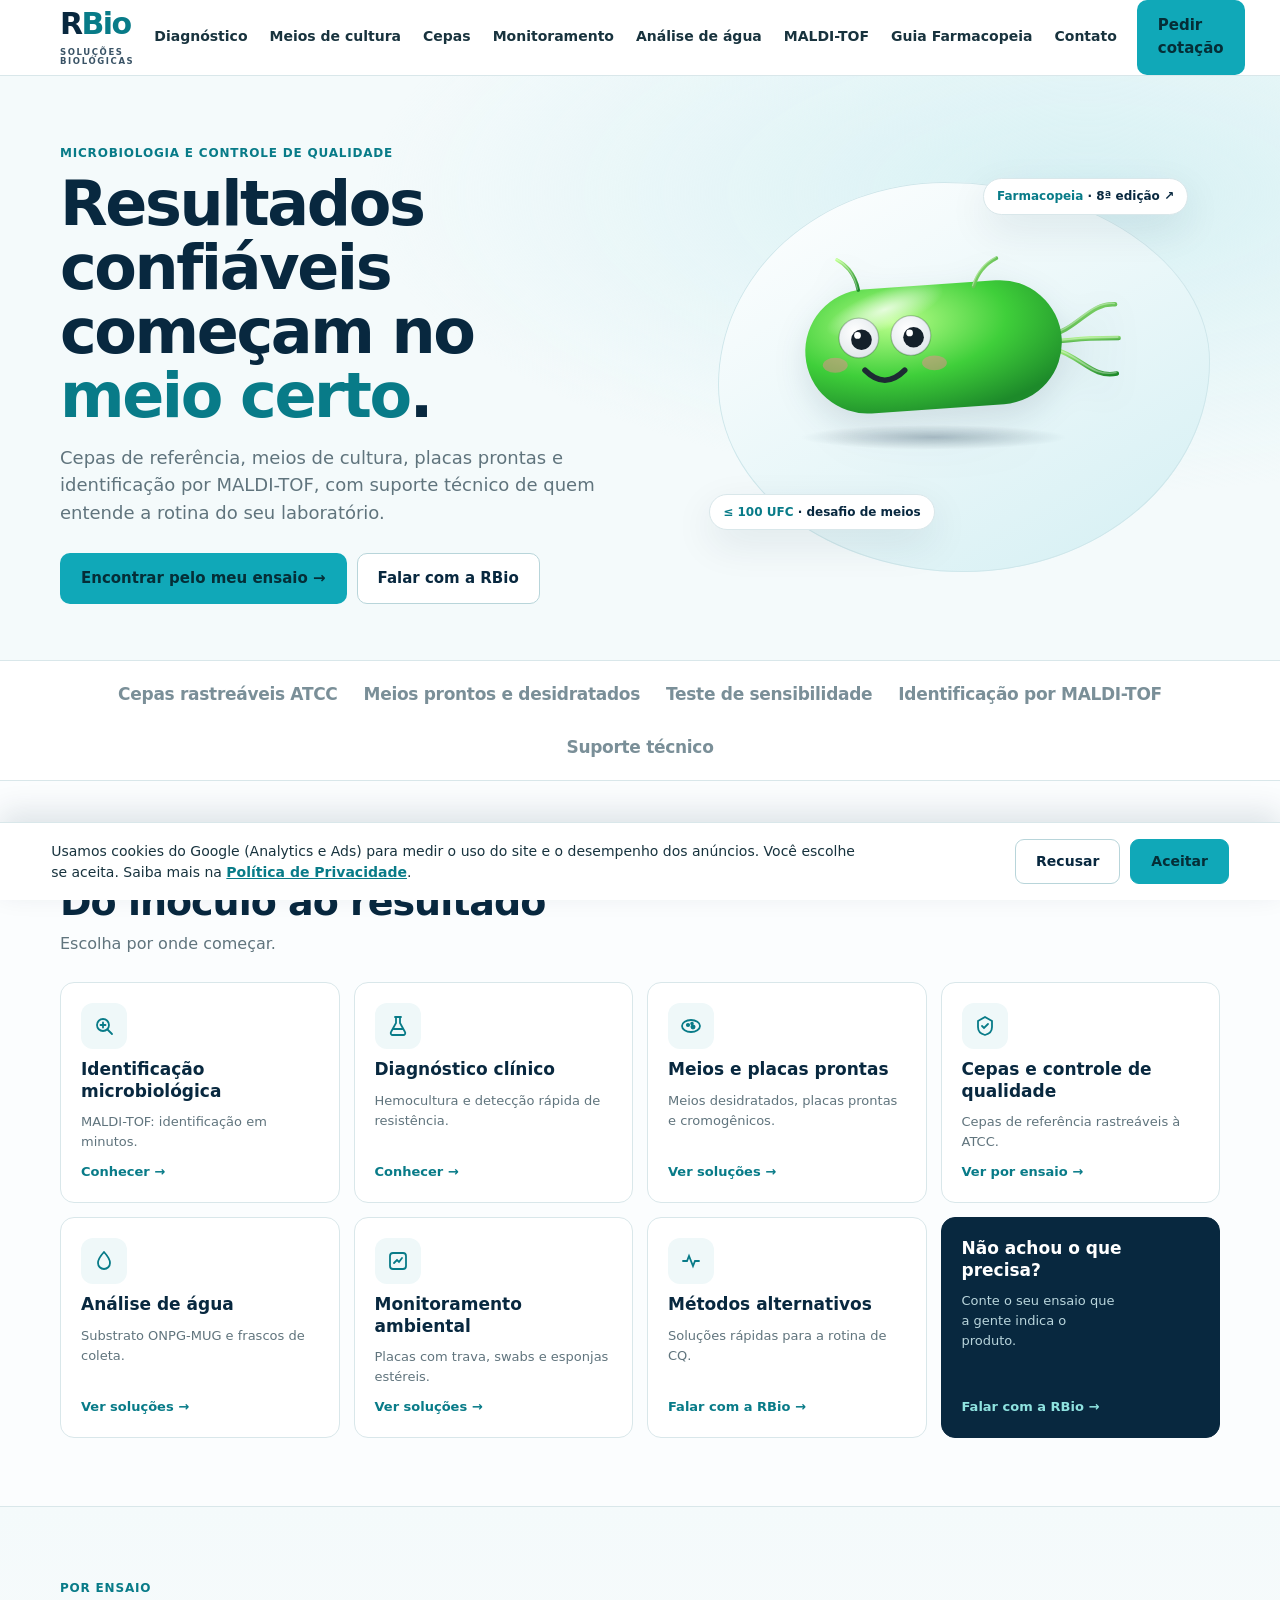
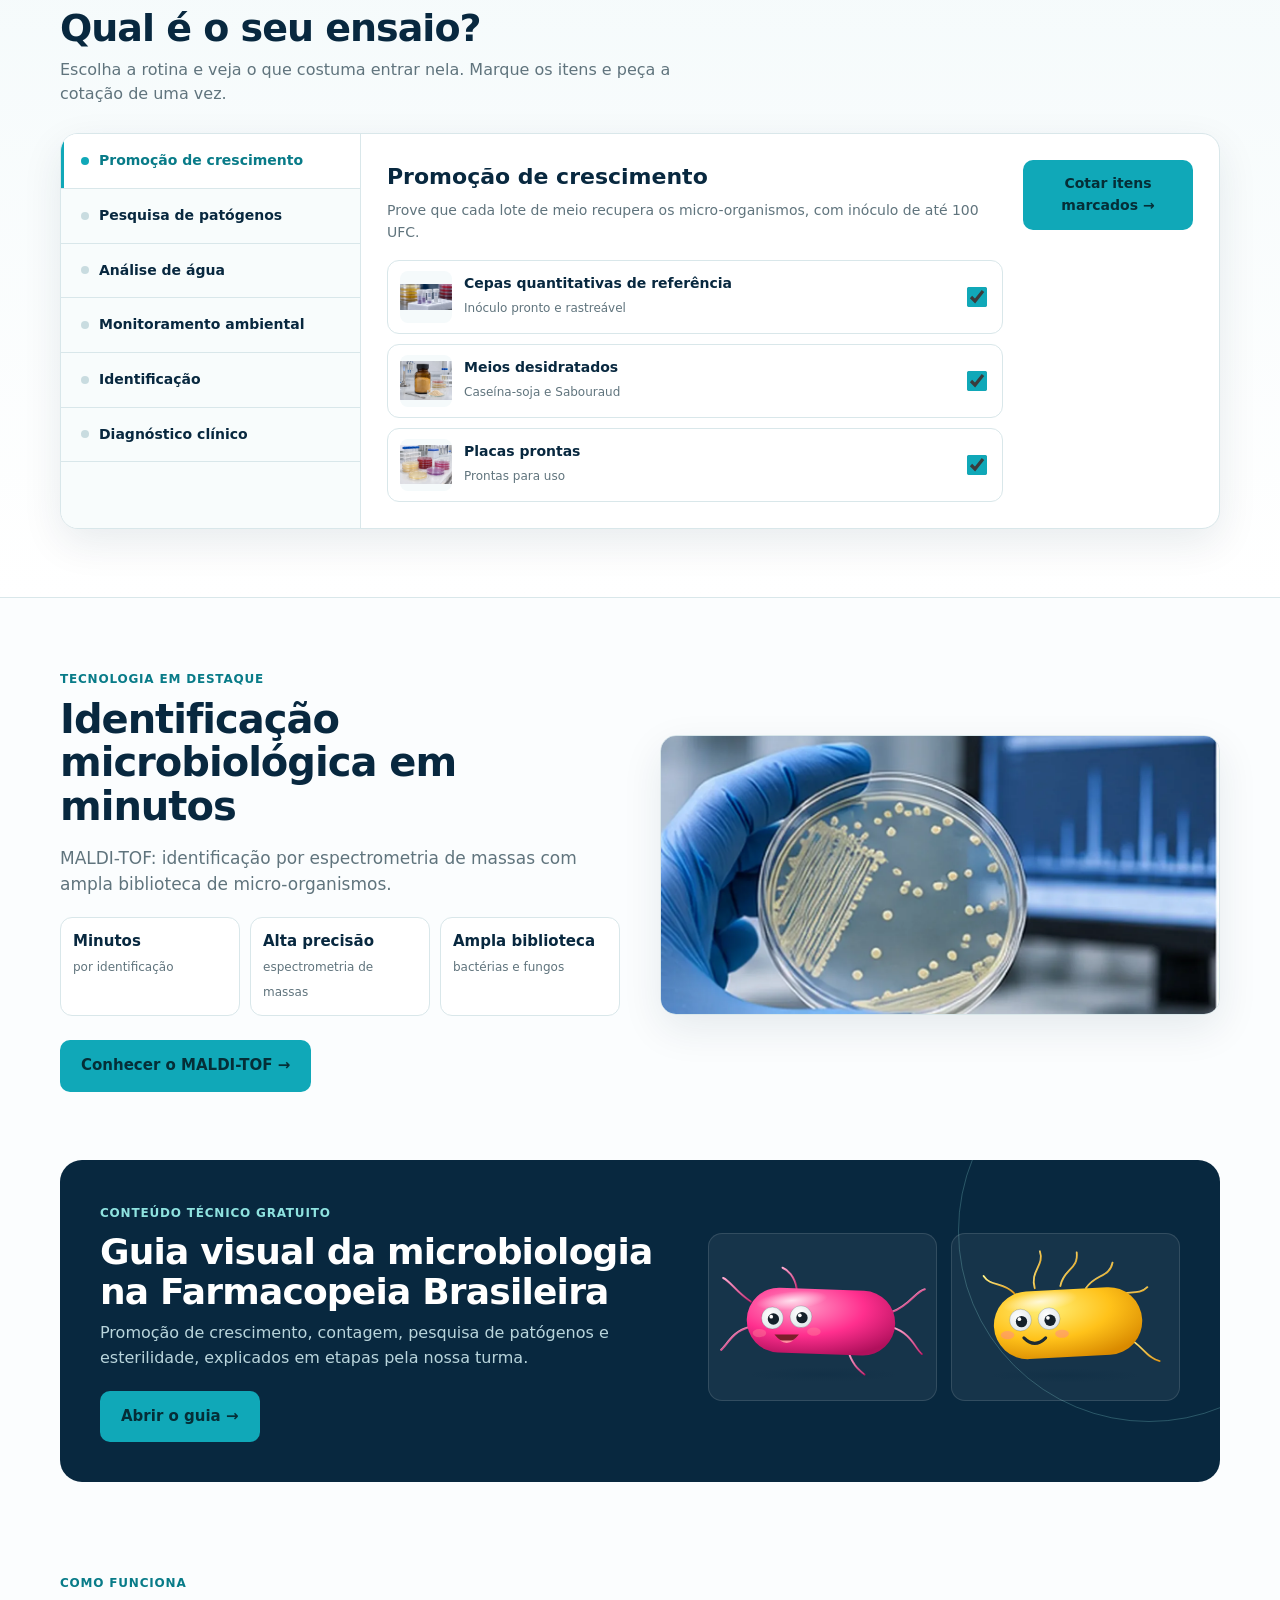
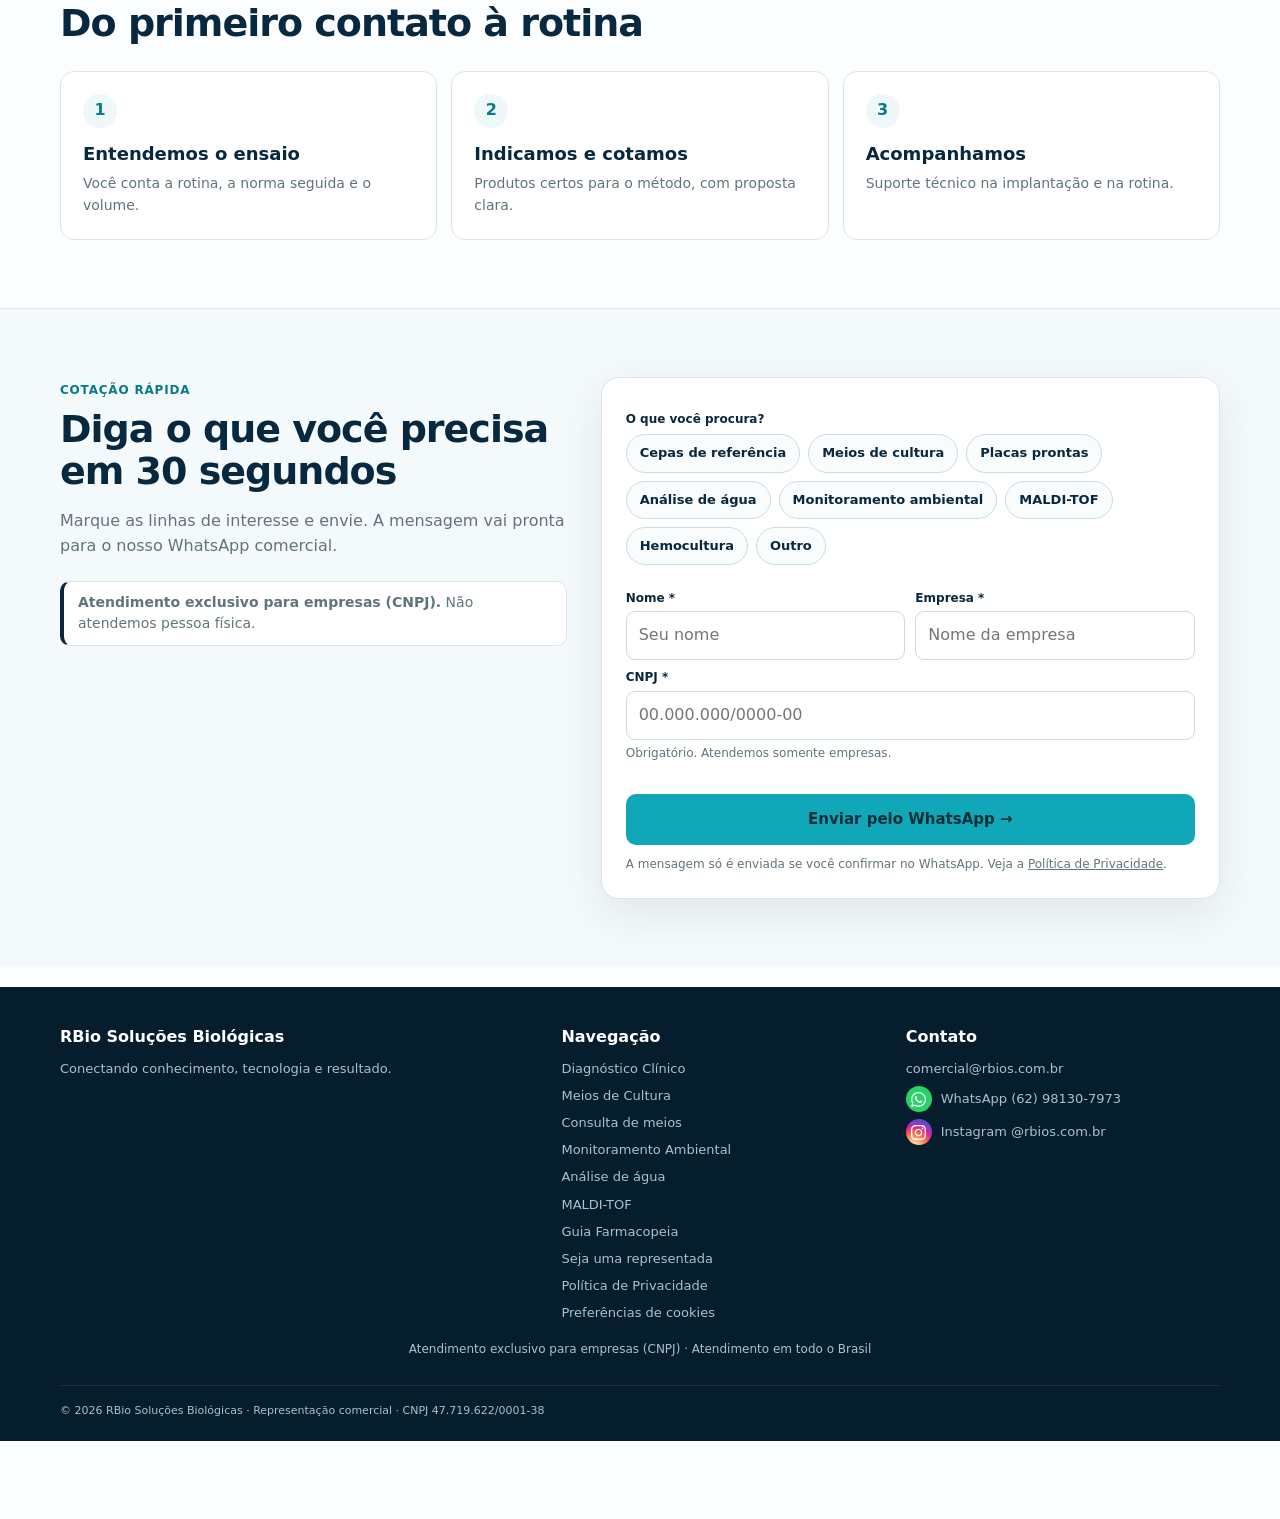
<file: index.html>
<!doctype html>
<html lang="pt-BR">
<head>
<meta charset="utf-8">
<meta name="viewport" content="width=device-width,initial-scale=1">
<title>RBio Soluções Biológicas | Microbiologia e controle de qualidade</title>
<meta name="description" content="Soluções em microbiologia, diagnóstico clínico, meios de cultura, monitoramento ambiental e análise de água para laboratórios e indústrias.">
<link rel="canonical" href="https://rbios.com.br/">
<meta property="og:type" content="website">
<meta property="og:site_name" content="RBio Soluções Biológicas">
<meta property="og:locale" content="pt_BR">
<meta property="og:title" content="RBio Soluções Biológicas | Microbiologia e controle de qualidade">
<meta property="og:description" content="Soluções em microbiologia, diagnóstico clínico, meios de cultura, monitoramento ambiental e análise de água para laboratórios e indústrias.">
<meta property="og:url" content="https://rbios.com.br/">
<meta name="theme-color" content="#0B2D4A">
<link rel="stylesheet" href="cookies.css">
<script src="cookies.js" defer></script>
<!-- Google Ads tag: RBio -->
<script async src="https://www.googletagmanager.com/gtag/js?id=AW-18527985961"></script>
<script src="tags.js"></script>
<link rel="icon" href="favicon.svg" type="image/svg+xml">
<style>
:root{--navy:#08283f;--navy2:#0d4663;--cyan:#10a8b8;--cyan-dark:#087b88;--ice:#eff8f9;--text:#18333e;--muted:#60747d;--line:#d9e7ea;--shadow:0 14px 40px rgba(8,40,63,.09);--r:14px}
*{box-sizing:border-box}html{scroll-behavior:smooth;scroll-padding-top:80px}
body{margin:0;font-family:Inter,ui-sans-serif,system-ui,-apple-system,"Segoe UI",Roboto,Arial,sans-serif;color:var(--text);background:#fbfdfe;line-height:1.55}
a{color:inherit;text-decoration:none}button,input,select{font:inherit}
.container{width:min(1160px,92%);margin:auto}
.btn{display:inline-flex;align-items:center;justify-content:center;gap:8px;padding:13px 20px;border-radius:10px;font-size:15px;font-weight:800;border:1px solid transparent;cursor:pointer;transition:.2s}
.btn-primary{background:var(--cyan);color:#052e37}.btn-primary:hover{background:#0796a5;transform:translateY(-1px)}
.btn-outline{background:#fff;border-color:#b8d5da;color:var(--navy)}.btn-outline:hover{border-color:var(--cyan)}
.btn-dark{background:var(--navy);color:#fff}
.eyebrow{display:inline-block;color:var(--cyan-dark);font-size:12px;font-weight:850;letter-spacing:.8px;text-transform:uppercase;margin-bottom:10px}
/* header */
.header{position:sticky;top:0;z-index:50;background:rgba(255,255,255,.96);backdrop-filter:blur(10px);border-bottom:1px solid var(--line)}
.nav{min-height:70px;display:flex;align-items:center;justify-content:space-between;gap:20px}
.brand-wordmark{font-size:30px;line-height:1;font-weight:800;letter-spacing:-1.6px}.brand-wordmark b{color:var(--navy)}.brand-wordmark i{color:#087b88;font-style:normal}.brand-wordmark small{display:block;font-size:8.5px;margin-top:6px;letter-spacing:1.6px;color:#08283f;opacity:.8;font-weight:800}
.menu{display:flex;gap:22px;font-size:14px;font-weight:750}.menu a:hover{color:var(--cyan-dark)}
.menu-toggle{display:none;border:1px solid var(--line);background:#fff;border-radius:8px;width:42px;height:42px;font-size:20px;color:var(--navy)}
.mobile-menu{display:none;background:#fff;border-top:1px solid var(--line)}.mobile-menu a{display:block;padding:14px 4%;border-bottom:1px solid var(--line);font-weight:750}.mobile-menu.open{display:block}
/* hero */
.hero{position:relative;overflow:hidden;background:radial-gradient(1200px 500px at 85% 20%,#d7f1f4 0%,rgba(215,241,244,0) 60%),#f4fafb;border-bottom:1px solid var(--line);padding:64px 0 56px}
.hero-grid{display:grid;grid-template-columns:1.05fr .95fr;gap:40px;align-items:center}
.hero h1{font-size:clamp(38px,5vw,62px);line-height:1.03;letter-spacing:-2.4px;color:var(--navy);margin:0 0 16px}
.hero h1 em{font-style:normal;color:var(--cyan-dark)}
.hero p{font-size:18px;color:var(--muted);margin:0;max-width:560px}
.actions{display:flex;gap:10px;flex-wrap:wrap;margin-top:26px}
.trust{display:flex;gap:18px;flex-wrap:wrap;margin-top:24px;font-size:13px;color:var(--muted);font-weight:700}
.trust span:before{content:"✓";color:var(--cyan-dark);margin-right:6px;font-weight:900}
.stage{position:relative;height:440px}
.blob{position:absolute;inset:30px 10px 20px 30px;background:linear-gradient(150deg,#ffffff 0%,#d4eff3 100%);border-radius:46% 54% 50% 50%/52% 46% 54% 48%;box-shadow:inset 0 0 0 1px #cfe7eb}
.ch{position:absolute;filter:drop-shadow(0 12px 16px rgba(8,40,63,.12));animation:float 5s ease-in-out infinite}
.ch img{width:100%;display:block}.ch:hover img{transform:scale(1.04);transition:.2s}.ch:focus-visible{outline:3px solid rgba(16,168,184,.5);border-radius:20px}
@keyframes float{0%,100%{transform:translateY(0)}50%{transform:translateY(-10px)}}
.ch.c1{width:70%;left:12%;top:12%;animation-delay:0s;z-index:3}
.ch.c2{width:34%;left:0;top:4%;animation-delay:-1.2s}
.ch.c3{width:34%;right:-2%;top:2%;animation-delay:-2.4s}
.ch.c4{width:34%;right:2%;bottom:4%;animation-delay:-3.1s}
.ch.c5{width:33%;right:0;bottom:4%;animation-delay:-.6s}
.tag{position:absolute;z-index:4;background:#fff;border:1px solid var(--line);border-radius:999px;padding:8px 13px;font-size:12px;font-weight:800;color:var(--navy);box-shadow:var(--shadow)}
.tag b{color:var(--cyan-dark)}
a.tag{text-decoration:none;cursor:pointer}a.tag:hover{border-color:var(--cyan-dark)}
.tag.t1{left:4%;bottom:14%}.tag.t2{right:6%;top:6%}
.rel{position:relative}.peek{position:absolute;z-index:2;width:190px;animation:float 5.5s ease-in-out infinite;filter:drop-shadow(0 12px 16px rgba(8,40,63,.12))}.peek img{width:100%;display:block}
.peek.p-sol{right:10px;top:-50px;width:150px}.peek.p-maldi{left:-70px;bottom:-56px;width:170px;animation-delay:-2s}.feature .peek img{border:0;box-shadow:none;border-radius:0}.peek.p-steps{right:10px;top:-40px;width:180px;animation-delay:-1s}
@media(prefers-reduced-motion:reduce){.ch,.peek{animation:none}}
/* brands */
.brands{background:#fff;border-bottom:1px solid var(--line);padding:20px 0}
.brands .container{display:flex;align-items:center;gap:26px;flex-wrap:wrap;justify-content:center}
.brands small{font-size:11px;letter-spacing:1px;text-transform:uppercase;color:var(--muted);font-weight:800}
.brand-chip{font-size:17px;font-weight:850;color:#7a8f98;letter-spacing:-.3px}
/* sections */
section{padding:68px 0}
.head{margin-bottom:26px}.head h2{margin:0;color:var(--navy);font-size:clamp(28px,3.4vw,38px);letter-spacing:-1px;line-height:1.1}.head p{margin:8px 0 0;color:var(--muted);max-width:640px}
.grid4{display:grid;grid-template-columns:repeat(4,1fr);gap:14px}
.card{position:relative;display:flex;flex-direction:column;gap:10px;background:#fff;border:1px solid var(--line);border-radius:var(--r);padding:20px;min-height:178px;transition:.2s;overflow:hidden}
.card:hover{border-color:#9ccfd5;transform:translateY(-3px);box-shadow:var(--shadow)}
.ico{width:46px;height:46px;border-radius:12px;background:var(--ice);display:grid;place-items:center;color:var(--cyan-dark)}
.ico svg{width:24px;height:24px}
.card h3{margin:0;color:var(--navy);font-size:17px;line-height:1.25}
.card p{margin:0;color:var(--muted);font-size:13px}
.card .go{margin-top:auto;font-size:13px;font-weight:850;color:var(--cyan-dark)}
.card.cta{background:var(--navy);border-color:var(--navy);color:#fff}.card.cta h3{color:#fff}.card.cta p{color:#b9d5dc}.card.cta .go{color:#8fe3e0}
.card.cta{padding-right:96px}.card.cta img{position:absolute;right:-18px;bottom:-14px;width:120px;opacity:.95}
/* finder */
.finder{background:linear-gradient(180deg,#f4fafb,#fff);border-top:1px solid var(--line);border-bottom:1px solid var(--line)}
.finder-box{display:grid;grid-template-columns:300px 1fr;gap:0;background:#fff;border:1px solid var(--line);border-radius:18px;overflow:hidden;box-shadow:var(--shadow)}
.tabs{display:flex;flex-direction:column;border-right:1px solid var(--line);background:#f8fcfc}
.tabs button{all:unset;cursor:pointer;padding:16px 20px;border-bottom:1px solid var(--line);font-size:14px;font-weight:800;color:var(--navy);display:flex;gap:10px;align-items:center}
.tabs button:before{content:"";width:8px;height:8px;border-radius:50%;background:#c9dce0}
.tabs button[aria-selected="true"]{background:#fff;color:var(--cyan-dark);box-shadow:inset 3px 0 0 var(--cyan)}
.tabs button[aria-selected="true"]:before{background:var(--cyan)}
.tabs button:focus-visible{outline:3px solid rgba(16,168,184,.45);outline-offset:-3px}
.panel{padding:26px;display:grid;grid-template-columns:1fr 170px;gap:20px}
.panel h3{margin:0 0 6px;color:var(--navy);font-size:22px}.panel>div>p{margin:0 0 16px;color:var(--muted);font-size:14px}
.items{display:grid;gap:10px}
.item{display:flex;gap:12px;align-items:center;border:1px solid var(--line);border-radius:12px;padding:10px 12px}
.item img{width:52px;height:52px;object-fit:contain;background:#f5fafb;border-radius:8px;flex:0 0 auto}
.item b{display:block;color:var(--navy);font-size:14px}.item span{font-size:12px;color:var(--muted)}
.item input{margin-left:auto;width:20px;height:20px;accent-color:var(--cyan)}
.panel-side{display:flex;flex-direction:column;align-items:center;justify-content:space-between;gap:14px;text-align:center}
.panel-side img{width:100%;max-width:170px}
.panel-side .btn{width:100%;font-size:14px;padding:12px 10px}
/* maldi */
.feature{display:grid;grid-template-columns:1fr 1fr;gap:40px;align-items:center}
.feature img{width:100%;border-radius:16px;border:1px solid var(--line);box-shadow:var(--shadow)}
.feature h2{font-size:clamp(28px,3.4vw,40px);color:var(--navy);margin:0 0 10px;letter-spacing:-1px;line-height:1.08}
.feature p{color:var(--muted);font-size:17px}
.stats{display:grid;grid-template-columns:repeat(3,1fr);gap:10px;margin:20px 0 24px}
.stat{border:1px solid var(--line);border-radius:12px;padding:12px;background:#fff}.stat b{display:block;color:var(--navy);font-size:15px}.stat span{font-size:12px;color:var(--muted)}
/* guide */
.guide{background:var(--navy);color:#dcefF2;border-radius:22px;padding:40px;display:grid;grid-template-columns:1.1fr .9fr;gap:30px;align-items:center;overflow:hidden;position:relative}
.guide:after{content:"";position:absolute;right:-120px;top:-120px;width:380px;height:380px;border-radius:50%;border:1px solid rgba(143,227,224,.25)}
.guide h2{color:#fff;font-size:clamp(26px,3.2vw,36px);margin:0 0 10px;letter-spacing:-.8px;line-height:1.1}.guide p{color:#b9d5dc;margin:0 0 20px}
.guide .eyebrow{color:#8fe3e0}
.turma{display:grid;grid-template-columns:repeat(3,1fr);gap:8px;position:relative;z-index:1}
.turma span{display:block}.turma.duo{grid-template-columns:1fr 1fr;gap:14px}.turma img{width:100%;background:rgba(255,255,255,.06);border:1px solid rgba(255,255,255,.12);border-radius:14px;padding:6px}
/* steps */
.steps{display:grid;grid-template-columns:repeat(3,1fr);gap:14px;counter-reset:s}
.step{background:#fff;border:1px solid var(--line);border-radius:var(--r);padding:22px}
.step:before{counter-increment:s;content:counter(s);display:grid;place-items:center;width:34px;height:34px;border-radius:50%;background:var(--ice);color:var(--cyan-dark);font-weight:900;margin-bottom:12px}
.step h3{margin:0 0 6px;color:var(--navy);font-size:18px}.step p{margin:0;color:var(--muted);font-size:14px}
/* quote */
.quote{display:grid;grid-template-columns:.9fr 1.1fr;gap:34px;align-items:start}
.quote h2{color:var(--navy);font-size:clamp(28px,3.4vw,38px);margin:0 0 10px;letter-spacing:-1px;line-height:1.1}.quote p{color:var(--muted)}
.qform{background:#fff;border:1px solid var(--line);border-radius:18px;padding:24px;box-shadow:var(--shadow)}
.chips{display:flex;flex-wrap:wrap;gap:8px;margin:6px 0 16px}
.chips label{cursor:pointer}.chips input{position:absolute;opacity:0}
.chips span{display:inline-block;border:1px solid #c9dce0;border-radius:999px;padding:8px 13px;font-size:13px;font-weight:750;color:var(--navy);background:#f9fcfc;transition:.15s}
.chips input:checked+span{background:var(--cyan);border-color:var(--cyan);color:#052e37}
.chips input:focus-visible+span{outline:3px solid rgba(16,168,184,.45)}
.qform label.f{display:block;font-size:12px;font-weight:800;color:var(--navy);margin:8px 0 4px}
.qform input[type=text]{width:100%;border:1px solid #c9dce0;border-radius:9px;padding:11px 12px}
.two{display:grid;grid-template-columns:1fr 1fr;gap:10px}
.cnpj-note{display:inline-block;background:#fff;border:1px solid var(--line);border-left:4px solid var(--navy);border-radius:10px;padding:10px 14px;font-size:14px;margin-top:6px}
.qerr{color:#b42318;font-size:12px;min-height:16px;margin:8px 0}
footer{background:#061d2d;color:#a9c2cc;padding:38px 0 22px;margin-top:20px}
.footer-grid{display:grid;grid-template-columns:1.5fr 1fr 1fr;gap:30px}.footer-title{color:#fff;font-weight:850;margin-bottom:9px}footer a{display:block;font-size:13px;margin:7px 0}
.copyright{border-top:1px solid rgba(255,255,255,.1);margin-top:26px;padding-top:16px;font-size:11px}

@media(max-width:960px){.menu,.nav>.btn{display:none}.menu-toggle{display:block}.hero-grid,.feature,.guide,.quote{grid-template-columns:1fr}.stage{height:340px;max-width:460px;margin:auto;width:100%}.grid4{grid-template-columns:1fr 1fr}.finder-box{grid-template-columns:1fr}.tabs{flex-direction:row;overflow-x:auto;border-right:0;border-bottom:1px solid var(--line)}.tabs button{white-space:nowrap;border-bottom:0;border-right:1px solid var(--line)}.tabs button[aria-selected="true"]{box-shadow:inset 0 -3px 0 var(--cyan)}.panel{grid-template-columns:1fr}.panel-side{flex-direction:row}.panel-side img{max-width:110px}.steps{grid-template-columns:1fr}.footer-grid{grid-template-columns:1fr 1fr}}
@media(max-width:960px){.peek{width:130px}.peek.p-sol{top:-20px}.peek.p-maldi{left:auto;right:-6px;bottom:auto;top:-70px;width:120px}.peek.p-steps{top:-26px;width:120px}}
@media(max-width:560px){.has-peek .head{padding-right:92px}.peek{width:92px}.peek.p-sol{top:-6px;right:-8px}.peek.p-steps{width:96px;top:-4px;right:-8px}.quote span[data-acao]{width:120px!important}.hero{padding:40px 0}.hero p{font-size:16px}.actions .btn{width:100%}.stage{height:290px}.grid4{grid-template-columns:1fr 1fr;gap:10px}.card{min-height:auto;padding:14px;gap:8px}.card p{display:none}.card h3{font-size:15px}.ico{width:38px;height:38px}.card.cta{grid-column:1/-1;padding-right:110px}.card.cta p{display:block}.tag{font-size:10.5px;padding:6px 10px}.tag.t1{left:0;top:auto;bottom:-2%}.tag.t2{right:0;top:-2%}.stats{grid-template-columns:1fr}.guide{padding:26px}.two{grid-template-columns:1fr}.footer-grid{grid-template-columns:1fr}.brand-chip{font-size:15px}.brands .container{gap:14px}}
.feature .rel>img{height:auto!important;aspect-ratio:2/1;object-fit:cover}
.menu a{white-space:nowrap}
@media(max-width:1180px){.menu,.nav>.btn{display:none}.menu-toggle{display:block}}
</style>
<style id="social-icons">footer a.social-link{display:flex;align-items:center;gap:9px}.social-badge{width:26px;height:26px;border-radius:50%;display:grid;place-items:center;flex:none;color:#fff}.social-badge svg{width:15px;height:15px;fill:currentColor}.social-badge.wa{background:#25d366}.social-badge.ig{background:radial-gradient(circle at 30% 107%,#fdf497 0%,#fdf497 5%,#fd5949 45%,#d6249f 60%,#285aeb 90%)}footer a.social-link:hover .social-badge{filter:brightness(1.08)}a.whatsapp svg{width:28px;height:28px;fill:#fff;stroke:none}</style></head>
<body>
<header class="header">
<div class="container nav">
<a class="brand" href="index.html" aria-label="RBio Soluções Biológicas"><span class="brand-wordmark"><b>R</b><i>Bio</i><small>SOLUÇÕES BIOLÓGICAS</small></span></a>
<nav class="menu" aria-label="Navegação principal"><a href="diagnostico-clinico.html">Diagnóstico</a><a href="meios-de-cultura.html">Meios de cultura</a><a href="cepas-de-referencia.html">Cepas</a><a href="monitoramento-ambiental.html">Monitoramento</a><a href="analise-de-agua.html">Análise de água</a><a href="maldi.html">MALDI-TOF</a><a href="farmacopeia.html">Guia Farmacopeia</a><a href="#contato">Contato</a></nav>
<a class="btn btn-primary" href="#contato">Pedir cotação</a>
<button class="menu-toggle" aria-label="Abrir menu" aria-expanded="false" aria-controls="mm" onclick="this.setAttribute('aria-expanded',document.getElementById('mm').classList.toggle('open'))">☰</button>
</div>
<div class="mobile-menu" id="mm"><a href="index.html">Início</a><a href="diagnostico-clinico.html">Diagnóstico</a><a href="meios-de-cultura.html">Meios de cultura</a><a href="cepas-de-referencia.html">Cepas de referência</a><a href="monitoramento-ambiental.html">Monitoramento</a><a href="analise-de-agua.html">Análise de água</a><a href="maldi.html">MALDI-TOF</a><a href="farmacopeia.html">Guia Farmacopeia</a><a href="parcerias.html">Para fabricantes</a><a href="#contato">Contato</a></div>
</header>

<main>
<section class="hero">
<div class="container hero-grid">
<div>
<span class="eyebrow">Microbiologia e controle de qualidade</span>
<h1>Resultados confiáveis começam no <em>meio certo</em>.</h1>
<p>Cepas de referência, meios de cultura, placas prontas e identificação por MALDI-TOF, com suporte técnico de quem entende a rotina do seu laboratório.</p>
<div class="actions"><a class="btn btn-primary" href="#ensaio">Encontrar pelo meu ensaio →</a><a class="btn btn-outline" href="#contato">Falar com a RBio</a></div>
</div>
<div class="stage">
<div class="blob"></div>
<div class="ch c1" data-acao="pigmento" data-nome="Pseudomonas aeruginosa" data-fato="Nado com um flagelo polar. Me pega se for capaz!"><img src="img/turma/pseudomonas.svg" alt="Pseudomonas aeruginosa"></div>
<div class="tag t1" aria-hidden="true"><b>≤ 100 UFC</b> · desafio de meios</div>
<a class="tag t2" href="https://www.gov.br/anvisa/pt-br/assuntos/farmacopeia/farmacopeia-brasileira" target="_blank" rel="noopener" aria-label="Farmacopeia Brasileira 8ª edição no site da Anvisa (abre em nova aba)"><b>Farmacopeia</b> · 8ª edição ↗</a>
</div>
</div>
</section>

<div class="brands"><div class="container"><span class="brand-chip">Cepas rastreáveis ATCC</span><span class="brand-chip">Meios prontos e desidratados</span><span class="brand-chip">Teste de sensibilidade</span><span class="brand-chip">Identificação por MALDI-TOF</span><span class="brand-chip">Suporte técnico</span></div></div>

<section id="solucoes">
<div class="container rel">
<div class="head"><span class="eyebrow">Soluções</span><h2>Do inóculo ao resultado</h2><p>Escolha por onde começar.</p></div>
<div class="grid4">
<a class="card" href="maldi.html"><span class="ico"><svg viewBox="0 0 24 24" fill="none" stroke="currentColor" stroke-width="1.8" stroke-linecap="round"><circle cx="11" cy="11" r="6"/><path d="M20 20l-4.5-4.5M8.5 11h5M11 8.5v5"/></svg></span><h3>Identificação microbiológica</h3><p>MALDI-TOF: identificação em minutos.</p><span class="go">Conhecer →</span></a>
<a class="card" href="diagnostico-clinico.html"><span class="ico"><svg viewBox="0 0 24 24" fill="none" stroke="currentColor" stroke-width="1.8" stroke-linecap="round"><path d="M9 3h6M10 3v6l-5 9a2 2 0 0 0 2 3h10a2 2 0 0 0 2-3l-5-9V3"/><path d="M7.5 15h9"/></svg></span><h3>Diagnóstico clínico</h3><p>Hemocultura e detecção rápida de resistência.</p><span class="go">Conhecer →</span></a>
<a class="card" href="meios-de-cultura.html"><span class="ico"><svg viewBox="0 0 24 24" fill="none" stroke="currentColor" stroke-width="1.8"><ellipse cx="12" cy="12" rx="9" ry="6"/><circle cx="9" cy="11" r="1.2" fill="currentColor"/><circle cx="14" cy="13" r="1.6" fill="currentColor"/><circle cx="13" cy="9.5" r=".9" fill="currentColor"/></svg></span><h3>Meios e placas prontas</h3><p>Meios desidratados, placas prontas e cromogênicos.</p><span class="go">Ver soluções →</span></a>
<a class="card" href="#ensaio"><span class="ico"><svg viewBox="0 0 24 24" fill="none" stroke="currentColor" stroke-width="1.8" stroke-linecap="round"><path d="M12 3l7 4v6c0 4-3 7-7 8-4-1-7-4-7-8V7z"/><path d="M9 12l2 2 4-4"/></svg></span><h3>Cepas e controle de qualidade</h3><p>Cepas de referência rastreáveis à ATCC.</p><span class="go">Ver por ensaio →</span></a>
<a class="card" href="analise-de-agua.html"><span class="ico"><svg viewBox="0 0 24 24" fill="none" stroke="currentColor" stroke-width="1.8" stroke-linecap="round"><path d="M12 3s6 6.5 6 11a6 6 0 0 1-12 0c0-4.5 6-11 6-11z"/></svg></span><h3>Análise de água</h3><p>Substrato ONPG-MUG e frascos de coleta.</p><span class="go">Ver soluções →</span></a>
<a class="card" href="monitoramento-ambiental.html"><span class="ico"><svg viewBox="0 0 24 24" fill="none" stroke="currentColor" stroke-width="1.8" stroke-linecap="round"><rect x="4" y="4" width="16" height="16" rx="3"/><path d="M8 14l3-3 2 2 3-4"/></svg></span><h3>Monitoramento ambiental</h3><p>Placas com trava, swabs e esponjas estéreis.</p><span class="go">Ver soluções →</span></a>
<a class="card" href="#contato"><span class="ico"><svg viewBox="0 0 24 24" fill="none" stroke="currentColor" stroke-width="1.8" stroke-linecap="round"><path d="M4 12h4l2-5 4 10 2-5h4"/></svg></span><h3>Métodos alternativos</h3><p>Soluções rápidas para a rotina de CQ.</p><span class="go">Falar com a RBio →</span></a>
<a class="card cta" href="#contato"><h3>Não achou o que precisa?</h3><p>Conte o seu ensaio que a gente indica o produto.</p><span class="go">Falar com a RBio →</span></a>
</div>
</div>
</section>

<section class="finder" id="ensaio">
<div class="container">
<div class="head"><span class="eyebrow">Por ensaio</span><h2>Qual é o seu ensaio?</h2><p>Escolha a rotina e veja o que costuma entrar nela. Marque os itens e peça a cotação de uma vez.</p></div>
<div class="finder-box">
<div class="tabs" role="tablist" id="tabs"></div>
<div class="panel" id="panel" role="tabpanel"></div>
</div>
</div>
</section>

<section>
<div class="container feature">
<div>
<span class="eyebrow">Tecnologia em destaque</span>
<h2>Identificação microbiológica em minutos</h2>
<p>MALDI-TOF: identificação por espectrometria de massas com ampla biblioteca de micro-organismos.</p>
<div class="stats"><div class="stat"><b>Minutos</b><span>por identificação</span></div><div class="stat"><b>Alta precisão</b><span>espectrometria de massas</span></div><div class="stat"><b>Ampla biblioteca</b><span>bactérias e fungos</span></div></div>
<a class="btn btn-primary" href="maldi.html">Conhecer o MALDI-TOF →</a>
</div>
<div class="rel"><img src="img/identificacao-microbiana.webp" alt="Placa com colônias para identificação microbiana" width="1200" height="600" loading="lazy"></div>
</div>
</section>

<section style="padding-top:0">
<div class="container">
<div class="guide">
<div>
<span class="eyebrow">Conteúdo técnico gratuito</span>
<h2>Guia visual da microbiologia na Farmacopeia Brasileira</h2>
<p>Promoção de crescimento, contagem, pesquisa de patógenos e esterilidade, explicados em etapas pela nossa turma.</p>
<a class="btn btn-primary" href="farmacopeia.html">Abrir o guia →</a>
</div>
<div class="turma duo"><span data-acao="agito" data-nome="Escherichia coli" data-fato="Sou rosa no MacConkey porque fermento lactose."><img src="img/turma/ecoli.svg" alt="Escherichia coli"></span><span data-acao="agito" data-nome="Salmonella" data-fato="No XLD, minhas colônias ficam com centro preto."><img src="img/turma/salmonella.svg" alt="Salmonella"></span></div>
</div>
</div>
</section>

<section style="padding-top:20px">
<div class="container">
<div class="rel"></div>
<div class="head"><span class="eyebrow">Como funciona</span><h2>Do primeiro contato à rotina</h2></div>
<div class="steps">
<div class="step"><h3>Entendemos o ensaio</h3><p>Você conta a rotina, a norma seguida e o volume.</p></div>
<div class="step"><h3>Indicamos e cotamos</h3><p>Produtos certos para o método, com proposta clara.</p></div>
<div class="step"><h3>Acompanhamos</h3><p>Suporte técnico na implantação e na rotina.</p></div>
</div>
</div>
</section>

<section id="contato" style="background:#f4fafb;border-top:1px solid var(--line)">
<div class="container quote">
<div>
<span class="eyebrow">Cotação rápida</span>
<h2>Diga o que você precisa em 30 segundos</h2>
<p>Marque as linhas de interesse e envie. A mensagem vai pronta para o nosso WhatsApp comercial.</p>
<p class="cnpj-note"><strong>Atendimento exclusivo para empresas (CNPJ).</strong> Não atendemos pessoa física.</p>
</div>
<form class="qform" id="qform" novalidate>
<label class="f">O que você procura?</label>
<div class="chips" id="chips"></div>
<div class="two"><div><label class="f" for="qn">Nome *</label><input type="text" id="qn" placeholder="Seu nome" autocomplete="name" required></div><div><label class="f" for="qe">Empresa *</label><input type="text" id="qe" placeholder="Nome da empresa" autocomplete="organization" required></div></div>
<label class="f" for="qc">CNPJ *</label><input type="text" id="qc" placeholder="00.000.000/0000-00" inputmode="numeric" maxlength="18" autocomplete="off" required aria-describedby="qcd">
<p id="qcd" style="font-size:12px;color:var(--muted);margin:4px 0 0">Obrigatório. Atendemos somente empresas.</p>
<p class="qerr" id="qerr" role="alert"></p>
<button class="btn btn-primary" type="submit" style="width:100%">Enviar pelo WhatsApp →</button>
<p style="font-size:12px;color:var(--muted);margin:10px 0 0">A mensagem só é enviada se você confirmar no WhatsApp. Veja a <a href="politica-de-privacidade.html" style="text-decoration:underline">Política de Privacidade</a>.</p>
</form>
</div>
</section>
</main>

<footer><div class="container footer-grid"><div><div class="footer-title">RBio Soluções Biológicas</div><div style="font-size:13px">Conectando conhecimento, tecnologia e resultado.</div></div><div><div class="footer-title">Navegação</div><a href="diagnostico-clinico.html">Diagnóstico Clínico</a><a href="meios-de-cultura.html">Meios de Cultura</a><a href="consulta-meios.html">Consulta de meios</a><a href="monitoramento-ambiental.html">Monitoramento Ambiental</a><a href="analise-de-agua.html">Análise de água</a><a href="maldi.html">MALDI-TOF</a><a href="farmacopeia.html">Guia Farmacopeia</a><a href="parcerias.html">Seja uma representada</a><a href="politica-de-privacidade.html">Política de Privacidade</a><a href="politica-de-privacidade.html#cookies" data-cookie-prefs>Preferências de cookies</a></div><div><div class="footer-title">Contato</div><a href="mailto:comercial@rbios.com.br">comercial@rbios.com.br</a><a class="social-link" href="https://wa.me/5562981307973" target="_blank" rel="noopener"><span class="social-badge wa" aria-hidden="true"><svg viewBox="0 0 24 24"><path d="M17.472 14.382c-.297-.149-1.758-.867-2.03-.967-.273-.099-.471-.148-.67.15-.197.297-.767.966-.94 1.164-.173.199-.347.223-.644.075-.297-.15-1.255-.463-2.39-1.475-.883-.788-1.48-1.761-1.653-2.059-.173-.297-.018-.458.13-.606.134-.133.298-.347.446-.52.149-.174.198-.298.298-.497.099-.198.05-.371-.025-.52-.075-.149-.669-1.612-.916-2.207-.242-.579-.487-.5-.669-.51-.173-.008-.371-.01-.57-.01-.198 0-.52.074-.792.372-.272.297-1.04 1.016-1.04 2.479 0 1.462 1.065 2.875 1.213 3.074.149.198 2.096 3.2 5.077 4.487.709.306 1.262.489 1.694.625.712.227 1.36.195 1.871.118.571-.085 1.758-.719 2.006-1.413.248-.694.248-1.289.173-1.413-.074-.124-.272-.198-.57-.347m-5.421 7.403h-.004a9.87 9.87 0 01-5.031-1.378l-.361-.214-3.741.982.998-3.648-.235-.374a9.86 9.86 0 01-1.51-5.26c.001-5.45 4.436-9.884 9.888-9.884 2.64 0 5.122 1.03 6.988 2.898a9.825 9.825 0 012.893 6.994c-.003 5.45-4.437 9.884-9.885 9.884m8.413-18.297A11.815 11.815 0 0012.05 0C5.495 0 .16 5.335.157 11.892c0 2.096.547 4.142 1.588 5.945L.057 24l6.305-1.654a11.882 11.882 0 005.683 1.448h.005c6.554 0 11.89-5.335 11.893-11.893a11.821 11.821 0 00-3.48-8.413Z"/></svg></span><span>WhatsApp (62) 98130-7973</span></a><a class="social-link" href="https://www.instagram.com/rbios.com.br/" target="_blank" rel="noopener"><span class="social-badge ig" aria-hidden="true"><svg viewBox="0 0 24 24"><path d="M7.0301.084c-1.2768.0602-2.1487.264-2.911.5634-.7888.3075-1.4575.72-2.1228 1.3877-.6652.6677-1.075 1.3368-1.3802 2.127-.2954.7638-.4956 1.6365-.552 2.914-.0564 1.2775-.0689 1.6882-.0626 4.947.0062 3.2586.0206 3.6671.0825 4.9473.061 1.2765.264 2.1482.5635 2.9107.308.7889.72 1.4573 1.388 2.1228.6679.6655 1.3365 1.0743 2.1285 1.38.7632.295 1.6361.4961 2.9134.552 1.2773.056 1.6884.069 4.9462.0627 3.2578-.0062 3.668-.0207 4.9478-.0814 1.28-.0607 2.147-.2652 2.9098-.5633.7889-.3086 1.4578-.72 2.1228-1.3881.665-.6682 1.0745-1.3378 1.3795-2.1284.2957-.7632.4966-1.636.552-2.9124.056-1.2809.0692-1.6898.063-4.948-.0063-3.2583-.021-3.6668-.0817-4.9465-.0607-1.2797-.264-2.1487-.5633-2.9117-.3084-.7889-.72-1.4568-1.3876-2.1228C21.2982 1.33 20.628.9208 19.8378.6165 19.074.321 18.2017.1197 16.9244.0645 15.6471.0093 15.236-.005 11.977.0014 8.718.0076 8.31.0215 7.0301.0839m.1402 21.6932c-1.17-.0509-1.8053-.2453-2.2287-.408-.5606-.216-.96-.4771-1.3819-.895-.422-.4178-.6811-.8186-.9-1.378-.1644-.4234-.3624-1.058-.4171-2.228-.0595-1.2645-.072-1.6442-.079-4.848-.007-3.2037.0053-3.583.0607-4.848.05-1.169.2456-1.805.408-2.2282.216-.5613.4762-.96.895-1.3816.4188-.4217.8184-.6814 1.3783-.9003.423-.1651 1.0575-.3614 2.227-.4171 1.2655-.06 1.6447-.072 4.848-.079 3.2033-.007 3.5835.005 4.8495.0608 1.169.0508 1.8053.2445 2.228.408.5608.216.96.4754 1.3816.895.4217.4194.6816.8176.9005 1.3787.1653.4217.3617 1.056.4169 2.2263.0602 1.2655.0739 1.645.0796 4.848.0058 3.203-.0055 3.5834-.061 4.848-.051 1.17-.245 1.8055-.408 2.2294-.216.5604-.4763.96-.8954 1.3814-.419.4215-.8181.6811-1.3783.9-.4224.1649-1.0577.3617-2.2262.4174-1.2656.0595-1.6448.072-4.8493.079-3.2045.007-3.5825-.006-4.848-.0608M16.953 5.5864A1.44 1.44 0 1 0 18.39 4.144a1.44 1.44 0 0 0-1.437 1.4424M5.8385 12.012c.0067 3.4032 2.7706 6.1557 6.173 6.1493 3.4026-.0065 6.157-2.7701 6.1506-6.1733-.0065-3.4032-2.771-6.1565-6.174-6.1498-3.403.0067-6.156 2.771-6.1496 6.1738M8 12.0077a4 4 0 1 1 4.008 3.9921A3.9996 3.9996 0 0 1 8 12.0077"/></svg></span><span>Instagram @rbios.com.br</span></a></div></div><div class="container" style="font-size:12px;text-align:center;margin-top:10px">Atendimento exclusivo para empresas (CNPJ) · Atendimento em todo o Brasil</div><div class="container copyright">© 2026 RBio Soluções Biológicas · Representação comercial · CNPJ 47.719.622/0001-38</div></footer>
<script src="turma-viva.js" defer></script>

<script>
(function(){
var WA='5562981307973';
var E=[
{k:'Promoção de crescimento',d:'Prove que cada lote de meio recupera os micro-organismos, com inóculo de até 100 UFC.',m:'staphylococcus',i:[['Cepas quantitativas de referência','Inóculo pronto e rastreável','img/cepas-referencia-controle.webp'],['Meios desidratados','Caseína-soja e Sabouraud','img/meios-desidratados.webp'],['Placas prontas','Prontas para uso','img/meios-cultura-prontos.webp']]},
{k:'Pesquisa de patógenos',d:'Meios seletivos e controles positivos para E. coli, Salmonella, P. aeruginosa e S. aureus.',m:'ecoli',i:[['Meios seletivos desidratados','MacConkey, manitol, cetrimida, EEB Mossel','img/meios-seletivos.webp'],['Meios cromogênicos','Leitura mais rápida','img/meios-cromogenicos.webp'],['Cepas de controle','Controle positivo e negativo','img/cepas-referencia-controle.webp']]},
{k:'Análise de água',d:'Coliformes totais e E. coli por substrato cromogênico e coleta correta da amostra.',m:'giardia',i:[['Substrato ONPG-MUG','Coliformes totais e E. coli','img/meios-cromogenicos.webp'],['Frascos de coleta','Com ou sem tiossulfato','img/frasco-amostra-agua.webp'],['Suplemento MUG','Para métodos em placa','img/suplementos-microbiologicos.webp']]},
{k:'Monitoramento ambiental',d:'Superfícies, ar e pessoas, com placas que não abrem no transporte.',m:'aspergillus',i:[['Placas com trava','Segurança no transporte','img/placas-com-trava.webp'],['Placas de monitoramento','Contato e sedimentação','img/placas-monitoramento-ambiental.webp'],['Swab SRK 922C','Coleta de superfície','img/swab-srk-922c-copan.webp']]},
{k:'Identificação',d:'Identificação microbiológica rápida por espectrometria de massas.',m:'pseudomonas',i:[['MALDI-TOF','Identificação em minutos','img/identificacao-microbiana.webp'],['Placas prontas','Consumíveis para a rotina','img/meios-cultura-prontos.webp']]},
{k:'Diagnóstico clínico',d:'Hemocultura e detecção rápida de carbapenemases.',m:'salmonella',i:[['Frascos de hemocultura','Aeróbios e anaeróbios','img/hemocultura-laboratorio.webp'],['NG-Test CARBA 5','Detecção rápida de resistência','img/ng-test-carba5.webp']]}
];
var tabs=document.getElementById('tabs'),panel=document.getElementById('panel');
function esc(s){return s.replace(/[&<>"]/g,function(c){return{'&':'&amp;','<':'&lt;','>':'&gt;','"':'&quot;'}[c]})}
function show(n){
[].forEach.call(tabs.children,function(b,i){b.setAttribute('aria-selected',i===n?'true':'false');b.tabIndex=i===n?0:-1;});
var e=E[n];
panel.innerHTML='<div><h3>'+esc(e.k)+'</h3><p>'+esc(e.d)+'</p><div class="items">'+e.i.map(function(it,j){return '<label class="item"><img src="'+it[2]+'" alt="" loading="lazy"><div><b>'+esc(it[0])+'</b><span>'+esc(it[1])+'</span></div><input type="checkbox" checked data-n="'+esc(it[0])+'" aria-label="Incluir '+esc(it[0])+' na cotação"></label>'}).join('')+'</div></div>'+
'<div class="panel-side"><button class="btn btn-primary" type="button" id="fq">Cotar itens marcados →</button></div>';
document.getElementById('fq').onclick=function(){
var sel=[].map.call(panel.querySelectorAll('input:checked'),function(x){return x.dataset.n});
var msg='Olá, RBio! Quero uma cotação para '+e.k.toLowerCase()+':\n- '+(sel.length?sel.join('\n- '):'(me ajudem a escolher)');
if(typeof rbioLead==='function')rbioLead('buscador_ensaio');
window.open('https://wa.me/'+WA+'?text='+encodeURIComponent(msg),'_blank','noopener');
};
}
E.forEach(function(e,i){var b=document.createElement('button');b.type='button';b.role='tab';b.textContent=e.k;b.onclick=function(){show(i)};b.onkeydown=function(ev){if(ev.key==='ArrowDown'||ev.key==='ArrowRight'){ev.preventDefault();var j=(i+1)%E.length;show(j);tabs.children[j].focus()}if(ev.key==='ArrowUp'||ev.key==='ArrowLeft'){ev.preventDefault();var j=(i-1+E.length)%E.length;show(j);tabs.children[j].focus()}};tabs.appendChild(b)});
show(0);
var C=['Cepas de referência','Meios de cultura','Placas prontas','Análise de água','Monitoramento ambiental','MALDI-TOF','Hemocultura','Outro'];
document.getElementById('chips').innerHTML=C.map(function(c){return '<label><input type="checkbox" value="'+c+'"><span>'+c+'</span></label>'}).join('');
var f=document.getElementById('qform'),qe=document.getElementById('qerr');
f.addEventListener('input',function(){qe.textContent=''});
function okCnpj(v){var c=v.replace(/\D/g,'');if(c.length!==14||/^(\d)\1+$/.test(c))return false;function dv(l){var t=0,p=l-7;for(var i=0;i<l;i++){t+=c[i]*p--;if(p<2)p=9}var r=t%11;return r<2?0:11-r}return dv(12)==c[12]&&dv(13)==c[13]}
var qc=document.getElementById('qc');qc.addEventListener('input',function(){var d=qc.value.replace(/\D/g,'').slice(0,14),o=d.slice(0,2);if(d.length>2)o+='.'+d.slice(2,5);if(d.length>5)o+='.'+d.slice(5,8);if(d.length>8)o+='/'+d.slice(8,12);if(d.length>12)o+='-'+d.slice(12);qc.value=o});
f.addEventListener('submit',function(ev){ev.preventDefault();
var sel=[].map.call(f.querySelectorAll('#chips input:checked'),function(x){return x.value});
var n=document.getElementById('qn').value.trim(),em=document.getElementById('qe').value.trim(),cj=document.getElementById('qc').value.trim();
if(!sel.length){qe.textContent='Marque pelo menos uma opção.';return}
if(!n){qe.textContent='Informe seu nome.';return}
if(!em){qe.textContent='Informe o nome da empresa.';return}
if(!okCnpj(cj)){qe.textContent='Informe um CNPJ válido. O atendimento é exclusivo para empresas.';document.getElementById('qc').focus();return}
var msg='Olá, RBio!\n\nNome: '+n+'\nEmpresa: '+em+'\nCNPJ: '+cj+'\nInteresse: '+sel.join(', ');
if(typeof rbioLead==='function')rbioLead('cotacao_rapida');
window.open('https://wa.me/'+WA+'?text='+encodeURIComponent(msg),'_blank','noopener');});
})();
</script>
</body>
</html>
</file>
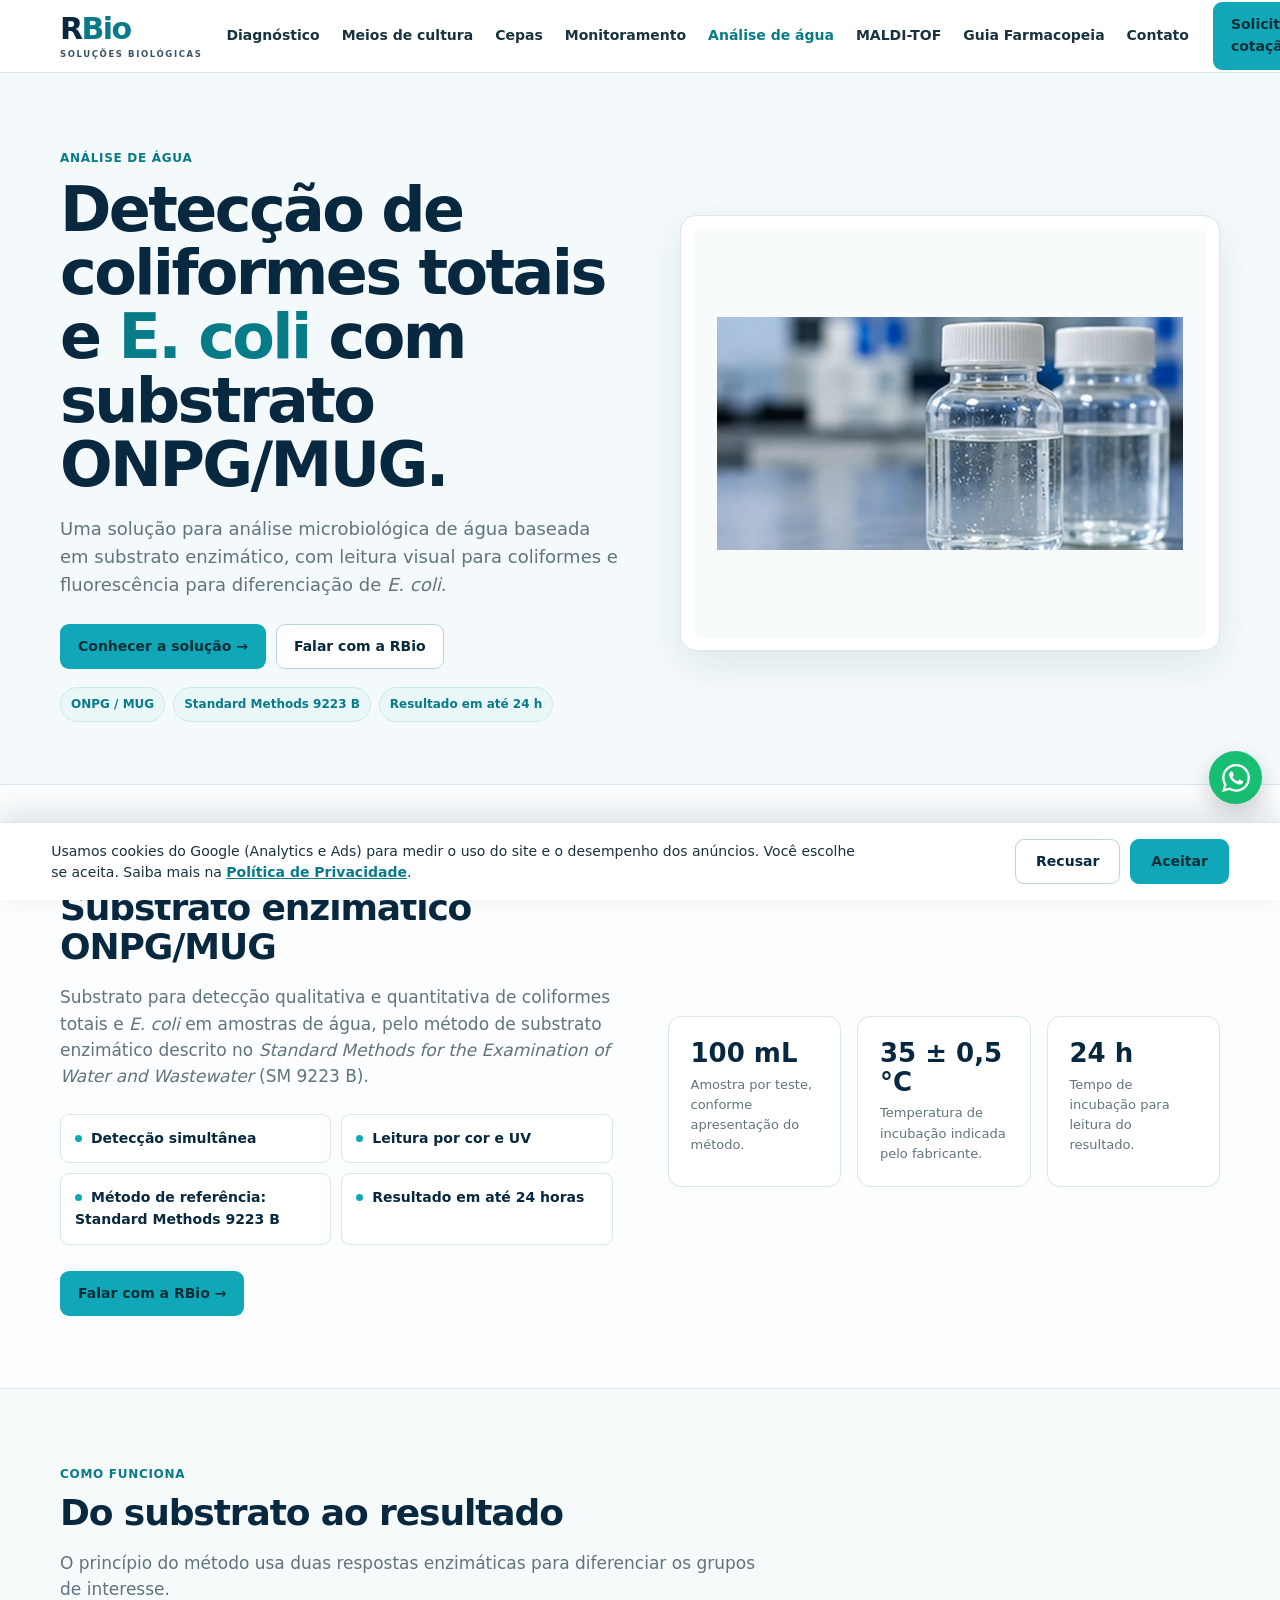
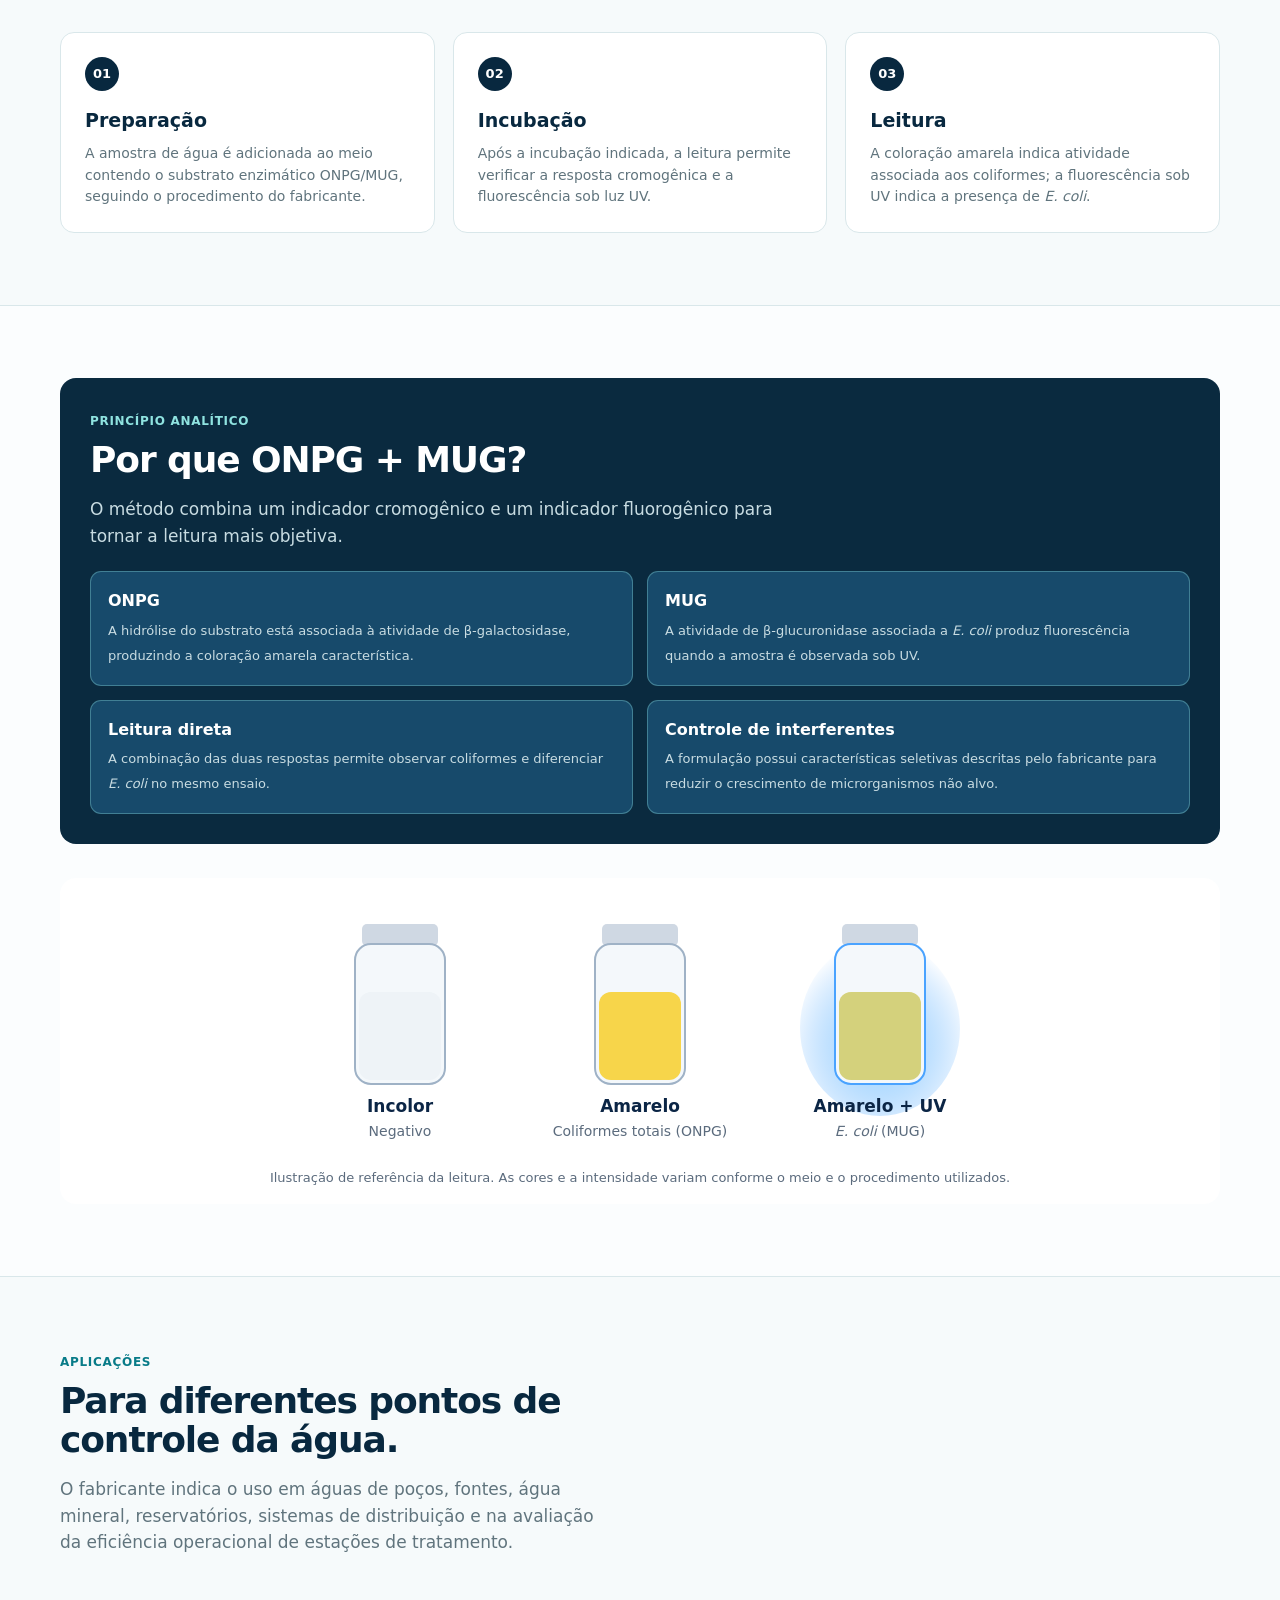
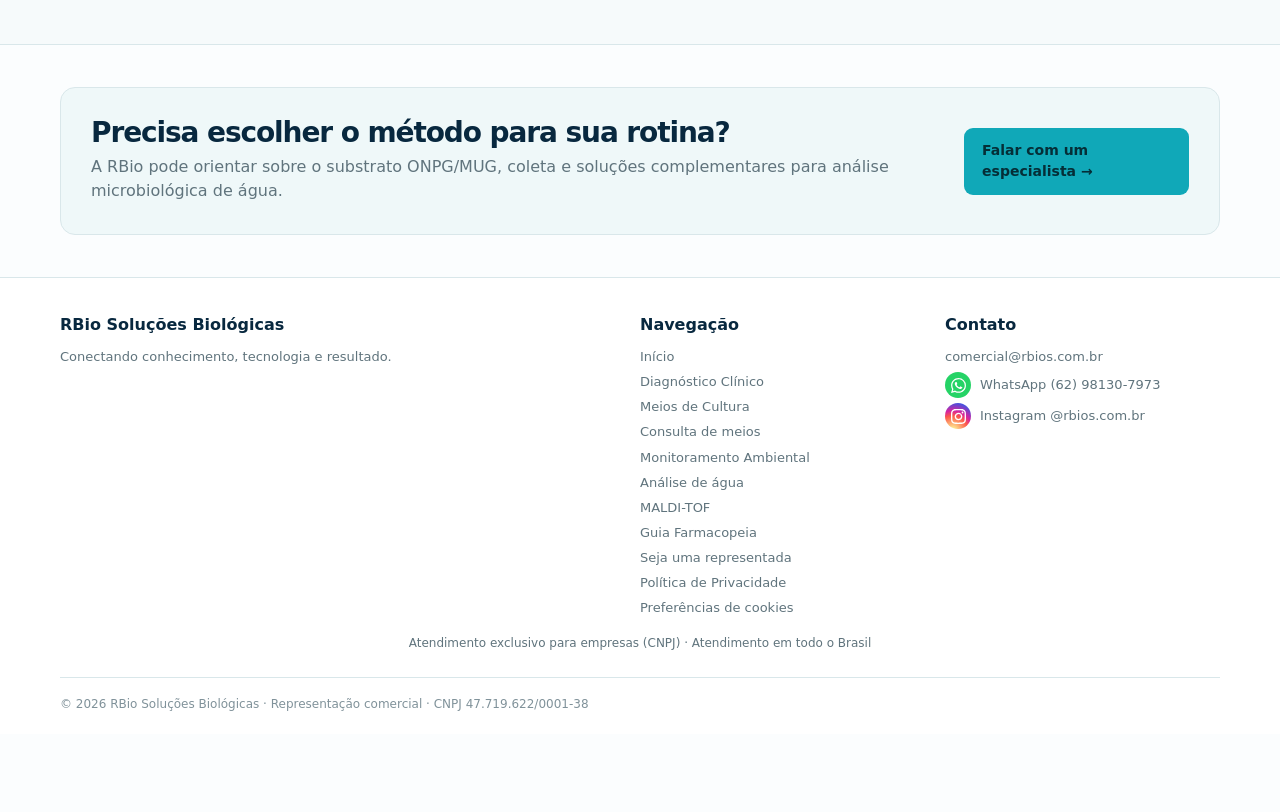
<file: analise-de-agua/index.html>
<!doctype html>
<html lang="pt-BR">
<head>
<meta charset="utf-8">
<meta name="viewport" content="width=device-width,initial-scale=1">
<title>Análise de Água | Substrato ONPG/MUG para coliformes | RBio</title>
<meta name="robots" content="noindex">
<link rel="canonical" href="https://rbios.com.br/analise-de-agua.html">
<meta http-equiv="refresh" content="0; url=/analise-de-agua.html">
<script>location.replace('/analise-de-agua.html' + location.search + location.hash);</script>
</head>
<body>
<p>Esta página mudou. <a href="/analise-de-agua.html">Ir para Análise de Água</a>.</p>
</body>
</html>
</file>
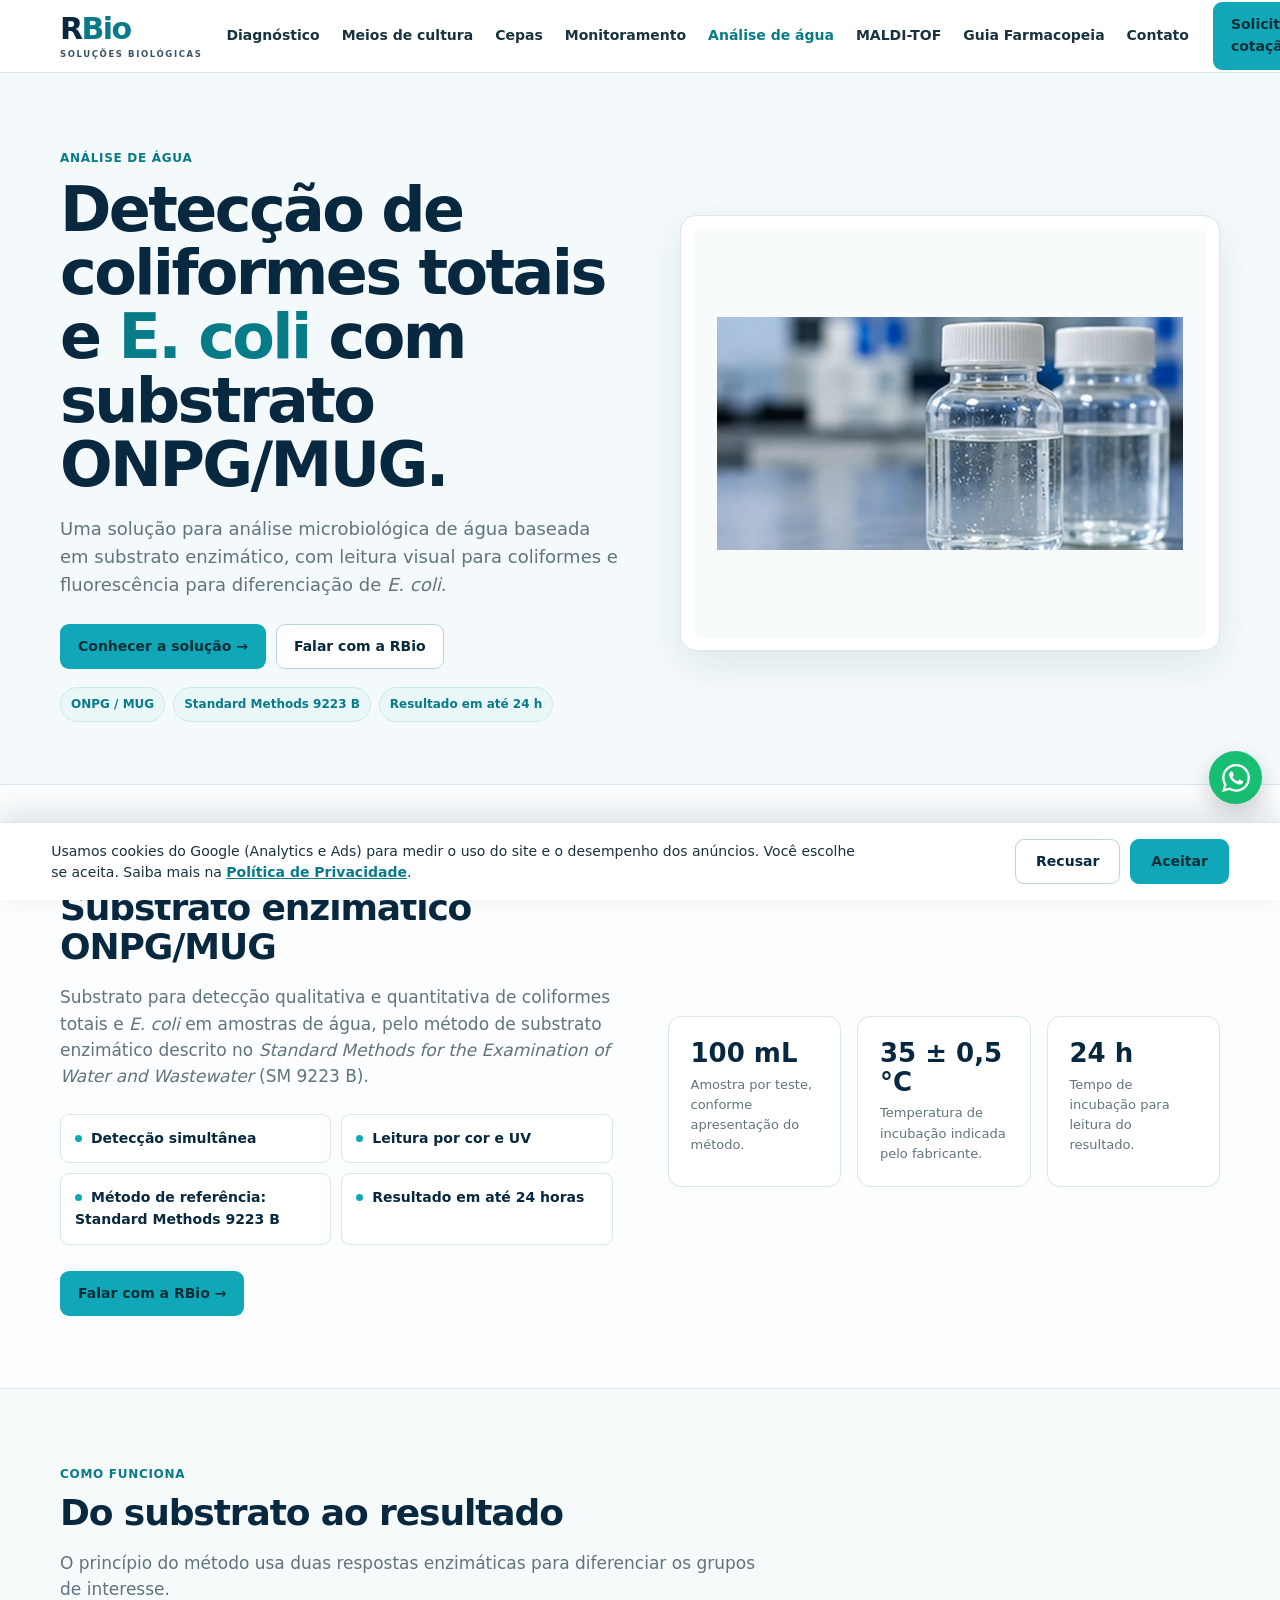
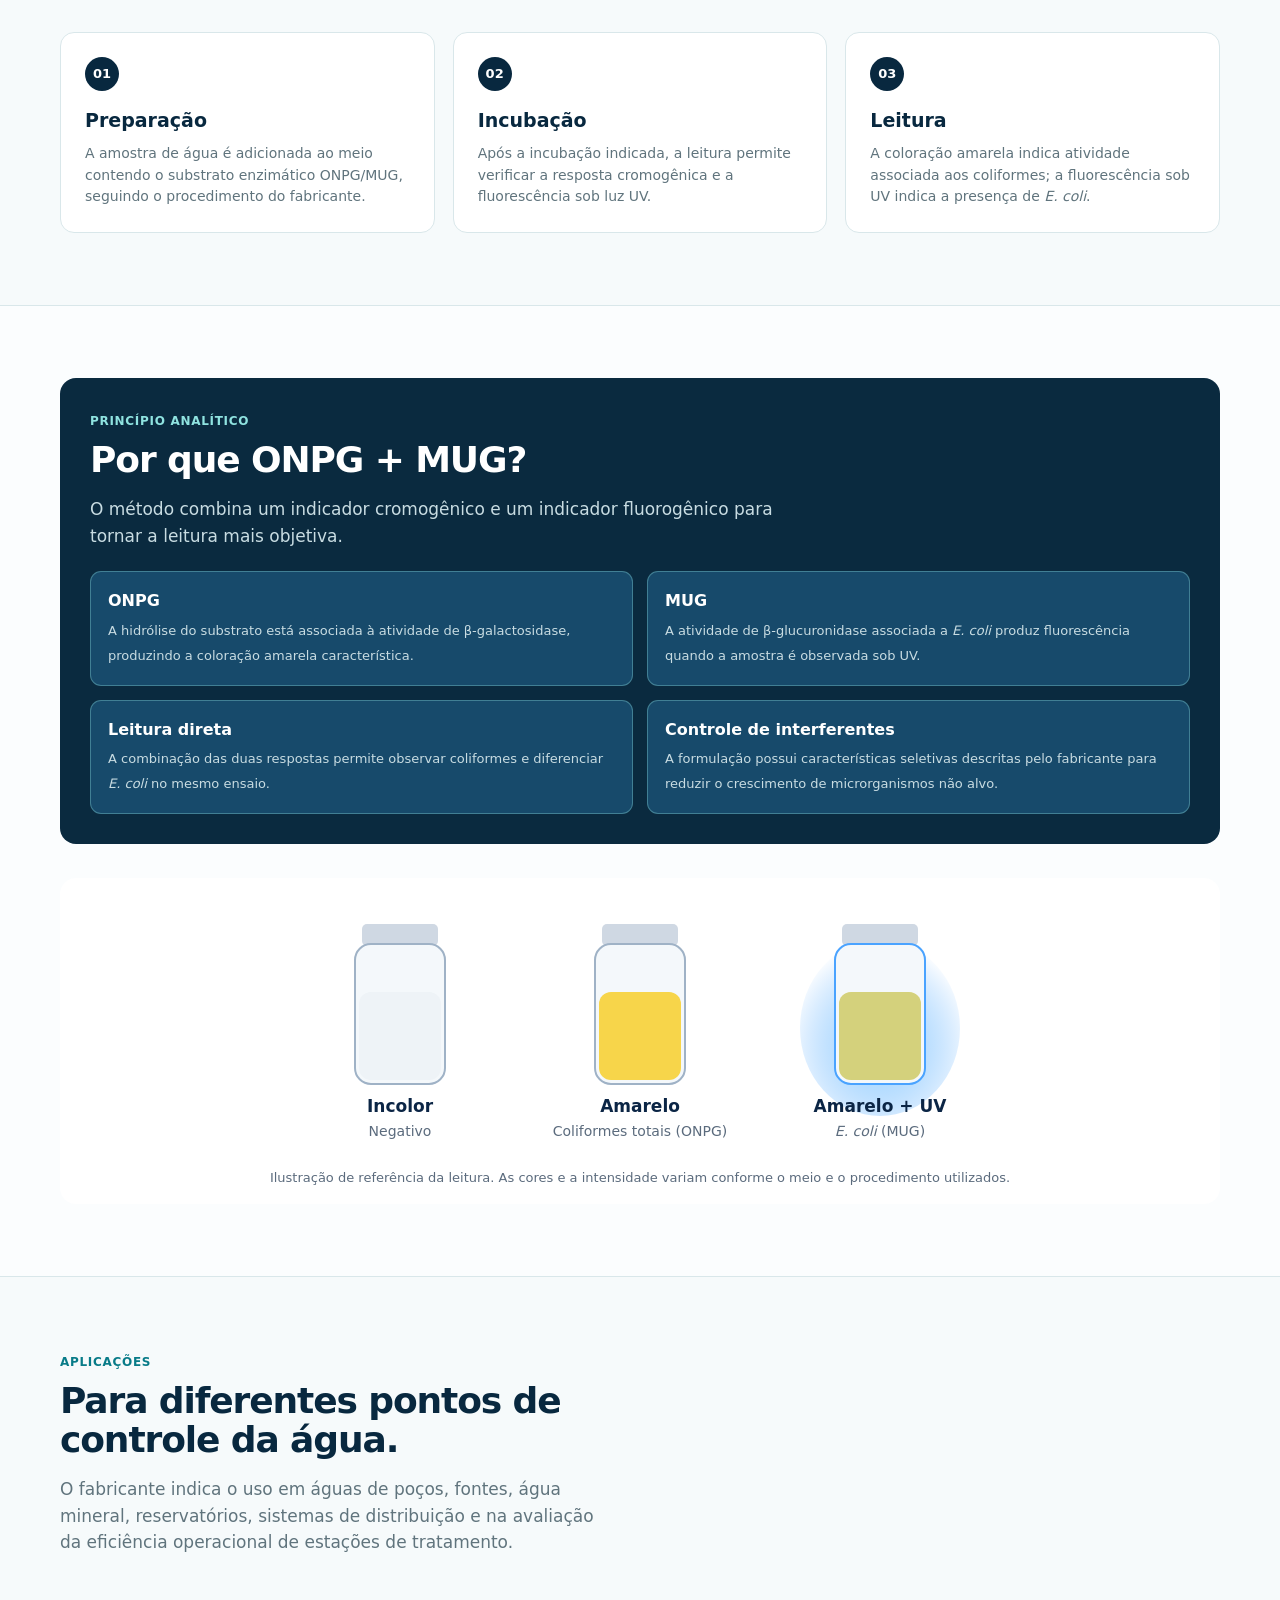
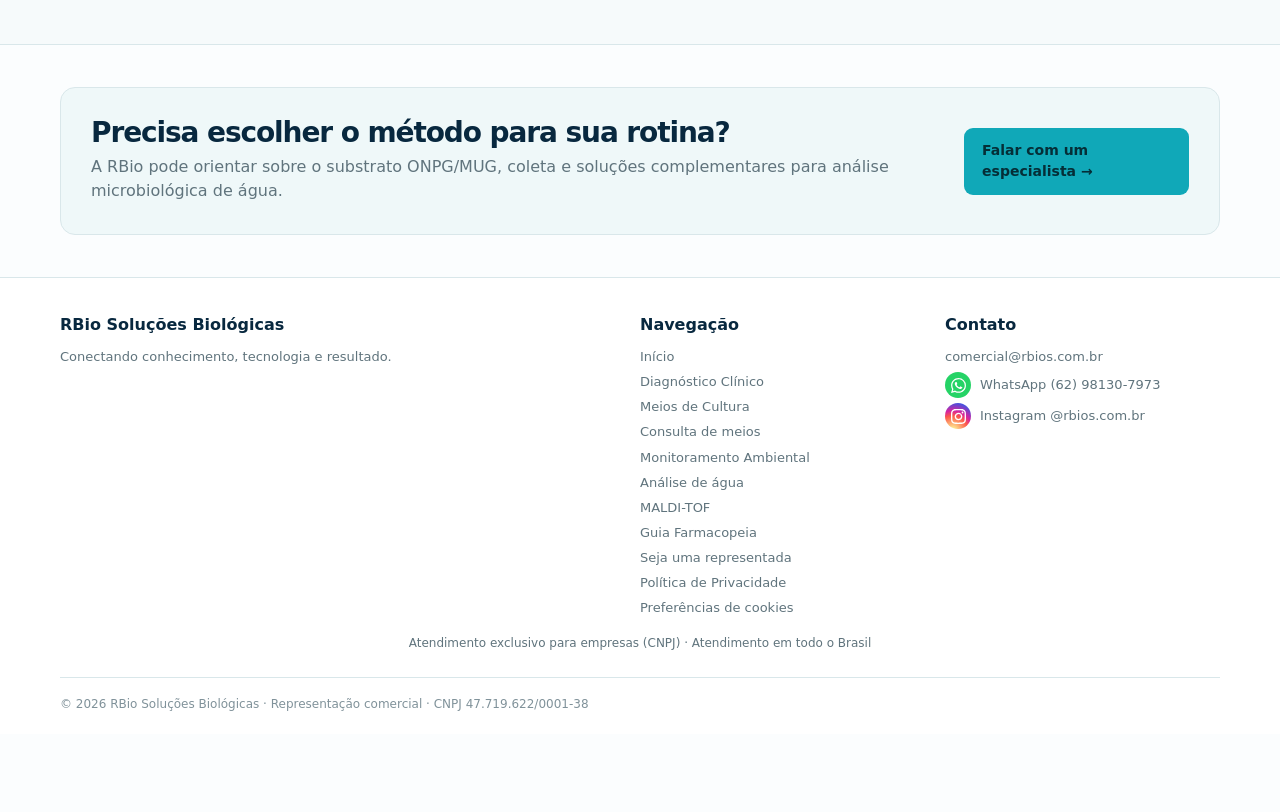
<file: analise-de-agua.html>
<!doctype html><html lang="pt-BR"><head><meta charset="utf-8"><meta name="viewport" content="width=device-width,initial-scale=1"><meta name="description" content="Análise microbiológica de água com substrato enzimático ONPG/MUG, para detecção de coliformes e diferenciação de E. coli."><title>Análise de Água | Substrato ONPG/MUG para coliformes | RBio</title><style>
:root{--navy:#08283f;--navy2:#0d4663;--cyan:#10a8b8;--cyan-dark:#087b88;--ice:#eff8f9;--text:#18333e;--muted:#60747d;--line:#d9e7ea;--white:#fff;--shadow:0 14px 40px rgba(8,40,63,.09)}
*{box-sizing:border-box}html{scroll-behavior:smooth;scroll-padding-top:88px}
body{margin:0;font-family:Inter,ui-sans-serif,system-ui,-apple-system,"Segoe UI",Roboto,Arial,sans-serif;color:var(--text);background:#fbfdfe;line-height:1.55}
a{text-decoration:none;color:inherit}.container{width:min(1160px,92%);margin:auto}
.header{position:sticky;top:0;z-index:50;background:rgba(255,255,255,.97);border-bottom:1px solid var(--line);backdrop-filter:blur(10px)}
.nav{min-height:72px;display:flex;align-items:center;justify-content:space-between;gap:24px}.brand{display:flex;align-items:center;gap:10px;color:var(--navy)}
.brand-mark{width:48px;height:48px;display:grid;place-items:center}.brand-mark svg{width:100%;height:100%}
.brand-wordmark{font-size:24px;line-height:1;font-weight:900;letter-spacing:-1.2px}.brand-wordmark i{color:var(--cyan);font-style:normal}
.brand-wordmark small{display:block;color:var(--cyan-dark);font-size:8px;letter-spacing:1.25px;font-weight:850;margin-top:5px;white-space:nowrap}
.menu{display:flex;align-items:center;gap:22px;font-size:14px;font-weight:750}.menu a:hover{color:var(--cyan-dark)}
.btn{display:inline-flex;align-items:center;justify-content:center;padding:11px 17px;border-radius:9px;font-size:14px;font-weight:800;border:1px solid transparent;transition:.2s}
.btn-primary{background:var(--cyan);color:#052e37}.btn-primary:hover{background:#0796a5;transform:translateY(-1px)}
.btn-outline{background:#fff;border-color:#b8d5da;color:var(--navy)}.btn-outline:hover{border-color:var(--cyan);color:var(--cyan-dark)}
.menu-toggle{display:none;border:1px solid var(--line);background:#fff;border-radius:8px;width:42px;height:42px;color:var(--navy);font-size:21px}
.mobile-menu{display:none;border-top:1px solid var(--line);background:#fff}.mobile-menu a{display:block;padding:14px 4%;border-bottom:1px solid var(--line);font-weight:750}
.eyebrow{display:inline-block;color:var(--cyan-dark);font-size:12px;font-weight:850;letter-spacing:.7px;text-transform:uppercase;margin-bottom:10px}
.hero{padding:72px 0 62px;background:#f4fafb;border-bottom:1px solid var(--line)}.hero-grid{display:grid;grid-template-columns:1.02fr .98fr;gap:58px;align-items:center}
.hero h1{font-size:clamp(40px,5vw,62px);line-height:1.03;letter-spacing:-2.6px;color:var(--navy);margin:0 0 18px;max-width:690px}
.hero p{font-size:18px;color:var(--muted);max-width:650px;margin:0}.actions{display:flex;gap:10px;flex-wrap:wrap;margin-top:25px}
.hero-visual,.media,.product-image{background:#fff;border:1px solid var(--line);border-radius:16px;padding:12px;box-shadow:var(--shadow)}
.hero-visual img,.media img{display:block;width:100%;height:390px;object-fit:cover;border-radius:10px}.badge{position:absolute;left:26px;bottom:25px;background:#fff;border:1px solid var(--line);border-radius:11px;padding:12px 15px;font-size:13px;font-weight:800;color:var(--navy);box-shadow:0 8px 25px rgba(8,40,63,.12)}
section{padding:72px 0}.split{display:grid;grid-template-columns:1fr 1fr;gap:55px;align-items:center}
h2{margin:0;color:var(--navy);font-size:36px;line-height:1.08;letter-spacing:-1.1px}.lead{font-size:17px;color:var(--muted);max-width:720px}.muted{color:var(--muted)}
.bullets{display:grid;grid-template-columns:1fr 1fr;gap:10px;margin:24px 0 26px}.check{padding:13px 14px;background:#fff;border:1px solid var(--line);border-radius:9px;font-size:14px;font-weight:700;color:var(--navy)}.check:before{content:"";display:inline-block;width:7px;height:7px;border-radius:50%;background:var(--cyan);margin:0 9px 1px 0}
.grid3{display:grid;grid-template-columns:repeat(3,1fr);gap:18px;margin-top:30px}.card{border:1px solid var(--line);border-radius:14px;background:#fff;overflow:hidden;box-shadow:0 6px 22px rgba(8,40,63,.035)}.card img{display:block;width:100%;height:245px;object-fit:contain;background:#f8fbfc;padding:18px}.card-body{padding:22px}.card-body h3{margin:0 0 7px;color:var(--navy);font-size:21px}.card-body p{margin:0;color:var(--muted);font-size:14px}
.band{background:#f6fafb;border-top:1px solid var(--line);border-bottom:1px solid var(--line)}.dark{background:var(--navy);color:#fff}.dark h2,.dark h3{color:#fff}.dark .muted{color:#c8dce2}.dark .card{background:#0d4663;border-color:rgba(255,255,255,.12)}.dark .card-body p{color:#c8dce2}
.mini-grid{display:grid;grid-template-columns:1fr 1fr;gap:14px;margin-top:18px}.mini{border:1px solid rgba(255,255,255,.13);background:rgba(255,255,255,.05);border-radius:11px;padding:17px}.mini h3{margin:0 0 4px;font-size:16px}.mini p{margin:0;color:#c8dce2;font-size:13px}
.cta{padding:42px 0}.cta-box{display:flex;justify-content:space-between;align-items:center;gap:25px;background:var(--ice);border:1px solid var(--line);border-radius:15px;padding:30px}.cta-box h2{font-size:28px}.cta-box p{margin:6px 0 0;color:var(--muted)}
footer{border-top:1px solid var(--line);padding:35px 0 20px;background:#fff}.footer-grid{display:grid;grid-template-columns:2fr 1fr 1fr;gap:30px}.footer-title{font-weight:850;color:var(--navy);margin-bottom:9px}footer a{display:block;color:var(--muted);font-size:13px;margin:5px 0}.copyright{border-top:1px solid var(--line);margin-top:25px;padding-top:17px;color:#80929a;font-size:12px}
.whatsapp{position:fixed;right:18px;bottom:18px;width:53px;height:53px;border-radius:50%;background:#18bf72;color:#fff;display:grid;place-items:center;z-index:60;box-shadow:0 8px 22px rgba(0,0,0,.18)}.whatsapp svg{width:25px;height:25px;fill:none;stroke:currentColor;stroke-width:2.2}
@media(max-width:860px){.container{width:min(94%,620px)}.menu,.nav>.btn-primary{display:none}.menu-toggle{display:block}.mobile-menu.open{display:block}.hero{padding:42px 0 38px}.hero-grid,.split{grid-template-columns:1fr;gap:28px}.hero h1{font-size:43px;letter-spacing:-1.8px}.hero p{font-size:16px}.hero-visual img,.media img{height:290px}section{padding:50px 0}h2{font-size:30px}.bullets,.grid3,.mini-grid{grid-template-columns:1fr}.cta-box{display:block;padding:24px}.cta-box .btn{margin-top:18px;width:100%}.footer-grid{grid-template-columns:1fr 1fr}.footer-grid>div:first-child{grid-column:1/-1}}

.water-hero .hero-visual img{height:410px;object-fit:contain;background:#f8fbfc;padding:24px}
.kicker-row{display:flex;gap:8px;flex-wrap:wrap;margin:18px 0 0}.pill{display:inline-flex;align-items:center;padding:7px 10px;border-radius:999px;background:#e9f7f8;color:var(--cyan-dark);font-size:12px;font-weight:800;border:1px solid #cfe8eb}
.metric-grid{display:grid;grid-template-columns:repeat(3,1fr);gap:16px;margin-top:30px}.metric{background:#fff;border:1px solid var(--line);border-radius:13px;padding:22px}.metric strong{display:block;color:var(--navy);font-size:26px;line-height:1.1}.metric span{display:block;color:var(--muted);font-size:13px;margin-top:7px}
.process{display:grid;grid-template-columns:repeat(3,1fr);gap:18px;margin-top:30px}.step{position:relative;background:#fff;border:1px solid var(--line);border-radius:14px;padding:24px}.step-no{width:34px;height:34px;border-radius:50%;display:grid;place-items:center;background:var(--navy);color:#fff;font-weight:850;font-size:13px;margin-bottom:15px}.step h3{margin:0 0 7px;color:var(--navy);font-size:19px}.step p{margin:0;color:var(--muted);font-size:14px}.method-box{background:var(--navy);color:#fff;border-radius:16px;padding:30px}.method-box h2{color:#fff}.method-box p{color:#c8dce2}.method-points{display:grid;grid-template-columns:1fr 1fr;gap:14px;margin-top:22px}.method-point{border:1px solid rgba(255,255,255,.13);background:rgba(255,255,255,.05);border-radius:11px;padding:17px}.method-point strong{display:block;color:#fff;margin-bottom:4px}.method-point span{font-size:13px;color:#c8dce2}
@media(max-width:860px){.water-hero .hero-visual img{height:290px;padding:16px}.metric-grid,.process,.method-points{grid-template-columns:1fr}}
.method-box{background:#0a2a3f}.method-point{background:#174a6b;border-color:rgba(143,227,224,.35)}
.menu a{white-space:nowrap}
@media(max-width:1180px){.menu,.nav>.btn{display:none}.menu-toggle{display:block}}
.tv-peek.hv-bl{top:-34px!important;bottom:auto!important}
</style><link rel="canonical" href="https://rbios.com.br/analise-de-agua.html">
<link rel="icon" href="favicon.svg" type="image/svg+xml">
<meta name="theme-color" content="#0B2D4A">
<meta property="og:type" content="website">
<meta property="og:site_name" content="RBio Soluções Biológicas">
<meta property="og:locale" content="pt_BR">
<meta property="og:title" content="Análise de Água | Substrato ONPG/MUG para coliformes | RBio">
<meta property="og:description" content="Análise microbiológica de água com substrato enzimático ONPG/MUG, para detecção de coliformes e diferenciação de E. coli.">
<meta property="og:url" content="https://rbios.com.br/analise-de-agua.html">
<link rel="stylesheet" href="cookies.css">
<script src="cookies.js" defer></script>
<!-- Google Ads tag: RBio -->
<script async src="https://www.googletagmanager.com/gtag/js?id=AW-18527985961"></script>
<script src="tags.js"></script>
<style>.brand{gap:0}.brand-wordmark{font-size:30px;font-weight:800;letter-spacing:-1.6px}.brand-wordmark b{color:#08283f}.brand-wordmark i{color:#087b88;font-style:normal}.brand-wordmark small{font-size:8.5px;margin-top:6px;letter-spacing:1.6px;color:#08283f;opacity:.8}@media(max-width:650px){.brand-wordmark{font-size:26px}.brand-wordmark small{font-size:7.5px;letter-spacing:1.2px}}</style><style id="social-icons">footer a.social-link{display:flex;align-items:center;gap:9px}.social-badge{width:26px;height:26px;border-radius:50%;display:grid;place-items:center;flex:none;color:#fff}.social-badge svg{width:15px;height:15px;fill:currentColor}.social-badge.wa{background:#25d366}.social-badge.ig{background:radial-gradient(circle at 30% 107%,#fdf497 0%,#fdf497 5%,#fd5949 45%,#d6249f 60%,#285aeb 90%)}footer a.social-link:hover .social-badge{filter:brightness(1.08)}a.whatsapp svg{width:28px;height:28px;fill:#fff;stroke:none}</style></head><body><header class="header"><div class="container nav">
<a class="brand" href="index.html"><span class="brand-wordmark"><b>R</b><i>Bio</i><small>SOLUÇÕES BIOLÓGICAS</small></span></a>
<nav class="menu" aria-label="Navegação principal"><a href="diagnostico-clinico.html">Diagnóstico</a><a href="meios-de-cultura.html">Meios de cultura</a><a href="cepas-de-referencia.html">Cepas</a><a href="monitoramento-ambiental.html">Monitoramento</a><a href="analise-de-agua.html" style="color:var(--cyan-dark)" aria-current="page">Análise de água</a><a href="maldi.html">MALDI-TOF</a><a href="farmacopeia.html">Guia Farmacopeia</a><a href="#contato">Contato</a></nav>
<a class="btn btn-primary" href="https://wa.me/5562981307973?text=Ol%C3%A1%2C%20RBio%21%0AGostaria%20de%20solicitar%20uma%20cota%C3%A7%C3%A3o." target="_blank" rel="noopener">Solicitar cotação</a>
<button class="menu-toggle" aria-label="Abrir menu" aria-expanded="false" aria-controls="mobileMenu" onclick="var m=document.getElementById('mobileMenu');this.setAttribute('aria-expanded',m.classList.toggle('open'))">☰</button>
</div><div class="mobile-menu" id="mobileMenu"><a href="index.html">Início</a><a href="diagnostico-clinico.html">Diagnóstico</a><a href="meios-de-cultura.html">Meios de cultura</a><a href="cepas-de-referencia.html">Cepas de referência</a><a href="monitoramento-ambiental.html">Monitoramento</a><a href="analise-de-agua.html" style="color:var(--cyan-dark)" aria-current="page">Análise de água</a><a href="maldi.html">MALDI-TOF</a><a href="farmacopeia.html">Guia Farmacopeia</a><a href="parcerias.html">Para fabricantes</a><a href="#contato">Contato</a></div></header><main><section class="hero water-hero"><div class="container hero-grid">
<div><span class="eyebrow">ANÁLISE DE ÁGUA</span><h1>Detecção de coliformes totais e <em style="font-style:normal;color:var(--cyan-dark)">E. coli</em> com substrato ONPG/MUG.</h1><p>Uma solução para análise microbiológica de água baseada em substrato enzimático, com leitura visual para coliformes e fluorescência para diferenciação de <em>E. coli</em>.</p><div class="actions"><a class="btn btn-primary" href="#solucao">Conhecer a solução →</a><a class="btn btn-outline" href="#contato">Falar com a RBio</a></div><div class="kicker-row"><span class="pill">ONPG / MUG</span><span class="pill">Standard Methods 9223 B</span><span class="pill">Resultado em até 24 h</span></div></div>
<div class="hero-visual"><img src="img/frasco-amostra-agua.webp" alt="Frascos de coleta de amostra de água" width="1200" height="600" decoding="async"></div>
</div></section>

<section id="solucao"><div class="container"><div class="split">
<div><span class="eyebrow">A SOLUÇÃO</span><h2>Substrato enzimático ONPG/MUG</h2><p class="lead">Substrato para detecção qualitativa e quantitativa de coliformes totais e <em>E. coli</em> em amostras de água, pelo método de substrato enzimático descrito no <em>Standard Methods for the Examination of Water and Wastewater</em> (SM 9223 B).</p><div class="bullets"><div class="check">Detecção simultânea</div><div class="check">Leitura por cor e UV</div><div class="check">Método de referência: Standard Methods 9223 B</div><div class="check">Resultado em até 24 horas</div></div><a class="btn btn-primary" href="https://wa.me/5562981307973?text=Ol%C3%A1%2C%20RBio%21%20Tenho%20interesse%20no%20substrato%20ONPG%2FMUG%20para%20an%C3%A1lise%20de%20%C3%A1gua." target="_blank" rel="noopener">Falar com a RBio →</a></div>
<div class="metric-grid"><div class="metric"><strong>100 mL</strong><span>Amostra por teste, conforme apresentação do método.</span></div><div class="metric"><strong>35 ± 0,5 °C</strong><span>Temperatura de incubação indicada pelo fabricante.</span></div><div class="metric"><strong>24 h</strong><span>Tempo de incubação para leitura do resultado.</span></div></div>
</div></div></section>

<section class="band"><div class="container"><div class="head"><span class="eyebrow">COMO FUNCIONA</span><h2>Do substrato ao resultado</h2><p class="lead">O princípio do método usa duas respostas enzimáticas para diferenciar os grupos de interesse.</p></div><div class="process"><div class="step"><div class="step-no">01</div><h3>Preparação</h3><p>A amostra de água é adicionada ao meio contendo o substrato enzimático ONPG/MUG, seguindo o procedimento do fabricante.</p></div><div class="step"><div class="step-no">02</div><h3>Incubação</h3><p>Após a incubação indicada, a leitura permite verificar a resposta cromogênica e a fluorescência sob luz UV.</p></div><div class="step"><div class="step-no">03</div><h3>Leitura</h3><p>A coloração amarela indica atividade associada aos coliformes; a fluorescência sob UV indica a presença de <em>E. coli</em>.</p></div></div></div></section>

<section><div class="container"><div class="method-box"><span class="eyebrow" style="color:#8fe3e0">PRINCÍPIO ANALÍTICO</span><h2>Por que ONPG + MUG?</h2><p class="lead">O método combina um indicador cromogênico e um indicador fluorogênico para tornar a leitura mais objetiva.</p><div class="method-points"><div class="method-point"><strong>ONPG</strong><span>A hidrólise do substrato está associada à atividade de β-galactosidase, produzindo a coloração amarela característica.</span></div><div class="method-point"><strong>MUG</strong><span>A atividade de β-glucuronidase associada a <em>E. coli</em> produz fluorescência quando a amostra é observada sob UV.</span></div><div class="method-point"><strong>Leitura direta</strong><span>A combinação das duas respostas permite observar coliformes e diferenciar <em>E. coli</em> no mesmo ensaio.</span></div><div class="method-point"><strong>Controle de interferentes</strong><span>A formulação possui características seletivas descritas pelo fabricante para reduzir o crescimento de microrganismos não alvo.</span></div></div></div><figure class="leitura-ref" style="margin:34px 0 0;background:#fff;border-radius:16px;padding:22px 18px 16px"><svg viewBox="0 0 720 260" role="img" aria-labelledby="lrT lrD" style="width:100%;max-width:720px;display:block;margin:0 auto"><title id="lrT">Referência de leitura do teste de substrato enzimático</title><desc id="lrD">Três frascos ilustrativos: incolor, resultado negativo; amarelo, coliformes totais presentes; amarelo com fluorescência azul sob luz UV, E. coli presente.</desc><defs><radialGradient id="uvg" cx="50%" cy="60%" r="60%"><stop offset="0" stop-color="#9fd8ff" stop-opacity=".95"/><stop offset="1" stop-color="#4aa3ff" stop-opacity="0"/></radialGradient></defs><g font-family="inherit" text-anchor="middle"><g transform="translate(120 0)"><rect x="-38" y="24" width="76" height="22" rx="5" fill="#cfd8e3"/><rect x="-45" y="44" width="90" height="140" rx="16" fill="#f4f8fb" stroke="#9fb2c6" stroke-width="2"/><rect x="-41" y="92" width="82" height="88" rx="12" fill="#eef3f7"/><text y="212" font-size="17" font-weight="700" fill="#0b2545">Incolor</text><text y="236" font-size="14" fill="#5b6b7d">Negativo</text></g><g transform="translate(360 0)"><rect x="-38" y="24" width="76" height="22" rx="5" fill="#cfd8e3"/><rect x="-45" y="44" width="90" height="140" rx="16" fill="#f4f8fb" stroke="#9fb2c6" stroke-width="2"/><rect x="-41" y="92" width="82" height="88" rx="12" fill="#f7d54a"/><text y="212" font-size="17" font-weight="700" fill="#0b2545">Amarelo</text><text y="236" font-size="14" fill="#5b6b7d">Coliformes totais (ONPG)</text></g><g transform="translate(600 0)"><ellipse cx="0" cy="128" rx="80" ry="88" fill="url(#uvg)"/><rect x="-38" y="24" width="76" height="22" rx="5" fill="#cfd8e3"/><rect x="-45" y="44" width="90" height="140" rx="16" fill="#f4f8fb" stroke="#4aa3ff" stroke-width="2"/><rect x="-41" y="92" width="82" height="88" rx="12" fill="#f7d54a"/><rect x="-41" y="92" width="82" height="88" rx="12" fill="#7cc4ff" opacity=".28"/><text y="212" font-size="17" font-weight="700" fill="#0b2545">Amarelo + UV</text><text y="236" font-size="14" fill="#5b6b7d"><tspan font-style="italic">E. coli</tspan> (MUG)</text></g></g></svg><figcaption style="text-align:center;font-size:13px;color:#5b6b7d;margin-top:8px">Ilustração de referência da leitura. As cores e a intensidade variam conforme o meio e o procedimento utilizados.</figcaption></figure></div></section>

<section class="band"><div class="container"><div class="split"><div><span class="eyebrow">APLICAÇÕES</span><h2>Para diferentes pontos de controle da água.</h2><p class="lead">O fabricante indica o uso em águas de poços, fontes, água mineral, reservatórios, sistemas de distribuição e na avaliação da eficiência operacional de estações de tratamento.</p></div></div></div></section>

<section class="cta" id="contato"><div class="container"><div class="cta-box"><div><h2>Precisa escolher o método para sua rotina?</h2><p>A RBio pode orientar sobre o substrato ONPG/MUG, coleta e soluções complementares para análise microbiológica de água.</p></div><a class="btn btn-primary" href="https://wa.me/5562981307973" target="_blank" rel="noopener">Falar com um especialista →</a></div></div></section></main><footer><div class="container footer-grid">
<div><div class="footer-title">RBio Soluções Biológicas</div><div style="font-size:13px;color:var(--muted)">Conectando conhecimento, tecnologia e resultado.</div></div>
<div><div class="footer-title">Navegação</div><a href="index.html">Início</a><a href="diagnostico-clinico.html">Diagnóstico Clínico</a><a href="meios-de-cultura.html">Meios de Cultura</a><a href="consulta-meios.html">Consulta de meios</a><a href="monitoramento-ambiental.html">Monitoramento Ambiental</a><a href="analise-de-agua.html">Análise de água</a><a href="maldi.html">MALDI-TOF</a><a href="farmacopeia.html">Guia Farmacopeia</a><a href="parcerias.html">Seja uma representada</a><a href="politica-de-privacidade.html">Política de Privacidade</a><a href="politica-de-privacidade.html#cookies" data-cookie-prefs>Preferências de cookies</a></div>
<div><div class="footer-title">Contato</div><a href="mailto:comercial@rbios.com.br">comercial@rbios.com.br</a><a class="social-link" href="https://wa.me/5562981307973" target="_blank" rel="noopener"><span class="social-badge wa" aria-hidden="true"><svg viewBox="0 0 24 24"><path d="M17.472 14.382c-.297-.149-1.758-.867-2.03-.967-.273-.099-.471-.148-.67.15-.197.297-.767.966-.94 1.164-.173.199-.347.223-.644.075-.297-.15-1.255-.463-2.39-1.475-.883-.788-1.48-1.761-1.653-2.059-.173-.297-.018-.458.13-.606.134-.133.298-.347.446-.52.149-.174.198-.298.298-.497.099-.198.05-.371-.025-.52-.075-.149-.669-1.612-.916-2.207-.242-.579-.487-.5-.669-.51-.173-.008-.371-.01-.57-.01-.198 0-.52.074-.792.372-.272.297-1.04 1.016-1.04 2.479 0 1.462 1.065 2.875 1.213 3.074.149.198 2.096 3.2 5.077 4.487.709.306 1.262.489 1.694.625.712.227 1.36.195 1.871.118.571-.085 1.758-.719 2.006-1.413.248-.694.248-1.289.173-1.413-.074-.124-.272-.198-.57-.347m-5.421 7.403h-.004a9.87 9.87 0 01-5.031-1.378l-.361-.214-3.741.982.998-3.648-.235-.374a9.86 9.86 0 01-1.51-5.26c.001-5.45 4.436-9.884 9.888-9.884 2.64 0 5.122 1.03 6.988 2.898a9.825 9.825 0 012.893 6.994c-.003 5.45-4.437 9.884-9.885 9.884m8.413-18.297A11.815 11.815 0 0012.05 0C5.495 0 .16 5.335.157 11.892c0 2.096.547 4.142 1.588 5.945L.057 24l6.305-1.654a11.882 11.882 0 005.683 1.448h.005c6.554 0 11.89-5.335 11.893-11.893a11.821 11.821 0 00-3.48-8.413Z"/></svg></span><span>WhatsApp <span style="white-space:nowrap">(62) 98130-7973</span></span></a><a class="social-link" href="https://www.instagram.com/rbios.com.br/" target="_blank" rel="noopener"><span class="social-badge ig" aria-hidden="true"><svg viewBox="0 0 24 24"><path d="M7.0301.084c-1.2768.0602-2.1487.264-2.911.5634-.7888.3075-1.4575.72-2.1228 1.3877-.6652.6677-1.075 1.3368-1.3802 2.127-.2954.7638-.4956 1.6365-.552 2.914-.0564 1.2775-.0689 1.6882-.0626 4.947.0062 3.2586.0206 3.6671.0825 4.9473.061 1.2765.264 2.1482.5635 2.9107.308.7889.72 1.4573 1.388 2.1228.6679.6655 1.3365 1.0743 2.1285 1.38.7632.295 1.6361.4961 2.9134.552 1.2773.056 1.6884.069 4.9462.0627 3.2578-.0062 3.668-.0207 4.9478-.0814 1.28-.0607 2.147-.2652 2.9098-.5633.7889-.3086 1.4578-.72 2.1228-1.3881.665-.6682 1.0745-1.3378 1.3795-2.1284.2957-.7632.4966-1.636.552-2.9124.056-1.2809.0692-1.6898.063-4.948-.0063-3.2583-.021-3.6668-.0817-4.9465-.0607-1.2797-.264-2.1487-.5633-2.9117-.3084-.7889-.72-1.4568-1.3876-2.1228C21.2982 1.33 20.628.9208 19.8378.6165 19.074.321 18.2017.1197 16.9244.0645 15.6471.0093 15.236-.005 11.977.0014 8.718.0076 8.31.0215 7.0301.0839m.1402 21.6932c-1.17-.0509-1.8053-.2453-2.2287-.408-.5606-.216-.96-.4771-1.3819-.895-.422-.4178-.6811-.8186-.9-1.378-.1644-.4234-.3624-1.058-.4171-2.228-.0595-1.2645-.072-1.6442-.079-4.848-.007-3.2037.0053-3.583.0607-4.848.05-1.169.2456-1.805.408-2.2282.216-.5613.4762-.96.895-1.3816.4188-.4217.8184-.6814 1.3783-.9003.423-.1651 1.0575-.3614 2.227-.4171 1.2655-.06 1.6447-.072 4.848-.079 3.2033-.007 3.5835.005 4.8495.0608 1.169.0508 1.8053.2445 2.228.408.5608.216.96.4754 1.3816.895.4217.4194.6816.8176.9005 1.3787.1653.4217.3617 1.056.4169 2.2263.0602 1.2655.0739 1.645.0796 4.848.0058 3.203-.0055 3.5834-.061 4.848-.051 1.17-.245 1.8055-.408 2.2294-.216.5604-.4763.96-.8954 1.3814-.419.4215-.8181.6811-1.3783.9-.4224.1649-1.0577.3617-2.2262.4174-1.2656.0595-1.6448.072-4.8493.079-3.2045.007-3.5825-.006-4.848-.0608M16.953 5.5864A1.44 1.44 0 1 0 18.39 4.144a1.44 1.44 0 0 0-1.437 1.4424M5.8385 12.012c.0067 3.4032 2.7706 6.1557 6.173 6.1493 3.4026-.0065 6.157-2.7701 6.1506-6.1733-.0065-3.4032-2.771-6.1565-6.174-6.1498-3.403.0067-6.156 2.771-6.1496 6.1738M8 12.0077a4 4 0 1 1 4.008 3.9921A3.9996 3.9996 0 0 1 8 12.0077"/></svg></span><span>Instagram @rbios.com.br</span></a></div>
</div><div class="container" style="font-size:12px;color:var(--muted);text-align:center;margin-top:10px">Atendimento exclusivo para empresas (CNPJ) · Atendimento em todo o Brasil</div><div class="container copyright">© 2026 RBio Soluções Biológicas · Representação comercial · CNPJ 47.719.622/0001-38</div></footer><a class="whatsapp" href="https://wa.me/5562981307973?text=Ol%C3%A1%2C%20RBio%21%20Quero%20falar%20sobre%20an%C3%A1lise%20de%20%C3%A1gua." aria-label="Falar com a RBio pelo WhatsApp" target="_blank" rel="noopener"><svg viewBox="0 0 24 24" aria-hidden="true"><path d="M17.472 14.382c-.297-.149-1.758-.867-2.03-.967-.273-.099-.471-.148-.67.15-.197.297-.767.966-.94 1.164-.173.199-.347.223-.644.075-.297-.15-1.255-.463-2.39-1.475-.883-.788-1.48-1.761-1.653-2.059-.173-.297-.018-.458.13-.606.134-.133.298-.347.446-.52.149-.174.198-.298.298-.497.099-.198.05-.371-.025-.52-.075-.149-.669-1.612-.916-2.207-.242-.579-.487-.5-.669-.51-.173-.008-.371-.01-.57-.01-.198 0-.52.074-.792.372-.272.297-1.04 1.016-1.04 2.479 0 1.462 1.065 2.875 1.213 3.074.149.198 2.096 3.2 5.077 4.487.709.306 1.262.489 1.694.625.712.227 1.36.195 1.871.118.571-.085 1.758-.719 2.006-1.413.248-.694.248-1.289.173-1.413-.074-.124-.272-.198-.57-.347m-5.421 7.403h-.004a9.87 9.87 0 01-5.031-1.378l-.361-.214-3.741.982.998-3.648-.235-.374a9.86 9.86 0 01-1.51-5.26c.001-5.45 4.436-9.884 9.888-9.884 2.64 0 5.122 1.03 6.988 2.898a9.825 9.825 0 012.893 6.994c-.003 5.45-4.437 9.884-9.885 9.884m8.413-18.297A11.815 11.815 0 0012.05 0C5.495 0 .16 5.335.157 11.892c0 2.096.547 4.142 1.588 5.945L.057 24l6.305-1.654a11.882 11.882 0 005.683 1.448h.005c6.554 0 11.89-5.335 11.893-11.893a11.821 11.821 0 00-3.48-8.413Z"/></svg></a><script src="turma-viva.js" defer></script>
</body></html>
</file>
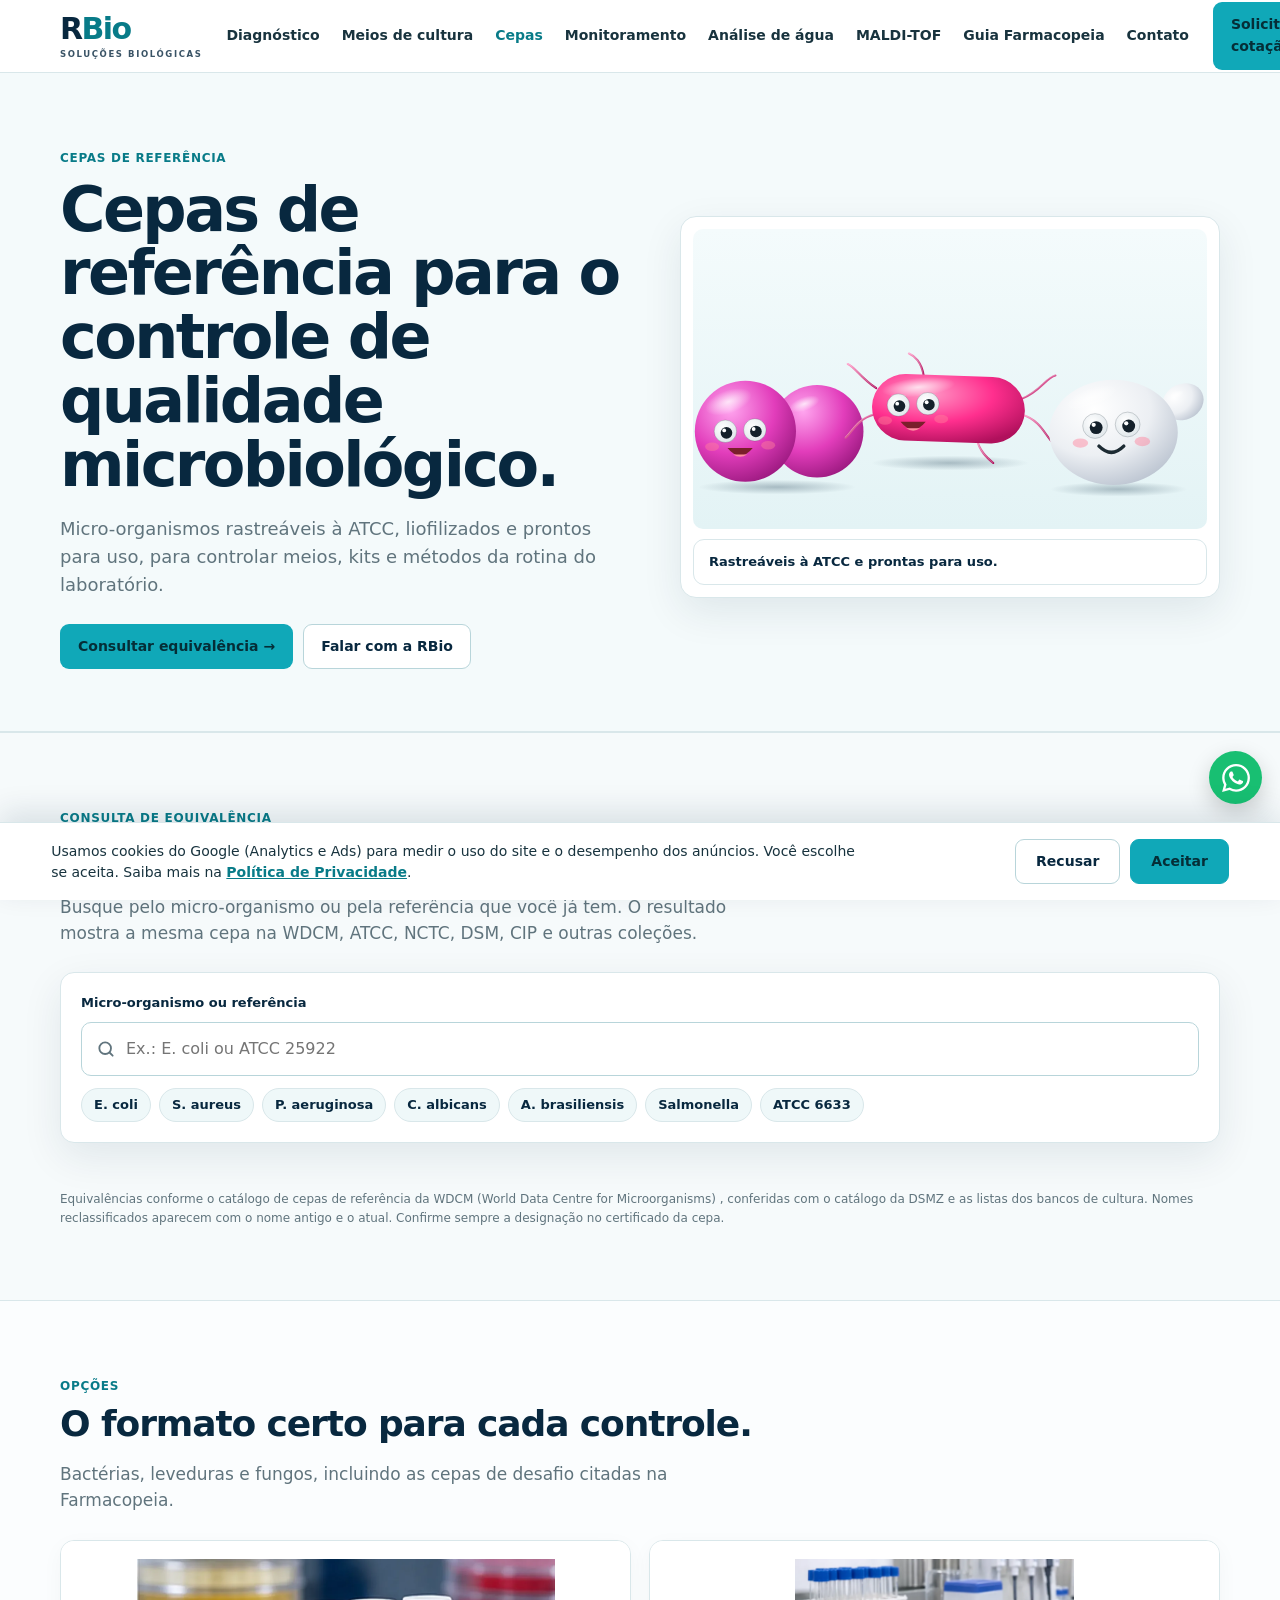
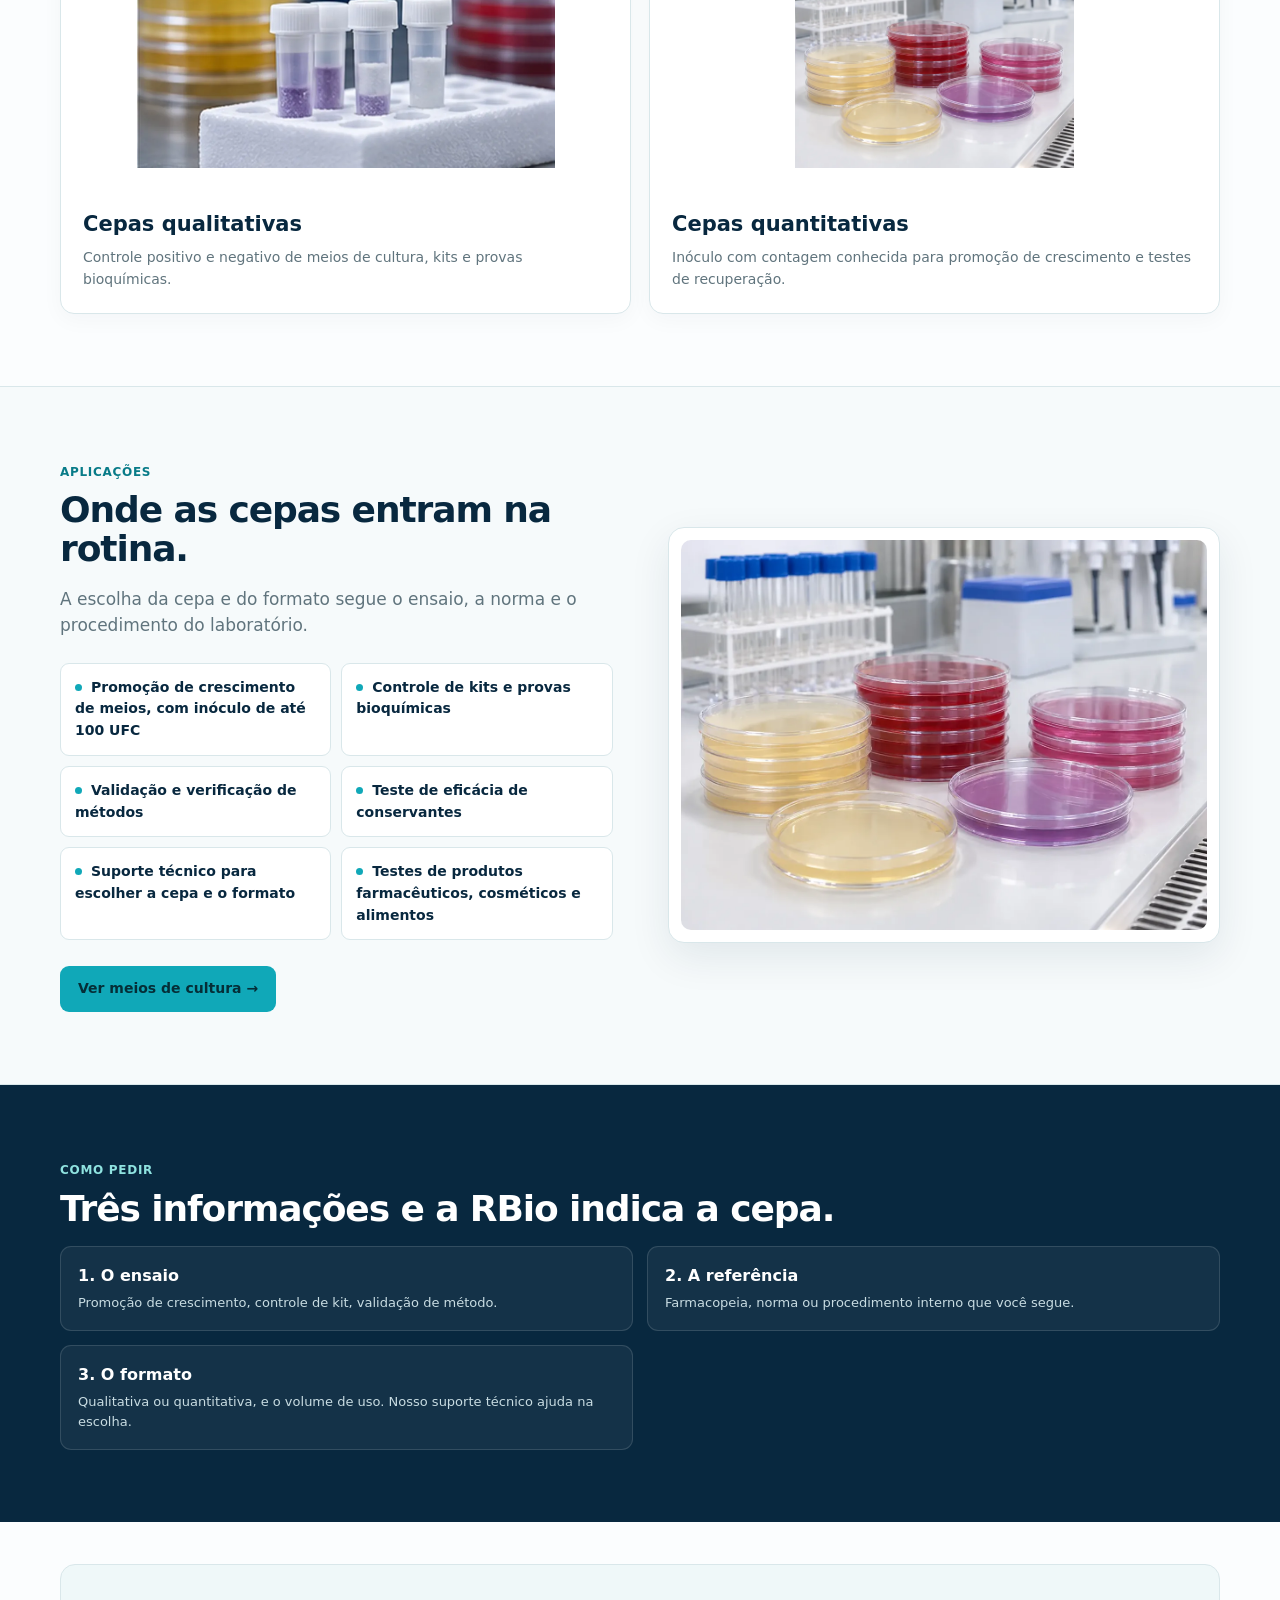
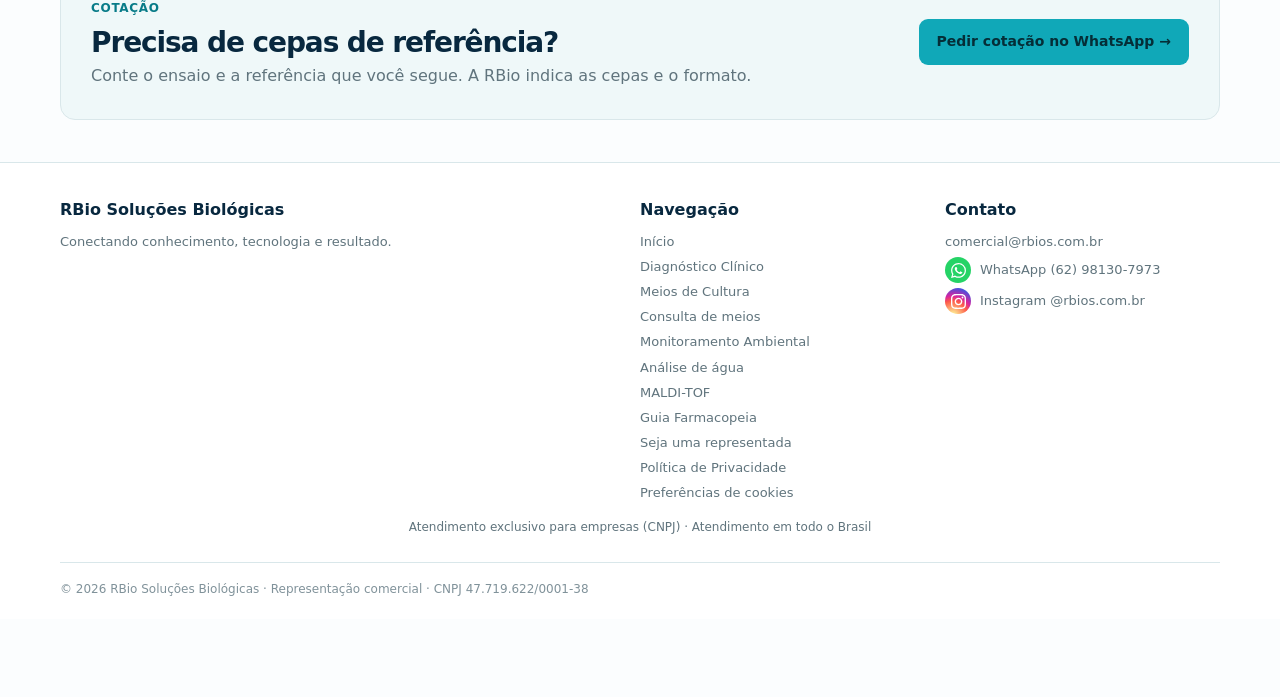
<file: cepas-de-referencia.html>
<!doctype html><html lang="pt-BR"><head><meta charset="utf-8"><meta name="viewport" content="width=device-width,initial-scale=1"><meta name="description" content="Cepas de referência rastreáveis à ATCC, qualitativas e quantitativas, com consulta de equivalência WDCM, ATCC, NCTC e DSM. Atendimento RBio."><title>Cepas de Referência | Controle de Qualidade Microbiológico | RBio</title><style>
:root{--navy:#08283f;--navy2:#0d4663;--cyan:#10a8b8;--cyan-dark:#087b88;--ice:#eff8f9;--text:#18333e;--muted:#60747d;--line:#d9e7ea;--white:#fff;--shadow:0 14px 40px rgba(8,40,63,.09)}
*{box-sizing:border-box}html{scroll-behavior:smooth;scroll-padding-top:88px}
body{margin:0;font-family:Inter,ui-sans-serif,system-ui,-apple-system,"Segoe UI",Roboto,Arial,sans-serif;color:var(--text);background:#fbfdfe;line-height:1.55}
a{text-decoration:none;color:inherit}.container{width:min(1160px,92%);margin:auto}
.header{position:sticky;top:0;z-index:50;background:rgba(255,255,255,.97);border-bottom:1px solid var(--line);backdrop-filter:blur(10px)}
.nav{min-height:72px;display:flex;align-items:center;justify-content:space-between;gap:24px}.brand{display:flex;align-items:center;gap:10px;color:var(--navy)}
.brand-mark{width:48px;height:48px;display:grid;place-items:center}.brand-mark svg{width:100%;height:100%}
.brand-wordmark{font-size:24px;line-height:1;font-weight:900;letter-spacing:-1.2px}.brand-wordmark i{color:var(--cyan);font-style:normal}
.brand-wordmark small{display:block;color:var(--cyan-dark);font-size:8px;letter-spacing:1.25px;font-weight:850;margin-top:5px;white-space:nowrap}
.menu{display:flex;align-items:center;gap:22px;font-size:14px;font-weight:750}.menu a:hover{color:var(--cyan-dark)}
.btn{display:inline-flex;align-items:center;justify-content:center;padding:11px 17px;border-radius:9px;font-size:14px;font-weight:800;border:1px solid transparent;transition:.2s}
.btn-primary{background:var(--cyan);color:#052e37}.btn-primary:hover{background:#0796a5;transform:translateY(-1px)}
.btn-outline{background:#fff;border-color:#b8d5da;color:var(--navy)}.btn-outline:hover{border-color:var(--cyan);color:var(--cyan-dark)}
.menu-toggle{display:none;border:1px solid var(--line);background:#fff;border-radius:8px;width:42px;height:42px;color:var(--navy);font-size:21px}
.mobile-menu{display:none;border-top:1px solid var(--line);background:#fff}.mobile-menu a{display:block;padding:14px 4%;border-bottom:1px solid var(--line);font-weight:750}
.eyebrow{display:inline-block;color:var(--cyan-dark);font-size:12px;font-weight:850;letter-spacing:.7px;text-transform:uppercase;margin-bottom:10px}
.hero{padding:72px 0 62px;background:#f4fafb;border-bottom:1px solid var(--line)}.hero-grid{display:grid;grid-template-columns:1.02fr .98fr;gap:58px;align-items:center}
.hero h1{font-size:clamp(40px,5vw,62px);line-height:1.03;letter-spacing:-2.6px;color:var(--navy);margin:0 0 18px;max-width:690px}
.hero p{font-size:18px;color:var(--muted);max-width:650px;margin:0}.actions{display:flex;gap:10px;flex-wrap:wrap;margin-top:25px}
.hero-visual,.media,.product-image{background:#fff;border:1px solid var(--line);border-radius:16px;padding:12px;box-shadow:var(--shadow)}
.hero-visual{position:relative}.hero-visual img,.media img{display:block;width:100%;height:390px;object-fit:cover;border-radius:10px}.badge{position:absolute;left:26px;bottom:25px;background:#fff;border:1px solid var(--line);border-radius:11px;padding:12px 15px;font-size:13px;font-weight:800;color:var(--navy);box-shadow:0 8px 25px rgba(8,40,63,.12)}
section{padding:72px 0}.split{display:grid;grid-template-columns:1fr 1fr;gap:55px;align-items:center}
h2{margin:0;color:var(--navy);font-size:36px;line-height:1.08;letter-spacing:-1.1px}.lead{font-size:17px;color:var(--muted);max-width:720px}.muted{color:var(--muted)}
.bullets{display:grid;grid-template-columns:1fr 1fr;gap:10px;margin:24px 0 26px}.check{padding:13px 14px;background:#fff;border:1px solid var(--line);border-radius:9px;font-size:14px;font-weight:700;color:var(--navy)}.check:before{content:"";display:inline-block;width:7px;height:7px;border-radius:50%;background:var(--cyan);margin:0 9px 1px 0}
.grid3{display:grid;grid-template-columns:repeat(3,1fr);gap:18px;margin-top:30px}.card{border:1px solid var(--line);border-radius:14px;background:#fff;overflow:hidden;box-shadow:0 6px 22px rgba(8,40,63,.035)}.card img{display:block;width:100%;height:245px;object-fit:contain;background:#f8fbfc;padding:18px}.card-body{padding:22px}.card-body h3{margin:0 0 7px;color:var(--navy);font-size:21px}.card-body p{margin:0;color:var(--muted);font-size:14px}
.band{background:#f6fafb;border-top:1px solid var(--line);border-bottom:1px solid var(--line)}.dark{background:var(--navy);color:#fff}.dark h2,.dark h3{color:#fff}.dark .muted{color:#c8dce2}.dark .card{background:#0d4663;border-color:rgba(255,255,255,.12)}.dark .card-body p{color:#c8dce2}
.mini-grid{display:grid;grid-template-columns:1fr 1fr;gap:14px;margin-top:18px}.mini{border:1px solid rgba(255,255,255,.13);background:rgba(255,255,255,.05);border-radius:11px;padding:17px}.mini h3{margin:0 0 4px;font-size:16px}.mini p{margin:0;color:#c8dce2;font-size:13px}
.cta{padding:42px 0}.cta-box{display:flex;justify-content:space-between;align-items:center;gap:25px;background:var(--ice);border:1px solid var(--line);border-radius:15px;padding:30px}.cta-box h2{font-size:28px}.cta-box p{margin:6px 0 0;color:var(--muted)}
footer{border-top:1px solid var(--line);padding:35px 0 20px;background:#fff}.footer-grid{display:grid;grid-template-columns:2fr 1fr 1fr;gap:30px}.footer-title{font-weight:850;color:var(--navy);margin-bottom:9px}footer a{display:block;color:var(--muted);font-size:13px;margin:5px 0}.copyright{border-top:1px solid var(--line);margin-top:25px;padding-top:17px;color:#80929a;font-size:12px}
.whatsapp{position:fixed;right:18px;bottom:18px;width:53px;height:53px;border-radius:50%;background:#18bf72;color:#fff;display:grid;place-items:center;z-index:60;box-shadow:0 8px 22px rgba(0,0,0,.18)}.whatsapp svg{width:25px;height:25px;fill:none;stroke:currentColor;stroke-width:2.2}
@media(max-width:860px){.container{width:min(94%,620px)}.menu,.nav>.btn-primary{display:none}.menu-toggle{display:block}.mobile-menu.open{display:block}.hero{padding:42px 0 38px}.hero-grid,.split{grid-template-columns:1fr;gap:28px}.hero h1{font-size:43px;letter-spacing:-1.8px}.hero p{font-size:16px}.hero-visual img,.media img{height:290px}section{padding:50px 0}h2{font-size:30px}.bullets,.grid3,.mini-grid{grid-template-columns:1fr}.cta-box{display:block;padding:24px}.cta-box .btn{margin-top:18px;width:100%}.footer-grid{grid-template-columns:1fr 1fr}.footer-grid>div:first-child{grid-column:1/-1}}
.badge{position:static!important;display:block;margin-top:10px;left:auto;right:auto;bottom:auto;box-shadow:none}
.menu a{white-space:nowrap}
@media(max-width:1180px){.menu,.nav>.btn{display:none}.menu-toggle{display:block}}
.tv-peek.hv-bl{top:-34px!important;bottom:auto!important}
.grid2{display:grid;grid-template-columns:repeat(2,1fr);gap:18px;margin-top:26px}.grid2 .card img{background:#fff}@media(max-width:700px){.grid2{grid-template-columns:1fr}}
.mascotes{display:flex;justify-content:center;align-items:flex-end;gap:4%;height:300px;background:linear-gradient(180deg,#f4fbfc,#e3f3f5);border-radius:10px;padding:24px 16px}.hero-visual .mascotes img{width:34%!important;height:auto!important;max-height:100%;transform-origin:bottom;scale:1.35;object-fit:contain!important;border-radius:0!important;background:none!important}.mascotes img:nth-child(2){translate:0 -22px}.mascotes{gap:2%;overflow:hidden}@media(max-width:700px){.mascotes{height:220px}}
</style><link rel="canonical" href="https://rbios.com.br/cepas-de-referencia.html">
<link rel="icon" href="favicon.svg" type="image/svg+xml">
<meta name="theme-color" content="#0B2D4A">
<meta property="og:type" content="website">
<meta property="og:site_name" content="RBio Soluções Biológicas">
<meta property="og:locale" content="pt_BR">
<meta property="og:title" content="Cepas de Referência | RBio Soluções Biológicas">
<meta property="og:description" content="Cepas de referência rastreáveis à ATCC, qualitativas e quantitativas, para o controle de qualidade microbiológico.">
<meta property="og:url" content="https://rbios.com.br/cepas-de-referencia.html">
<link rel="stylesheet" href="cookies.css">
<script src="cookies.js" defer></script>
<!-- Google Ads tag: RBio -->
<script async src="https://www.googletagmanager.com/gtag/js?id=AW-18527985961"></script>
<script src="tags.js"></script>
<style>.brand{gap:0}.brand-wordmark{font-size:30px;font-weight:800;letter-spacing:-1.6px}.brand-wordmark b{color:#08283f}.brand-wordmark i{color:#087b88;font-style:normal}.brand-wordmark small{font-size:8.5px;margin-top:6px;letter-spacing:1.6px;color:#08283f;opacity:.8}@media(max-width:650px){.brand-wordmark{font-size:26px}.brand-wordmark small{font-size:7.5px;letter-spacing:1.2px}}</style><style>
.cq-box{margin-top:26px;background:#fff;border:1px solid var(--line);border-radius:14px;padding:20px;box-shadow:var(--shadow)}
.cq-label{display:block;font-size:13px;font-weight:800;color:var(--navy);margin-bottom:8px}
.cq-field{display:flex;align-items:center;gap:10px;border:1.5px solid #b8d5da;border-radius:10px;padding:0 14px;background:#fff}.cq-field:focus-within{border-color:var(--cyan);box-shadow:0 0 0 3px rgba(16,168,184,.15)}
.cq-field svg{width:20px;height:20px;flex:none;fill:none;stroke:var(--muted);stroke-width:2.2;stroke-linecap:round}
.cq-field input{flex:1;min-width:0;border:0;outline:0;font:inherit;font-size:16px;padding:14px 0;color:var(--text);background:transparent}
.cq-sug{display:flex;flex-wrap:wrap;gap:8px;margin-top:12px}.cq-sug button{border:1px solid var(--line);background:var(--ice);color:var(--navy);border-radius:999px;padding:6px 12px;font:inherit;font-size:13px;font-weight:700;cursor:pointer}.cq-sug button:hover{border-color:var(--cyan)}
.cq-status{margin:18px 0 10px;color:var(--muted);font-size:14px;min-height:1px}
.cq-results{display:grid;grid-template-columns:repeat(2,1fr);gap:14px}
.cq-card{background:#fff;border:1px solid var(--line);border-radius:12px;padding:16px 16px 14px;display:flex;flex-direction:column;gap:10px}
.cq-head{display:flex;justify-content:space-between;align-items:flex-start;gap:10px}.cq-org{margin:0;font-size:17px;color:var(--navy);font-style:italic;line-height:1.25}
.cq-wdcm{flex:none;background:var(--navy);color:#fff;border-radius:7px;padding:4px 9px;font-size:12px;font-weight:800;white-space:nowrap}.cq-wdcm.none{background:#e8eef0;color:var(--muted)}
.cq-refs{display:flex;flex-wrap:wrap;gap:6px}.cq-ref{border:1px solid var(--line);border-radius:7px;padding:4px 8px;font-size:13px;background:#f8fbfc;white-space:nowrap}.cq-ref b{color:var(--cyan-dark);font-weight:800;margin-right:3px}.cq-ref.hit{background:#dff4f6;border-color:var(--cyan)}
.cq-more{font-size:12px;color:var(--muted)}.cq-more summary{cursor:pointer;font-weight:700;color:var(--navy)}.cq-more .cq-refs{margin-top:8px}
.cq-note{margin:0;font-size:12.5px;color:var(--muted)}
.cq-cta{align-self:flex-start;margin-top:auto;font-size:13px;font-weight:800;color:var(--cyan-dark)}.cq-cta:hover{text-decoration:underline}
.cq-src{margin:18px 0 0;font-size:12px;color:var(--muted)}
@media(max-width:760px){.cq-results{grid-template-columns:1fr}.cq-box{padding:16px}}
</style>
<style id="social-icons">footer a.social-link{display:flex;align-items:center;gap:9px}.social-badge{width:26px;height:26px;border-radius:50%;display:grid;place-items:center;flex:none;color:#fff}.social-badge svg{width:15px;height:15px;fill:currentColor}.social-badge.wa{background:#25d366}.social-badge.ig{background:radial-gradient(circle at 30% 107%,#fdf497 0%,#fdf497 5%,#fd5949 45%,#d6249f 60%,#285aeb 90%)}footer a.social-link:hover .social-badge{filter:brightness(1.08)}a.whatsapp svg{width:28px;height:28px;fill:#fff;stroke:none}</style></head><body><header class="header"><div class="container nav">
<a class="brand" href="index.html"><span class="brand-wordmark"><b>R</b><i>Bio</i><small>SOLUÇÕES BIOLÓGICAS</small></span></a>
<nav class="menu" aria-label="Navegação principal"><a href="diagnostico-clinico.html">Diagnóstico</a><a href="meios-de-cultura.html">Meios de cultura</a><a href="cepas-de-referencia.html" style="color:var(--cyan-dark)" aria-current="page">Cepas</a><a href="monitoramento-ambiental.html">Monitoramento</a><a href="analise-de-agua.html">Análise de água</a><a href="maldi.html">MALDI-TOF</a><a href="farmacopeia.html">Guia Farmacopeia</a><a href="#contato">Contato</a></nav>
<a class="btn btn-primary" href="https://wa.me/5562981307973?text=Ol%C3%A1%2C%20RBio%21%0AGostaria%20de%20solicitar%20uma%20cota%C3%A7%C3%A3o." target="_blank" rel="noopener">Solicitar cotação</a>
<button class="menu-toggle" aria-label="Abrir menu" aria-expanded="false" aria-controls="mobileMenu" onclick="var m=document.getElementById('mobileMenu');this.setAttribute('aria-expanded',m.classList.toggle('open'))">☰</button>
</div><div class="mobile-menu" id="mobileMenu"><a href="index.html">Início</a><a href="diagnostico-clinico.html">Diagnóstico</a><a href="meios-de-cultura.html">Meios de cultura</a><a href="cepas-de-referencia.html" style="color:var(--cyan-dark)" aria-current="page">Cepas de referência</a><a href="monitoramento-ambiental.html">Monitoramento</a><a href="analise-de-agua.html">Análise de água</a><a href="maldi.html">MALDI-TOF</a><a href="farmacopeia.html">Guia Farmacopeia</a><a href="parcerias.html">Para fabricantes</a><a href="#contato">Contato</a></div></header><main>
<section class="hero"><div class="container hero-grid">
<div><span class="eyebrow">CEPAS DE REFERÊNCIA</span><h1>Cepas de referência para o controle de qualidade microbiológico.</h1><p>Micro-organismos rastreáveis à ATCC, liofilizados e prontos para uso, para controlar meios, kits e métodos da rotina do laboratório.</p><div class="actions"><a class="btn btn-primary" href="#consulta">Consultar equivalência →</a><a class="btn btn-outline" href="#contato">Falar com a RBio</a></div></div>
<div class="hero-visual"><div class="mascotes"><img src="img/turma/staphylococcus.svg" alt="Mascote Staphylococcus aureus"><img src="img/turma/ecoli.svg" alt="Mascote Escherichia coli"><img src="img/turma/candida.svg" alt="Mascote Candida albicans"></div><div class="badge">Rastreáveis à ATCC e prontas para uso.</div></div>
</div></section>

<section id="consulta" class="band"><div class="container"><span class="eyebrow">CONSULTA DE EQUIVALÊNCIA</span><h2>Encontre a cepa em qualquer coleção.</h2><p class="lead">Busque pelo micro-organismo ou pela referência que você já tem. O resultado mostra a mesma cepa na WDCM, ATCC, NCTC, DSM, CIP e outras coleções.</p>
<div class="cq-box"><label for="cqInput" class="cq-label">Micro-organismo ou referência</label><div class="cq-field"><svg viewBox="0 0 24 24" aria-hidden="true"><circle cx="11" cy="11" r="7"/><path d="m20 20-3.5-3.5"/></svg><input id="cqInput" type="search" autocomplete="off" spellcheck="false" placeholder="Ex.: E. coli ou ATCC 25922"></div>
<div class="cq-sug" aria-label="Sugestões"><button type="button" data-q="E. coli">E. coli</button><button type="button" data-q="S. aureus">S. aureus</button><button type="button" data-q="P. aeruginosa">P. aeruginosa</button><button type="button" data-q="C. albicans">C. albicans</button><button type="button" data-q="A. brasiliensis">A. brasiliensis</button><button type="button" data-q="Salmonella">Salmonella</button><button type="button" data-q="ATCC 6633">ATCC 6633</button></div></div>
<p id="cqStatus" class="cq-status" aria-live="polite"></p><div id="cqResults" class="cq-results"></div>
<p class="cq-src">Equivalências conforme o catálogo de cepas de referência da WDCM (World Data Centre for Microorganisms) , conferidas com o catálogo da DSMZ e as listas dos bancos de cultura. Nomes reclassificados aparecem com o nome antigo e o atual. Confirme sempre a designação no certificado da cepa.</p></div></section>

<section id="solucoes"><div class="container"><span class="eyebrow">OPÇÕES</span><h2>O formato certo para cada controle.</h2><p class="lead">Bactérias, leveduras e fungos, incluindo as cepas de desafio citadas na Farmacopeia.</p>
<div class="grid2">
<article class="card"><img src="img/cepas-referencia-controle.webp" alt="Tubos com cepas liofilizadas para controle de qualidade" loading="lazy" decoding="async"><div class="card-body"><h3>Cepas qualitativas</h3><p>Controle positivo e negativo de meios de cultura, kits e provas bioquímicas.</p></div></article>
<article class="card"><img src="img/meios-cultura-prontos.webp" alt="Placas de meio de cultura prontas para uso" loading="lazy" decoding="async"><div class="card-body"><h3>Cepas quantitativas</h3><p>Inóculo com contagem conhecida para promoção de crescimento e testes de recuperação.</p></div></article>
</div></div></section>


<section class="band"><div class="container split"><div><span class="eyebrow">APLICAÇÕES</span><h2>Onde as cepas entram na rotina.</h2><p class="lead">A escolha da cepa e do formato segue o ensaio, a norma e o procedimento do laboratório.</p><div class="bullets"><div class="check">Promoção de crescimento de meios, com inóculo de até 100 UFC</div><div class="check">Controle de kits e provas bioquímicas</div><div class="check">Validação e verificação de métodos</div><div class="check">Teste de eficácia de conservantes</div><div class="check">Suporte técnico para escolher a cepa e o formato</div><div class="check">Testes de produtos farmacêuticos, cosméticos e alimentos</div></div><a class="btn btn-primary" href="meios-de-cultura.html">Ver meios de cultura →</a></div><div class="media"><img src="img/meios-cultura-prontos.webp" alt="Placas de meio de cultura prontas para uso" width="1200" height="900" loading="lazy" decoding="async"></div></div></section>

<section class="dark"><div class="container"><span class="eyebrow" style="color:#8fe3e0">COMO PEDIR</span><h2>Três informações e a RBio indica a cepa.</h2><div class="mini-grid"><div class="mini"><h3>1. O ensaio</h3><p>Promoção de crescimento, controle de kit, validação de método.</p></div><div class="mini"><h3>2. A referência</h3><p>Farmacopeia, norma ou procedimento interno que você segue.</p></div><div class="mini"><h3>3. O formato</h3><p>Qualitativa ou quantitativa, e o volume de uso. Nosso suporte técnico ajuda na escolha.</p></div></div></div></section>

<section id="contato" class="cta"><div class="container"><div class="cta-box"><div><span class="eyebrow">COTAÇÃO</span><h2>Precisa de cepas de referência?</h2><p>Conte o ensaio e a referência que você segue. A RBio indica as cepas e o formato.</p></div><a class="btn btn-primary" href="https://wa.me/5562981307973?text=Ol%C3%A1%2C%20RBio!%20Quero%20uma%20cota%C3%A7%C3%A3o%20de%20cepas%20de%20refer%C3%AAncia." target="_blank" rel="noopener">Pedir cotação no WhatsApp →</a></div></div></section>
</main><a class="whatsapp" href="https://wa.me/5562981307973?text=Ol%C3%A1%2C%20RBio%21%20Gostaria%20de%20falar%20sobre%20uma%20solu%C3%A7%C3%A3o." aria-label="Falar com a RBio pelo WhatsApp" target="_blank" rel="noopener"><svg viewBox="0 0 24 24" aria-hidden="true"><path d="M17.472 14.382c-.297-.149-1.758-.867-2.03-.967-.273-.099-.471-.148-.67.15-.197.297-.767.966-.94 1.164-.173.199-.347.223-.644.075-.297-.15-1.255-.463-2.39-1.475-.883-.788-1.48-1.761-1.653-2.059-.173-.297-.018-.458.13-.606.134-.133.298-.347.446-.52.149-.174.198-.298.298-.497.099-.198.05-.371-.025-.52-.075-.149-.669-1.612-.916-2.207-.242-.579-.487-.5-.669-.51-.173-.008-.371-.01-.57-.01-.198 0-.52.074-.792.372-.272.297-1.04 1.016-1.04 2.479 0 1.462 1.065 2.875 1.213 3.074.149.198 2.096 3.2 5.077 4.487.709.306 1.262.489 1.694.625.712.227 1.36.195 1.871.118.571-.085 1.758-.719 2.006-1.413.248-.694.248-1.289.173-1.413-.074-.124-.272-.198-.57-.347m-5.421 7.403h-.004a9.87 9.87 0 01-5.031-1.378l-.361-.214-3.741.982.998-3.648-.235-.374a9.86 9.86 0 01-1.51-5.26c.001-5.45 4.436-9.884 9.888-9.884 2.64 0 5.122 1.03 6.988 2.898a9.825 9.825 0 012.893 6.994c-.003 5.45-4.437 9.884-9.885 9.884m8.413-18.297A11.815 11.815 0 0012.05 0C5.495 0 .16 5.335.157 11.892c0 2.096.547 4.142 1.588 5.945L.057 24l6.305-1.654a11.882 11.882 0 005.683 1.448h.005c6.554 0 11.89-5.335 11.893-11.893a11.821 11.821 0 00-3.48-8.413Z"/></svg></a><footer><div class="container footer-grid">
<div><div class="footer-title">RBio Soluções Biológicas</div><div style="font-size:13px;color:var(--muted)">Conectando conhecimento, tecnologia e resultado.</div></div>
<div><div class="footer-title">Navegação</div><a href="index.html">Início</a><a href="diagnostico-clinico.html">Diagnóstico Clínico</a><a href="meios-de-cultura.html">Meios de Cultura</a><a href="consulta-meios.html">Consulta de meios</a><a href="monitoramento-ambiental.html">Monitoramento Ambiental</a><a href="analise-de-agua.html">Análise de água</a><a href="maldi.html">MALDI-TOF</a><a href="farmacopeia.html">Guia Farmacopeia</a><a href="parcerias.html">Seja uma representada</a><a href="politica-de-privacidade.html">Política de Privacidade</a><a href="politica-de-privacidade.html#cookies" data-cookie-prefs>Preferências de cookies</a></div>
<div><div class="footer-title">Contato</div><a href="mailto:comercial@rbios.com.br">comercial@rbios.com.br</a><a class="social-link" href="https://wa.me/5562981307973" target="_blank" rel="noopener"><span class="social-badge wa" aria-hidden="true"><svg viewBox="0 0 24 24"><path d="M17.472 14.382c-.297-.149-1.758-.867-2.03-.967-.273-.099-.471-.148-.67.15-.197.297-.767.966-.94 1.164-.173.199-.347.223-.644.075-.297-.15-1.255-.463-2.39-1.475-.883-.788-1.48-1.761-1.653-2.059-.173-.297-.018-.458.13-.606.134-.133.298-.347.446-.52.149-.174.198-.298.298-.497.099-.198.05-.371-.025-.52-.075-.149-.669-1.612-.916-2.207-.242-.579-.487-.5-.669-.51-.173-.008-.371-.01-.57-.01-.198 0-.52.074-.792.372-.272.297-1.04 1.016-1.04 2.479 0 1.462 1.065 2.875 1.213 3.074.149.198 2.096 3.2 5.077 4.487.709.306 1.262.489 1.694.625.712.227 1.36.195 1.871.118.571-.085 1.758-.719 2.006-1.413.248-.694.248-1.289.173-1.413-.074-.124-.272-.198-.57-.347m-5.421 7.403h-.004a9.87 9.87 0 01-5.031-1.378l-.361-.214-3.741.982.998-3.648-.235-.374a9.86 9.86 0 01-1.51-5.26c.001-5.45 4.436-9.884 9.888-9.884 2.64 0 5.122 1.03 6.988 2.898a9.825 9.825 0 012.893 6.994c-.003 5.45-4.437 9.884-9.885 9.884m8.413-18.297A11.815 11.815 0 0012.05 0C5.495 0 .16 5.335.157 11.892c0 2.096.547 4.142 1.588 5.945L.057 24l6.305-1.654a11.882 11.882 0 005.683 1.448h.005c6.554 0 11.89-5.335 11.893-11.893a11.821 11.821 0 00-3.48-8.413Z"/></svg></span><span>WhatsApp <span style="white-space:nowrap">(62) 98130-7973</span></span></a><a class="social-link" href="https://www.instagram.com/rbios.com.br/" target="_blank" rel="noopener"><span class="social-badge ig" aria-hidden="true"><svg viewBox="0 0 24 24"><path d="M7.0301.084c-1.2768.0602-2.1487.264-2.911.5634-.7888.3075-1.4575.72-2.1228 1.3877-.6652.6677-1.075 1.3368-1.3802 2.127-.2954.7638-.4956 1.6365-.552 2.914-.0564 1.2775-.0689 1.6882-.0626 4.947.0062 3.2586.0206 3.6671.0825 4.9473.061 1.2765.264 2.1482.5635 2.9107.308.7889.72 1.4573 1.388 2.1228.6679.6655 1.3365 1.0743 2.1285 1.38.7632.295 1.6361.4961 2.9134.552 1.2773.056 1.6884.069 4.9462.0627 3.2578-.0062 3.668-.0207 4.9478-.0814 1.28-.0607 2.147-.2652 2.9098-.5633.7889-.3086 1.4578-.72 2.1228-1.3881.665-.6682 1.0745-1.3378 1.3795-2.1284.2957-.7632.4966-1.636.552-2.9124.056-1.2809.0692-1.6898.063-4.948-.0063-3.2583-.021-3.6668-.0817-4.9465-.0607-1.2797-.264-2.1487-.5633-2.9117-.3084-.7889-.72-1.4568-1.3876-2.1228C21.2982 1.33 20.628.9208 19.8378.6165 19.074.321 18.2017.1197 16.9244.0645 15.6471.0093 15.236-.005 11.977.0014 8.718.0076 8.31.0215 7.0301.0839m.1402 21.6932c-1.17-.0509-1.8053-.2453-2.2287-.408-.5606-.216-.96-.4771-1.3819-.895-.422-.4178-.6811-.8186-.9-1.378-.1644-.4234-.3624-1.058-.4171-2.228-.0595-1.2645-.072-1.6442-.079-4.848-.007-3.2037.0053-3.583.0607-4.848.05-1.169.2456-1.805.408-2.2282.216-.5613.4762-.96.895-1.3816.4188-.4217.8184-.6814 1.3783-.9003.423-.1651 1.0575-.3614 2.227-.4171 1.2655-.06 1.6447-.072 4.848-.079 3.2033-.007 3.5835.005 4.8495.0608 1.169.0508 1.8053.2445 2.228.408.5608.216.96.4754 1.3816.895.4217.4194.6816.8176.9005 1.3787.1653.4217.3617 1.056.4169 2.2263.0602 1.2655.0739 1.645.0796 4.848.0058 3.203-.0055 3.5834-.061 4.848-.051 1.17-.245 1.8055-.408 2.2294-.216.5604-.4763.96-.8954 1.3814-.419.4215-.8181.6811-1.3783.9-.4224.1649-1.0577.3617-2.2262.4174-1.2656.0595-1.6448.072-4.8493.079-3.2045.007-3.5825-.006-4.848-.0608M16.953 5.5864A1.44 1.44 0 1 0 18.39 4.144a1.44 1.44 0 0 0-1.437 1.4424M5.8385 12.012c.0067 3.4032 2.7706 6.1557 6.173 6.1493 3.4026-.0065 6.157-2.7701 6.1506-6.1733-.0065-3.4032-2.771-6.1565-6.174-6.1498-3.403.0067-6.156 2.771-6.1496 6.1738M8 12.0077a4 4 0 1 1 4.008 3.9921A3.9996 3.9996 0 0 1 8 12.0077"/></svg></span><span>Instagram @rbios.com.br</span></a></div>
</div><div class="container" style="font-size:12px;color:var(--muted);text-align:center;margin-top:10px">Atendimento exclusivo para empresas (CNPJ) · Atendimento em todo o Brasil</div><div class="container copyright">© 2026 RBio Soluções Biológicas · Representação comercial · CNPJ 47.719.622/0001-38</div></footer><script src="turma-viva.js" defer></script><script src="cepas-dados.js" defer></script>
<script>
document.addEventListener('DOMContentLoaded',function(){
var D=window.CEPAS||[],inp=document.getElementById('cqInput'),out=document.getElementById('cqResults'),st=document.getElementById('cqStatus');
if(!inp||!D.length)return;
var MAIN=['ATCC','NCTC','NCPF','DSM','CIP','NCIMB','CECT'],COLS=MAIN.concat(['LMG','CCUG','CCM','JCM','IFO','IMI','NCYC','CBS','MUCL','NRRL','IHEM','WDCM']);
function n(s){return (s||'').toLowerCase().normalize('NFD').replace(/[̀-ͯ]/g,'').replace(/[^a-z0-9.\-]+/g,' ').split(' ').map(function(w){return w.replace(/^[.\-]+|[.\-]+$/g,'')}).filter(Boolean).join(' ')}
function c(s){return z(n(s).replace(/ /g,''))}
function z(s){return s.replace(/\.0+(\d)/g,'.$1')}
function num(r){return (r.split(' ')[1]||'').toLowerCase()}
D.forEach(function(x){x._w=n([x.o].concat(x.a||[]).join(' ')).split(' ');var all=x.r.slice();if(x.w)all.push(x.w);x._r=all.map(function(r){return{c:c(r),k:r.split(' ')[0].toLowerCase(),v:z(num(r).replace(/^0+/,''))}})});
function esc(s){return s.replace(/[&<>"]/g,function(m){return{'&':'&amp;','<':'&lt;','>':'&gt;','"':'&quot;'}[m]})}
function parse(q){var t=n(q).split(' ').filter(Boolean),o=[];for(var i=0;i<t.length;i++){var a=t[i];if(COLS.indexOf(a.toUpperCase())>=0&&t[i+1]&&/^[a-z]?-?\d/.test(t[i+1])){o.push({ref:z(a+t[i+1]),col:a});i++}else if(/^[a-z]+\d/.test(a)){var m=a.match(/^([a-z]+)(.*)$/);o.push(COLS.indexOf(m[1].toUpperCase())>=0?{ref:z(a),col:m[1]}:{word:a})}else if(/^\d/.test(a))o.push({num:z(a.replace(/^0+/,''))||'0',z:/^0/.test(a)});else if(COLS.indexOf(a.toUpperCase())>=0)o.push({col:a});else o.push({word:a})}return o}
function match(x,toks){var hits=[];x._e=0;for(var i=0;i<toks.length;i++){var t=toks[i],ok=false;
 if(t.word){ok=x._w.some(function(w){return w.indexOf(t.word)===0})}
 else if(t.ref){x._r.forEach(function(r,j){var rv=r.k+r.v;var q2=t.ref.replace(/^([a-z]+)0+/,'$1'),zz=/^[a-z]+0/.test(t.ref);if(zz?rv===q2:(r.c.indexOf(t.ref)===0||rv.indexOf(q2)===0)){ok=true;hits.push(j);if(r.c===t.ref||rv===q2)x._e++}})}
 else if(t.num){x._r.forEach(function(r,j){if(t.z?r.v===t.num:r.v.indexOf(t.num)===0){ok=true;hits.push(j);if(r.v===t.num)x._e++}})}
 else if(t.col){ok=x._r.some(function(r){return r.k===t.col})}
 if(!ok)return null}return hits}
function chip(r,hit){var p=r.split(' ');return '<span class="cq-ref'+(hit?' hit':'')+'"><b>'+esc(p[0])+'</b>'+esc(p.slice(1).join(' '))+'</span>'}
function card(x,hits){var main=[],more=[];x.r.forEach(function(r,j){var h=hits.indexOf(j)>=0,html=chip(r,h);(MAIN.indexOf(r.split(' ')[0])>=0||h?main:more).push(html)});
 var label=x.o+(x.w?' '+x.w:'')+(x.r[0]?' ('+x.r[0]+')':''),wa='https://wa.me/5562981307973?text='+encodeURIComponent('Olá, RBio! Quero cotar a cepa '+label+'.');
 var whit=x.w&&hits.indexOf(x.r.length)>=0;
 return '<article class="cq-card"><div class="cq-head"><h3 class="cq-org">'+esc(x.o)+'</h3><span class="cq-wdcm'+(x.w?'':' none')+'"'+(whit?' style="background:var(--cyan-dark)"':'')+'>'+(x.w?esc(x.w):'sem WDCM')+'</span></div>'+
 (main.length?'<div class="cq-refs">'+main.join('')+'</div>':'')+(more.length?'<details class="cq-more"><summary>Outras coleções ('+more.length+')</summary><div class="cq-refs">'+more.join('')+'</div></details>':'')+
 (x.n?'<p class="cq-note">'+esc(x.n)+'</p>':'')+'<a class="cq-cta" href="'+wa+'" target="_blank" rel="noopener">Cotar esta cepa →</a></article>'}
var timer;
function run(){var q=inp.value.trim();if(q.length<2){out.innerHTML='';st.textContent='';return}
 var toks=parse(q),res=[];D.forEach(function(x){var h=match(x,toks);if(h)res.push({x:x,h:h,e:x._e})});
 res.forEach(function(r,i){r.i=i});res.sort(function(a,b){return (b.e>0)-(a.e>0)||a.i-b.i});
 var lim=40;st.textContent=res.length?res.length+(res.length>1?' cepas encontradas':' cepa encontrada')+(res.length>lim?' — mostrando as '+lim+' primeiras; refine a busca.':''):'Nenhuma cepa encontrada. Tente o nome do gênero (ex.: Listeria) ou só o número da referência. Também podemos procurar para você pelo WhatsApp.';
 out.innerHTML=res.slice(0,lim).map(function(r){return card(r.x,r.h)}).join('');
 clearTimeout(timer);timer=setTimeout(function(){if(window.gtag)gtag('event','search',{search_term:q,page:'cepas'})},1500)}
inp.addEventListener('input',run);
document.querySelectorAll('.cq-sug button').forEach(function(b){b.addEventListener('click',function(){inp.value=b.getAttribute('data-q');run();inp.focus()})});
var u=new URLSearchParams(location.search).get('q');if(u){inp.value=u;run()}
});
</script>

</body></html>
</file>
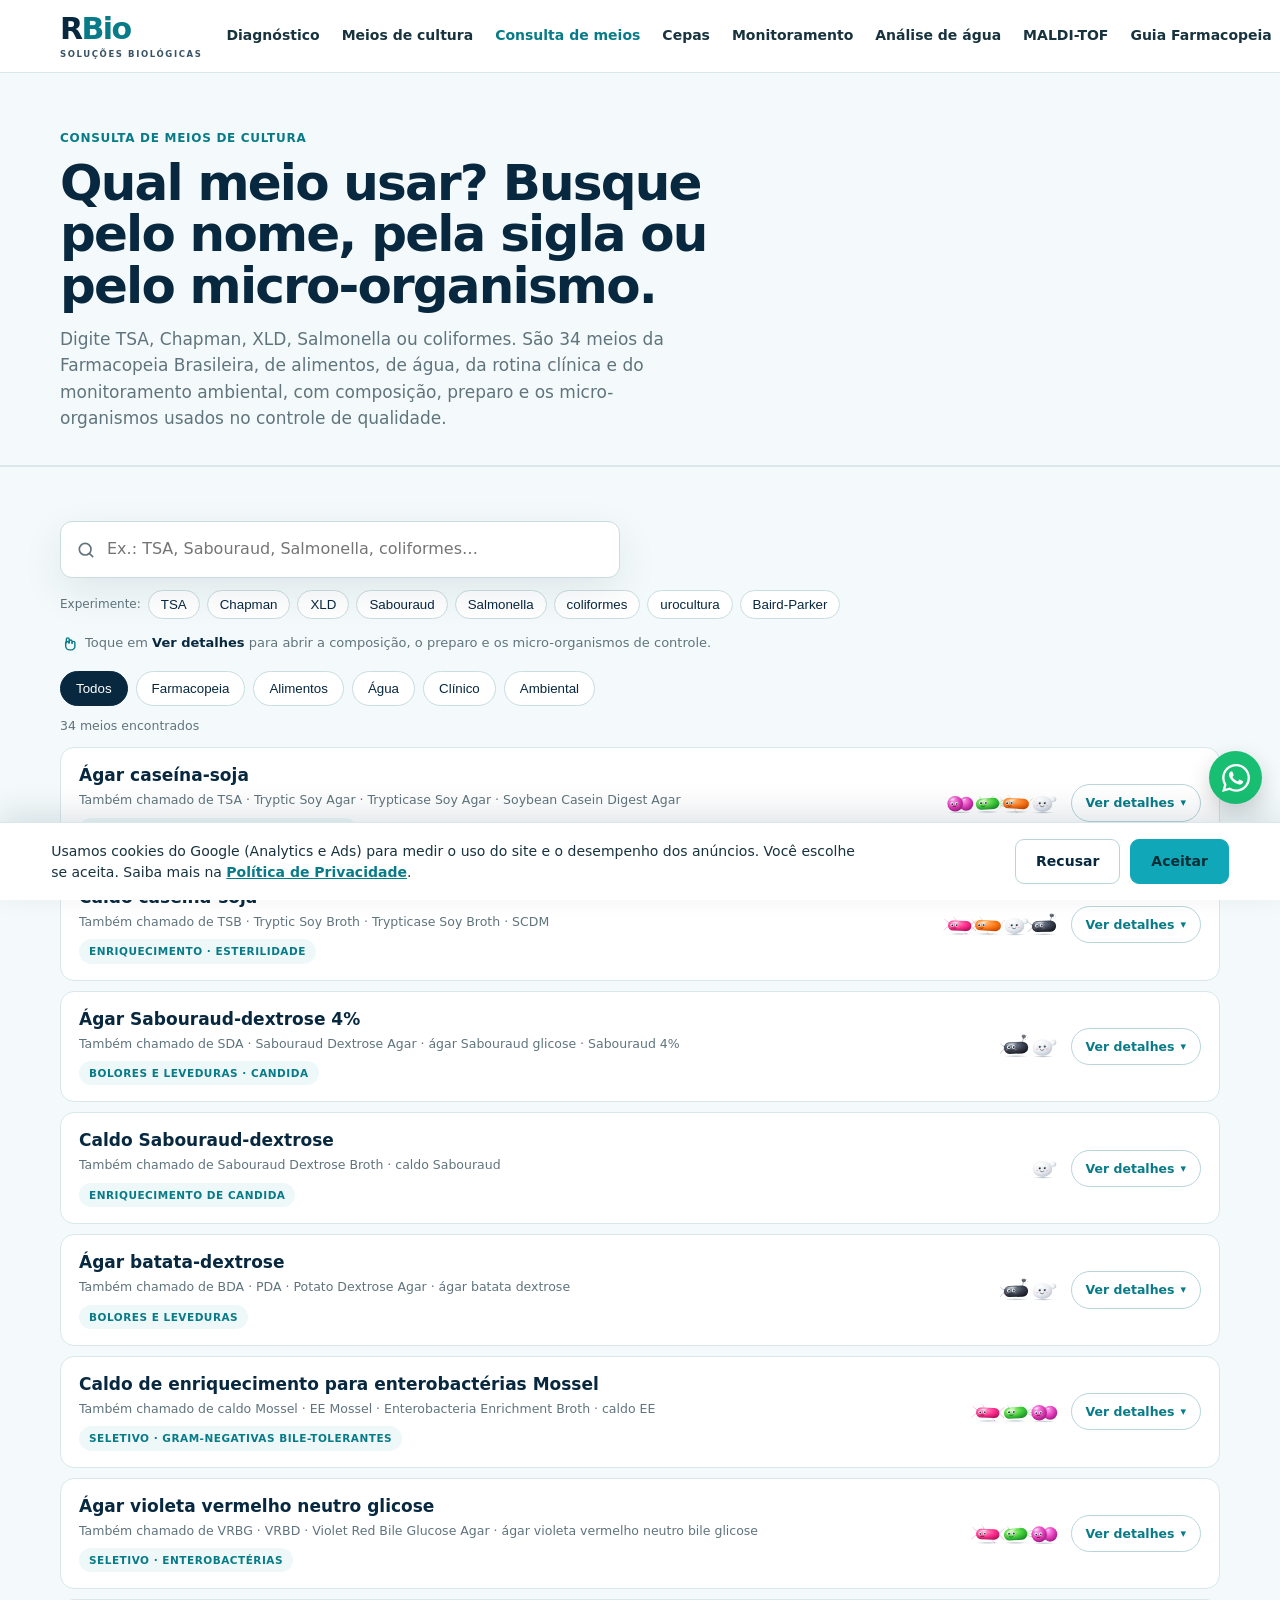
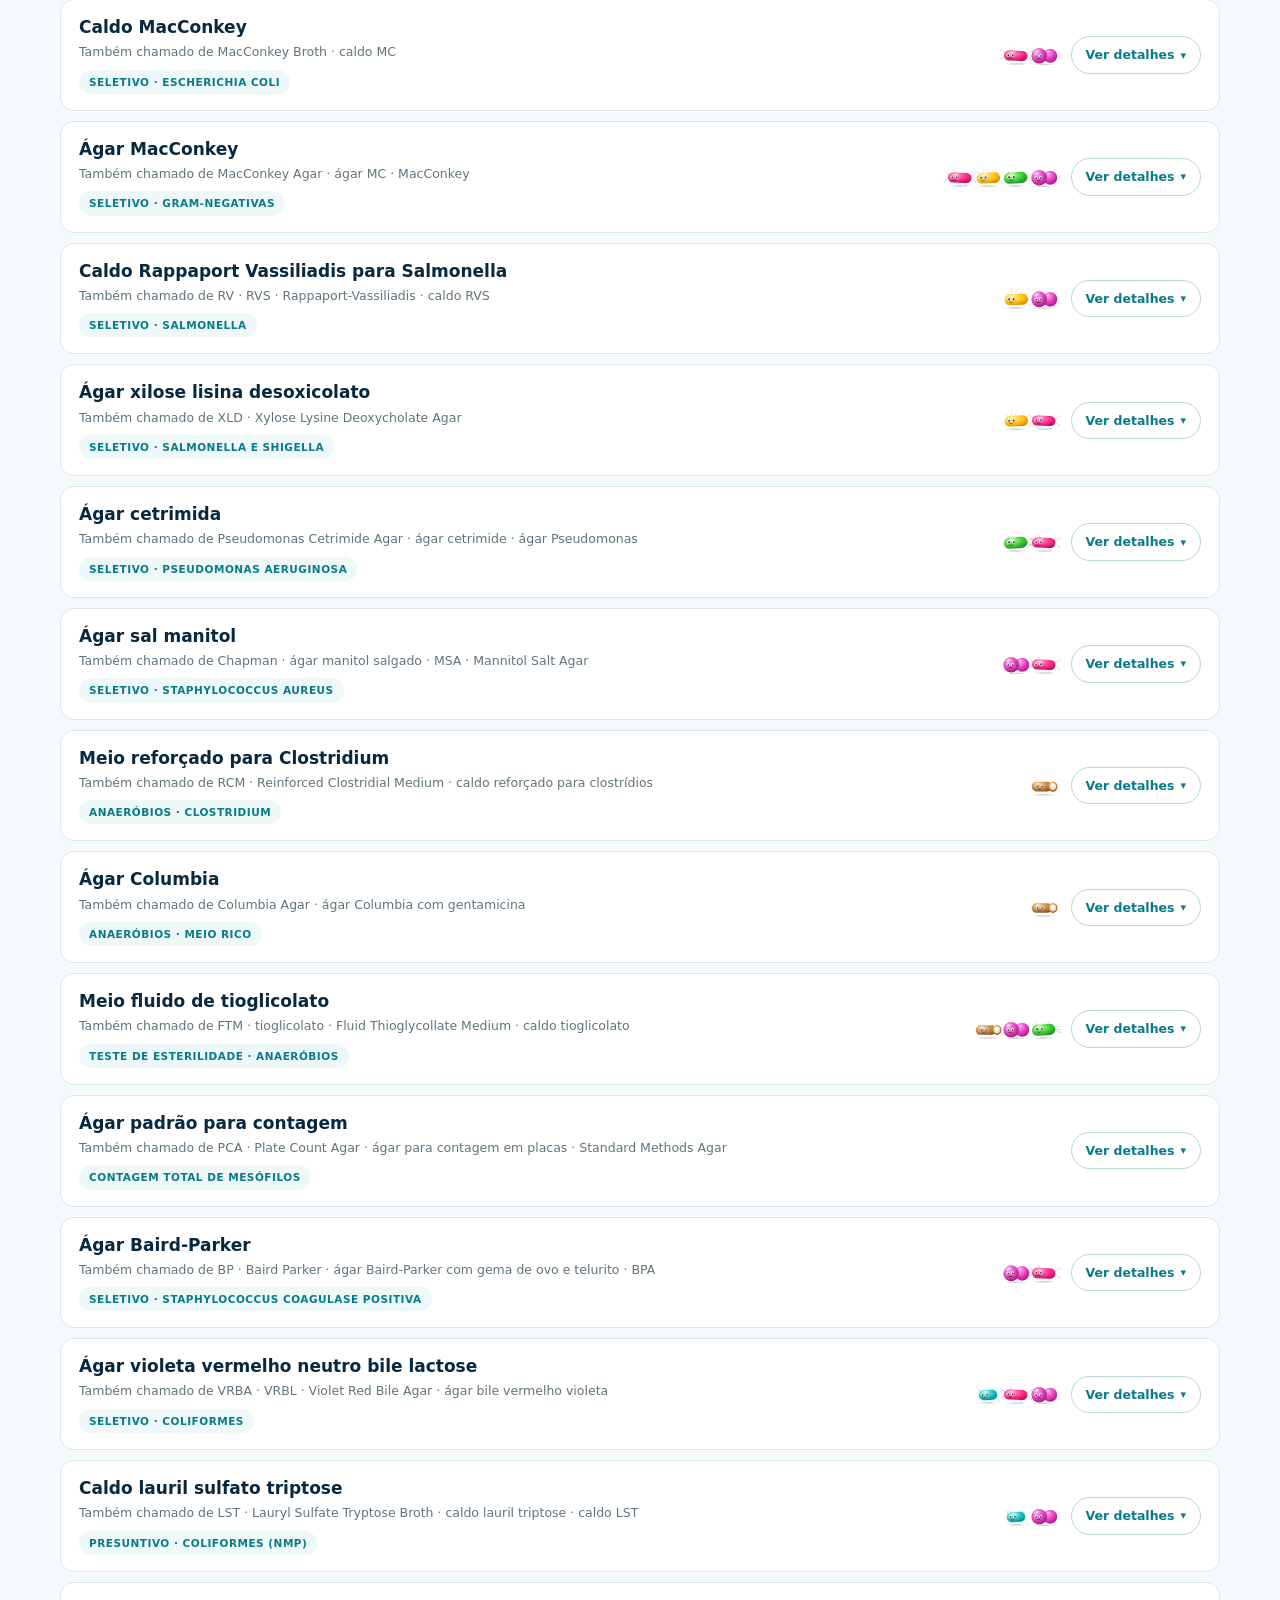
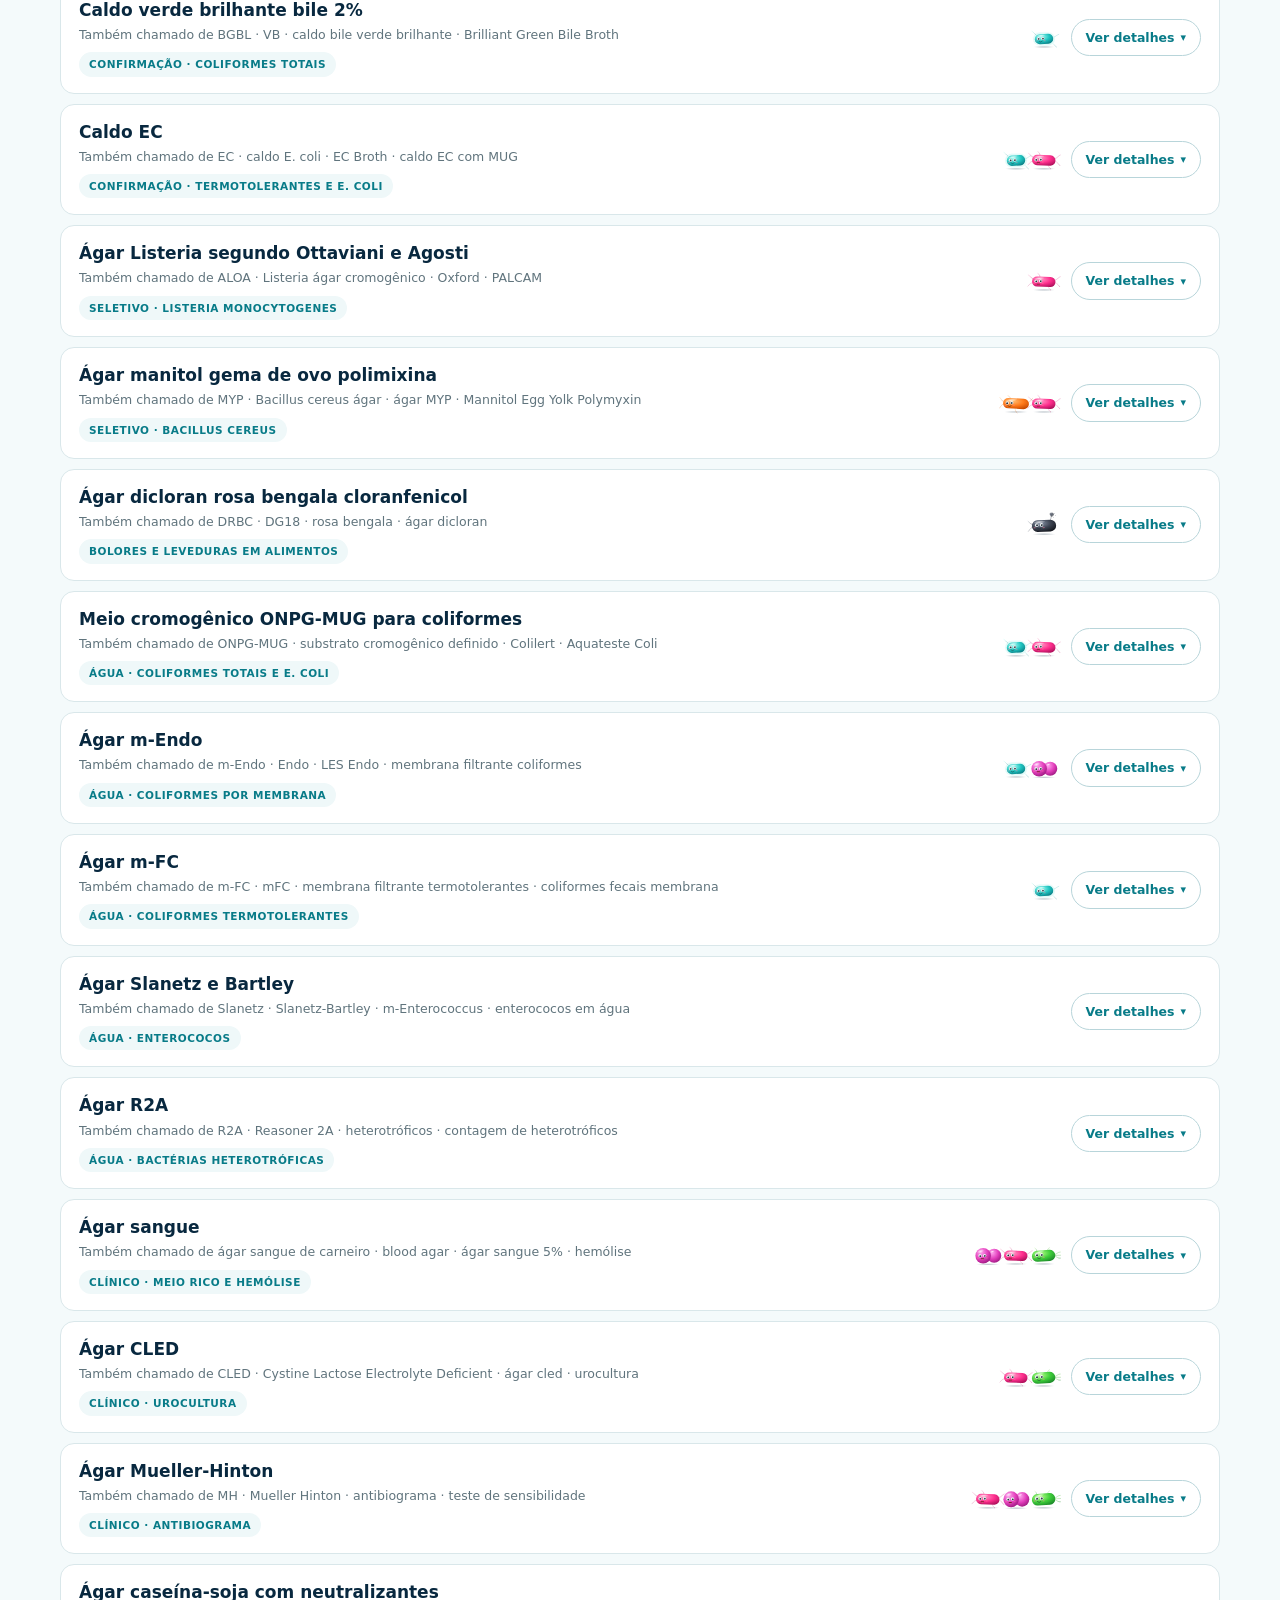
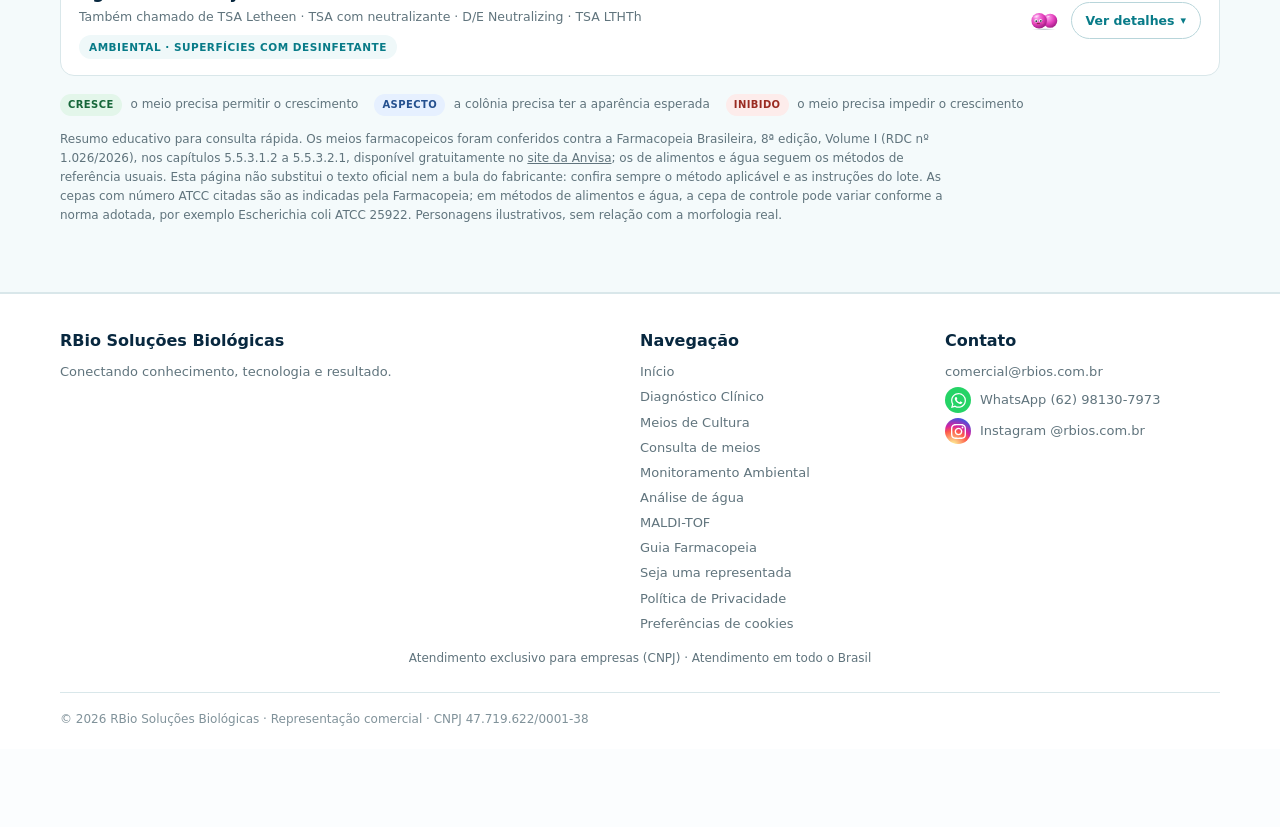
<file: consulta-meios.html>
<!doctype html>
<html lang="pt-BR">
<head>
<meta charset="utf-8">
<meta name="viewport" content="width=device-width,initial-scale=1">
<meta name="description" content="Consulte meios de cultura por nome, sigla ou micro-organismo: para que serve, composição, pH, preparo e micro-organismos de controle com o aspecto esperado da colônia.">
<title>Consulta de meios de cultura | RBio Soluções Biológicas</title>
<style>
:root{--navy:#08283f;--navy2:#0d4663;--cyan:#10a8b8;--cyan-dark:#087b88;--ice:#eff8f9;--text:#18333e;--muted:#60747d;--line:#d9e7ea;--white:#fff;--shadow:0 14px 40px rgba(8,40,63,.09);--r:12px}
*{box-sizing:border-box} html{scroll-behavior:smooth;scroll-padding-top:88px}
body{margin:0;font-family:Inter,ui-sans-serif,system-ui,-apple-system,"Segoe UI",Roboto,Arial,sans-serif;color:var(--text);background:#fbfdfe;line-height:1.55}
a{text-decoration:none;color:inherit} .container{width:min(1160px,92%);margin:auto}
.header{position:sticky;top:0;z-index:50;background:rgba(255,255,255,.97);border-bottom:1px solid var(--line);backdrop-filter:blur(10px)}
.nav{min-height:72px;display:flex;align-items:center;justify-content:space-between;gap:24px}
.brand{display:flex;align-items:center;gap:10px;color:var(--navy)}
.brand-mark{width:48px;height:48px;display:grid;place-items:center;flex:0 0 auto} .brand-mark svg{width:100%;height:100%;display:block}
.brand-wordmark{font-size:24px;line-height:1;font-weight:900;letter-spacing:-1.2px} .brand-wordmark b{color:var(--navy)} .brand-wordmark i{color:var(--cyan);font-style:normal}
.brand-wordmark small{display:block;color:var(--cyan-dark);font-size:8px;letter-spacing:1.25px;font-weight:850;margin-top:5px;white-space:nowrap}
.menu{display:flex;align-items:center;gap:22px;font-size:14px;font-weight:750} .menu a:hover{color:var(--cyan-dark)}
.btn{display:inline-flex;align-items:center;justify-content:center;padding:11px 17px;border-radius:9px;font-size:14px;font-weight:800;border:1px solid transparent;transition:.2s;cursor:pointer}
.btn-primary{background:var(--cyan);color:#052e37} .btn-primary:hover{background:#0796a5;transform:translateY(-1px)}
.btn-outline{background:#fff;border-color:#b8d5da;color:var(--navy)} .btn-outline:hover{border-color:var(--cyan);color:var(--cyan-dark)}
.menu-toggle{display:none;border:1px solid var(--line);background:#fff;border-radius:8px;width:42px;height:42px;color:var(--navy);font-size:21px}
.mobile-menu{display:none;border-top:1px solid var(--line);background:#fff} .mobile-menu a{display:block;padding:14px 4%;border-bottom:1px solid var(--line);font-weight:750}
.eyebrow{display:inline-block;color:var(--cyan-dark);font-size:12px;font-weight:850;letter-spacing:.7px;text-transform:uppercase;margin-bottom:10px}
.hero{padding:72px 0 62px;background:#f4fafb;border-bottom:1px solid var(--line)}
.hero-grid{display:grid;grid-template-columns:1.02fr .98fr;gap:58px;align-items:center}
.hero h1{font-size:clamp(40px,5vw,62px);line-height:1.03;letter-spacing:-2.6px;color:var(--navy);margin:0 0 18px;max-width:690px}
.hero p{font-size:18px;color:var(--muted);max-width:650px;margin:0}
.actions{display:flex;gap:10px;flex-wrap:wrap;margin-top:25px}
.hero-visual{position:relative;background:#fff;border:1px solid var(--line);border-radius:16px;padding:12px;box-shadow:var(--shadow)}
.hero-visual img{display:block;width:100%;height:390px;object-fit:cover;border-radius:10px}
.badge{position:absolute;left:26px;bottom:25px;background:#fff;border:1px solid var(--line);border-radius:11px;padding:12px 15px;font-size:13px;font-weight:800;color:var(--navy);box-shadow:0 8px 25px rgba(8,40,63,.12)}
section{padding:72px 0} .split{display:grid;grid-template-columns:1fr 1fr;gap:55px;align-items:center}
.head h2,.split h2{margin:0;color:var(--navy);font-size:36px;line-height:1.08;letter-spacing:-1.1px}
.muted{color:var(--muted)} .lead{font-size:17px;color:var(--muted);max-width:690px}
.bullets{display:grid;grid-template-columns:1fr 1fr;gap:10px;margin:24px 0 26px}
.check{padding:13px 14px;background:#fff;border:1px solid var(--line);border-radius:9px;font-size:14px;font-weight:700;color:var(--navy)}
.check:before{content:"";display:inline-block;width:7px;height:7px;border-radius:50%;background:var(--cyan);margin:0 9px 1px 0}
.media{background:#fff;border:1px solid var(--line);border-radius:16px;padding:12px;box-shadow:var(--shadow)}
.media img{display:block;width:100%;height:410px;object-fit:cover;border-radius:10px}
.chromogenic{background:#f6fafb;border-top:1px solid var(--line);border-bottom:1px solid var(--line)}
.chrom-grid{display:grid;grid-template-columns:.9fr 1.1fr;gap:54px;align-items:center}
.chrom-image{background:#fff;border:1px solid var(--line);border-radius:16px;padding:12px;box-shadow:var(--shadow)}
.chrom-image img{display:block;width:100%;height:500px;object-fit:cover;border-radius:10px}
.tags{display:grid;grid-template-columns:1fr 1fr;gap:10px;margin:22px 0}
.tag{background:#fff;border:1px solid var(--line);padding:13px 14px;border-radius:9px;font-size:13px;font-weight:750;color:var(--navy)}
.product-grid{display:grid;grid-template-columns:1fr 1fr;gap:18px;margin-top:30px}
.product{border:1px solid var(--line);border-radius:14px;background:#fff;overflow:hidden;box-shadow:0 6px 22px rgba(8,40,63,.035)}
.product img{display:block;width:100%;height:300px;object-fit:contain;background:#f8fbfc;padding:20px}
.product-body{padding:22px} .product-body h3{margin:0 0 7px;color:var(--navy);font-size:21px} .product-body p{margin:0;color:var(--muted);font-size:14px}
.dark{background:var(--navy);color:#fff} .dark h2,.dark h3{color:#fff} .dark .muted{color:#c8dce2}
.dark .product{background:#0d4663;border-color:rgba(255,255,255,.12)} .dark .product-body p{color:#c8dce2}
.mini-grid{display:grid;grid-template-columns:1fr 1fr;gap:14px;margin-top:18px}
.mini{border:1px solid rgba(255,255,255,.13);background:rgba(255,255,255,.05);border-radius:11px;padding:17px} .mini h3{margin:0 0 4px;font-size:16px} .mini p{margin:0;color:#c8dce2;font-size:13px}
.cta{padding:42px 0} .cta-box{display:flex;justify-content:space-between;align-items:center;gap:25px;background:var(--ice);border:1px solid var(--line);border-radius:15px;padding:30px}
.cta-box h2{margin:0;color:var(--navy);font-size:28px} .cta-box p{margin:6px 0 0;color:var(--muted)}
footer{border-top:1px solid var(--line);padding:35px 0 20px;background:#fff} .footer-grid{display:grid;grid-template-columns:2fr 1fr 1fr;gap:30px}
.footer-title{font-weight:850;color:var(--navy);margin-bottom:9px} footer a{display:block;color:var(--muted);font-size:13px;margin:5px 0} .copyright{border-top:1px solid var(--line);margin-top:25px;padding-top:17px;color:#80929a;font-size:12px}
.whatsapp{position:fixed;right:18px;bottom:18px;width:53px;height:53px;border-radius:50%;background:#18bf72;color:#fff;display:grid;place-items:center;z-index:60;box-shadow:0 8px 22px rgba(0,0,0,.18)}
.whatsapp svg{width:25px;height:25px;fill:none;stroke:currentColor;stroke-width:2.2}
@media(max-width:860px){
 .container{width:min(94%,620px)} .menu,.nav>.btn-primary{display:none} .menu-toggle{display:block}
 .hero{padding:42px 0 38px} .hero-grid,.split,.chrom-grid{grid-template-columns:1fr;gap:28px}
 .hero h1{font-size:43px;letter-spacing:-1.8px} .hero p{font-size:16px}
 .hero-visual img{height:280px} .badge{left:21px;bottom:20px;right:20px}
 section{padding:50px 0} .split h2,.head h2{font-size:30px}
 .bullets,.tags,.product-grid,.mini-grid{grid-template-columns:1fr}
 .media img{height:320px} .chrom-image{order:-1} .chrom-image img{height:330px}
 .cta-box{display:block;padding:24px} .cta-box .btn{margin-top:18px;width:100%}
 .footer-grid{grid-template-columns:1fr 1fr} .footer-grid>div:first-child{grid-column:1/-1}
 .mobile-menu.open{display:block}
}
.badge{position:static!important;display:block;margin-top:10px;left:auto;right:auto;bottom:auto;box-shadow:none}
.menu a{white-space:nowrap}
@media(max-width:1180px){.menu,.nav>.btn{display:none}.menu-toggle{display:block}}

.mc{background:#f4fafb;border-top:1px solid var(--line);border-bottom:1px solid var(--line)}
.mc-h2{margin:0 0 10px;max-width:760px}
.mc-sub{margin:0 0 20px;color:var(--muted);max-width:760px}
.mc-sr{position:absolute;left:-9999px}
.mc-search{position:relative;display:block;max-width:560px}
.mc-search input{width:100%;border:1px solid #c9dce0;border-radius:12px;padding:15px 16px 15px 46px;font:inherit;font-size:16px;background:#fff;box-shadow:var(--shadow)}
.mc-search input:focus{outline:none;border-color:var(--cyan);box-shadow:0 0 0 3px rgba(16,168,184,.15)}
.mc-search svg{position:absolute;left:16px;top:50%;transform:translateY(-50%);width:20px;height:20px;color:var(--muted);pointer-events:none}
.mc-sug{display:flex;gap:7px;flex-wrap:wrap;margin:12px 0 0;align-items:center;font-size:12px;color:var(--muted)}
.mc-sug button{border:1px solid #c9dce0;background:#fff;color:var(--navy);border-radius:999px;padding:6px 12px;font:800 12px/1.2 inherit;cursor:pointer}
.mc-sug button:hover{border-color:var(--cyan);color:var(--cyan-dark)}
.mc-tabs{display:flex;gap:8px;flex-wrap:wrap;margin:18px 0 10px}
.mc-tabs button{border:1px solid #c9dce0;background:#fff;color:var(--navy);border-radius:999px;padding:9px 15px;font:800 13px/1.2 inherit;cursor:pointer;transition:.15s}
.mc-tabs button[aria-pressed="true"]{background:var(--navy);border-color:var(--navy);color:#fff}
.mc-tabs button:focus-visible{outline:3px solid rgba(16,168,184,.45);outline-offset:2px}
.mc-count{margin:0 0 12px;font-size:12.5px;color:var(--muted)}
.mc-list{display:grid;gap:10px}
.mc-item{background:#fff;border:1px solid var(--line);border-radius:14px;overflow:hidden}
.mc-item.open{border-color:#b8d5da;box-shadow:var(--shadow)}
.mc-head{all:unset;box-sizing:border-box;width:100%;display:flex;gap:14px;align-items:center;justify-content:space-between;padding:16px 18px;cursor:pointer}
.mc-head:focus-visible{outline:3px solid rgba(16,168,184,.45);outline-offset:-3px}
.mc-head h3{margin:0;color:var(--navy);font-size:17px;line-height:1.3}
.mc-syn{display:block;font-size:12.5px;color:var(--muted);margin-top:4px}
.mc-uso{display:inline-block;font-size:10.5px;font-weight:800;letter-spacing:.5px;text-transform:uppercase;color:var(--cyan-dark);background:var(--ice);border-radius:999px;padding:4px 10px;margin-top:8px}
.mc-right{display:flex;align-items:center;gap:10px;flex:0 0 auto}
.mc-mini{display:flex;align-items:center;flex:0 0 auto}
.mc-mini img{width:34px;height:26px;object-fit:contain;margin-left:-6px}
.mc-btn{display:inline-flex;align-items:center;gap:6px;white-space:nowrap;border:1px solid #b8d5da;background:#fff;color:var(--cyan-dark);border-radius:999px;padding:8px 14px;font-size:12.5px;font-weight:800}
.mc-head:hover .mc-btn{border-color:var(--cyan);background:var(--ice)}
.mc-btn .t2{display:none}
.mc-item.open .mc-btn{background:var(--navy);border-color:var(--navy);color:#fff}
.mc-item.open .mc-btn .t1{display:none}
.mc-item.open .mc-btn .t2{display:inline}
.mc-chev{font-size:11px;transition:transform .2s}
.mc-item.open .mc-chev{transform:rotate(180deg)}
.mc-hint{display:flex;gap:8px;align-items:flex-start;margin:14px 0 0;font-size:13px;color:var(--muted);line-height:1.5}
.mc-hint b{color:var(--navy)}
.mc-hint span{flex:1 1 auto}
.mc-hint svg{width:17px;height:17px;flex:0 0 auto;color:var(--cyan-dark);margin-top:2px}
.mc-body{display:none;padding:4px 18px 20px;border-top:1px solid var(--line)}
.mc-item.open .mc-body{display:block}
.mc-what{margin:16px 0 0;font-size:14.5px;line-height:1.6}
.mc-cols{display:grid;grid-template-columns:.85fr 1.15fr;gap:16px;margin-top:16px;align-items:start}
.mc-box{border:1px solid var(--line);border-radius:12px;padding:15px;background:#fbfdfe}
.mc-box h4{margin:0 0 10px;color:var(--navy);font-size:13px;letter-spacing:.3px;text-transform:uppercase}
.mc-comp{margin:0;padding:0;list-style:none;display:grid;gap:5px;font-size:13.5px}
.mc-comp li{padding-left:14px;position:relative;line-height:1.45}
.mc-comp li:before{content:"";position:absolute;left:0;top:8px;width:5px;height:5px;border-radius:50%;background:var(--cyan)}
.mc-facts{margin:12px 0 0;display:grid;gap:7px;font-size:13px;line-height:1.5}
.mc-facts b{color:var(--navy);display:block;font-size:11px;letter-spacing:.4px;text-transform:uppercase}
.mc-org{display:grid;grid-template-columns:62px 1fr;gap:12px;align-items:center;background:#fff;border:1px solid var(--line);border-radius:12px;padding:10px 12px;margin-bottom:8px}
.mc-org.noimg{grid-template-columns:1fr}
.mc-org img{width:62px;height:46px;object-fit:contain;background:linear-gradient(160deg,#fff 0%,#e3f4f6 100%);border-radius:9px}
.mc-org i{font-style:italic;font-weight:800;color:var(--navy);font-size:14px}
.mc-org i.reto{font-style:normal}
.mc-org small{color:var(--muted);font-size:11.5px;font-weight:700;margin-left:5px}
.mc-org p{margin:4px 0 0;font-size:12.5px;color:var(--text);line-height:1.45}
.mc-role{display:inline-block;font-size:10px;font-weight:800;letter-spacing:.4px;text-transform:uppercase;border-radius:999px;padding:3px 8px;margin-right:4px}
.r-p{background:#e3f6ea;color:#17673a}.r-i{background:#e6f0ff;color:#24508f}.r-n{background:#fdeceb;color:#9a2b22}
.mc-inc{font-size:12.5px;color:var(--muted);margin:10px 0 0;padding:10px 12px;background:var(--ice);border-radius:10px;line-height:1.5}
.mc-cta{display:flex;gap:9px;flex-wrap:wrap;margin-top:16px}
.mc-cta .btn{font-size:13px;padding:10px 15px}
.mc-empty{display:none;color:var(--muted);padding:16px 0;font-size:14px}
.mc-legend{display:flex;gap:16px;flex-wrap:wrap;font-size:12px;color:var(--muted);margin-top:18px}
.mc-legend .mc-role{margin-right:5px}
.mc-note{font-size:12px;color:var(--muted);margin-top:14px;line-height:1.6;max-width:900px}
.mc-note a{text-decoration:underline}
.mc mark{background:#fff3b0;color:inherit;border-radius:3px;padding:0 1px}
@media(max-width:860px){.mc-cols{grid-template-columns:1fr}.mc-mini{display:none}.mc-head{padding:14px 15px}.mc-body{padding:4px 15px 18px}}
@media(max-width:620px){.mc-head{flex-direction:column;align-items:stretch;gap:12px}
.mc-right{justify-content:flex-start}
.mc-btn{justify-content:center;padding:10px 14px;font-size:13px;width:100%}}
.mc-fig{display:inline-block;line-height:0;border-radius:9px;background:linear-gradient(160deg,#fff 0%,#e3f4f6 100%)}
.mc-fig[data-fato]{cursor:pointer}
.mc-org .mc-fig{width:62px;height:46px;display:grid;place-items:center}
.mc-org .mc-fig img{max-width:58px;max-height:44px;width:auto;height:auto;object-fit:contain;background:none;border-radius:0;display:block}
.mc-item.open .mc-org .mc-fig img{animation:mc-pop .5s cubic-bezier(.34,1.56,.64,1) both}
.mc-item.open .mc-org:nth-child(2) .mc-fig img{animation-delay:.07s}
.mc-item.open .mc-org:nth-child(3) .mc-fig img{animation-delay:.14s}
.mc-item.open .mc-org:nth-child(4) .mc-fig img{animation-delay:.21s}
.mc-item.open .mc-org:nth-child(5) .mc-fig img{animation-delay:.28s}
@keyframes mc-pop{from{opacity:0;transform:translateY(8px) scale(.82)}to{opacity:1;transform:none}}
.mc-ex{margin-top:14px}
.mc-ex-grid{display:grid;grid-template-columns:repeat(3,1fr);gap:10px}
.mc-ex-grid figure{margin:0;background:#fff;border:1px solid var(--line);border-radius:12px;padding:12px;text-align:center}
.mc-ex-grid .mc-fig{width:100%;height:84px;display:grid;place-items:center;border-radius:10px;margin-bottom:9px;padding:6px}
.mc-ex-grid .mc-fig img{max-width:100%;max-height:72px;width:auto;height:auto;object-fit:contain;display:block}
.mc-item.open .mc-ex-grid figure:nth-child(1) .mc-fig img{animation:mc-pop .5s cubic-bezier(.34,1.56,.64,1) .06s both}
.mc-item.open .mc-ex-grid figure:nth-child(2) .mc-fig img{animation:mc-pop .5s cubic-bezier(.34,1.56,.64,1) .16s both}
.mc-item.open .mc-ex-grid figure:nth-child(3) .mc-fig img{animation:mc-pop .5s cubic-bezier(.34,1.56,.64,1) .26s both}
.mc-ex-grid i{display:block;font-style:italic;font-weight:800;color:var(--navy);font-size:13.5px;line-height:1.3}
.mc-ex-grid small{display:block;color:var(--muted);font-size:11px;font-weight:700;margin-top:2px}
.mc-ex-grid p{margin:6px 0 0;font-size:12.5px;color:var(--text);line-height:1.45}
.mc-ex-note{margin:12px 0 0;font-size:12px;color:var(--muted)}
@media(prefers-reduced-motion:reduce){.mc-item.open .mc-fig img{animation:none!important}}
@media(max-width:620px){.mc-ex-grid{grid-template-columns:1fr}.mc-ex-grid figure{display:grid;grid-template-columns:84px 1fr;gap:12px;text-align:left;align-items:center}.mc-ex-grid .mc-fig{height:66px;margin:0}.mc-ex-grid .mc-fig img{max-height:56px}}
</style>

<style id="rbio-v3-compact">
/* RBio V3: compact web layout */
.hero{padding:52px 0 46px}.hero-grid{gap:42px}.hero h1{font-size:clamp(36px,4.5vw,54px)}
.hero-visual img{height:310px;object-fit:cover}.hero-visual{padding:9px}
section{padding:54px 0}.split{gap:42px}.head h2,.split h2{font-size:32px}
.media img{height:300px}.chrom-image img{height:350px}.product img{height:220px;padding:14px}.product-body{padding:18px}
.cta{padding:30px 0}.cta-box{padding:24px}
@media(max-width:860px){.hero{padding:38px 0 34px}.hero h1{font-size:40px}.hero-visual img{height:230px}.media img{height:250px}.chrom-image img{height:270px}section{padding:40px 0}.product img{height:190px}}
@media(max-width:560px){.container{width:92%}.hero h1{font-size:34px}.hero p{font-size:15px}.hero-visual img{height:205px}.media img{height:220px}.chrom-image img{height:235px}.product img{height:175px}.cta{padding:22px 0}}
</style>
<link rel="canonical" href="https://rbios.com.br/meios-de-cultura.html">
<link rel="icon" href="favicon.svg" type="image/svg+xml">
<meta name="theme-color" content="#0B2D4A">
<meta property="og:type" content="website">
<meta property="og:site_name" content="RBio Soluções Biológicas">
<meta property="og:locale" content="pt_BR">
<meta property="og:title" content="Meios de Cultura | RBio Soluções Biológicas">
<meta property="og:description" content="Meios de cultura desidratados, placas prontas para uso e meios cromogênicos para laboratórios e controle de qualidade.">
<meta property="og:url" content="https://rbios.com.br/meios-de-cultura.html">
<link rel="stylesheet" href="cookies.css">
<script src="cookies.js" defer></script>
<!-- Google Ads tag: RBio -->
<script async src="https://www.googletagmanager.com/gtag/js?id=AW-18527985961"></script>
<script src="tags.js"></script>
<style>.brand{gap:0}.brand-wordmark{font-size:30px;font-weight:800;letter-spacing:-1.6px}.brand-wordmark b{color:#08283f}.brand-wordmark i{color:#087b88;font-style:normal}.brand-wordmark small{font-size:8.5px;margin-top:6px;letter-spacing:1.6px;color:#08283f;opacity:.8}@media(max-width:650px){.brand-wordmark{font-size:26px}.brand-wordmark small{font-size:7.5px;letter-spacing:1.2px}}</style><style id="social-icons">footer a.social-link{display:flex;align-items:center;gap:9px}.social-badge{width:26px;height:26px;border-radius:50%;display:grid;place-items:center;flex:none;color:#fff}.social-badge svg{width:15px;height:15px;fill:currentColor}.social-badge.wa{background:#25d366}.social-badge.ig{background:radial-gradient(circle at 30% 107%,#fdf497 0%,#fdf497 5%,#fd5949 45%,#d6249f 60%,#285aeb 90%)}footer a.social-link:hover .social-badge{filter:brightness(1.08)}a.whatsapp svg{width:28px;height:28px;fill:#fff;stroke:none}</style></head>
<body>
<header class="header">
<div class="container nav">
<a class="brand" href="index.html" aria-label="RBio Soluções Biológicas">

<span class="brand-wordmark"><b>R</b><i>Bio</i><small>SOLUÇÕES BIOLÓGICAS</small></span>
</a>
<nav class="menu" aria-label="Navegação principal"><a href="diagnostico-clinico.html">Diagnóstico</a><a href="meios-de-cultura.html">Meios de cultura</a><a href="consulta-meios.html" style="color:var(--cyan-dark)" aria-current="page">Consulta de meios</a><a href="cepas-de-referencia.html">Cepas</a><a href="monitoramento-ambiental.html">Monitoramento</a><a href="analise-de-agua.html">Análise de água</a><a href="maldi.html">MALDI-TOF</a><a href="farmacopeia.html">Guia Farmacopeia</a><a href="#contato">Contato</a></nav>
<a class="btn btn-primary" href="https://wa.me/5562981307973?text=Ol%C3%A1%2C%20RBio%21%0AGostaria%20de%20solicitar%20uma%20cota%C3%A7%C3%A3o." target="_blank" rel="noopener">Solicitar cotação</a>
<button class="menu-toggle" aria-label="Abrir menu" aria-expanded="false" aria-controls="mobileMenu" onclick="var m=document.getElementById('mobileMenu');this.setAttribute('aria-expanded',m.classList.toggle('open'))">☰</button>
</div>
<div class="mobile-menu" id="mobileMenu"><a href="index.html">Início</a><a href="diagnostico-clinico.html">Diagnóstico</a><a href="meios-de-cultura.html">Meios de cultura</a><a href="consulta-meios.html">Consulta de meios</a><a href="cepas-de-referencia.html">Cepas de referência</a><a href="monitoramento-ambiental.html">Monitoramento</a><a href="analise-de-agua.html">Análise de água</a><a href="maldi.html">MALDI-TOF</a><a href="farmacopeia.html">Guia Farmacopeia</a><a href="parcerias.html">Para fabricantes</a><a href="#contato">Contato</a></div>
</header>
<section class="hero" style="padding:52px 0 34px">
<div class="container">
<span class="eyebrow">Consulta de meios de cultura</span>
<h1 style="font-size:clamp(32px,4.4vw,50px);letter-spacing:-1.8px;margin-bottom:14px">Qual meio usar? Busque pelo nome, pela sigla ou pelo micro-organismo.</h1>
<p style="font-size:17px">Digite TSA, Chapman, XLD, Salmonella ou coliformes. São 34 meios da Farmacopeia Brasileira, de alimentos, de água, da rotina clínica e do monitoramento ambiental, com composição, preparo e os micro-organismos usados no controle de qualidade.</p>
</div>
</section>
<section class="mc" id="consulta">
<div class="container">
<label class="mc-search"><span class="mc-sr">Buscar meio de cultura</span><svg viewBox="0 0 24 24" fill="none" stroke="currentColor" stroke-width="2" stroke-linecap="round" aria-hidden="true"><circle cx="11" cy="11" r="7"/><path d="m20 20-3.5-3.5"/></svg><input type="search" id="mcQ" placeholder="Ex.: TSA, Sabouraud, Salmonella, coliformes…" autocomplete="off" spellcheck="false"></label>
<div class="mc-sug" id="mcSug"></div>
<p class="mc-hint"><svg viewBox="0 0 24 24" fill="none" stroke="currentColor" stroke-width="2" stroke-linecap="round" aria-hidden="true"><path d="M9 11V6a2 2 0 1 1 4 0v5"/><path d="M13 11V9a2 2 0 1 1 4 0v2"/><path d="M17 12v-1a2 2 0 1 1 4 0v5a5 5 0 0 1-5 5h-2a6 6 0 0 1-6-6v-4a2 2 0 1 1 4 0"/></svg><span>Toque em <b>Ver detalhes</b> para abrir a composição, o preparo e os micro-organismos de controle.</span></p>
<div class="mc-tabs" id="mcTabs" role="group" aria-label="Filtrar por área"></div>
<p class="mc-count" id="mcCount" role="status" aria-live="polite"></p>
<div class="mc-list" id="mcList"></div>
<p class="mc-empty" id="mcEmpty">Não encontramos esse meio na consulta. Tente outro nome ou sigla, ou fale com a RBio que a gente procura para você.</p>
<div class="mc-legend">
<span><b class="mc-role r-p">Cresce</b> o meio precisa permitir o crescimento</span>
<span><b class="mc-role r-i">Aspecto</b> a colônia precisa ter a aparência esperada</span>
<span><b class="mc-role r-n">Inibido</b> o meio precisa impedir o crescimento</span>
</div>
<p class="mc-note">Resumo educativo para consulta rápida. Os meios farmacopeicos foram conferidos contra a Farmacopeia Brasileira, 8ª edição, Volume I (RDC nº 1.026/2026), nos capítulos 5.5.3.1.2 a 5.5.3.2.1, disponível gratuitamente no <a href="https://www.gov.br/anvisa/pt-br/assuntos/farmacopeia/farmacopeia-brasileira" target="_blank" rel="noopener">site da Anvisa</a>; os de alimentos e água seguem os métodos de referência usuais. Esta página não substitui o texto oficial nem a bula do fabricante: confira sempre o método aplicável e as instruções do lote. As cepas com número ATCC citadas são as indicadas pela Farmacopeia; em métodos de alimentos e água, a cepa de controle pode variar conforme a norma adotada, por exemplo Escherichia coli ATCC 25922. Personagens ilustrativos, sem relação com a morfologia real.</p>
</div>
</section>
<script src="meios-dados.js"></script>
<script>
(function(){
var D=window.RBIO_MEIOS; if(!D) return;
var T='img/turma/', WA='5562981307973';
var AREAS=[['','Todos'],['fb','Farmacopeia'],['alim','Alimentos'],['agua','Água'],['clin','Clínico'],['amb','Ambiental']];
var ROLES={p:['r-p','Cresce'],i:['r-i','Aspecto'],n:['r-n','Inibido']};
var ACAO={sa:'dourado',pa:'pigmento',bs:'esporo',bce:'esporo',ca:'broto',ab:'esporos',bol:'esporos',ec:'agito',st:'agito',cl:'esporo',co:'amarelo',ctt:'amarelo'};
var FATO={
 sa:'No ágar manitol salgado eu fermento o manitol e deixo o meio amarelo.',
 pa:'A piocianina é minha: é ela que deixa o ágar cetrimida esverdeado.',
 bs:'Quando aperta, eu viro esporo e espero o momento certo de voltar.',
 bce:'Também viro esporo. No MYP eu não fermento o manitol, por isso fico rosado.',
 ca:'Eu cresço por brotamento: a levedura-filha nasce de um broto e se solta.',
 ab:'Meus conídios pretos viajam pelo ar. É assim que eu apareço na sua placa.',
 bol:'Em Sabouraud e em BDA eu me espalho em filamentos e às vezes coloro o verso da placa.',
 ec:'Fermento a lactose: no MacConkey minha colônia fica rosada.',
 st:'Produzo gás sulfídrico. É por isso que no XLD minha colônia tem centro preto.',
 cl:'Sou anaeróbio: só cresço quando o oxigênio sai do meio. E também viro esporo.',
 co:'Minha beta-galactosidase quebra o ONPG e deixa a amostra amarela.',
 ctt:'Eu aguento 44,5 °C. É isso que me separa dos outros coliformes.'};
var SUG=['TSA','Chapman','XLD','Sabouraud','Salmonella','coliformes','urocultura','Baird-Parker'];
var q='', area='', open={};
var $q=document.getElementById('mcQ'), $list=document.getElementById('mcList'),
    $empty=document.getElementById('mcEmpty'), $tabs=document.getElementById('mcTabs'),
    $sug=document.getElementById('mcSug'), $count=document.getElementById('mcCount');

function esc(s){return String(s).replace(/[&<>"]/g,function(c){return{'&':'&amp;','<':'&lt;','>':'&gt;','"':'&quot;'}[c]})}
function norm(s){return String(s).toLowerCase().normalize('NFD').replace(/[̀-ͯ]/g,'')}
function hl(s){ if(!q) return esc(s);
  var n=norm(s), t=norm(q), i=n.indexOf(t); if(i<0) return esc(s);
  return esc(s.slice(0,i))+'<mark>'+esc(s.slice(i,i+q.length))+'</mark>'+esc(s.slice(i+q.length)); }

function hay(m){
  var o=(m.o||[]).map(function(x){var g=D.org[x[0]];return g?g[0]+' '+g[1]:''}).join(' ');
  return norm([m.n,(m.s||[]).join(' '),m.u,m.w,o,(m.c||[]).join(' ')].join(' '));
}
function match(m){
  if(area && (m.t||[]).indexOf(area)<0) return false;
  if(!q) return true;
  return hay(m).indexOf(norm(q))>=0;
}
function synLine(m){
  var s=(m.s||[]); if(!s.length) return '';
  var t=norm(q), hit=null;
  if(q) for(var i=0;i<s.length;i++){ if(norm(s[i]).indexOf(t)>=0){hit=i;break} }
  var ord=hit===null?s:[s[hit]].concat(s.filter(function(_,i){return i!==hit}));
  return '<span class="mc-syn">Também chamado de '+ord.slice(0,4).map(hl).join(' · ')+'</span>';
}
function fig(k,m){
  var g=D.org[k]; if(!g||!g[2]) return '';
  var acao=ACAO[k]||'', fato=FATO[k]||'';
  if(k==='ec' && /cromogênico/.test(m.n)) acao='uv';
  return '<span class="mc-fig"'+(acao?' data-acao="'+acao+'"':'')+
    (fato?' data-nome="'+esc(g[0])+'" data-fato="'+esc(fato)+'"':'')+
    '><img src="'+T+g[2]+'" alt="'+esc(g[0])+'" loading="lazy" decoding="async"></span>';
}
function orgHtml(x,m){
  var g=D.org[x[0]]; if(!g) return '';
  var roles=String(x[1]).split('').map(function(r){var R=ROLES[r];return R?'<span class="mc-role '+R[0]+'">'+R[1]+'</span>':''}).join('');
  var grupo=/grupo|contagem/.test(g[1]);
  return '<div class="mc-org'+(g[2]?'':' noimg')+'">'+fig(x[0],m)+'<div><i class="'+(grupo?'reto':'')+'">'+hl(g[0])+'</i>'+
    (grupo?'':'<small>'+esc(g[1])+'</small>')+'<p>'+roles+' '+esc(x[2])+'</p></div></div>';
}
function exemplosHtml(m){
  if(!m.x||!m.x.length) return '';
  return '<div class="mc-box mc-ex"><h4>Exemplos de quem cresce aqui</h4>'+
    '<div class="mc-ex-grid">'+m.x.map(function(e){
      var g=D.org[e[0]]; if(!g) return '';
      return '<figure>'+fig(e[0],m)+'<figcaption><i>'+esc(g[0])+'</i>'+
        (g[1] && !/grupo|contagem/.test(g[1])?'<small>'+esc(g[1])+'</small>':'')+
        '<p>'+esc(e[1])+'</p></figcaption></figure>';
    }).join('')+'</div>'+
    '<p class="mc-ex-note">Meio sem seletividade: cresce um conjunto amplo de micro-organismos. Toque em um personagem para ver uma curiosidade.</p></div>';
}
function card(m,idx){
  var ab=open[idx]?' open':'';
  var minis=(m.o||[]).map(function(x){var g=D.org[x[0]];return g&&g[2]?g[2]:null})
    .filter(function(v,i,a){return v&&a.indexOf(v)===i}).slice(0,4)
    .map(function(f){return '<img src="'+T+f+'" alt="" loading="lazy" decoding="async">'}).join('');
  var wa='https://wa.me/'+WA+'?text='+encodeURIComponent('Olá, RBio!\nGostaria de uma cotação de '+m.n+'.');
  return '<article class="mc-item'+ab+'" data-i="'+idx+'">'+
    '<button type="button" class="mc-head" aria-expanded="'+(open[idx]?'true':'false')+'">'+
      '<span><h3>'+hl(m.n)+'</h3>'+synLine(m)+'<span class="mc-uso">'+esc(m.u)+'</span></span>'+
      '<span class="mc-right"><span class="mc-mini">'+minis+'</span>'+
        '<span class="mc-btn"><span class="t1">Ver detalhes</span><span class="t2">Fechar</span><b class="mc-chev">▾</b></span></span>'+
    '</button>'+
    '<div class="mc-body">'+
      '<p class="mc-what">'+hl(m.w)+'</p>'+
      '<div class="mc-cols">'+
        '<div class="mc-box"><h4>Composição</h4><ul class="mc-comp">'+
          (m.c||[]).map(function(c){return '<li>'+hl(c)+'</li>'}).join('')+'</ul>'+
          '<div class="mc-facts"><span><b>pH final a 25 °C</b>'+esc(m.ph)+'</span>'+
          '<span><b>Preparo</b>'+esc(m.e)+'</span></div></div>'+
        '<div class="mc-box"><h4>Micro-organismos de controle</h4>'+
          (m.o||[]).map(function(x){return orgHtml(x,m)}).join('')+
          (m.i?'<p class="mc-inc">'+esc(m.i)+'</p>':'')+'</div>'+
      '</div>'+
      exemplosHtml(m)+
      '<div class="mc-cta"><a class="btn btn-primary" href="'+wa+'" target="_blank" rel="noopener">Pedir cotação deste meio →</a>'+
      '<a class="btn btn-outline" href="cepas-de-referencia.html">Ver cepas de referência</a></div>'+
    '</div></article>';
}
function render(){
  var r=D.meios.map(function(m,i){return [m,i]}).filter(function(p){return match(p[0])});
  if(q && r.length===1) open[r[0][1]]=true;
  $list.innerHTML=r.map(function(p){return card(p[0],p[1])}).join('');
  $empty.style.display=r.length?'none':'block';
  $count.textContent=r.length?(r.length===1?'1 meio encontrado':r.length+' meios encontrados'):'';
  if(typeof window.tvPreparar==='function') window.tvPreparar($list);
  if(typeof window.tvDemo==='function') $list.querySelectorAll('.mc-item.open').forEach(function(it){window.tvDemo(it)});
}
AREAS.forEach(function(a){
  var b=document.createElement('button'); b.type='button'; b.textContent=a[1];
  b.setAttribute('aria-pressed', a[0]===area?'true':'false');
  b.onclick=function(){ area=a[0]; open={};
    [].forEach.call($tabs.children,function(x){x.setAttribute('aria-pressed','false')});
    b.setAttribute('aria-pressed','true'); render(); };
  $tabs.appendChild(b);
});
$sug.innerHTML='<span>Experimente:</span>';
SUG.forEach(function(s){
  var b=document.createElement('button'); b.type='button'; b.textContent=s;
  b.onclick=function(){ $q.value=s; q=s; open={}; render(); subir(); };
  $sug.appendChild(b);
});
function subir(){
  var h=document.querySelector('.header'), alt=h?h.getBoundingClientRect().height:72;
  var cx=document.querySelector('.mc-search');
  if(!cx) return;
  var alvo=cx.getBoundingClientRect().top+window.pageYOffset-alt-14;
  if(Math.abs(window.pageYOffset-alvo)<40) return;
  window.scrollTo({top:Math.max(0,alvo),behavior:'smooth'});
}
var tm;
$q.addEventListener('input',function(){ clearTimeout(tm); tm=setTimeout(function(){
  q=$q.value.trim(); open={}; render();
  if(q) subir();
  if(q.length>2 && typeof gtag==='function') gtag('event','busca_meio',{termo:q.toLowerCase()});
},160)});
$list.addEventListener('click',function(ev){
  var h=ev.target.closest('.mc-head'); if(!h) return;
  var it=h.parentNode, i=it.getAttribute('data-i');
  if(open[i]) delete open[i]; else open[i]=true;
  it.classList.toggle('open'); h.setAttribute('aria-expanded', open[i]?'true':'false');
  if(open[i]){
    if(typeof window.tvPreparar==='function') window.tvPreparar(it);
    if(typeof window.tvDemo==='function') window.tvDemo(it);
  }
});
render();
})();
</script>
<a class="whatsapp" href="https://wa.me/5562981307973?text=Ol%C3%A1%2C%20RBio%21%20Gostaria%20de%20falar%20sobre%20meios%20de%20cultura." aria-label="Falar com a RBio pelo WhatsApp" target="_blank" rel="noopener"><svg viewBox="0 0 24 24" aria-hidden="true"><path d="M17.472 14.382c-.297-.149-1.758-.867-2.03-.967-.273-.099-.471-.148-.67.15-.197.297-.767.966-.94 1.164-.173.199-.347.223-.644.075-.297-.15-1.255-.463-2.39-1.475-.883-.788-1.48-1.761-1.653-2.059-.173-.297-.018-.458.13-.606.134-.133.298-.347.446-.52.149-.174.198-.298.298-.497.099-.198.05-.371-.025-.52-.075-.149-.669-1.612-.916-2.207-.242-.579-.487-.5-.669-.51-.173-.008-.371-.01-.57-.01-.198 0-.52.074-.792.372-.272.297-1.04 1.016-1.04 2.479 0 1.462 1.065 2.875 1.213 3.074.149.198 2.096 3.2 5.077 4.487.709.306 1.262.489 1.694.625.712.227 1.36.195 1.871.118.571-.085 1.758-.719 2.006-1.413.248-.694.248-1.289.173-1.413-.074-.124-.272-.198-.57-.347m-5.421 7.403h-.004a9.87 9.87 0 01-5.031-1.378l-.361-.214-3.741.982.998-3.648-.235-.374a9.86 9.86 0 01-1.51-5.26c.001-5.45 4.436-9.884 9.888-9.884 2.64 0 5.122 1.03 6.988 2.898a9.825 9.825 0 012.893 6.994c-.003 5.45-4.437 9.884-9.885 9.884m8.413-18.297A11.815 11.815 0 0012.05 0C5.495 0 .16 5.335.157 11.892c0 2.096.547 4.142 1.588 5.945L.057 24l6.305-1.654a11.882 11.882 0 005.683 1.448h.005c6.554 0 11.89-5.335 11.893-11.893a11.821 11.821 0 00-3.48-8.413Z"/></svg>
</a>

<footer>
<div class="container footer-grid">
<div><div class="footer-title">RBio Soluções Biológicas</div><div style="font-size:13px;color:var(--muted)">Conectando conhecimento, tecnologia e resultado.</div></div>
<div><div class="footer-title">Navegação</div><a href="index.html">Início</a><a href="diagnostico-clinico.html">Diagnóstico Clínico</a><a href="meios-de-cultura.html">Meios de Cultura</a><a href="consulta-meios.html">Consulta de meios</a><a href="monitoramento-ambiental.html">Monitoramento Ambiental</a><a href="analise-de-agua.html">Análise de água</a><a href="maldi.html">MALDI-TOF</a><a href="farmacopeia.html">Guia Farmacopeia</a><a href="parcerias.html">Seja uma representada</a><a href="politica-de-privacidade.html">Política de Privacidade</a><a href="politica-de-privacidade.html#cookies" data-cookie-prefs>Preferências de cookies</a></div>
<div><div class="footer-title">Contato</div><a href="mailto:comercial@rbios.com.br">comercial@rbios.com.br</a><a class="social-link" href="https://wa.me/5562981307973" target="_blank" rel="noopener"><span class="social-badge wa" aria-hidden="true"><svg viewBox="0 0 24 24"><path d="M17.472 14.382c-.297-.149-1.758-.867-2.03-.967-.273-.099-.471-.148-.67.15-.197.297-.767.966-.94 1.164-.173.199-.347.223-.644.075-.297-.15-1.255-.463-2.39-1.475-.883-.788-1.48-1.761-1.653-2.059-.173-.297-.018-.458.13-.606.134-.133.298-.347.446-.52.149-.174.198-.298.298-.497.099-.198.05-.371-.025-.52-.075-.149-.669-1.612-.916-2.207-.242-.579-.487-.5-.669-.51-.173-.008-.371-.01-.57-.01-.198 0-.52.074-.792.372-.272.297-1.04 1.016-1.04 2.479 0 1.462 1.065 2.875 1.213 3.074.149.198 2.096 3.2 5.077 4.487.709.306 1.262.489 1.694.625.712.227 1.36.195 1.871.118.571-.085 1.758-.719 2.006-1.413.248-.694.248-1.289.173-1.413-.074-.124-.272-.198-.57-.347m-5.421 7.403h-.004a9.87 9.87 0 01-5.031-1.378l-.361-.214-3.741.982.998-3.648-.235-.374a9.86 9.86 0 01-1.51-5.26c.001-5.45 4.436-9.884 9.888-9.884 2.64 0 5.122 1.03 6.988 2.898a9.825 9.825 0 012.893 6.994c-.003 5.45-4.437 9.884-9.885 9.884m8.413-18.297A11.815 11.815 0 0012.05 0C5.495 0 .16 5.335.157 11.892c0 2.096.547 4.142 1.588 5.945L.057 24l6.305-1.654a11.882 11.882 0 005.683 1.448h.005c6.554 0 11.89-5.335 11.893-11.893a11.821 11.821 0 00-3.48-8.413Z"/></svg></span><span>WhatsApp <span style="white-space:nowrap">(62) 98130-7973</span></span></a><a class="social-link" href="https://www.instagram.com/rbios.com.br/" target="_blank" rel="noopener"><span class="social-badge ig" aria-hidden="true"><svg viewBox="0 0 24 24"><path d="M7.0301.084c-1.2768.0602-2.1487.264-2.911.5634-.7888.3075-1.4575.72-2.1228 1.3877-.6652.6677-1.075 1.3368-1.3802 2.127-.2954.7638-.4956 1.6365-.552 2.914-.0564 1.2775-.0689 1.6882-.0626 4.947.0062 3.2586.0206 3.6671.0825 4.9473.061 1.2765.264 2.1482.5635 2.9107.308.7889.72 1.4573 1.388 2.1228.6679.6655 1.3365 1.0743 2.1285 1.38.7632.295 1.6361.4961 2.9134.552 1.2773.056 1.6884.069 4.9462.0627 3.2578-.0062 3.668-.0207 4.9478-.0814 1.28-.0607 2.147-.2652 2.9098-.5633.7889-.3086 1.4578-.72 2.1228-1.3881.665-.6682 1.0745-1.3378 1.3795-2.1284.2957-.7632.4966-1.636.552-2.9124.056-1.2809.0692-1.6898.063-4.948-.0063-3.2583-.021-3.6668-.0817-4.9465-.0607-1.2797-.264-2.1487-.5633-2.9117-.3084-.7889-.72-1.4568-1.3876-2.1228C21.2982 1.33 20.628.9208 19.8378.6165 19.074.321 18.2017.1197 16.9244.0645 15.6471.0093 15.236-.005 11.977.0014 8.718.0076 8.31.0215 7.0301.0839m.1402 21.6932c-1.17-.0509-1.8053-.2453-2.2287-.408-.5606-.216-.96-.4771-1.3819-.895-.422-.4178-.6811-.8186-.9-1.378-.1644-.4234-.3624-1.058-.4171-2.228-.0595-1.2645-.072-1.6442-.079-4.848-.007-3.2037.0053-3.583.0607-4.848.05-1.169.2456-1.805.408-2.2282.216-.5613.4762-.96.895-1.3816.4188-.4217.8184-.6814 1.3783-.9003.423-.1651 1.0575-.3614 2.227-.4171 1.2655-.06 1.6447-.072 4.848-.079 3.2033-.007 3.5835.005 4.8495.0608 1.169.0508 1.8053.2445 2.228.408.5608.216.96.4754 1.3816.895.4217.4194.6816.8176.9005 1.3787.1653.4217.3617 1.056.4169 2.2263.0602 1.2655.0739 1.645.0796 4.848.0058 3.203-.0055 3.5834-.061 4.848-.051 1.17-.245 1.8055-.408 2.2294-.216.5604-.4763.96-.8954 1.3814-.419.4215-.8181.6811-1.3783.9-.4224.1649-1.0577.3617-2.2262.4174-1.2656.0595-1.6448.072-4.8493.079-3.2045.007-3.5825-.006-4.848-.0608M16.953 5.5864A1.44 1.44 0 1 0 18.39 4.144a1.44 1.44 0 0 0-1.437 1.4424M5.8385 12.012c.0067 3.4032 2.7706 6.1557 6.173 6.1493 3.4026-.0065 6.157-2.7701 6.1506-6.1733-.0065-3.4032-2.771-6.1565-6.174-6.1498-3.403.0067-6.156 2.771-6.1496 6.1738M8 12.0077a4 4 0 1 1 4.008 3.9921A3.9996 3.9996 0 0 1 8 12.0077"/></svg></span><span>Instagram @rbios.com.br</span></a></div>
</div>
<div class="container" style="font-size:12px;color:var(--muted);text-align:center;margin-top:10px">Atendimento exclusivo para empresas (CNPJ) · Atendimento em todo o Brasil</div><div class="container copyright">© 2026 RBio Soluções Biológicas · Representação comercial · CNPJ 47.719.622/0001-38</div>
</footer>
<script src="turma-viva.js" defer></script>
</body>
</html>
</file>
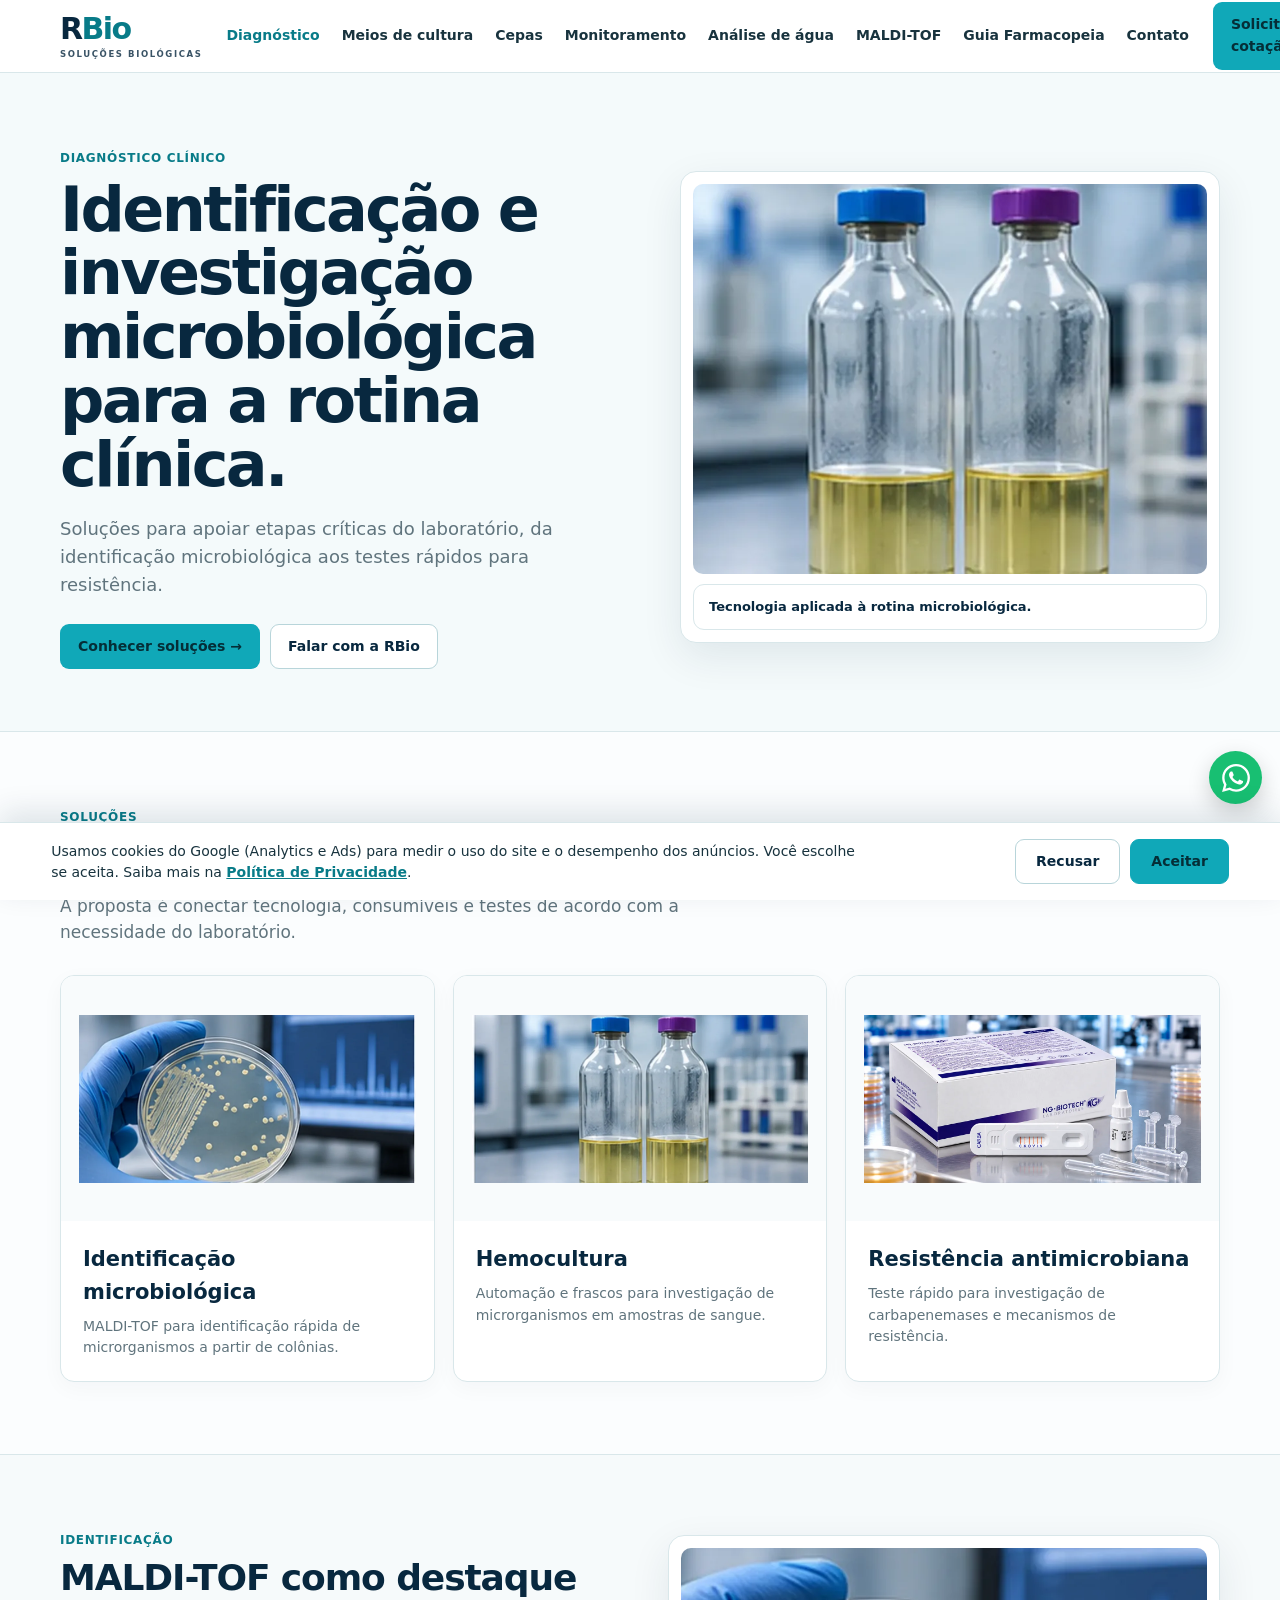
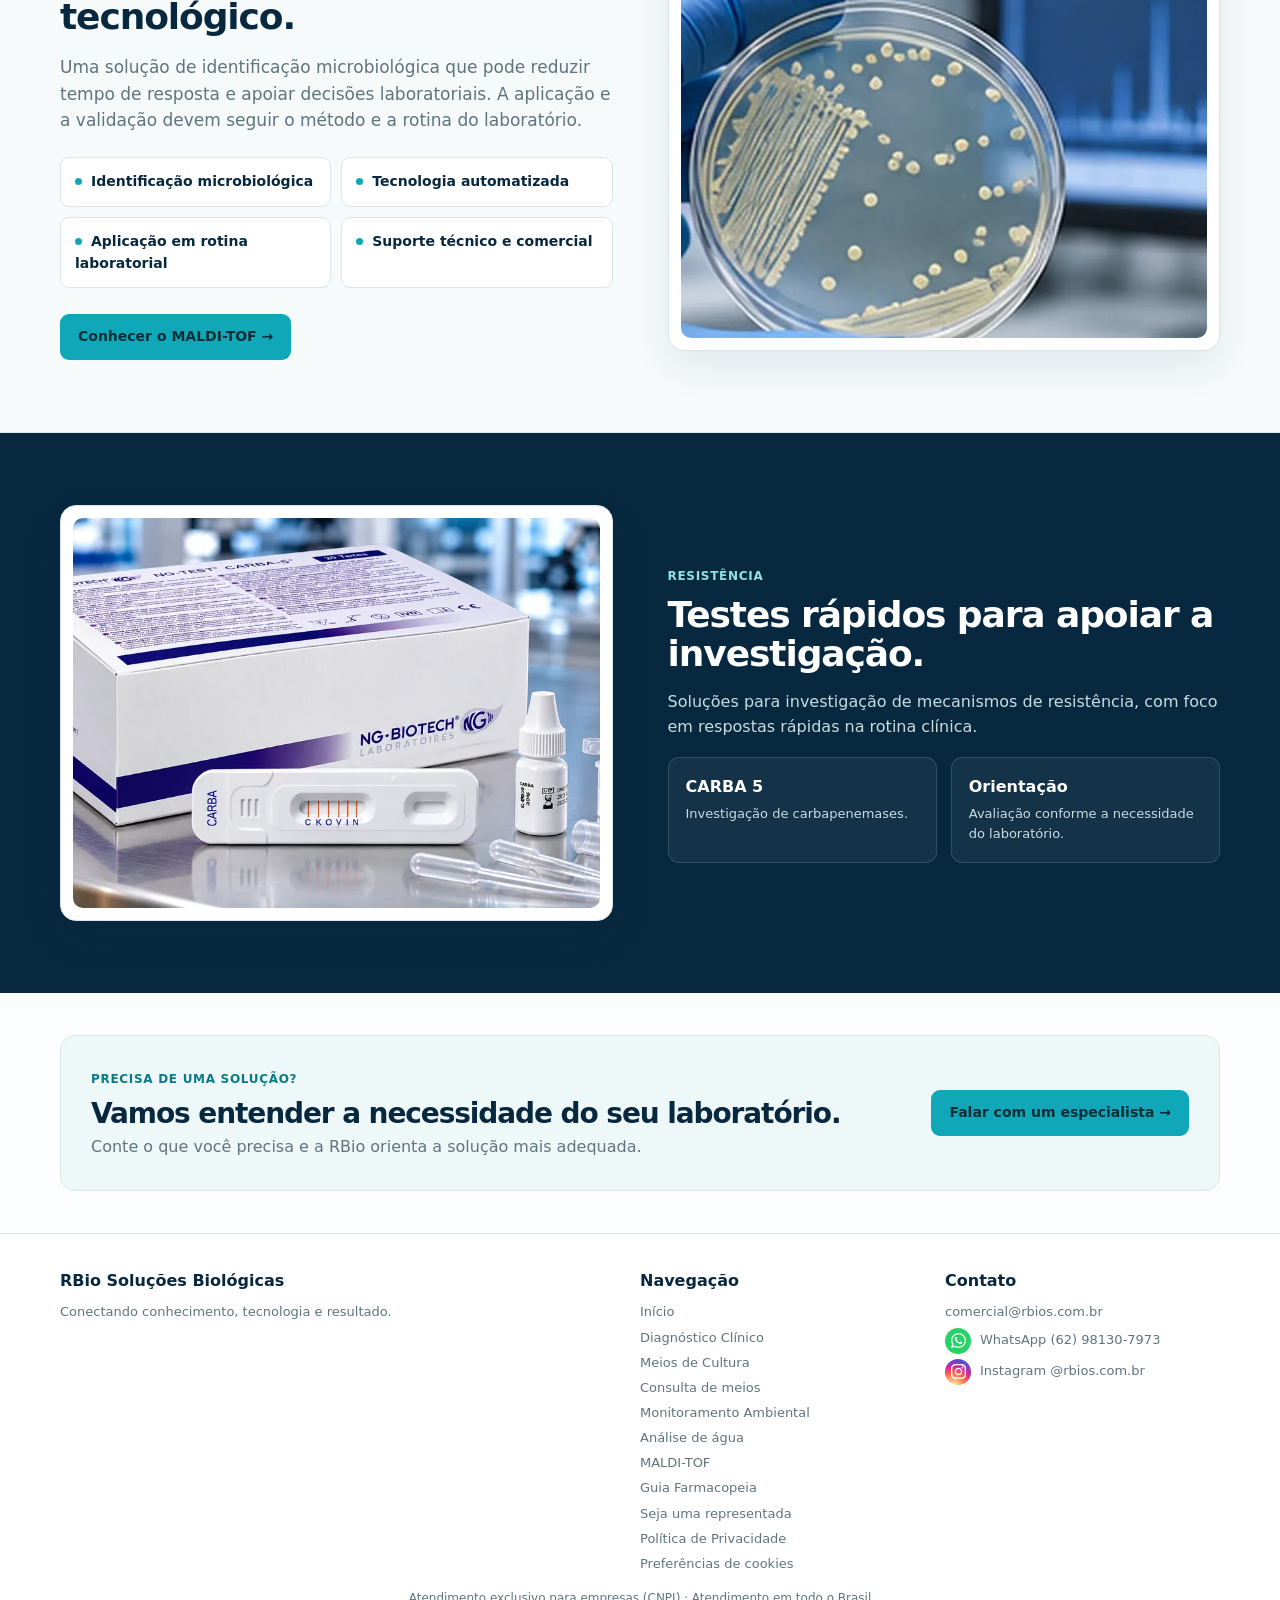
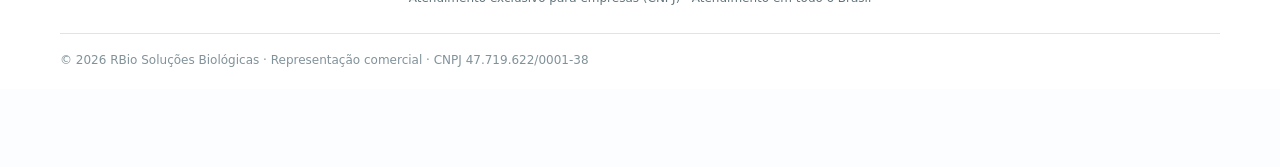
<file: diagnostico-clinico.html>
<!doctype html><html lang="pt-BR"><head><meta charset="utf-8"><meta name="viewport" content="width=device-width,initial-scale=1"><meta name="description" content="Soluções para identificação microbiológica, hemocultura e testes rápidos de resistência antimicrobiana para laboratórios clínicos."><title>Diagnóstico Clínico | RBio Soluções Biológicas</title><style>
:root{--navy:#08283f;--navy2:#0d4663;--cyan:#10a8b8;--cyan-dark:#087b88;--ice:#eff8f9;--text:#18333e;--muted:#60747d;--line:#d9e7ea;--white:#fff;--shadow:0 14px 40px rgba(8,40,63,.09)}
*{box-sizing:border-box}html{scroll-behavior:smooth;scroll-padding-top:88px}
body{margin:0;font-family:Inter,ui-sans-serif,system-ui,-apple-system,"Segoe UI",Roboto,Arial,sans-serif;color:var(--text);background:#fbfdfe;line-height:1.55}
a{text-decoration:none;color:inherit}.container{width:min(1160px,92%);margin:auto}
.header{position:sticky;top:0;z-index:50;background:rgba(255,255,255,.97);border-bottom:1px solid var(--line);backdrop-filter:blur(10px)}
.nav{min-height:72px;display:flex;align-items:center;justify-content:space-between;gap:24px}.brand{display:flex;align-items:center;gap:10px;color:var(--navy)}
.brand-mark{width:48px;height:48px;display:grid;place-items:center}.brand-mark svg{width:100%;height:100%}
.brand-wordmark{font-size:24px;line-height:1;font-weight:900;letter-spacing:-1.2px}.brand-wordmark i{color:var(--cyan);font-style:normal}
.brand-wordmark small{display:block;color:var(--cyan-dark);font-size:8px;letter-spacing:1.25px;font-weight:850;margin-top:5px;white-space:nowrap}
.menu{display:flex;align-items:center;gap:22px;font-size:14px;font-weight:750}.menu a:hover{color:var(--cyan-dark)}
.btn{display:inline-flex;align-items:center;justify-content:center;padding:11px 17px;border-radius:9px;font-size:14px;font-weight:800;border:1px solid transparent;transition:.2s}
.btn-primary{background:var(--cyan);color:#052e37}.btn-primary:hover{background:#0796a5;transform:translateY(-1px)}
.btn-outline{background:#fff;border-color:#b8d5da;color:var(--navy)}.btn-outline:hover{border-color:var(--cyan);color:var(--cyan-dark)}
.menu-toggle{display:none;border:1px solid var(--line);background:#fff;border-radius:8px;width:42px;height:42px;color:var(--navy);font-size:21px}
.mobile-menu{display:none;border-top:1px solid var(--line);background:#fff}.mobile-menu a{display:block;padding:14px 4%;border-bottom:1px solid var(--line);font-weight:750}
.eyebrow{display:inline-block;color:var(--cyan-dark);font-size:12px;font-weight:850;letter-spacing:.7px;text-transform:uppercase;margin-bottom:10px}
.hero{padding:72px 0 62px;background:#f4fafb;border-bottom:1px solid var(--line)}.hero-grid{display:grid;grid-template-columns:1.02fr .98fr;gap:58px;align-items:center}
.hero h1{font-size:clamp(40px,5vw,62px);line-height:1.03;letter-spacing:-2.6px;color:var(--navy);margin:0 0 18px;max-width:690px}
.hero p{font-size:18px;color:var(--muted);max-width:650px;margin:0}.actions{display:flex;gap:10px;flex-wrap:wrap;margin-top:25px}
.hero-visual,.media,.product-image{background:#fff;border:1px solid var(--line);border-radius:16px;padding:12px;box-shadow:var(--shadow)}
.hero-visual{position:relative}.hero-visual img,.media img{display:block;width:100%;height:390px;object-fit:cover;border-radius:10px}.badge{position:absolute;left:26px;bottom:25px;background:#fff;border:1px solid var(--line);border-radius:11px;padding:12px 15px;font-size:13px;font-weight:800;color:var(--navy);box-shadow:0 8px 25px rgba(8,40,63,.12)}
section{padding:72px 0}.split{display:grid;grid-template-columns:1fr 1fr;gap:55px;align-items:center}
h2{margin:0;color:var(--navy);font-size:36px;line-height:1.08;letter-spacing:-1.1px}.lead{font-size:17px;color:var(--muted);max-width:720px}.muted{color:var(--muted)}
.bullets{display:grid;grid-template-columns:1fr 1fr;gap:10px;margin:24px 0 26px}.check{padding:13px 14px;background:#fff;border:1px solid var(--line);border-radius:9px;font-size:14px;font-weight:700;color:var(--navy)}.check:before{content:"";display:inline-block;width:7px;height:7px;border-radius:50%;background:var(--cyan);margin:0 9px 1px 0}
.grid3{display:grid;grid-template-columns:repeat(3,1fr);gap:18px;margin-top:30px}.card{border:1px solid var(--line);border-radius:14px;background:#fff;overflow:hidden;box-shadow:0 6px 22px rgba(8,40,63,.035)}.card img{display:block;width:100%;height:245px;object-fit:contain;background:#f8fbfc;padding:18px}.card-body{padding:22px}.card-body h3{margin:0 0 7px;color:var(--navy);font-size:21px}.card-body p{margin:0;color:var(--muted);font-size:14px}
.band{background:#f6fafb;border-top:1px solid var(--line);border-bottom:1px solid var(--line)}.dark{background:var(--navy);color:#fff}.dark h2,.dark h3{color:#fff}.dark .muted{color:#c8dce2}.dark .card{background:#0d4663;border-color:rgba(255,255,255,.12)}.dark .card-body p{color:#c8dce2}
.mini-grid{display:grid;grid-template-columns:1fr 1fr;gap:14px;margin-top:18px}.mini{border:1px solid rgba(255,255,255,.13);background:rgba(255,255,255,.05);border-radius:11px;padding:17px}.mini h3{margin:0 0 4px;font-size:16px}.mini p{margin:0;color:#c8dce2;font-size:13px}
.cta{padding:42px 0}.cta-box{display:flex;justify-content:space-between;align-items:center;gap:25px;background:var(--ice);border:1px solid var(--line);border-radius:15px;padding:30px}.cta-box h2{font-size:28px}.cta-box p{margin:6px 0 0;color:var(--muted)}
footer{border-top:1px solid var(--line);padding:35px 0 20px;background:#fff}.footer-grid{display:grid;grid-template-columns:2fr 1fr 1fr;gap:30px}.footer-title{font-weight:850;color:var(--navy);margin-bottom:9px}footer a{display:block;color:var(--muted);font-size:13px;margin:5px 0}.copyright{border-top:1px solid var(--line);margin-top:25px;padding-top:17px;color:#80929a;font-size:12px}
.whatsapp{position:fixed;right:18px;bottom:18px;width:53px;height:53px;border-radius:50%;background:#18bf72;color:#fff;display:grid;place-items:center;z-index:60;box-shadow:0 8px 22px rgba(0,0,0,.18)}.whatsapp svg{width:25px;height:25px;fill:none;stroke:currentColor;stroke-width:2.2}
@media(max-width:860px){.container{width:min(94%,620px)}.menu,.nav>.btn-primary{display:none}.menu-toggle{display:block}.mobile-menu.open{display:block}.hero{padding:42px 0 38px}.hero-grid,.split{grid-template-columns:1fr;gap:28px}.hero h1{font-size:43px;letter-spacing:-1.8px}.hero p{font-size:16px}.hero-visual img,.media img{height:290px}section{padding:50px 0}h2{font-size:30px}.bullets,.grid3,.mini-grid{grid-template-columns:1fr}.cta-box{display:block;padding:24px}.cta-box .btn{margin-top:18px;width:100%}.footer-grid{grid-template-columns:1fr 1fr}.footer-grid>div:first-child{grid-column:1/-1}}
.badge{position:static!important;display:block;margin-top:10px;left:auto;right:auto;bottom:auto;box-shadow:none}
.menu a{white-space:nowrap}
@media(max-width:1180px){.menu,.nav>.btn{display:none}.menu-toggle{display:block}}
.tv-peek.hv-bl{top:-34px!important;bottom:auto!important}
</style><link rel="canonical" href="https://rbios.com.br/diagnostico-clinico.html">
<link rel="icon" href="favicon.svg" type="image/svg+xml">
<meta name="theme-color" content="#0B2D4A">
<meta property="og:type" content="website">
<meta property="og:site_name" content="RBio Soluções Biológicas">
<meta property="og:locale" content="pt_BR">
<meta property="og:title" content="Diagnóstico Clínico | RBio Soluções Biológicas">
<meta property="og:description" content="Soluções para identificação microbiológica, hemocultura e testes rápidos de resistência antimicrobiana para laboratórios clínicos.">
<meta property="og:url" content="https://rbios.com.br/diagnostico-clinico.html">
<link rel="stylesheet" href="cookies.css">
<script src="cookies.js" defer></script>
<!-- Google Ads tag: RBio -->
<script async src="https://www.googletagmanager.com/gtag/js?id=AW-18527985961"></script>
<script src="tags.js"></script>
<style>.brand{gap:0}.brand-wordmark{font-size:30px;font-weight:800;letter-spacing:-1.6px}.brand-wordmark b{color:#08283f}.brand-wordmark i{color:#087b88;font-style:normal}.brand-wordmark small{font-size:8.5px;margin-top:6px;letter-spacing:1.6px;color:#08283f;opacity:.8}@media(max-width:650px){.brand-wordmark{font-size:26px}.brand-wordmark small{font-size:7.5px;letter-spacing:1.2px}}</style><style id="social-icons">footer a.social-link{display:flex;align-items:center;gap:9px}.social-badge{width:26px;height:26px;border-radius:50%;display:grid;place-items:center;flex:none;color:#fff}.social-badge svg{width:15px;height:15px;fill:currentColor}.social-badge.wa{background:#25d366}.social-badge.ig{background:radial-gradient(circle at 30% 107%,#fdf497 0%,#fdf497 5%,#fd5949 45%,#d6249f 60%,#285aeb 90%)}footer a.social-link:hover .social-badge{filter:brightness(1.08)}a.whatsapp svg{width:28px;height:28px;fill:#fff;stroke:none}</style></head><body><header class="header"><div class="container nav">
<a class="brand" href="index.html"><span class="brand-wordmark"><b>R</b><i>Bio</i><small>SOLUÇÕES BIOLÓGICAS</small></span></a>
<nav class="menu" aria-label="Navegação principal"><a href="diagnostico-clinico.html" style="color:var(--cyan-dark)" aria-current="page">Diagnóstico</a><a href="meios-de-cultura.html">Meios de cultura</a><a href="cepas-de-referencia.html">Cepas</a><a href="monitoramento-ambiental.html">Monitoramento</a><a href="analise-de-agua.html">Análise de água</a><a href="maldi.html">MALDI-TOF</a><a href="farmacopeia.html">Guia Farmacopeia</a><a href="#contato">Contato</a></nav>
<a class="btn btn-primary" href="https://wa.me/5562981307973?text=Ol%C3%A1%2C%20RBio%21%0AGostaria%20de%20solicitar%20uma%20cota%C3%A7%C3%A3o." target="_blank" rel="noopener">Solicitar cotação</a>
<button class="menu-toggle" aria-label="Abrir menu" aria-expanded="false" aria-controls="mobileMenu" onclick="var m=document.getElementById('mobileMenu');this.setAttribute('aria-expanded',m.classList.toggle('open'))">☰</button>
</div><div class="mobile-menu" id="mobileMenu"><a href="index.html">Início</a><a href="diagnostico-clinico.html" style="color:var(--cyan-dark)" aria-current="page">Diagnóstico</a><a href="meios-de-cultura.html">Meios de cultura</a><a href="cepas-de-referencia.html">Cepas de referência</a><a href="monitoramento-ambiental.html">Monitoramento</a><a href="analise-de-agua.html">Análise de água</a><a href="maldi.html">MALDI-TOF</a><a href="farmacopeia.html">Guia Farmacopeia</a><a href="parcerias.html">Para fabricantes</a><a href="#contato">Contato</a></div></header><main>
<section class="hero"><div class="container hero-grid">
<div><span class="eyebrow">DIAGNÓSTICO CLÍNICO</span><h1>Identificação e investigação microbiológica para a rotina clínica.</h1><p>Soluções para apoiar etapas críticas do laboratório, da identificação microbiológica aos testes rápidos para resistência.</p><div class="actions"><a class="btn btn-primary" href="#solucoes">Conhecer soluções →</a><a class="btn btn-outline" href="#contato">Falar com a RBio</a></div></div>
<div class="hero-visual"><img src="img/hemocultura-laboratorio.webp" alt="Frascos de hemocultura em laboratório clínico" width="1200" height="600" decoding="async"><div class="badge">Tecnologia aplicada à rotina microbiológica.</div></div>
</div></section>
<section id="solucoes"><div class="container"><span class="eyebrow">SOLUÇÕES</span><h2>Recursos para diferentes etapas da rotina.</h2><p class="lead">A proposta é conectar tecnologia, consumíveis e testes de acordo com a necessidade do laboratório.</p>
<div class="grid3">
<article class="card"><img src="img/identificacao-microbiana.webp" alt="Placa com colônias para identificação microbiana" width="1200" height="600" loading="lazy" decoding="async"><div class="card-body"><h3>Identificação microbiológica</h3><p>MALDI-TOF para identificação rápida de microrganismos a partir de colônias.</p></div></article>
<article class="card"><img src="img/hemocultura-laboratorio.webp" alt="Frascos de hemocultura em laboratório clínico" width="1200" height="600" loading="lazy" decoding="async"><div class="card-body"><h3>Hemocultura</h3><p>Automação e frascos para investigação de microrganismos em amostras de sangue.</p></div></article>
<article class="card"><img src="img/ng-test-carba5.webp" alt="NG-Test CARBA 5" width="1200" height="600" loading="lazy" decoding="async"><div class="card-body"><h3>Resistência antimicrobiana</h3><p>Teste rápido para investigação de carbapenemases e mecanismos de resistência.</p></div></article>
</div></div></section>
<section class="band"><div class="container split"><div><span class="eyebrow">IDENTIFICAÇÃO</span><h2>MALDI-TOF como destaque tecnológico.</h2><p class="lead">Uma solução de identificação microbiológica que pode reduzir tempo de resposta e apoiar decisões laboratoriais. A aplicação e a validação devem seguir o método e a rotina do laboratório.</p><div class="bullets"><div class="check">Identificação microbiológica</div><div class="check">Tecnologia automatizada</div><div class="check">Aplicação em rotina laboratorial</div><div class="check">Suporte técnico e comercial</div></div><a class="btn btn-primary" href="maldi.html">Conhecer o MALDI-TOF →</a></div><div class="media"><img src="img/identificacao-microbiana.webp" alt="Placa com colônias para identificação microbiana" width="1200" height="600" loading="lazy" decoding="async"></div></div></section>
<section class="dark"><div class="container split"><div class="media"><img src="img/ng-test-carba5.webp" alt="NG-Test CARBA 5" width="1200" height="600" loading="lazy" decoding="async"></div><div><span class="eyebrow" style="color:#8fe3e0">RESISTÊNCIA</span><h2>Testes rápidos para apoiar a investigação.</h2><p class="muted">Soluções para investigação de mecanismos de resistência, com foco em respostas rápidas na rotina clínica.</p><div class="mini-grid"><div class="mini"><h3>CARBA 5</h3><p>Investigação de carbapenemases.</p></div><div class="mini"><h3>Orientação</h3><p>Avaliação conforme a necessidade do laboratório.</p></div></div></div></div></section>
<section id="contato" class="cta"><div class="container"><div class="cta-box"><div><span class="eyebrow">PRECISA DE UMA SOLUÇÃO?</span><h2>Vamos entender a necessidade do seu laboratório.</h2><p>Conte o que você precisa e a RBio orienta a solução mais adequada.</p></div><a class="btn btn-primary" href="https://wa.me/5562981307973" target="_blank" rel="noopener">Falar com um especialista →</a></div></div></section>
</main><a class="whatsapp" href="https://wa.me/5562981307973?text=Ol%C3%A1%2C%20RBio%21%20Gostaria%20de%20falar%20sobre%20uma%20solu%C3%A7%C3%A3o." aria-label="Falar com a RBio pelo WhatsApp" target="_blank" rel="noopener"><svg viewBox="0 0 24 24" aria-hidden="true"><path d="M17.472 14.382c-.297-.149-1.758-.867-2.03-.967-.273-.099-.471-.148-.67.15-.197.297-.767.966-.94 1.164-.173.199-.347.223-.644.075-.297-.15-1.255-.463-2.39-1.475-.883-.788-1.48-1.761-1.653-2.059-.173-.297-.018-.458.13-.606.134-.133.298-.347.446-.52.149-.174.198-.298.298-.497.099-.198.05-.371-.025-.52-.075-.149-.669-1.612-.916-2.207-.242-.579-.487-.5-.669-.51-.173-.008-.371-.01-.57-.01-.198 0-.52.074-.792.372-.272.297-1.04 1.016-1.04 2.479 0 1.462 1.065 2.875 1.213 3.074.149.198 2.096 3.2 5.077 4.487.709.306 1.262.489 1.694.625.712.227 1.36.195 1.871.118.571-.085 1.758-.719 2.006-1.413.248-.694.248-1.289.173-1.413-.074-.124-.272-.198-.57-.347m-5.421 7.403h-.004a9.87 9.87 0 01-5.031-1.378l-.361-.214-3.741.982.998-3.648-.235-.374a9.86 9.86 0 01-1.51-5.26c.001-5.45 4.436-9.884 9.888-9.884 2.64 0 5.122 1.03 6.988 2.898a9.825 9.825 0 012.893 6.994c-.003 5.45-4.437 9.884-9.885 9.884m8.413-18.297A11.815 11.815 0 0012.05 0C5.495 0 .16 5.335.157 11.892c0 2.096.547 4.142 1.588 5.945L.057 24l6.305-1.654a11.882 11.882 0 005.683 1.448h.005c6.554 0 11.89-5.335 11.893-11.893a11.821 11.821 0 00-3.48-8.413Z"/></svg></a><footer><div class="container footer-grid">
<div><div class="footer-title">RBio Soluções Biológicas</div><div style="font-size:13px;color:var(--muted)">Conectando conhecimento, tecnologia e resultado.</div></div>
<div><div class="footer-title">Navegação</div><a href="index.html">Início</a><a href="diagnostico-clinico.html">Diagnóstico Clínico</a><a href="meios-de-cultura.html">Meios de Cultura</a><a href="consulta-meios.html">Consulta de meios</a><a href="monitoramento-ambiental.html">Monitoramento Ambiental</a><a href="analise-de-agua.html">Análise de água</a><a href="maldi.html">MALDI-TOF</a><a href="farmacopeia.html">Guia Farmacopeia</a><a href="parcerias.html">Seja uma representada</a><a href="politica-de-privacidade.html">Política de Privacidade</a><a href="politica-de-privacidade.html#cookies" data-cookie-prefs>Preferências de cookies</a></div>
<div><div class="footer-title">Contato</div><a href="mailto:comercial@rbios.com.br">comercial@rbios.com.br</a><a class="social-link" href="https://wa.me/5562981307973" target="_blank" rel="noopener"><span class="social-badge wa" aria-hidden="true"><svg viewBox="0 0 24 24"><path d="M17.472 14.382c-.297-.149-1.758-.867-2.03-.967-.273-.099-.471-.148-.67.15-.197.297-.767.966-.94 1.164-.173.199-.347.223-.644.075-.297-.15-1.255-.463-2.39-1.475-.883-.788-1.48-1.761-1.653-2.059-.173-.297-.018-.458.13-.606.134-.133.298-.347.446-.52.149-.174.198-.298.298-.497.099-.198.05-.371-.025-.52-.075-.149-.669-1.612-.916-2.207-.242-.579-.487-.5-.669-.51-.173-.008-.371-.01-.57-.01-.198 0-.52.074-.792.372-.272.297-1.04 1.016-1.04 2.479 0 1.462 1.065 2.875 1.213 3.074.149.198 2.096 3.2 5.077 4.487.709.306 1.262.489 1.694.625.712.227 1.36.195 1.871.118.571-.085 1.758-.719 2.006-1.413.248-.694.248-1.289.173-1.413-.074-.124-.272-.198-.57-.347m-5.421 7.403h-.004a9.87 9.87 0 01-5.031-1.378l-.361-.214-3.741.982.998-3.648-.235-.374a9.86 9.86 0 01-1.51-5.26c.001-5.45 4.436-9.884 9.888-9.884 2.64 0 5.122 1.03 6.988 2.898a9.825 9.825 0 012.893 6.994c-.003 5.45-4.437 9.884-9.885 9.884m8.413-18.297A11.815 11.815 0 0012.05 0C5.495 0 .16 5.335.157 11.892c0 2.096.547 4.142 1.588 5.945L.057 24l6.305-1.654a11.882 11.882 0 005.683 1.448h.005c6.554 0 11.89-5.335 11.893-11.893a11.821 11.821 0 00-3.48-8.413Z"/></svg></span><span>WhatsApp <span style="white-space:nowrap">(62) 98130-7973</span></span></a><a class="social-link" href="https://www.instagram.com/rbios.com.br/" target="_blank" rel="noopener"><span class="social-badge ig" aria-hidden="true"><svg viewBox="0 0 24 24"><path d="M7.0301.084c-1.2768.0602-2.1487.264-2.911.5634-.7888.3075-1.4575.72-2.1228 1.3877-.6652.6677-1.075 1.3368-1.3802 2.127-.2954.7638-.4956 1.6365-.552 2.914-.0564 1.2775-.0689 1.6882-.0626 4.947.0062 3.2586.0206 3.6671.0825 4.9473.061 1.2765.264 2.1482.5635 2.9107.308.7889.72 1.4573 1.388 2.1228.6679.6655 1.3365 1.0743 2.1285 1.38.7632.295 1.6361.4961 2.9134.552 1.2773.056 1.6884.069 4.9462.0627 3.2578-.0062 3.668-.0207 4.9478-.0814 1.28-.0607 2.147-.2652 2.9098-.5633.7889-.3086 1.4578-.72 2.1228-1.3881.665-.6682 1.0745-1.3378 1.3795-2.1284.2957-.7632.4966-1.636.552-2.9124.056-1.2809.0692-1.6898.063-4.948-.0063-3.2583-.021-3.6668-.0817-4.9465-.0607-1.2797-.264-2.1487-.5633-2.9117-.3084-.7889-.72-1.4568-1.3876-2.1228C21.2982 1.33 20.628.9208 19.8378.6165 19.074.321 18.2017.1197 16.9244.0645 15.6471.0093 15.236-.005 11.977.0014 8.718.0076 8.31.0215 7.0301.0839m.1402 21.6932c-1.17-.0509-1.8053-.2453-2.2287-.408-.5606-.216-.96-.4771-1.3819-.895-.422-.4178-.6811-.8186-.9-1.378-.1644-.4234-.3624-1.058-.4171-2.228-.0595-1.2645-.072-1.6442-.079-4.848-.007-3.2037.0053-3.583.0607-4.848.05-1.169.2456-1.805.408-2.2282.216-.5613.4762-.96.895-1.3816.4188-.4217.8184-.6814 1.3783-.9003.423-.1651 1.0575-.3614 2.227-.4171 1.2655-.06 1.6447-.072 4.848-.079 3.2033-.007 3.5835.005 4.8495.0608 1.169.0508 1.8053.2445 2.228.408.5608.216.96.4754 1.3816.895.4217.4194.6816.8176.9005 1.3787.1653.4217.3617 1.056.4169 2.2263.0602 1.2655.0739 1.645.0796 4.848.0058 3.203-.0055 3.5834-.061 4.848-.051 1.17-.245 1.8055-.408 2.2294-.216.5604-.4763.96-.8954 1.3814-.419.4215-.8181.6811-1.3783.9-.4224.1649-1.0577.3617-2.2262.4174-1.2656.0595-1.6448.072-4.8493.079-3.2045.007-3.5825-.006-4.848-.0608M16.953 5.5864A1.44 1.44 0 1 0 18.39 4.144a1.44 1.44 0 0 0-1.437 1.4424M5.8385 12.012c.0067 3.4032 2.7706 6.1557 6.173 6.1493 3.4026-.0065 6.157-2.7701 6.1506-6.1733-.0065-3.4032-2.771-6.1565-6.174-6.1498-3.403.0067-6.156 2.771-6.1496 6.1738M8 12.0077a4 4 0 1 1 4.008 3.9921A3.9996 3.9996 0 0 1 8 12.0077"/></svg></span><span>Instagram @rbios.com.br</span></a></div>
</div><div class="container" style="font-size:12px;color:var(--muted);text-align:center;margin-top:10px">Atendimento exclusivo para empresas (CNPJ) · Atendimento em todo o Brasil</div><div class="container copyright">© 2026 RBio Soluções Biológicas · Representação comercial · CNPJ 47.719.622/0001-38</div></footer><script src="turma-viva.js" defer></script>
</body></html>
</file>
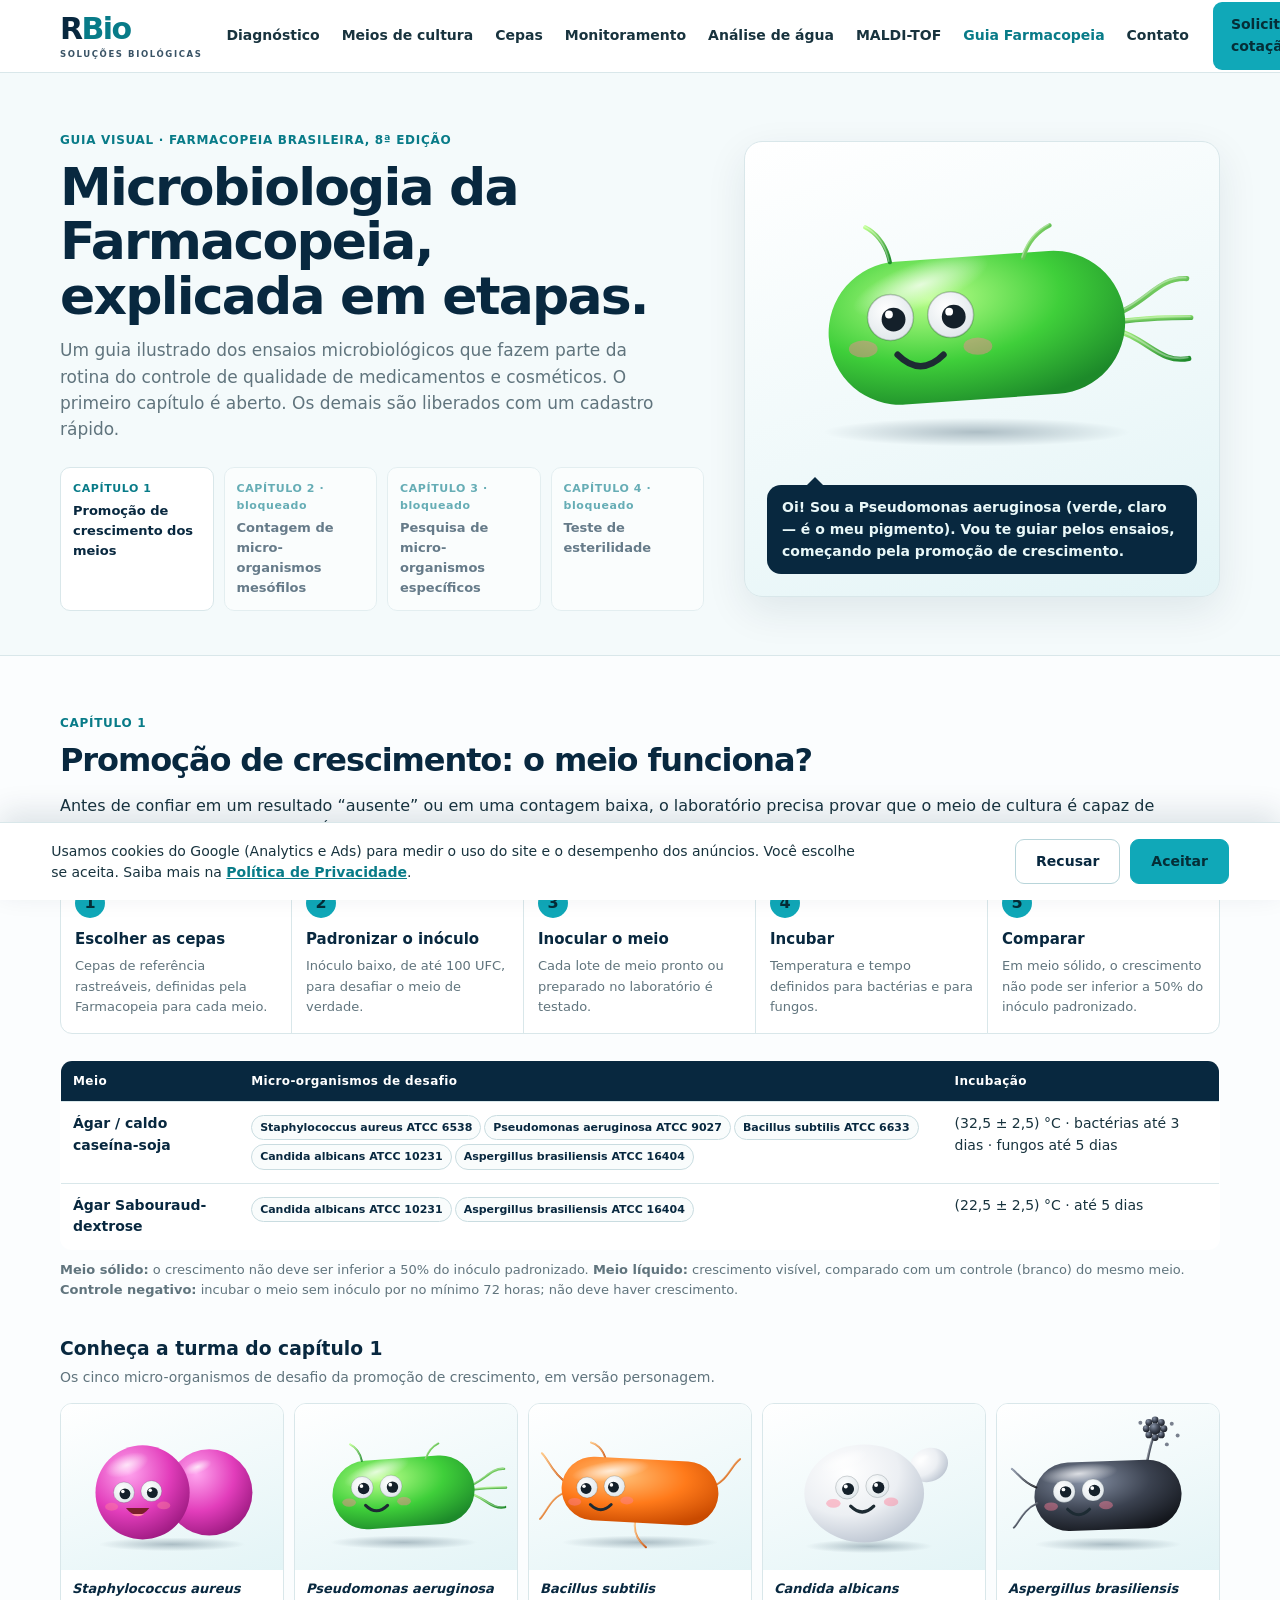
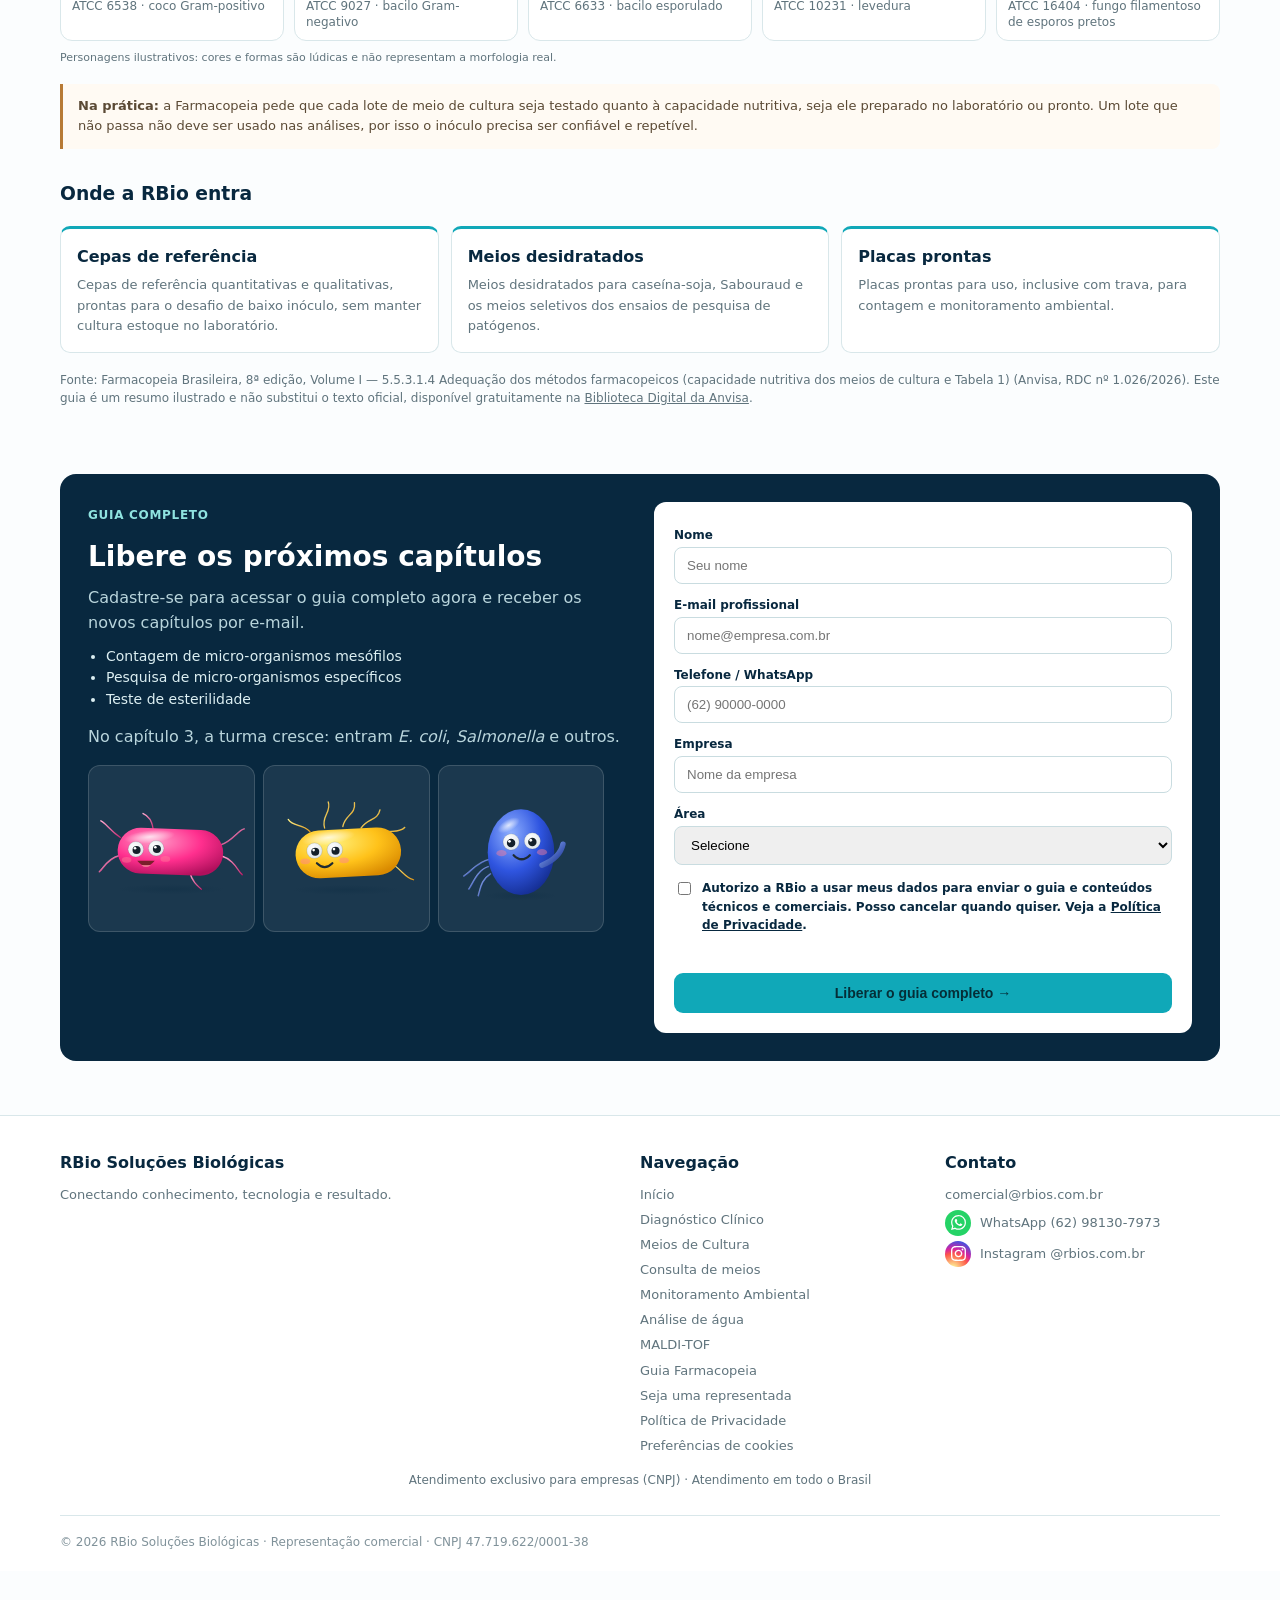
<file: farmacopeia.html>
<!doctype html>
<html lang="pt-BR">
<head>
<meta charset="utf-8">
<meta name="viewport" content="width=device-width,initial-scale=1">
<meta name="description" content="Guia ilustrado dos ensaios microbiológicos da Farmacopeia Brasileira, 8ª edição: promoção de crescimento, contagem, pesquisa de patógenos e esterilidade.">
<title>Guia visual da microbiologia na Farmacopeia Brasileira | RBio</title>
<style>
:root{--navy:#08283f;--navy2:#0d4663;--cyan:#10a8b8;--cyan-dark:#087b88;--ice:#eff8f9;--text:#18333e;--muted:#60747d;--line:#d9e7ea;--white:#fff;--shadow:0 14px 40px rgba(8,40,63,.09);--r:12px}
*{box-sizing:border-box} html{scroll-behavior:smooth;scroll-padding-top:88px}
body{margin:0;font-family:Inter,ui-sans-serif,system-ui,-apple-system,"Segoe UI",Roboto,Arial,sans-serif;color:var(--text);background:#fbfdfe;line-height:1.55}
a{text-decoration:none;color:inherit} .container{width:min(1160px,92%);margin:auto}
.header{position:sticky;top:0;z-index:50;background:rgba(255,255,255,.97);border-bottom:1px solid var(--line);backdrop-filter:blur(10px)}
.nav{min-height:72px;display:flex;align-items:center;justify-content:space-between;gap:24px}
.brand{display:flex;align-items:center;gap:10px;color:var(--navy)}
.brand-mark{width:48px;height:48px;display:grid;place-items:center;flex:0 0 auto} .brand-mark svg{width:100%;height:100%;display:block}
.brand-wordmark{font-size:24px;line-height:1;font-weight:900;letter-spacing:-1.2px} .brand-wordmark b{color:var(--navy)} .brand-wordmark i{color:var(--cyan);font-style:normal}
.brand-wordmark small{display:block;color:var(--cyan-dark);font-size:8px;letter-spacing:1.25px;font-weight:850;margin-top:5px;white-space:nowrap}
.menu{display:flex;align-items:center;gap:22px;font-size:14px;font-weight:750} .menu a:hover{color:var(--cyan-dark)}
.btn{display:inline-flex;align-items:center;justify-content:center;padding:11px 17px;border-radius:9px;font-size:14px;font-weight:800;border:1px solid transparent;transition:.2s;cursor:pointer}
.btn-primary{background:var(--cyan);color:#052e37} .btn-primary:hover{background:#0796a5;transform:translateY(-1px)}
.btn-outline{background:#fff;border-color:#b8d5da;color:var(--navy)} .btn-outline:hover{border-color:var(--cyan);color:var(--cyan-dark)}
.menu-toggle{display:none;border:1px solid var(--line);background:#fff;border-radius:8px;width:42px;height:42px;color:var(--navy);font-size:21px}
.mobile-menu{display:none;border-top:1px solid var(--line);background:#fff} .mobile-menu a{display:block;padding:14px 4%;border-bottom:1px solid var(--line);font-weight:750}
.eyebrow{display:inline-block;color:var(--cyan-dark);font-size:12px;font-weight:850;letter-spacing:.7px;text-transform:uppercase;margin-bottom:10px}
.hero{padding:72px 0 62px;background:#f4fafb;border-bottom:1px solid var(--line)}
.hero-grid{display:grid;grid-template-columns:1.02fr .98fr;gap:58px;align-items:center}
.hero h1{font-size:clamp(40px,5vw,62px);line-height:1.03;letter-spacing:-2.6px;color:var(--navy);margin:0 0 18px;max-width:690px}
.hero p{font-size:18px;color:var(--muted);max-width:650px;margin:0}
.actions{display:flex;gap:10px;flex-wrap:wrap;margin-top:25px}
.hero-visual{position:relative;background:#fff;border:1px solid var(--line);border-radius:16px;padding:12px;box-shadow:var(--shadow)}
.hero-visual img{display:block;width:100%;height:390px;object-fit:cover;border-radius:10px}
.badge{position:absolute;left:26px;bottom:25px;background:#fff;border:1px solid var(--line);border-radius:11px;padding:12px 15px;font-size:13px;font-weight:800;color:var(--navy);box-shadow:0 8px 25px rgba(8,40,63,.12)}
section{padding:72px 0} .split{display:grid;grid-template-columns:1fr 1fr;gap:55px;align-items:center}
.head h2,.split h2{margin:0;color:var(--navy);font-size:36px;line-height:1.08;letter-spacing:-1.1px}
.muted{color:var(--muted)} .lead{font-size:17px;color:var(--muted);max-width:690px}
.bullets{display:grid;grid-template-columns:1fr 1fr;gap:10px;margin:24px 0 26px}
.check{padding:13px 14px;background:#fff;border:1px solid var(--line);border-radius:9px;font-size:14px;font-weight:700;color:var(--navy)}
.check:before{content:"";display:inline-block;width:7px;height:7px;border-radius:50%;background:var(--cyan);margin:0 9px 1px 0}
.media{background:#fff;border:1px solid var(--line);border-radius:16px;padding:12px;box-shadow:var(--shadow)}
.media img{display:block;width:100%;height:410px;object-fit:cover;border-radius:10px}
.chromogenic{background:#f6fafb;border-top:1px solid var(--line);border-bottom:1px solid var(--line)}
.chrom-grid{display:grid;grid-template-columns:.9fr 1.1fr;gap:54px;align-items:center}
.chrom-image{background:#fff;border:1px solid var(--line);border-radius:16px;padding:12px;box-shadow:var(--shadow)}
.chrom-image img{display:block;width:100%;height:500px;object-fit:cover;border-radius:10px}
.tags{display:grid;grid-template-columns:1fr 1fr;gap:10px;margin:22px 0}
.tag{background:#fff;border:1px solid var(--line);padding:13px 14px;border-radius:9px;font-size:13px;font-weight:750;color:var(--navy)}
.product-grid{display:grid;grid-template-columns:1fr 1fr;gap:18px;margin-top:30px}
.product{border:1px solid var(--line);border-radius:14px;background:#fff;overflow:hidden;box-shadow:0 6px 22px rgba(8,40,63,.035)}
.product img{display:block;width:100%;height:300px;object-fit:contain;background:#f8fbfc;padding:20px}
.product-body{padding:22px} .product-body h3{margin:0 0 7px;color:var(--navy);font-size:21px} .product-body p{margin:0;color:var(--muted);font-size:14px}
.dark{background:var(--navy);color:#fff} .dark h2,.dark h3{color:#fff} .dark .muted{color:#c8dce2}
.dark .product{background:#0d4663;border-color:rgba(255,255,255,.12)} .dark .product-body p{color:#c8dce2}
.mini-grid{display:grid;grid-template-columns:1fr 1fr;gap:14px;margin-top:18px}
.mini{border:1px solid rgba(255,255,255,.13);background:rgba(255,255,255,.05);border-radius:11px;padding:17px} .mini h3{margin:0 0 4px;font-size:16px} .mini p{margin:0;color:#c8dce2;font-size:13px}
.cta{padding:42px 0} .cta-box{display:flex;justify-content:space-between;align-items:center;gap:25px;background:var(--ice);border:1px solid var(--line);border-radius:15px;padding:30px}
.cta-box h2{margin:0;color:var(--navy);font-size:28px} .cta-box p{margin:6px 0 0;color:var(--muted)}
footer{border-top:1px solid var(--line);padding:35px 0 20px;background:#fff} .footer-grid{display:grid;grid-template-columns:2fr 1fr 1fr;gap:30px}
.footer-title{font-weight:850;color:var(--navy);margin-bottom:9px} footer a{display:block;color:var(--muted);font-size:13px;margin:5px 0} .copyright{border-top:1px solid var(--line);margin-top:25px;padding-top:17px;color:#80929a;font-size:12px}
.whatsapp{position:fixed;right:18px;bottom:18px;width:53px;height:53px;border-radius:50%;background:#18bf72;color:#fff;display:grid;place-items:center;z-index:60;box-shadow:0 8px 22px rgba(0,0,0,.18)}
.whatsapp svg{width:25px;height:25px;fill:none;stroke:currentColor;stroke-width:2.2}
@media(max-width:860px){
 .container{width:min(94%,620px)} .menu,.nav>.btn-primary{display:none} .menu-toggle{display:block}
 .hero{padding:42px 0 38px} .hero-grid,.split,.chrom-grid{grid-template-columns:1fr;gap:28px}
 .hero h1{font-size:43px;letter-spacing:-1.8px} .hero p{font-size:16px}
 .hero-visual img{height:280px} .badge{left:21px;bottom:20px;right:20px}
 section{padding:50px 0} .split h2,.head h2{font-size:30px}
 .bullets,.tags,.product-grid,.mini-grid{grid-template-columns:1fr}
 .media img{height:320px} .chrom-image{order:-1} .chrom-image img{height:330px}
 .cta-box{display:block;padding:24px} .cta-box .btn{margin-top:18px;width:100%}
 .footer-grid{grid-template-columns:1fr 1fr} .footer-grid>div:first-child{grid-column:1/-1}
 .mobile-menu.open{display:block}
}
.menu a{white-space:nowrap}
@media(max-width:1180px){.menu,.nav>.btn{display:none}.menu-toggle{display:block}}
</style>

<style id="rbio-v3-compact">
/* RBio V3: compact web layout */
.hero{padding:52px 0 46px}.hero-grid{gap:42px}.hero h1{font-size:clamp(36px,4.5vw,54px)}
.hero-visual img{height:310px;object-fit:cover}.hero-visual{padding:9px}
section{padding:54px 0}.split{gap:42px}.head h2,.split h2{font-size:32px}
.media img{height:300px}.chrom-image img{height:350px}.product img{height:220px;padding:14px}.product-body{padding:18px}
.cta{padding:30px 0}.cta-box{padding:24px}
@media(max-width:860px){.hero{padding:38px 0 34px}.hero h1{font-size:40px}.hero-visual img{height:230px}.media img{height:250px}.chrom-image img{height:270px}section{padding:40px 0}.product img{height:190px}}
@media(max-width:560px){.container{width:92%}.hero h1{font-size:34px}.hero p{font-size:15px}.hero-visual img{height:205px}.media img{height:220px}.chrom-image img{height:235px}.product img{height:175px}.cta{padding:22px 0}}
</style>
<link rel="canonical" href="https://rbios.com.br/farmacopeia.html">
<link rel="icon" href="favicon.svg" type="image/svg+xml">
<meta name="theme-color" content="#0B2D4A">
<meta property="og:type" content="website">
<meta property="og:site_name" content="RBio Soluções Biológicas">
<meta property="og:locale" content="pt_BR">
<meta property="og:title" content="Guia visual da microbiologia na Farmacopeia Brasileira | RBio">
<meta property="og:description" content="Guia ilustrado dos ensaios microbiológicos da Farmacopeia Brasileira, 8ª edição: promoção de crescimento, contagem, pesquisa de patógenos e esterilidade.">
<meta property="og:url" content="https://rbios.com.br/farmacopeia.html">
<link rel="stylesheet" href="cookies.css">
<script src="cookies.js" defer></script>
<!-- Google Ads tag: RBio -->
<script async src="https://www.googletagmanager.com/gtag/js?id=AW-18527985961"></script>
<script src="tags.js"></script>
<style>.brand{gap:0}.brand-wordmark{font-size:30px;font-weight:800;letter-spacing:-1.6px}.brand-wordmark b{color:#08283f}.brand-wordmark i{color:#087b88;font-style:normal}.brand-wordmark small{font-size:8.5px;margin-top:6px;letter-spacing:1.6px;color:#08283f;opacity:.8}@media(max-width:650px){.brand-wordmark{font-size:26px}.brand-wordmark small{font-size:7.5px;letter-spacing:1.2px}}</style><style id="social-icons">footer a.social-link{display:flex;align-items:center;gap:9px}.social-badge{width:26px;height:26px;border-radius:50%;display:grid;place-items:center;flex:none;color:#fff}.social-badge svg{width:15px;height:15px;fill:currentColor}.social-badge.wa{background:#25d366}.social-badge.ig{background:radial-gradient(circle at 30% 107%,#fdf497 0%,#fdf497 5%,#fd5949 45%,#d6249f 60%,#285aeb 90%)}footer a.social-link:hover .social-badge{filter:brightness(1.08)}a.whatsapp svg{width:28px;height:28px;fill:#fff;stroke:none}</style></head>
<body>
<header class="header">
<div class="container nav">
<a class="brand" href="index.html" aria-label="RBio Soluções Biológicas">

<span class="brand-wordmark"><b>R</b><i>Bio</i><small>SOLUÇÕES BIOLÓGICAS</small></span>
</a>
<nav class="menu" aria-label="Navegação principal"><a href="diagnostico-clinico.html">Diagnóstico</a><a href="meios-de-cultura.html">Meios de cultura</a><a href="cepas-de-referencia.html">Cepas</a><a href="monitoramento-ambiental.html">Monitoramento</a><a href="analise-de-agua.html">Análise de água</a><a href="maldi.html">MALDI-TOF</a><a href="farmacopeia.html" style="color:var(--cyan-dark)" aria-current="page">Guia Farmacopeia</a><a href="index.html#contato">Contato</a></nav>
<a class="btn btn-primary" href="https://wa.me/5562981307973?text=Ol%C3%A1%2C%20RBio%21%0AGostaria%20de%20solicitar%20uma%20cota%C3%A7%C3%A3o." target="_blank" rel="noopener">Solicitar cotação</a>
<button class="menu-toggle" aria-label="Abrir menu" aria-expanded="false" aria-controls="mobileMenu" onclick="var m=document.getElementById('mobileMenu');this.setAttribute('aria-expanded',m.classList.toggle('open'))">☰</button>
</div>
<div class="mobile-menu" id="mobileMenu"><a href="index.html">Início</a><a href="diagnostico-clinico.html">Diagnóstico</a><a href="meios-de-cultura.html">Meios de cultura</a><a href="cepas-de-referencia.html">Cepas de referência</a><a href="monitoramento-ambiental.html">Monitoramento</a><a href="analise-de-agua.html">Análise de água</a><a href="maldi.html">MALDI-TOF</a><a href="farmacopeia.html" style="color:var(--cyan-dark)" aria-current="page">Guia Farmacopeia</a><a href="parcerias.html">Para fabricantes</a><a href="index.html#contato">Contato</a></div>
</header>

<style id="fb-guia">
.fb-hero{padding:54px 0 44px;background:#f4fafb;border-bottom:1px solid var(--line)}
.fb-hero-grid{display:grid;grid-template-columns:1.15fr .85fr;gap:40px;align-items:center}
.fb-hero h1{font-size:clamp(32px,4.4vw,52px);line-height:1.05;letter-spacing:-1.8px;color:var(--navy);margin:0 0 14px}
.fb-hero p{font-size:17px;color:var(--muted);margin:0;max-width:600px}
.mascot{position:relative;background:linear-gradient(160deg,#fff 0%,#e3f4f6 100%);border:1px solid var(--line);border-radius:18px;padding:22px;box-shadow:var(--shadow);text-align:center}
.mascot img,.mascot svg{width:100%;max-width:340px;height:auto;display:block;margin:0 auto}
.bubble{position:relative;background:var(--navy);color:#e8f7f8;border-radius:14px;padding:12px 15px;font-size:14px;font-weight:600;margin-top:14px;text-align:left}
.bubble:before{content:"";position:absolute;top:-8px;left:40px;border:8px solid transparent;border-top:0;border-bottom-color:var(--navy)}
.chapters{display:grid;grid-template-columns:repeat(4,1fr);gap:10px;margin-top:24px}
.chap{background:#fff;border:1px solid var(--line);border-radius:10px;padding:12px;font-size:13px;font-weight:800;color:var(--navy)}
.chap small{display:block;color:var(--cyan-dark);font-size:11px;letter-spacing:.6px;margin-bottom:4px}
.chap.locked{opacity:.6}.chap.locked small:after{content:" · bloqueado"}
.flow{display:grid;grid-template-columns:repeat(5,1fr);gap:0;margin:26px 0;counter-reset:s}
.fstep{position:relative;padding:18px 14px 16px;border:1px solid var(--line);background:#fff;margin-left:-1px}
.fstep:first-child{border-radius:12px 0 0 12px;margin-left:0}.fstep:last-child{border-radius:0 12px 12px 0}
.fstep:before{counter-increment:s;content:counter(s);display:grid;place-items:center;width:30px;height:30px;border-radius:50%;background:var(--cyan);color:#052e37;font-weight:900;margin-bottom:10px}
.fstep h3{margin:0 0 5px;font-size:15px;color:var(--navy)}.fstep p{margin:0;font-size:13px;color:var(--muted)}
.fstep .ico{position:absolute;right:12px;top:16px;width:34px;height:34px}
.tbl{width:100%;border-collapse:collapse;background:#fff;border:1px solid var(--line);border-radius:12px;overflow:hidden;font-size:14px}
.tbl th{background:var(--navy);color:#fff;text-align:left;padding:11px 12px;font-size:12px;letter-spacing:.4px}
.tbl td{padding:11px 12px;border-top:1px solid var(--line);vertical-align:top}.tbl td b{color:var(--navy)}
.pill{display:inline-block;font-size:11px;font-weight:800;border:1px solid #c9dce0;border-radius:999px;padding:3px 8px;margin:2px 3px 2px 0;background:#f9fcfc;color:var(--navy)}
.note{border-left:3px solid var(--warm,#b77a35);background:#fffaf3;padding:12px 15px;font-size:13px;color:#5b4a35;margin:18px 0;border-radius:0 8px 8px 0}
.rbio-box{display:grid;grid-template-columns:repeat(3,1fr);gap:12px;margin-top:18px}
.rbio-item{border:1px solid var(--line);border-top:3px solid var(--cyan);background:#fff;border-radius:10px;padding:16px}
.rbio-item h3{margin:0 0 6px;font-size:16px;color:var(--navy)}.rbio-item p{margin:0;font-size:13px;color:var(--muted)}
.gate{background:var(--navy);color:#dcefF2;border-radius:16px;padding:28px;display:grid;grid-template-columns:1fr 1fr;gap:28px}
.gate h2{color:#fff;margin:0 0 8px;font-size:28px}.gate p{color:#b9d5dc;margin:0 0 10px}
.gate ul{margin:8px 0 0;padding-left:18px;color:#dcefF2;font-size:14px}
.gate .form{background:#fff;border-radius:12px;padding:20px;color:var(--text)}
.gate .form label{font-size:12px;font-weight:800;color:var(--navy)}
.gate .form input,.gate .form select{width:100%;border:1px solid #c9dce0;border-radius:8px;padding:10px 12px;margin-bottom:8px}
.consent{display:flex;gap:8px;align-items:flex-start;font-size:12px;color:var(--muted);margin:6px 0 12px}.consent input{width:auto!important;margin-top:3px}
.err{color:#b42318;font-size:12px;min-height:16px;margin:0 0 6px}
.unlocked{display:none}
.unlocked.on{display:block}
.chap-card{border:1px solid var(--line);background:#fff;border-radius:12px;padding:20px;margin-bottom:12px}
.chap-card h3{margin:0 0 6px;color:var(--navy)}.chap-card p{margin:0 0 8px;color:var(--muted);font-size:14px}
@media(max-width:900px){.fb-hero-grid,.gate{grid-template-columns:1fr}.flow{grid-template-columns:1fr}.fstep{margin-left:0;margin-top:-1px;border-radius:0!important}.fstep:first-child{border-radius:12px 12px 0 0!important}.fstep:last-child{border-radius:0 0 12px 12px!important}.chapters{grid-template-columns:1fr 1fr}.rbio-box{grid-template-columns:1fr}.tbl{font-size:13px}}
.turma{display:grid;grid-template-columns:repeat(5,1fr);gap:10px}.turma figure{margin:0;background:#fff;border:1px solid var(--line);border-radius:12px;overflow:hidden}.turma img{width:100%;aspect-ratio:4/3;object-fit:contain;display:block;padding:8px;background:linear-gradient(160deg,#fff 0%,#e3f4f6 100%)}.turma figcaption{padding:10px 11px;font-size:12px;line-height:1.35}.turma b{display:block;color:var(--navy);font-style:italic;font-size:13px}.turma span{color:var(--muted)}
.gate-pics{display:flex;gap:8px;margin-top:16px}.gate-pics img{width:31%;aspect-ratio:1;object-fit:contain;border-radius:12px;padding:6px;background:rgba(255,255,255,.08);border:1px solid rgba(255,255,255,.15)}
@media(max-width:900px){.turma{grid-template-columns:1fr 1fr}}
</style>
<main>
<section class="fb-hero">
<div class="container fb-hero-grid">
<div>
<span class="eyebrow">Guia visual · Farmacopeia Brasileira, 8ª edição</span>
<h1>Microbiologia da Farmacopeia, explicada em etapas.</h1>
<p>Um guia ilustrado dos ensaios microbiológicos que fazem parte da rotina do controle de qualidade de medicamentos e cosméticos. O primeiro capítulo é aberto. Os demais são liberados com um cadastro rápido.</p>
<div class="chapters">
<a class="chap" href="#cap1"><small>CAPÍTULO 1</small>Promoção de crescimento dos meios</a>
<a class="chap locked" href="#guia"><small>CAPÍTULO 2</small>Contagem de micro-organismos mesófilos</a>
<a class="chap locked" href="#guia"><small>CAPÍTULO 3</small>Pesquisa de micro-organismos específicos</a>
<a class="chap locked" href="#guia"><small>CAPÍTULO 4</small>Teste de esterilidade</a>
</div>
</div>
<div class="mascot" data-acao="pigmento" data-nome="Pseudomonas aeruginosa">
<img data-acao-host src="img/turma/pseudomonas.svg" alt="Personagem verde: a Pseudomonas aeruginosa da turma RBio" width="420" height="300" style="max-width:100%">
<div class="bubble">Oi! Sou a Pseudomonas aeruginosa (verde, claro — é o meu pigmento). Vou te guiar pelos ensaios, começando pela promoção de crescimento.</div>
</div>
</div>
</section>

<section id="cap1">
<div class="container">
<div class="head"><span class="eyebrow">Capítulo 1</span><h2>Promoção de crescimento: o meio funciona?</h2>
<p>Antes de confiar em um resultado “ausente” ou em uma contagem baixa, o laboratório precisa provar que o meio de cultura é capaz de recuperar os micro-organismos. É isso que o teste de promoção de crescimento demonstra, lote a lote.</p></div>

<div class="flow">
<div class="fstep"><h3>Escolher as cepas</h3><p>Cepas de referência rastreáveis, definidas pela Farmacopeia para cada meio.</p></div>
<div class="fstep"><h3>Padronizar o inóculo</h3><p>Inóculo baixo, de até 100 UFC, para desafiar o meio de verdade.</p></div>
<div class="fstep"><h3>Inocular o meio</h3><p>Cada lote de meio pronto ou preparado no laboratório é testado.</p></div>
<div class="fstep"><h3>Incubar</h3><p>Temperatura e tempo definidos para bactérias e para fungos.</p></div>
<div class="fstep"><h3>Comparar</h3><p>Em meio sólido, o crescimento não pode ser inferior a 50% do inóculo padronizado.</p></div>
</div>

<table class="tbl">
<thead><tr><th>Meio</th><th>Micro-organismos de desafio</th><th>Incubação</th></tr></thead>
<tbody>
<tr><td><b>Ágar / caldo caseína-soja</b></td><td><span class="pill">Staphylococcus aureus ATCC 6538</span><span class="pill">Pseudomonas aeruginosa ATCC 9027</span><span class="pill">Bacillus subtilis ATCC 6633</span><span class="pill">Candida albicans ATCC 10231</span><span class="pill">Aspergillus brasiliensis ATCC 16404</span></td><td>(32,5 ± 2,5) °C · bactérias até 3 dias · fungos até 5 dias</td></tr>
<tr><td><b>Ágar Sabouraud-dextrose</b></td><td><span class="pill">Candida albicans ATCC 10231</span><span class="pill">Aspergillus brasiliensis ATCC 16404</span></td><td>(22,5 ± 2,5) °C · até 5 dias</td></tr>
</tbody>
</table>
<p style="font-size:13px;color:var(--muted);margin-top:10px"><b>Meio sólido:</b> o crescimento não deve ser inferior a 50% do inóculo padronizado. <b>Meio líquido:</b> crescimento visível, comparado com um controle (branco) do mesmo meio. <b>Controle negativo:</b> incubar o meio sem inóculo por no mínimo 72 horas; não deve haver crescimento.</p>


<h3 style="color:var(--navy);margin:34px 0 4px">Conheça a turma do capítulo 1</h3>
<p style="color:var(--muted);font-size:14px;margin:0 0 14px">Os cinco micro-organismos de desafio da promoção de crescimento, em versão personagem.</p>
<div class="turma">
<figure data-acao="dourado" data-nome="Staphylococcus aureus"><img src="img/turma/staphylococcus.svg" alt="Personagem rosa: Staphylococcus aureus" loading="lazy"><figcaption><b>Staphylococcus aureus</b><span>ATCC 6538 · coco Gram-positivo</span></figcaption></figure>
<figure data-acao="pigmento" data-nome="Pseudomonas aeruginosa"><img src="img/turma/pseudomonas.svg" alt="Personagem verde: Pseudomonas aeruginosa" loading="lazy"><figcaption><b>Pseudomonas aeruginosa</b><span>ATCC 9027 · bacilo Gram-negativo</span></figcaption></figure>
<figure data-acao="esporo" data-nome="Bacillus subtilis"><img src="img/turma/bacillus.svg" alt="Personagem laranja: Bacillus subtilis" loading="lazy"><figcaption><b>Bacillus subtilis</b><span>ATCC 6633 · bacilo esporulado</span></figcaption></figure>
<figure data-acao="broto" data-nome="Candida albicans"><img src="img/turma/candida.svg" alt="Personagem branca: Candida albicans" loading="lazy"><figcaption><b>Candida albicans</b><span>ATCC 10231 · levedura</span></figcaption></figure>
<figure data-acao="esporos" data-nome="Aspergillus brasiliensis"><img src="img/turma/aspergillus.svg" alt="Personagem grafite: Aspergillus brasiliensis" loading="lazy"><figcaption><b>Aspergillus brasiliensis</b><span>ATCC 16404 · fungo filamentoso de esporos pretos</span></figcaption></figure>
</div>
<p style="font-size:11px;color:var(--muted);margin-top:8px">Personagens ilustrativos: cores e formas são lúdicas e não representam a morfologia real.</p>
<div class="note"><b>Na prática:</b> a Farmacopeia pede que cada lote de meio de cultura seja testado quanto à capacidade nutritiva, seja ele preparado no laboratório ou pronto. Um lote que não passa não deve ser usado nas análises, por isso o inóculo precisa ser confiável e repetível.</div>

<h3 style="color:var(--navy);margin:30px 0 4px">Onde a RBio entra</h3>
<div class="rbio-box">
<div class="rbio-item"><h3>Cepas de referência</h3><p>Cepas de referência quantitativas e qualitativas, prontas para o desafio de baixo inóculo, sem manter cultura estoque no laboratório.</p></div>
<div class="rbio-item"><h3>Meios desidratados</h3><p>Meios desidratados para caseína-soja, Sabouraud e os meios seletivos dos ensaios de pesquisa de patógenos.</p></div>
<div class="rbio-item"><h3>Placas prontas</h3><p>Placas prontas para uso, inclusive com trava, para contagem e monitoramento ambiental.</p></div>
</div>
<p style="font-size:12px;color:var(--muted);margin-top:18px">Fonte: Farmacopeia Brasileira, 8ª edição, Volume I — 5.5.3.1.4 Adequação dos métodos farmacopeicos (capacidade nutritiva dos meios de cultura e Tabela 1) (Anvisa, RDC nº 1.026/2026). Este guia é um resumo ilustrado e não substitui o texto oficial, disponível gratuitamente na <a href="https://bibliotecadigital.anvisa.gov.br/jspui/handle/anvisa/11932" target="_blank" rel="noopener" style="text-decoration:underline">Biblioteca Digital da Anvisa</a>.</p>
</div>
</section>

<section id="guia" style="padding-top:0">
<div class="container">
<div class="gate" id="gate">
<div>
<span class="eyebrow" style="color:#8fe3e0">Guia completo</span>
<h2>Libere os próximos capítulos</h2>
<p>Cadastre-se para acessar o guia completo agora e receber os novos capítulos por e-mail.</p>
<ul><li>Contagem de micro-organismos mesófilos</li><li>Pesquisa de micro-organismos específicos</li><li>Teste de esterilidade</li></ul>
<p style="margin-top:14px">No capítulo 3, a turma cresce: entram <i>E. coli</i>, <i>Salmonella</i> e outros.</p>
<div class="gate-pics"><img data-acao="agito" src="img/turma/ecoli.svg" alt="Personagem pink: Escherichia coli"><img data-acao="agito" src="img/turma/salmonella.svg" alt="Personagem amarela: Salmonella"><img data-acao="aceno" src="img/turma/guia.svg" alt="Personagem azul: guia da turma RBio"></div>
</div>
<form class="form" id="leadForm" novalidate>
<label for="l-nome">Nome</label><input id="l-nome" name="nome" autocomplete="name" placeholder="Seu nome">
<label for="l-email">E-mail profissional</label><input id="l-email" name="email" type="email" autocomplete="email" placeholder="nome@empresa.com.br">
<label for="l-tel">Telefone / WhatsApp</label><input id="l-tel" name="telefone" type="tel" autocomplete="tel" placeholder="(62) 90000-0000">
<label for="l-emp">Empresa</label><input id="l-emp" name="empresa" autocomplete="organization" placeholder="Nome da empresa">
<label for="l-area">Área</label><select id="l-area" name="area"><option value="">Selecione</option><option>Indústria farmacêutica</option><option>Indústria cosmética</option><option>Indústria de alimentos</option><option>Laboratório de análises</option><option>Saneamento / água</option><option>Outra</option></select>
<label class="consent"><input type="checkbox" id="l-ok" name="consentimento" value="sim"><span>Autorizo a RBio a usar meus dados para enviar o guia e conteúdos técnicos e comerciais. Posso cancelar quando quiser. Veja a <a href="politica-de-privacidade.html" style="text-decoration:underline">Política de Privacidade</a>.</span></label>
<input type="text" name="_honey" style="display:none" tabindex="-1" autocomplete="off">
<p class="err" id="l-err" role="alert"></p>
<button class="btn btn-primary" type="submit" style="width:100%">Liberar o guia completo →</button>
</form>
</div>
<div class="unlocked" id="unlocked">
<h2 style="color:var(--navy)">Guia liberado. Bons estudos!</h2>
<p style="color:var(--muted)">Os capítulos abaixo estão em produção e chegam no seu e-mail assim que publicados.</p>
<div class="chap-card"><h3>Capítulo 2 · Contagem de micro-organismos mesófilos</h3><p>Em breve.</p></div>
<div class="chap-card"><h3>Capítulo 3 · Pesquisa de micro-organismos específicos</h3><p>Em breve.</p></div>
<div class="chap-card"><h3>Capítulo 4 · Teste de esterilidade</h3><p>Em breve.</p></div>
</div>
</div>
</section>
</main>
<script>
(function(){
var KEY='rbio_fb_lead';
function unlock(){document.getElementById('gate').style.display='none';document.getElementById('unlocked').classList.add('on');document.querySelectorAll('.chap.locked').forEach(function(c){c.classList.remove('locked')});}
try{if(localStorage.getItem(KEY))unlock();}catch(e){}
var f=document.getElementById('leadForm'),err=document.getElementById('l-err');
f.addEventListener('input',function(){err.textContent='';});
f.addEventListener('submit',function(ev){
ev.preventDefault();
var v=function(id){return document.getElementById(id).value.trim()};
if(!v('l-nome')){err.textContent='Informe seu nome.';return;}
if(!/^[^@\s]+@[^@\s]+\.[^@\s]+$/.test(v('l-email'))){err.textContent='Informe um e-mail válido.';return;}
if(v('l-tel').replace(/\D/g,'').length<10){err.textContent='Informe um telefone com DDD.';return;}
if(!v('l-emp')){err.textContent='Informe a empresa.';return;}
if(!document.getElementById('l-ok').checked){err.textContent='Marque a autorização para receber o guia.';return;}
var data=new FormData(f);data.append('_subject','Novo lead — Guia Farmacopeia (rbios.com.br)');data.append('_template','table');data.append('_captcha','false');
var btn=f.querySelector('button');btn.disabled=true;btn.textContent='Enviando…';
fetch('https://formsubmit.co/ajax/comercial@rbios.com.br',{method:'POST',headers:{'Accept':'application/json'},body:data})
.then(function(r){return r.json()}).then(function(){
if(typeof rbioLead==='function')rbioLead('guia_farmacopeia');
try{localStorage.setItem(KEY,'1');}catch(e){}unlock();
}).catch(function(){btn.disabled=false;btn.textContent='Liberar o guia completo →';err.textContent='Não foi possível enviar agora. Tente de novo ou fale com a gente pelo WhatsApp.';});
});
})();
</script>

<footer>
<div class="container footer-grid">
<div><div class="footer-title">RBio Soluções Biológicas</div><div style="font-size:13px;color:var(--muted)">Conectando conhecimento, tecnologia e resultado.</div></div>
<div><div class="footer-title">Navegação</div><a href="index.html">Início</a><a href="diagnostico-clinico.html">Diagnóstico Clínico</a><a href="meios-de-cultura.html">Meios de Cultura</a><a href="consulta-meios.html">Consulta de meios</a><a href="monitoramento-ambiental.html">Monitoramento Ambiental</a><a href="analise-de-agua.html">Análise de água</a><a href="maldi.html">MALDI-TOF</a><a href="farmacopeia.html">Guia Farmacopeia</a><a href="parcerias.html">Seja uma representada</a><a href="politica-de-privacidade.html">Política de Privacidade</a><a href="politica-de-privacidade.html#cookies" data-cookie-prefs>Preferências de cookies</a></div>
<div><div class="footer-title">Contato</div><a href="mailto:comercial@rbios.com.br">comercial@rbios.com.br</a><a class="social-link" href="https://wa.me/5562981307973" target="_blank" rel="noopener"><span class="social-badge wa" aria-hidden="true"><svg viewBox="0 0 24 24"><path d="M17.472 14.382c-.297-.149-1.758-.867-2.03-.967-.273-.099-.471-.148-.67.15-.197.297-.767.966-.94 1.164-.173.199-.347.223-.644.075-.297-.15-1.255-.463-2.39-1.475-.883-.788-1.48-1.761-1.653-2.059-.173-.297-.018-.458.13-.606.134-.133.298-.347.446-.52.149-.174.198-.298.298-.497.099-.198.05-.371-.025-.52-.075-.149-.669-1.612-.916-2.207-.242-.579-.487-.5-.669-.51-.173-.008-.371-.01-.57-.01-.198 0-.52.074-.792.372-.272.297-1.04 1.016-1.04 2.479 0 1.462 1.065 2.875 1.213 3.074.149.198 2.096 3.2 5.077 4.487.709.306 1.262.489 1.694.625.712.227 1.36.195 1.871.118.571-.085 1.758-.719 2.006-1.413.248-.694.248-1.289.173-1.413-.074-.124-.272-.198-.57-.347m-5.421 7.403h-.004a9.87 9.87 0 01-5.031-1.378l-.361-.214-3.741.982.998-3.648-.235-.374a9.86 9.86 0 01-1.51-5.26c.001-5.45 4.436-9.884 9.888-9.884 2.64 0 5.122 1.03 6.988 2.898a9.825 9.825 0 012.893 6.994c-.003 5.45-4.437 9.884-9.885 9.884m8.413-18.297A11.815 11.815 0 0012.05 0C5.495 0 .16 5.335.157 11.892c0 2.096.547 4.142 1.588 5.945L.057 24l6.305-1.654a11.882 11.882 0 005.683 1.448h.005c6.554 0 11.89-5.335 11.893-11.893a11.821 11.821 0 00-3.48-8.413Z"/></svg></span><span>WhatsApp <span style="white-space:nowrap">(62) 98130-7973</span></span></a><a class="social-link" href="https://www.instagram.com/rbios.com.br/" target="_blank" rel="noopener"><span class="social-badge ig" aria-hidden="true"><svg viewBox="0 0 24 24"><path d="M7.0301.084c-1.2768.0602-2.1487.264-2.911.5634-.7888.3075-1.4575.72-2.1228 1.3877-.6652.6677-1.075 1.3368-1.3802 2.127-.2954.7638-.4956 1.6365-.552 2.914-.0564 1.2775-.0689 1.6882-.0626 4.947.0062 3.2586.0206 3.6671.0825 4.9473.061 1.2765.264 2.1482.5635 2.9107.308.7889.72 1.4573 1.388 2.1228.6679.6655 1.3365 1.0743 2.1285 1.38.7632.295 1.6361.4961 2.9134.552 1.2773.056 1.6884.069 4.9462.0627 3.2578-.0062 3.668-.0207 4.9478-.0814 1.28-.0607 2.147-.2652 2.9098-.5633.7889-.3086 1.4578-.72 2.1228-1.3881.665-.6682 1.0745-1.3378 1.3795-2.1284.2957-.7632.4966-1.636.552-2.9124.056-1.2809.0692-1.6898.063-4.948-.0063-3.2583-.021-3.6668-.0817-4.9465-.0607-1.2797-.264-2.1487-.5633-2.9117-.3084-.7889-.72-1.4568-1.3876-2.1228C21.2982 1.33 20.628.9208 19.8378.6165 19.074.321 18.2017.1197 16.9244.0645 15.6471.0093 15.236-.005 11.977.0014 8.718.0076 8.31.0215 7.0301.0839m.1402 21.6932c-1.17-.0509-1.8053-.2453-2.2287-.408-.5606-.216-.96-.4771-1.3819-.895-.422-.4178-.6811-.8186-.9-1.378-.1644-.4234-.3624-1.058-.4171-2.228-.0595-1.2645-.072-1.6442-.079-4.848-.007-3.2037.0053-3.583.0607-4.848.05-1.169.2456-1.805.408-2.2282.216-.5613.4762-.96.895-1.3816.4188-.4217.8184-.6814 1.3783-.9003.423-.1651 1.0575-.3614 2.227-.4171 1.2655-.06 1.6447-.072 4.848-.079 3.2033-.007 3.5835.005 4.8495.0608 1.169.0508 1.8053.2445 2.228.408.5608.216.96.4754 1.3816.895.4217.4194.6816.8176.9005 1.3787.1653.4217.3617 1.056.4169 2.2263.0602 1.2655.0739 1.645.0796 4.848.0058 3.203-.0055 3.5834-.061 4.848-.051 1.17-.245 1.8055-.408 2.2294-.216.5604-.4763.96-.8954 1.3814-.419.4215-.8181.6811-1.3783.9-.4224.1649-1.0577.3617-2.2262.4174-1.2656.0595-1.6448.072-4.8493.079-3.2045.007-3.5825-.006-4.848-.0608M16.953 5.5864A1.44 1.44 0 1 0 18.39 4.144a1.44 1.44 0 0 0-1.437 1.4424M5.8385 12.012c.0067 3.4032 2.7706 6.1557 6.173 6.1493 3.4026-.0065 6.157-2.7701 6.1506-6.1733-.0065-3.4032-2.771-6.1565-6.174-6.1498-3.403.0067-6.156 2.771-6.1496 6.1738M8 12.0077a4 4 0 1 1 4.008 3.9921A3.9996 3.9996 0 0 1 8 12.0077"/></svg></span><span>Instagram @rbios.com.br</span></a></div>
</div>
<div class="container" style="font-size:12px;color:var(--muted);text-align:center;margin-top:10px">Atendimento exclusivo para empresas (CNPJ) · Atendimento em todo o Brasil</div><div class="container copyright">© 2026 RBio Soluções Biológicas · Representação comercial · CNPJ 47.719.622/0001-38</div>
</footer>
<script src="turma-viva.js" defer></script>
</body>
</html>
</file>
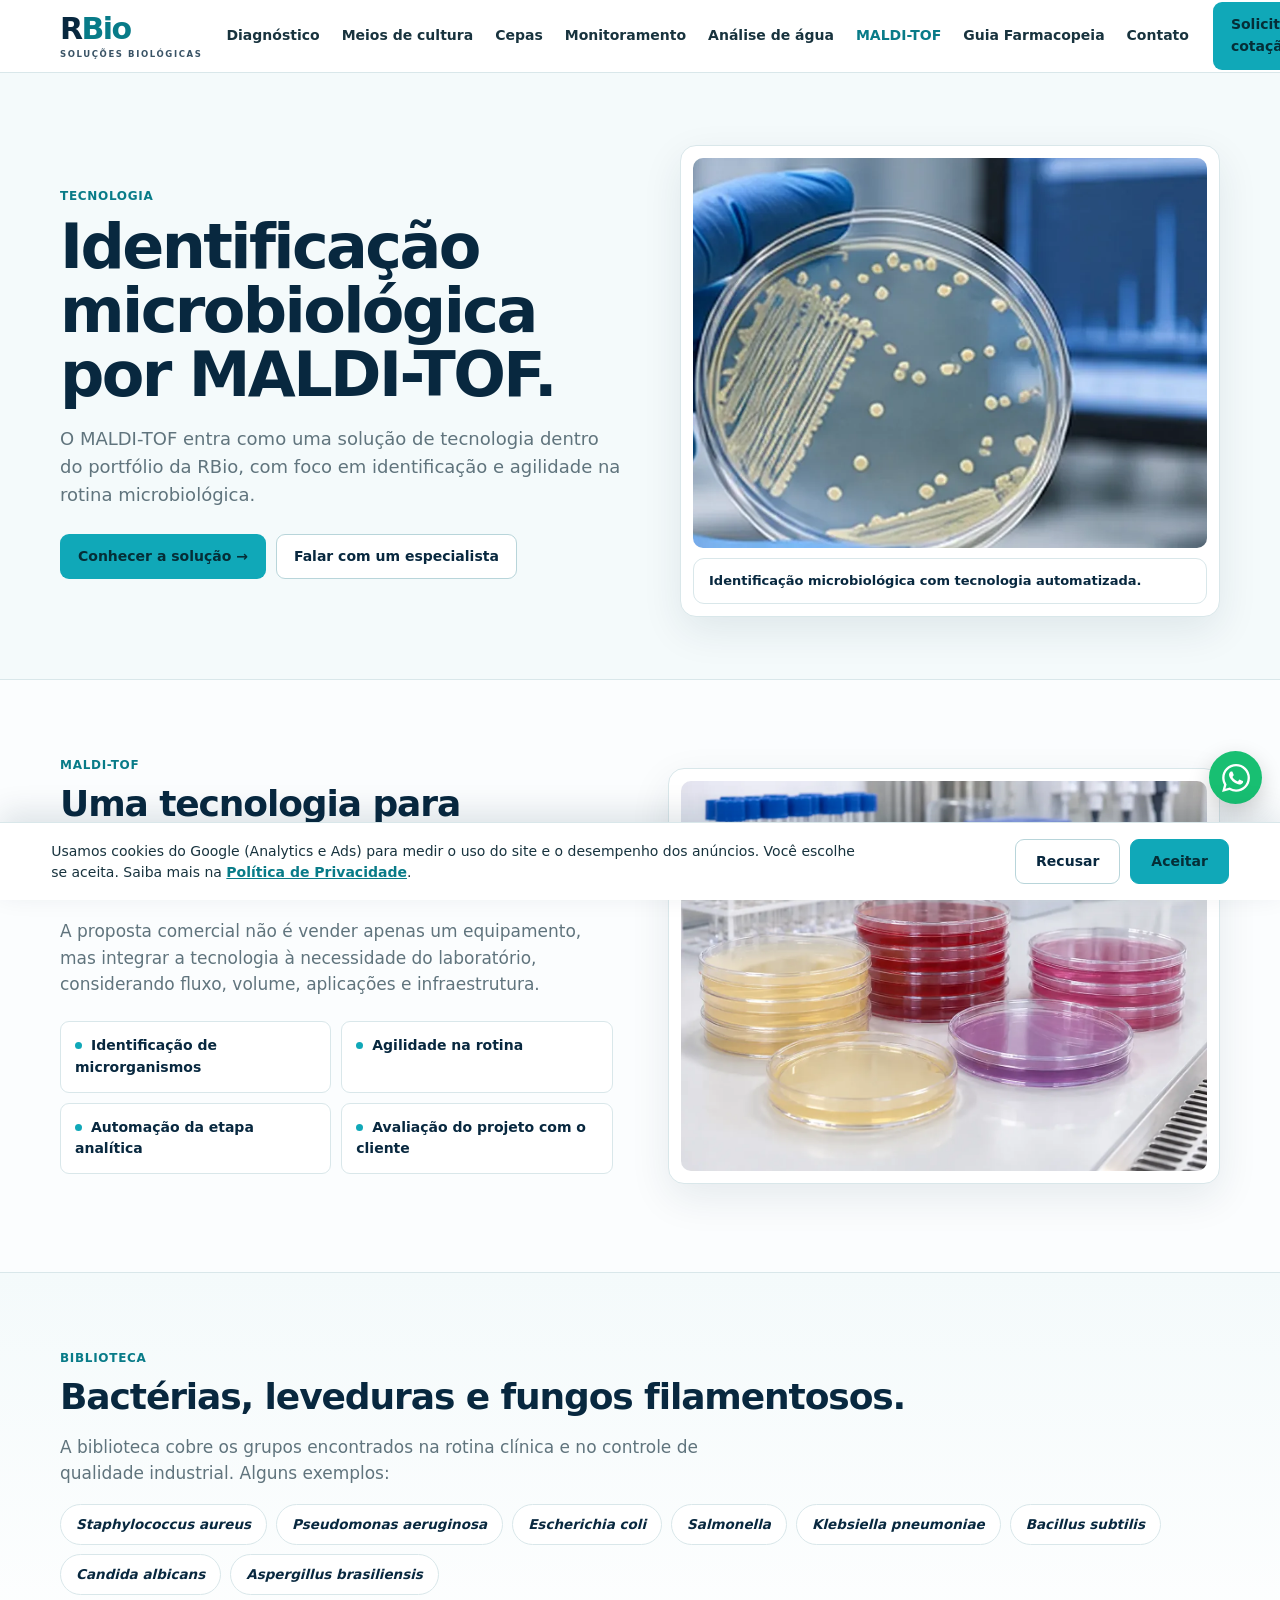
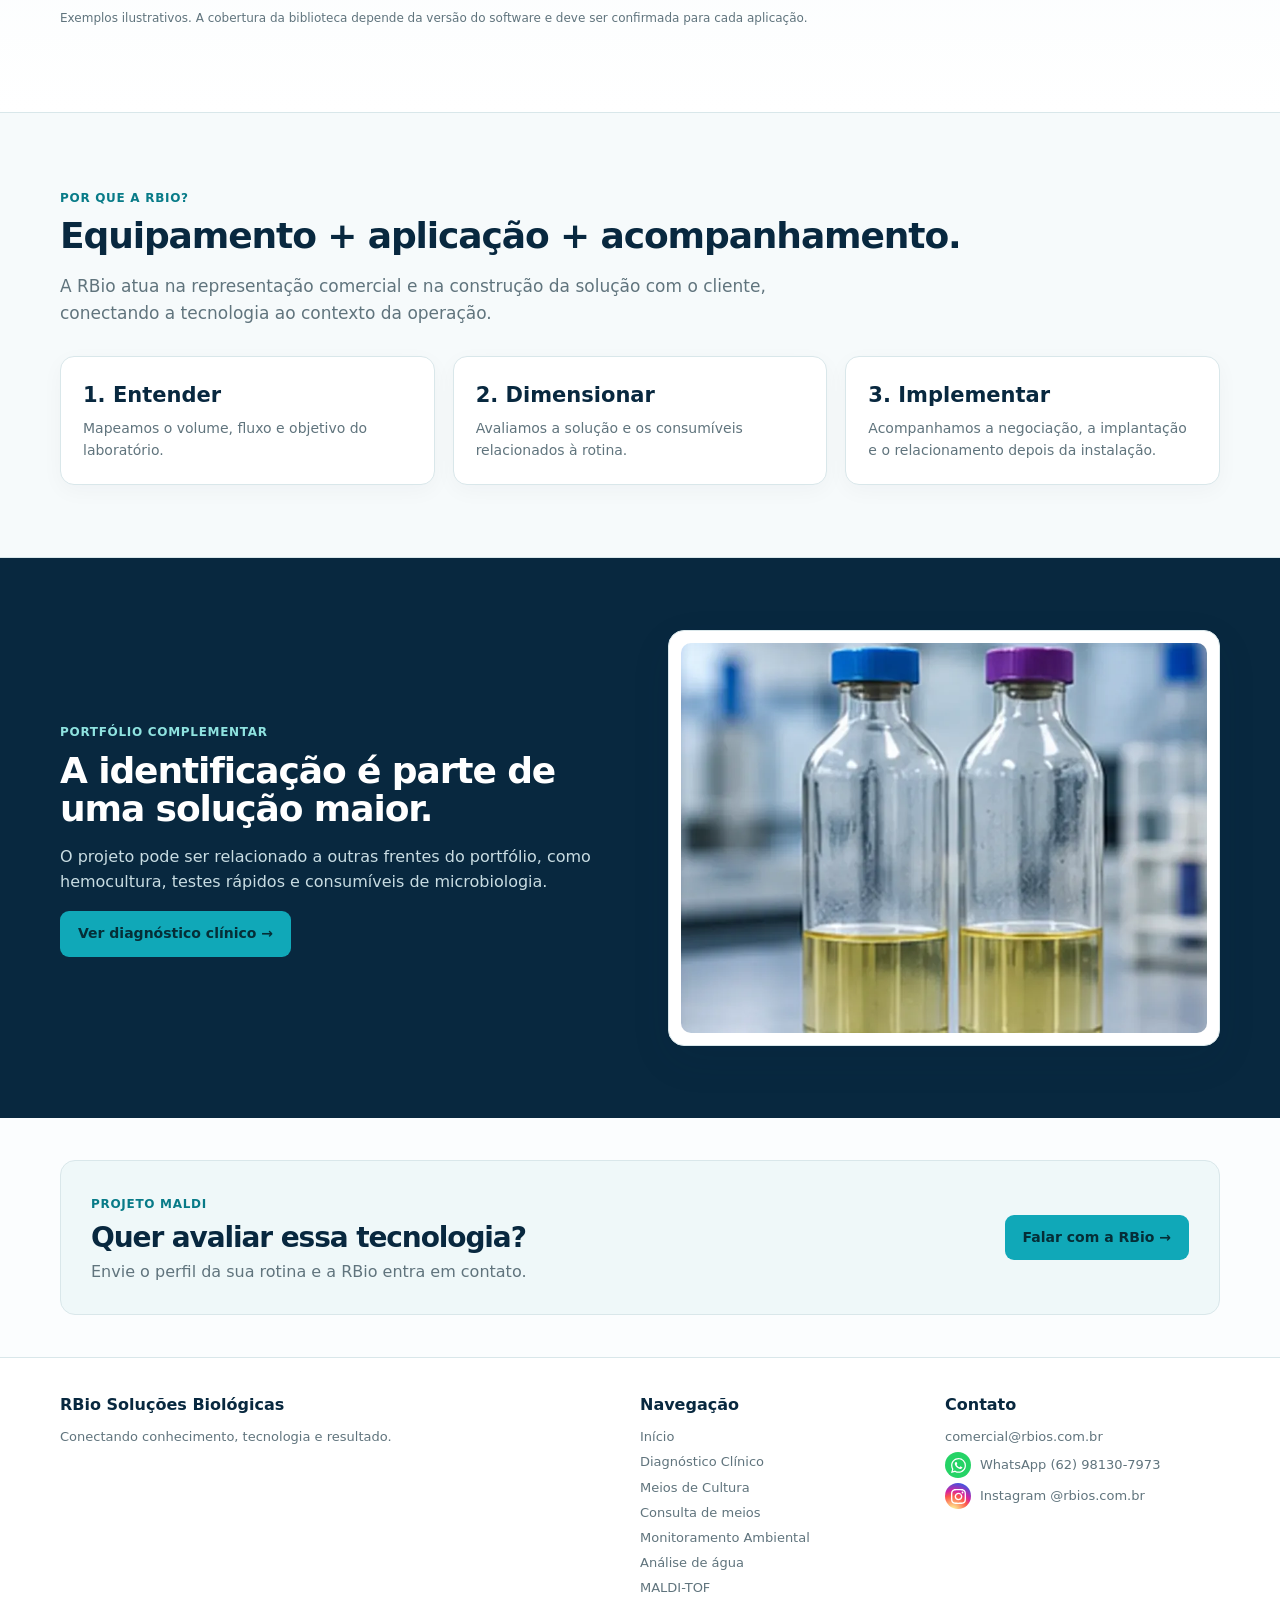
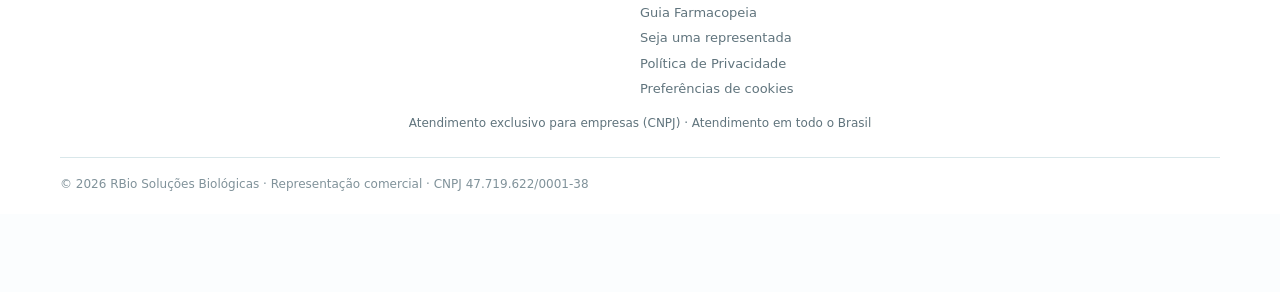
<file: maldi.html>
<!doctype html><html lang="pt-BR"><head><meta charset="utf-8"><meta name="viewport" content="width=device-width,initial-scale=1"><meta name="description" content="Conheça a solução de identificação microbiológica por MALDI-TOF e converse com a RBio sobre sua aplicação no laboratório."><title>MALDI-TOF | RBio Soluções Biológicas</title><style>
:root{--navy:#08283f;--navy2:#0d4663;--cyan:#10a8b8;--cyan-dark:#087b88;--ice:#eff8f9;--text:#18333e;--muted:#60747d;--line:#d9e7ea;--white:#fff;--shadow:0 14px 40px rgba(8,40,63,.09)}
*{box-sizing:border-box}html{scroll-behavior:smooth;scroll-padding-top:88px}
body{margin:0;font-family:Inter,ui-sans-serif,system-ui,-apple-system,"Segoe UI",Roboto,Arial,sans-serif;color:var(--text);background:#fbfdfe;line-height:1.55}
a{text-decoration:none;color:inherit}.container{width:min(1160px,92%);margin:auto}
.header{position:sticky;top:0;z-index:50;background:rgba(255,255,255,.97);border-bottom:1px solid var(--line);backdrop-filter:blur(10px)}
.nav{min-height:72px;display:flex;align-items:center;justify-content:space-between;gap:24px}.brand{display:flex;align-items:center;gap:10px;color:var(--navy)}
.brand-mark{width:48px;height:48px;display:grid;place-items:center}.brand-mark svg{width:100%;height:100%}
.brand-wordmark{font-size:24px;line-height:1;font-weight:900;letter-spacing:-1.2px}.brand-wordmark i{color:var(--cyan);font-style:normal}
.brand-wordmark small{display:block;color:var(--cyan-dark);font-size:8px;letter-spacing:1.25px;font-weight:850;margin-top:5px;white-space:nowrap}
.menu{display:flex;align-items:center;gap:22px;font-size:14px;font-weight:750}.menu a:hover{color:var(--cyan-dark)}
.btn{display:inline-flex;align-items:center;justify-content:center;padding:11px 17px;border-radius:9px;font-size:14px;font-weight:800;border:1px solid transparent;transition:.2s}
.btn-primary{background:var(--cyan);color:#052e37}.btn-primary:hover{background:#0796a5;transform:translateY(-1px)}
.btn-outline{background:#fff;border-color:#b8d5da;color:var(--navy)}.btn-outline:hover{border-color:var(--cyan);color:var(--cyan-dark)}
.menu-toggle{display:none;border:1px solid var(--line);background:#fff;border-radius:8px;width:42px;height:42px;color:var(--navy);font-size:21px}
.mobile-menu{display:none;border-top:1px solid var(--line);background:#fff}.mobile-menu a{display:block;padding:14px 4%;border-bottom:1px solid var(--line);font-weight:750}
.eyebrow{display:inline-block;color:var(--cyan-dark);font-size:12px;font-weight:850;letter-spacing:.7px;text-transform:uppercase;margin-bottom:10px}
.hero{padding:72px 0 62px;background:#f4fafb;border-bottom:1px solid var(--line)}.hero-grid{display:grid;grid-template-columns:1.02fr .98fr;gap:58px;align-items:center}
.hero h1{font-size:clamp(40px,5vw,62px);line-height:1.03;letter-spacing:-2.6px;color:var(--navy);margin:0 0 18px;max-width:690px}
.hero p{font-size:18px;color:var(--muted);max-width:650px;margin:0}.actions{display:flex;gap:10px;flex-wrap:wrap;margin-top:25px}
.hero-visual,.media,.product-image{background:#fff;border:1px solid var(--line);border-radius:16px;padding:12px;box-shadow:var(--shadow)}
.hero-visual{position:relative}.hero-visual img,.media img{display:block;width:100%;height:390px;object-fit:cover;border-radius:10px}.badge{position:absolute;left:26px;bottom:25px;background:#fff;border:1px solid var(--line);border-radius:11px;padding:12px 15px;font-size:13px;font-weight:800;color:var(--navy);box-shadow:0 8px 25px rgba(8,40,63,.12)}
section{padding:72px 0}.split{display:grid;grid-template-columns:1fr 1fr;gap:55px;align-items:center}
h2{margin:0;color:var(--navy);font-size:36px;line-height:1.08;letter-spacing:-1.1px}.lead{font-size:17px;color:var(--muted);max-width:720px}.muted{color:var(--muted)}
.bullets{display:grid;grid-template-columns:1fr 1fr;gap:10px;margin:24px 0 26px}.check{padding:13px 14px;background:#fff;border:1px solid var(--line);border-radius:9px;font-size:14px;font-weight:700;color:var(--navy)}.check:before{content:"";display:inline-block;width:7px;height:7px;border-radius:50%;background:var(--cyan);margin:0 9px 1px 0}
.grid3{display:grid;grid-template-columns:repeat(3,1fr);gap:18px;margin-top:30px}.card{border:1px solid var(--line);border-radius:14px;background:#fff;overflow:hidden;box-shadow:0 6px 22px rgba(8,40,63,.035)}.card img{display:block;width:100%;height:245px;object-fit:contain;background:#f8fbfc;padding:18px}.card-body{padding:22px}.card-body h3{margin:0 0 7px;color:var(--navy);font-size:21px}.card-body p{margin:0;color:var(--muted);font-size:14px}
.band{background:#f6fafb;border-top:1px solid var(--line);border-bottom:1px solid var(--line)}.dark{background:var(--navy);color:#fff}.dark h2,.dark h3{color:#fff}.dark .muted{color:#c8dce2}.dark .card{background:#0d4663;border-color:rgba(255,255,255,.12)}.dark .card-body p{color:#c8dce2}
.mini-grid{display:grid;grid-template-columns:1fr 1fr;gap:14px;margin-top:18px}.mini{border:1px solid rgba(255,255,255,.13);background:rgba(255,255,255,.05);border-radius:11px;padding:17px}.mini h3{margin:0 0 4px;font-size:16px}.mini p{margin:0;color:#c8dce2;font-size:13px}
.cta{padding:42px 0}.cta-box{display:flex;justify-content:space-between;align-items:center;gap:25px;background:var(--ice);border:1px solid var(--line);border-radius:15px;padding:30px}.cta-box h2{font-size:28px}.cta-box p{margin:6px 0 0;color:var(--muted)}
footer{border-top:1px solid var(--line);padding:35px 0 20px;background:#fff}.footer-grid{display:grid;grid-template-columns:2fr 1fr 1fr;gap:30px}.footer-title{font-weight:850;color:var(--navy);margin-bottom:9px}footer a{display:block;color:var(--muted);font-size:13px;margin:5px 0}.copyright{border-top:1px solid var(--line);margin-top:25px;padding-top:17px;color:#80929a;font-size:12px}
.whatsapp{position:fixed;right:18px;bottom:18px;width:53px;height:53px;border-radius:50%;background:#18bf72;color:#fff;display:grid;place-items:center;z-index:60;box-shadow:0 8px 22px rgba(0,0,0,.18)}.whatsapp svg{width:25px;height:25px;fill:none;stroke:currentColor;stroke-width:2.2}
@media(max-width:860px){.container{width:min(94%,620px)}.menu,.nav>.btn-primary{display:none}.menu-toggle{display:block}.mobile-menu.open{display:block}.hero{padding:42px 0 38px}.hero-grid,.split{grid-template-columns:1fr;gap:28px}.hero h1{font-size:43px;letter-spacing:-1.8px}.hero p{font-size:16px}.hero-visual img,.media img{height:290px}section{padding:50px 0}h2{font-size:30px}.bullets,.grid3,.mini-grid{grid-template-columns:1fr}.cta-box{display:block;padding:24px}.cta-box .btn{margin-top:18px;width:100%}.footer-grid{grid-template-columns:1fr 1fr}.footer-grid>div:first-child{grid-column:1/-1}}
.badge{position:static!important;display:block;margin-top:10px;left:auto;right:auto;bottom:auto;box-shadow:none}
.menu a{white-space:nowrap}
@media(max-width:1180px){.menu,.nav>.btn{display:none}.menu-toggle{display:block}}

.lib-chips{display:flex;flex-wrap:wrap;gap:9px;margin-top:18px}
.lib-chips span{background:#fff;border:1px solid var(--line);border-radius:999px;padding:9px 15px;font-size:13.5px;font-weight:700;color:var(--navy)}
.lib-chips i{font-style:italic}
</style><link rel="canonical" href="https://rbios.com.br/maldi.html">
<link rel="icon" href="favicon.svg" type="image/svg+xml">
<meta name="theme-color" content="#0B2D4A">
<meta property="og:type" content="website">
<meta property="og:site_name" content="RBio Soluções Biológicas">
<meta property="og:locale" content="pt_BR">
<meta property="og:title" content="MALDI-TOF | RBio Soluções Biológicas">
<meta property="og:description" content="Conheça a solução de identificação microbiológica por MALDI-TOF e converse com a RBio sobre sua aplicação no laboratório.">
<meta property="og:url" content="https://rbios.com.br/maldi.html">
<link rel="stylesheet" href="cookies.css">
<script src="cookies.js" defer></script>
<!-- Google Ads tag: RBio -->
<script async src="https://www.googletagmanager.com/gtag/js?id=AW-18527985961"></script>
<script src="tags.js"></script>
<style>.brand{gap:0}.brand-wordmark{font-size:30px;font-weight:800;letter-spacing:-1.6px}.brand-wordmark b{color:#08283f}.brand-wordmark i{color:#087b88;font-style:normal}.brand-wordmark small{font-size:8.5px;margin-top:6px;letter-spacing:1.6px;color:#08283f;opacity:.8}@media(max-width:650px){.brand-wordmark{font-size:26px}.brand-wordmark small{font-size:7.5px;letter-spacing:1.2px}}</style><style id="social-icons">footer a.social-link{display:flex;align-items:center;gap:9px}.social-badge{width:26px;height:26px;border-radius:50%;display:grid;place-items:center;flex:none;color:#fff}.social-badge svg{width:15px;height:15px;fill:currentColor}.social-badge.wa{background:#25d366}.social-badge.ig{background:radial-gradient(circle at 30% 107%,#fdf497 0%,#fdf497 5%,#fd5949 45%,#d6249f 60%,#285aeb 90%)}footer a.social-link:hover .social-badge{filter:brightness(1.08)}a.whatsapp svg{width:28px;height:28px;fill:#fff;stroke:none}</style></head><body><header class="header"><div class="container nav">
<a class="brand" href="index.html"><span class="brand-wordmark"><b>R</b><i>Bio</i><small>SOLUÇÕES BIOLÓGICAS</small></span></a>
<nav class="menu" aria-label="Navegação principal"><a href="diagnostico-clinico.html">Diagnóstico</a><a href="meios-de-cultura.html">Meios de cultura</a><a href="cepas-de-referencia.html">Cepas</a><a href="monitoramento-ambiental.html">Monitoramento</a><a href="analise-de-agua.html">Análise de água</a><a href="maldi.html" style="color:var(--cyan-dark)" aria-current="page">MALDI-TOF</a><a href="farmacopeia.html">Guia Farmacopeia</a><a href="#contato">Contato</a></nav>
<a class="btn btn-primary" href="https://wa.me/5562981307973?text=Ol%C3%A1%2C%20RBio%21%0AGostaria%20de%20solicitar%20uma%20cota%C3%A7%C3%A3o." target="_blank" rel="noopener">Solicitar cotação</a>
<button class="menu-toggle" aria-label="Abrir menu" aria-expanded="false" aria-controls="mobileMenu" onclick="var m=document.getElementById('mobileMenu');this.setAttribute('aria-expanded',m.classList.toggle('open'))">☰</button>
</div><div class="mobile-menu" id="mobileMenu"><a href="index.html">Início</a><a href="diagnostico-clinico.html">Diagnóstico</a><a href="meios-de-cultura.html">Meios de cultura</a><a href="cepas-de-referencia.html">Cepas de referência</a><a href="monitoramento-ambiental.html">Monitoramento</a><a href="analise-de-agua.html">Análise de água</a><a href="maldi.html" style="color:var(--cyan-dark)" aria-current="page">MALDI-TOF</a><a href="farmacopeia.html">Guia Farmacopeia</a><a href="parcerias.html">Para fabricantes</a><a href="#contato">Contato</a></div></header><main>
<section class="hero"><div class="container hero-grid"><div><span class="eyebrow">TECNOLOGIA</span><h1>Identificação microbiológica por MALDI-TOF.</h1><p>O MALDI-TOF entra como uma solução de tecnologia dentro do portfólio da RBio, com foco em identificação e agilidade na rotina microbiológica.</p><div class="actions"><a class="btn btn-primary" href="#solucao">Conhecer a solução →</a><a class="btn btn-outline" href="https://wa.me/5562981307973" target="_blank" rel="noopener">Falar com um especialista</a></div></div><div class="hero-visual"><img src="img/identificacao-microbiana.webp" alt="Placa com colônias para identificação microbiana" width="1200" height="600" decoding="async"><div class="badge">Identificação microbiológica com tecnologia automatizada.</div></div></div></section>
<section id="solucao"><div class="container split"><div><span class="eyebrow">MALDI-TOF</span><h2>Uma tecnologia para transformar a etapa de identificação.</h2><p class="lead">A proposta comercial não é vender apenas um equipamento, mas integrar a tecnologia à necessidade do laboratório, considerando fluxo, volume, aplicações e infraestrutura.</p><div class="bullets"><div class="check">Identificação de microrganismos</div><div class="check">Agilidade na rotina</div><div class="check">Automação da etapa analítica</div><div class="check">Avaliação do projeto com o cliente</div></div></div><div class="media"><img src="img/meios-cultura-prontos.webp" alt="Placas de meio de cultura prontas para uso" width="1200" height="900" loading="lazy" decoding="async"></div></div></section>
<section class="tv-lib"><div class="container"><span class="eyebrow">BIBLIOTECA</span><h2>Bactérias, leveduras e fungos filamentosos.</h2><p class="lead">A biblioteca cobre os grupos encontrados na rotina clínica e no controle de qualidade industrial. Alguns exemplos:</p><div class="lib-chips"><span><i>Staphylococcus aureus</i></span><span><i>Pseudomonas aeruginosa</i></span><span><i>Escherichia coli</i></span><span><i>Salmonella</i></span><span><i>Klebsiella pneumoniae</i></span><span><i>Bacillus subtilis</i></span><span><i>Candida albicans</i></span><span><i>Aspergillus brasiliensis</i></span></div><p style="font-size:12px;color:var(--muted);margin-top:14px">Exemplos ilustrativos. A cobertura da biblioteca depende da versão do software e deve ser confirmada para cada aplicação.</p></div></section>
<section class="band"><div class="container"><span class="eyebrow">POR QUE A RBIO?</span><h2>Equipamento + aplicação + acompanhamento.</h2><p class="lead">A RBio atua na representação comercial e na construção da solução com o cliente, conectando a tecnologia ao contexto da operação.</p><div class="grid3"><article class="card"><div class="card-body"><h3>1. Entender</h3><p>Mapeamos o volume, fluxo e objetivo do laboratório.</p></div></article><article class="card"><div class="card-body"><h3>2. Dimensionar</h3><p>Avaliamos a solução e os consumíveis relacionados à rotina.</p></div></article><article class="card"><div class="card-body"><h3>3. Implementar</h3><p>Acompanhamos a negociação, a implantação e o relacionamento depois da instalação.</p></div></article></div></div></section>
<section class="dark"><div class="container split"><div><span class="eyebrow" style="color:#8fe3e0">PORTFÓLIO COMPLEMENTAR</span><h2>A identificação é parte de uma solução maior.</h2><p class="muted">O projeto pode ser relacionado a outras frentes do portfólio, como hemocultura, testes rápidos e consumíveis de microbiologia.</p><a class="btn btn-primary" href="diagnostico-clinico.html">Ver diagnóstico clínico →</a></div><div class="media"><img src="img/hemocultura-laboratorio.webp" alt="Frascos de hemocultura em laboratório clínico" width="1200" height="600" loading="lazy" decoding="async"></div></div></section>
<section id="contato" class="cta"><div class="container"><div class="cta-box"><div><span class="eyebrow">PROJETO MALDI</span><h2>Quer avaliar essa tecnologia?</h2><p>Envie o perfil da sua rotina e a RBio entra em contato.</p></div><a class="btn btn-primary" href="https://wa.me/5562981307973?text=Ol%C3%A1%2C%20RBio%21%0AGostaria%20de%20avaliar%20o%20projeto%20MALDI-TOF." target="_blank" rel="noopener">Falar com a RBio →</a></div></div></section>
</main><a class="whatsapp" href="https://wa.me/5562981307973?text=Ol%C3%A1%2C%20RBio%21%20Gostaria%20de%20falar%20sobre%20uma%20solu%C3%A7%C3%A3o." aria-label="Falar com a RBio pelo WhatsApp" target="_blank" rel="noopener"><svg viewBox="0 0 24 24" aria-hidden="true"><path d="M17.472 14.382c-.297-.149-1.758-.867-2.03-.967-.273-.099-.471-.148-.67.15-.197.297-.767.966-.94 1.164-.173.199-.347.223-.644.075-.297-.15-1.255-.463-2.39-1.475-.883-.788-1.48-1.761-1.653-2.059-.173-.297-.018-.458.13-.606.134-.133.298-.347.446-.52.149-.174.198-.298.298-.497.099-.198.05-.371-.025-.52-.075-.149-.669-1.612-.916-2.207-.242-.579-.487-.5-.669-.51-.173-.008-.371-.01-.57-.01-.198 0-.52.074-.792.372-.272.297-1.04 1.016-1.04 2.479 0 1.462 1.065 2.875 1.213 3.074.149.198 2.096 3.2 5.077 4.487.709.306 1.262.489 1.694.625.712.227 1.36.195 1.871.118.571-.085 1.758-.719 2.006-1.413.248-.694.248-1.289.173-1.413-.074-.124-.272-.198-.57-.347m-5.421 7.403h-.004a9.87 9.87 0 01-5.031-1.378l-.361-.214-3.741.982.998-3.648-.235-.374a9.86 9.86 0 01-1.51-5.26c.001-5.45 4.436-9.884 9.888-9.884 2.64 0 5.122 1.03 6.988 2.898a9.825 9.825 0 012.893 6.994c-.003 5.45-4.437 9.884-9.885 9.884m8.413-18.297A11.815 11.815 0 0012.05 0C5.495 0 .16 5.335.157 11.892c0 2.096.547 4.142 1.588 5.945L.057 24l6.305-1.654a11.882 11.882 0 005.683 1.448h.005c6.554 0 11.89-5.335 11.893-11.893a11.821 11.821 0 00-3.48-8.413Z"/></svg></a><footer><div class="container footer-grid">
<div><div class="footer-title">RBio Soluções Biológicas</div><div style="font-size:13px;color:var(--muted)">Conectando conhecimento, tecnologia e resultado.</div></div>
<div><div class="footer-title">Navegação</div><a href="index.html">Início</a><a href="diagnostico-clinico.html">Diagnóstico Clínico</a><a href="meios-de-cultura.html">Meios de Cultura</a><a href="consulta-meios.html">Consulta de meios</a><a href="monitoramento-ambiental.html">Monitoramento Ambiental</a><a href="analise-de-agua.html">Análise de água</a><a href="maldi.html">MALDI-TOF</a><a href="farmacopeia.html">Guia Farmacopeia</a><a href="parcerias.html">Seja uma representada</a><a href="politica-de-privacidade.html">Política de Privacidade</a><a href="politica-de-privacidade.html#cookies" data-cookie-prefs>Preferências de cookies</a></div>
<div><div class="footer-title">Contato</div><a href="mailto:comercial@rbios.com.br">comercial@rbios.com.br</a><a class="social-link" href="https://wa.me/5562981307973" target="_blank" rel="noopener"><span class="social-badge wa" aria-hidden="true"><svg viewBox="0 0 24 24"><path d="M17.472 14.382c-.297-.149-1.758-.867-2.03-.967-.273-.099-.471-.148-.67.15-.197.297-.767.966-.94 1.164-.173.199-.347.223-.644.075-.297-.15-1.255-.463-2.39-1.475-.883-.788-1.48-1.761-1.653-2.059-.173-.297-.018-.458.13-.606.134-.133.298-.347.446-.52.149-.174.198-.298.298-.497.099-.198.05-.371-.025-.52-.075-.149-.669-1.612-.916-2.207-.242-.579-.487-.5-.669-.51-.173-.008-.371-.01-.57-.01-.198 0-.52.074-.792.372-.272.297-1.04 1.016-1.04 2.479 0 1.462 1.065 2.875 1.213 3.074.149.198 2.096 3.2 5.077 4.487.709.306 1.262.489 1.694.625.712.227 1.36.195 1.871.118.571-.085 1.758-.719 2.006-1.413.248-.694.248-1.289.173-1.413-.074-.124-.272-.198-.57-.347m-5.421 7.403h-.004a9.87 9.87 0 01-5.031-1.378l-.361-.214-3.741.982.998-3.648-.235-.374a9.86 9.86 0 01-1.51-5.26c.001-5.45 4.436-9.884 9.888-9.884 2.64 0 5.122 1.03 6.988 2.898a9.825 9.825 0 012.893 6.994c-.003 5.45-4.437 9.884-9.885 9.884m8.413-18.297A11.815 11.815 0 0012.05 0C5.495 0 .16 5.335.157 11.892c0 2.096.547 4.142 1.588 5.945L.057 24l6.305-1.654a11.882 11.882 0 005.683 1.448h.005c6.554 0 11.89-5.335 11.893-11.893a11.821 11.821 0 00-3.48-8.413Z"/></svg></span><span>WhatsApp <span style="white-space:nowrap">(62) 98130-7973</span></span></a><a class="social-link" href="https://www.instagram.com/rbios.com.br/" target="_blank" rel="noopener"><span class="social-badge ig" aria-hidden="true"><svg viewBox="0 0 24 24"><path d="M7.0301.084c-1.2768.0602-2.1487.264-2.911.5634-.7888.3075-1.4575.72-2.1228 1.3877-.6652.6677-1.075 1.3368-1.3802 2.127-.2954.7638-.4956 1.6365-.552 2.914-.0564 1.2775-.0689 1.6882-.0626 4.947.0062 3.2586.0206 3.6671.0825 4.9473.061 1.2765.264 2.1482.5635 2.9107.308.7889.72 1.4573 1.388 2.1228.6679.6655 1.3365 1.0743 2.1285 1.38.7632.295 1.6361.4961 2.9134.552 1.2773.056 1.6884.069 4.9462.0627 3.2578-.0062 3.668-.0207 4.9478-.0814 1.28-.0607 2.147-.2652 2.9098-.5633.7889-.3086 1.4578-.72 2.1228-1.3881.665-.6682 1.0745-1.3378 1.3795-2.1284.2957-.7632.4966-1.636.552-2.9124.056-1.2809.0692-1.6898.063-4.948-.0063-3.2583-.021-3.6668-.0817-4.9465-.0607-1.2797-.264-2.1487-.5633-2.9117-.3084-.7889-.72-1.4568-1.3876-2.1228C21.2982 1.33 20.628.9208 19.8378.6165 19.074.321 18.2017.1197 16.9244.0645 15.6471.0093 15.236-.005 11.977.0014 8.718.0076 8.31.0215 7.0301.0839m.1402 21.6932c-1.17-.0509-1.8053-.2453-2.2287-.408-.5606-.216-.96-.4771-1.3819-.895-.422-.4178-.6811-.8186-.9-1.378-.1644-.4234-.3624-1.058-.4171-2.228-.0595-1.2645-.072-1.6442-.079-4.848-.007-3.2037.0053-3.583.0607-4.848.05-1.169.2456-1.805.408-2.2282.216-.5613.4762-.96.895-1.3816.4188-.4217.8184-.6814 1.3783-.9003.423-.1651 1.0575-.3614 2.227-.4171 1.2655-.06 1.6447-.072 4.848-.079 3.2033-.007 3.5835.005 4.8495.0608 1.169.0508 1.8053.2445 2.228.408.5608.216.96.4754 1.3816.895.4217.4194.6816.8176.9005 1.3787.1653.4217.3617 1.056.4169 2.2263.0602 1.2655.0739 1.645.0796 4.848.0058 3.203-.0055 3.5834-.061 4.848-.051 1.17-.245 1.8055-.408 2.2294-.216.5604-.4763.96-.8954 1.3814-.419.4215-.8181.6811-1.3783.9-.4224.1649-1.0577.3617-2.2262.4174-1.2656.0595-1.6448.072-4.8493.079-3.2045.007-3.5825-.006-4.848-.0608M16.953 5.5864A1.44 1.44 0 1 0 18.39 4.144a1.44 1.44 0 0 0-1.437 1.4424M5.8385 12.012c.0067 3.4032 2.7706 6.1557 6.173 6.1493 3.4026-.0065 6.157-2.7701 6.1506-6.1733-.0065-3.4032-2.771-6.1565-6.174-6.1498-3.403.0067-6.156 2.771-6.1496 6.1738M8 12.0077a4 4 0 1 1 4.008 3.9921A3.9996 3.9996 0 0 1 8 12.0077"/></svg></span><span>Instagram @rbios.com.br</span></a></div>
</div><div class="container" style="font-size:12px;color:var(--muted);text-align:center;margin-top:10px">Atendimento exclusivo para empresas (CNPJ) · Atendimento em todo o Brasil</div><div class="container copyright">© 2026 RBio Soluções Biológicas · Representação comercial · CNPJ 47.719.622/0001-38</div></footer><script src="turma-viva.js" defer></script>
</body></html>
</file>
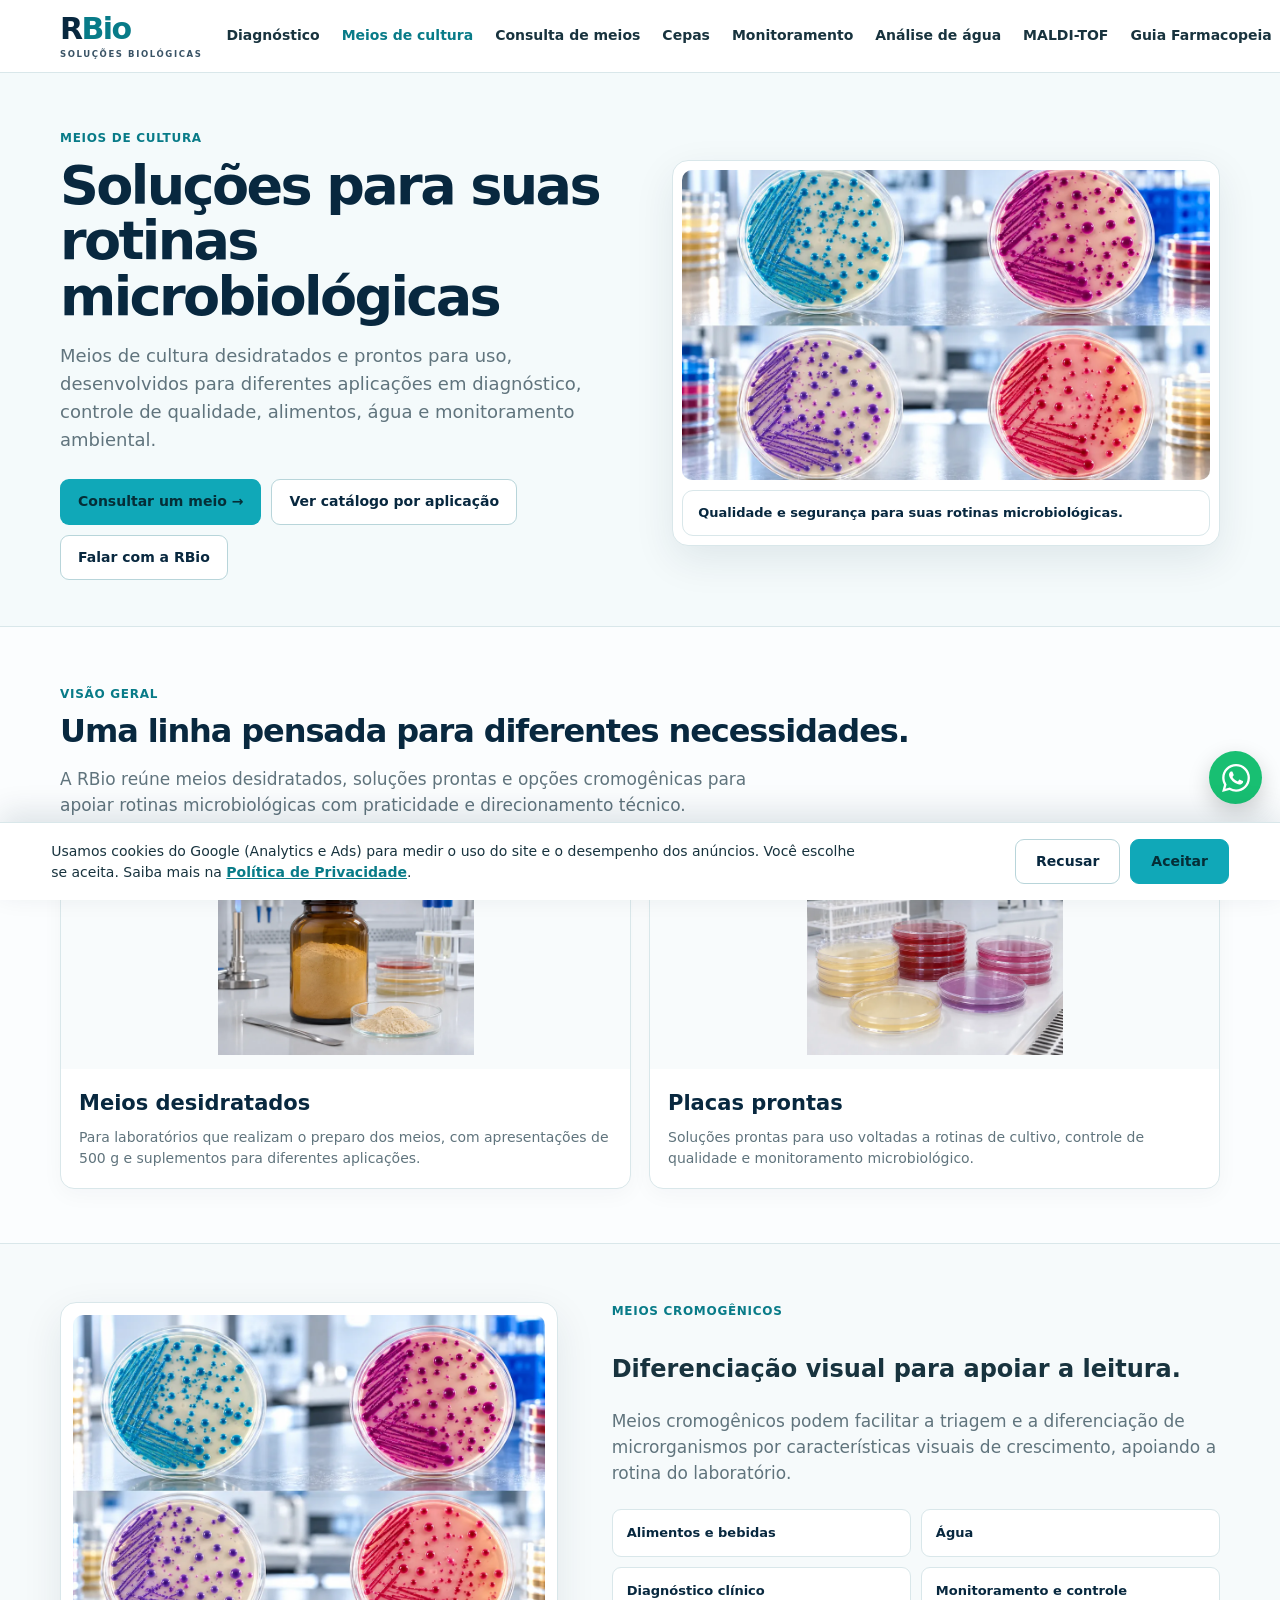
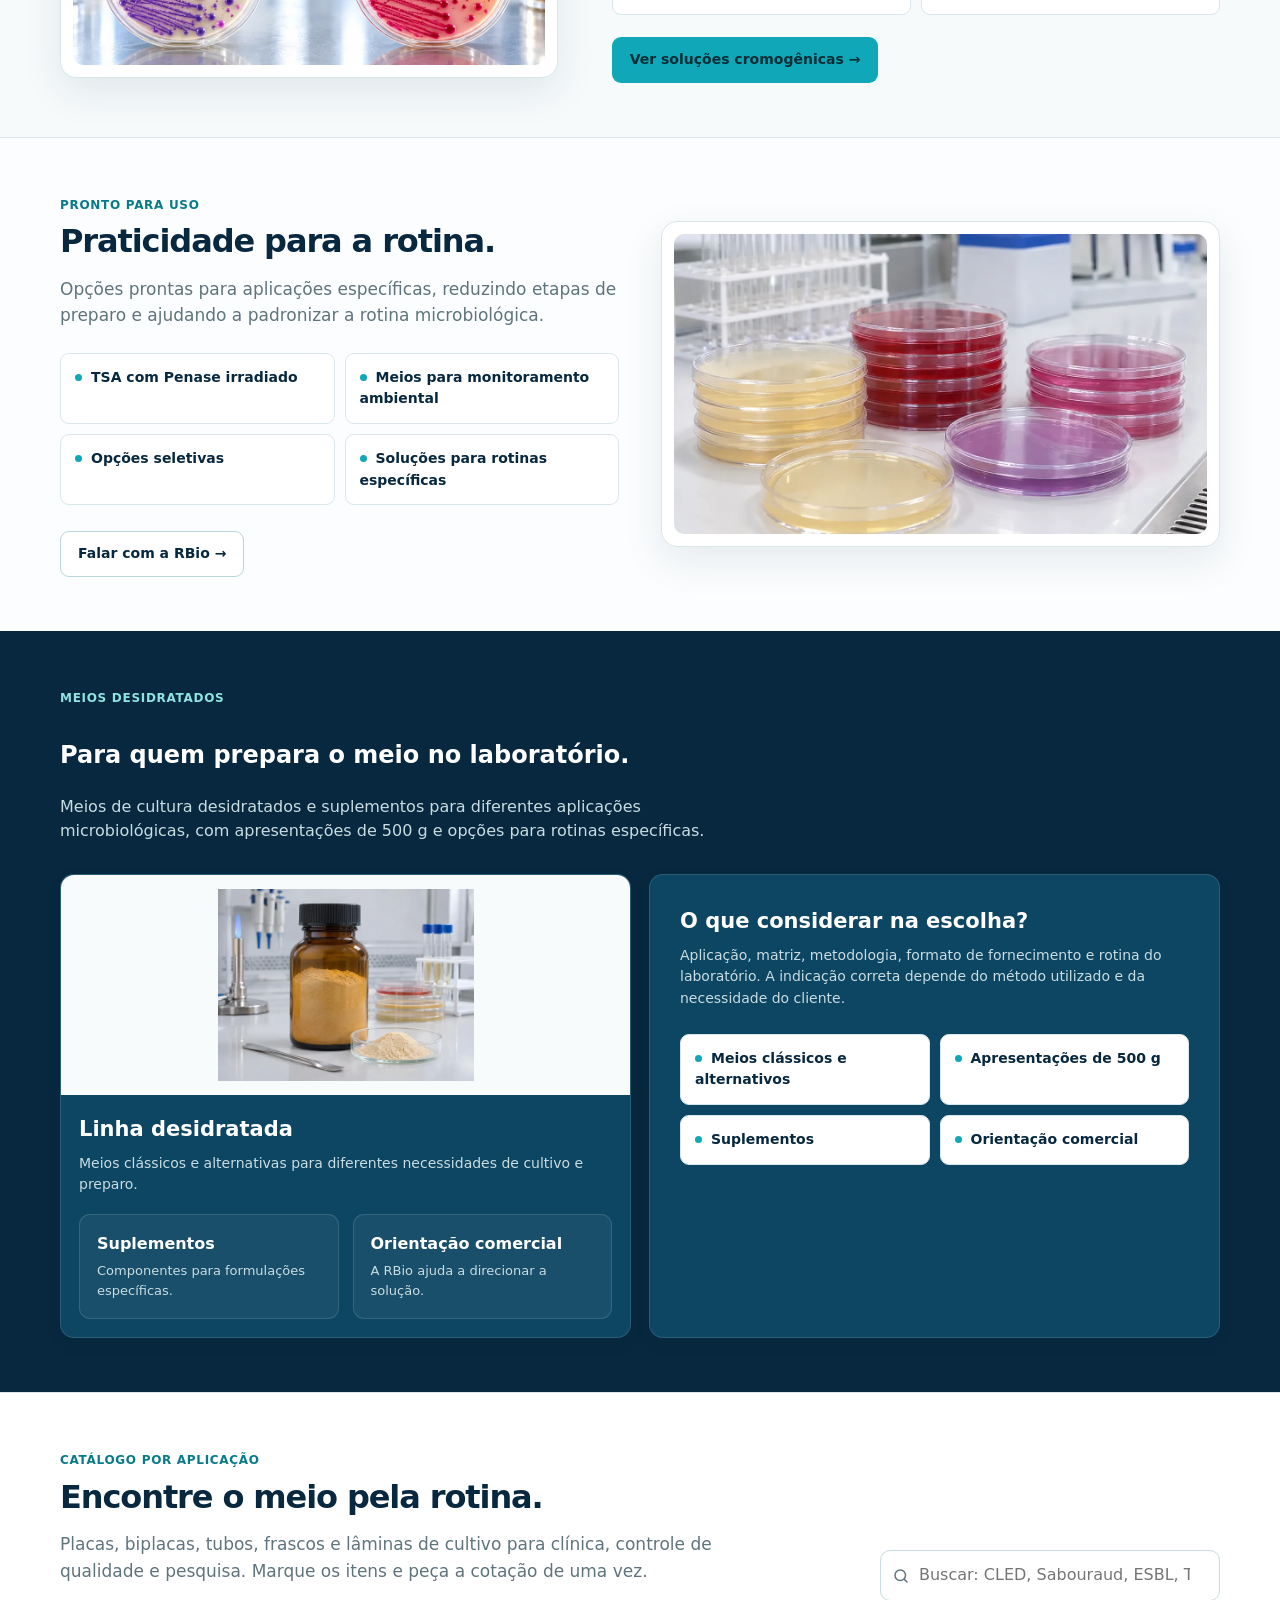
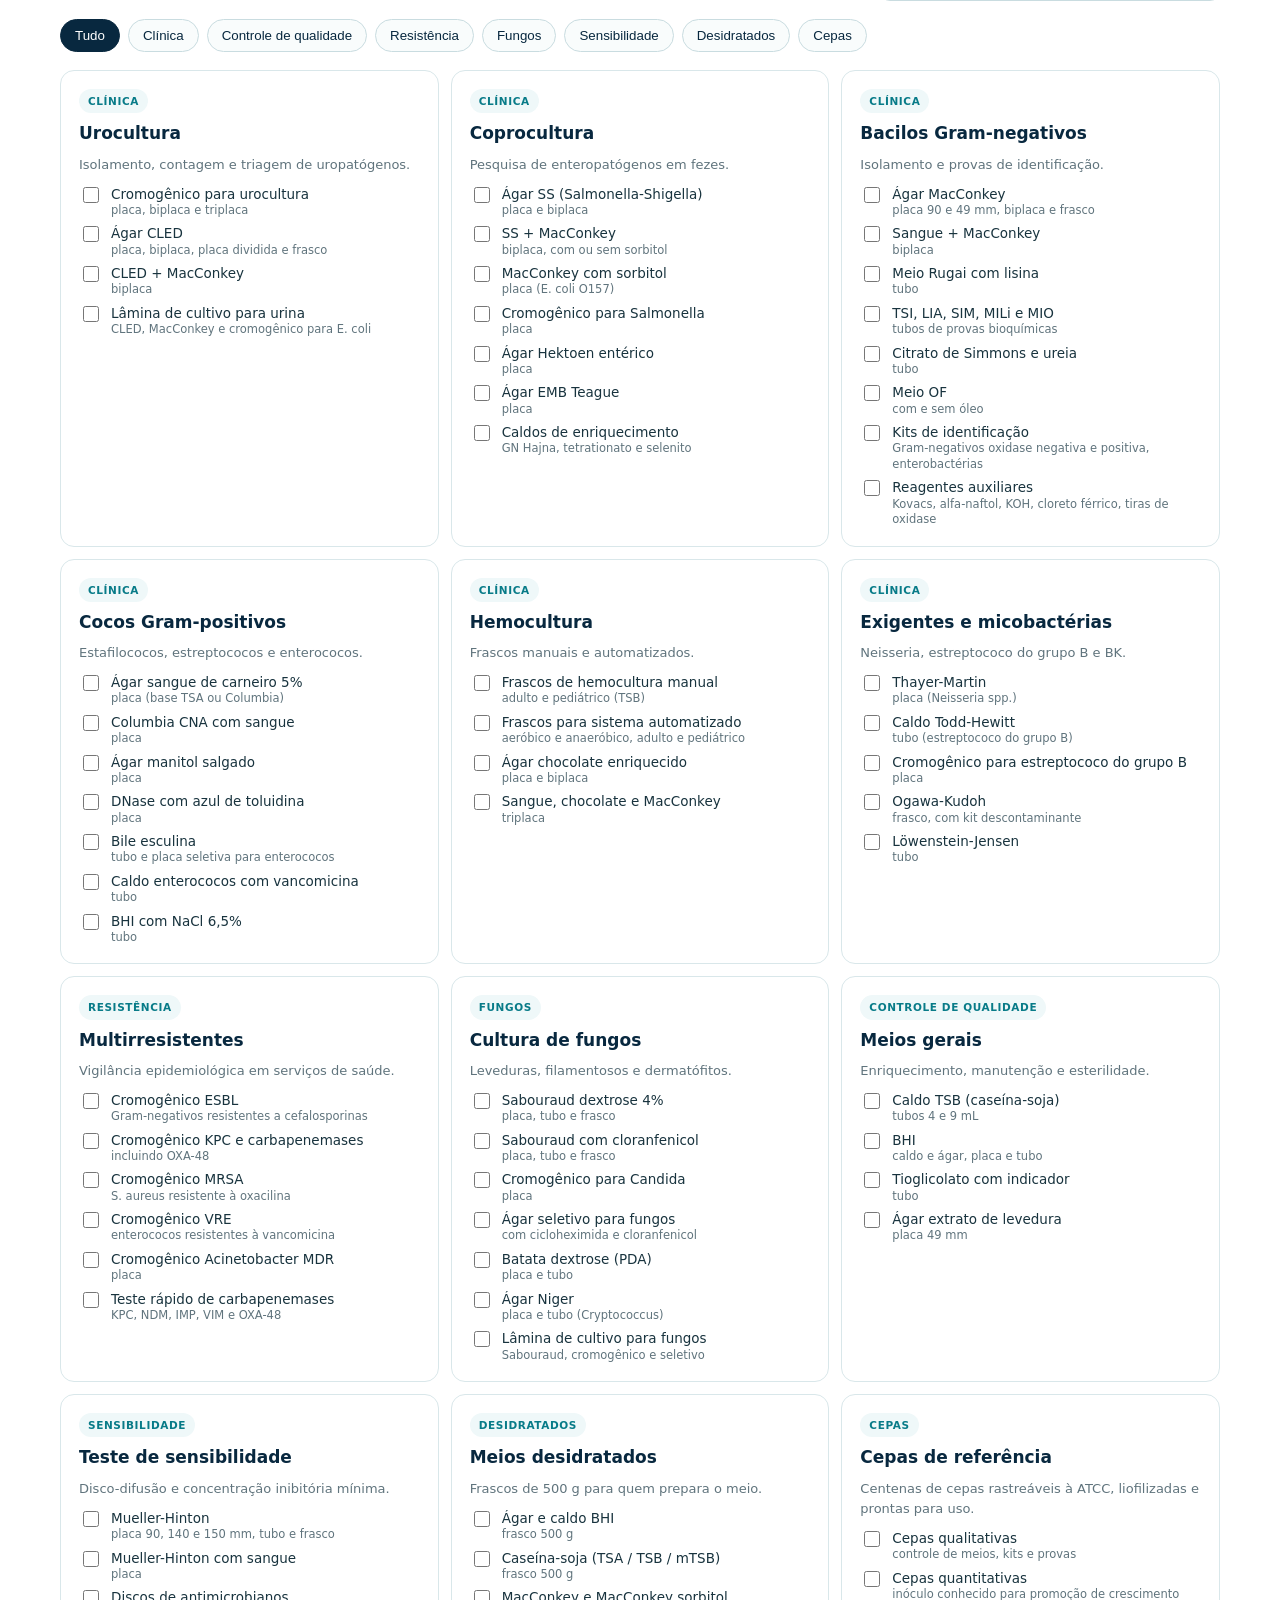
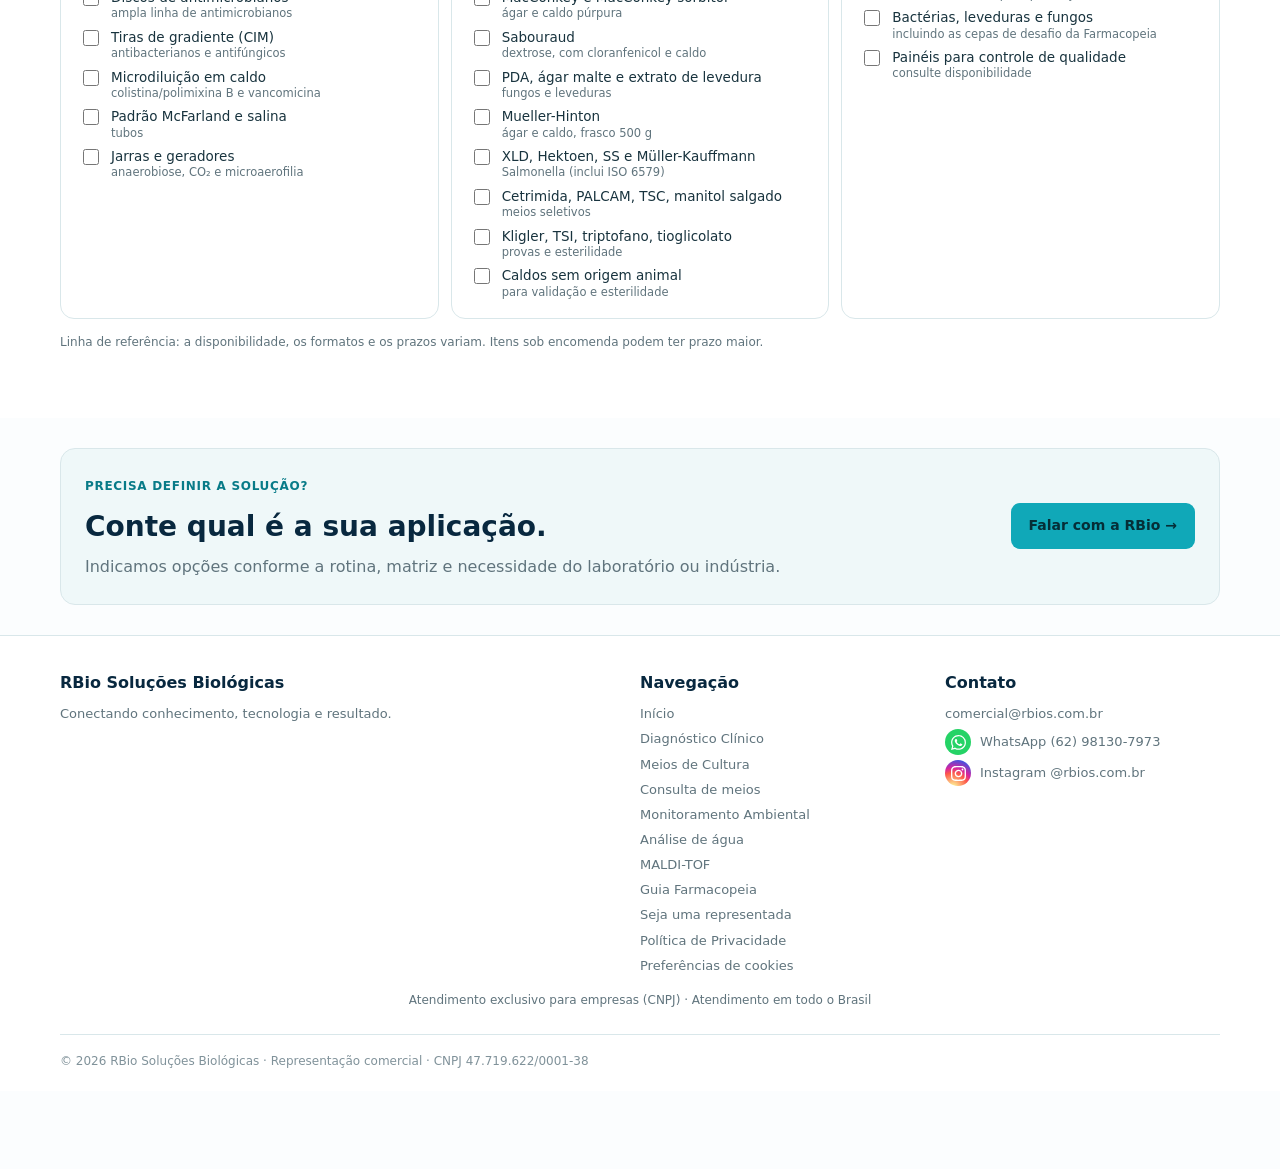
<file: meios-de-cultura.html>
<!doctype html>
<html lang="pt-BR">
<head>
<meta charset="utf-8">
<meta name="viewport" content="width=device-width,initial-scale=1">
<meta name="description" content="Consulte meios de cultura por nome ou sigla: composição, pH, preparo e micro-organismos de controle. Farmacopeia Brasileira, alimentos, água, clínico e ambiental.">
<title>Meios de Cultura | RBio Soluções Biológicas</title>
<style>
:root{--navy:#08283f;--navy2:#0d4663;--cyan:#10a8b8;--cyan-dark:#087b88;--ice:#eff8f9;--text:#18333e;--muted:#60747d;--line:#d9e7ea;--white:#fff;--shadow:0 14px 40px rgba(8,40,63,.09);--r:12px}
*{box-sizing:border-box} html{scroll-behavior:smooth;scroll-padding-top:88px}
body{margin:0;font-family:Inter,ui-sans-serif,system-ui,-apple-system,"Segoe UI",Roboto,Arial,sans-serif;color:var(--text);background:#fbfdfe;line-height:1.55}
a{text-decoration:none;color:inherit} .container{width:min(1160px,92%);margin:auto}
.header{position:sticky;top:0;z-index:50;background:rgba(255,255,255,.97);border-bottom:1px solid var(--line);backdrop-filter:blur(10px)}
.nav{min-height:72px;display:flex;align-items:center;justify-content:space-between;gap:24px}
.brand{display:flex;align-items:center;gap:10px;color:var(--navy)}
.brand-mark{width:48px;height:48px;display:grid;place-items:center;flex:0 0 auto} .brand-mark svg{width:100%;height:100%;display:block}
.brand-wordmark{font-size:24px;line-height:1;font-weight:900;letter-spacing:-1.2px} .brand-wordmark b{color:var(--navy)} .brand-wordmark i{color:var(--cyan);font-style:normal}
.brand-wordmark small{display:block;color:var(--cyan-dark);font-size:8px;letter-spacing:1.25px;font-weight:850;margin-top:5px;white-space:nowrap}
.menu{display:flex;align-items:center;gap:22px;font-size:14px;font-weight:750} .menu a:hover{color:var(--cyan-dark)}
.btn{display:inline-flex;align-items:center;justify-content:center;padding:11px 17px;border-radius:9px;font-size:14px;font-weight:800;border:1px solid transparent;transition:.2s;cursor:pointer}
.btn-primary{background:var(--cyan);color:#052e37} .btn-primary:hover{background:#0796a5;transform:translateY(-1px)}
.btn-outline{background:#fff;border-color:#b8d5da;color:var(--navy)} .btn-outline:hover{border-color:var(--cyan);color:var(--cyan-dark)}
.menu-toggle{display:none;border:1px solid var(--line);background:#fff;border-radius:8px;width:42px;height:42px;color:var(--navy);font-size:21px}
.mobile-menu{display:none;border-top:1px solid var(--line);background:#fff} .mobile-menu a{display:block;padding:14px 4%;border-bottom:1px solid var(--line);font-weight:750}
.eyebrow{display:inline-block;color:var(--cyan-dark);font-size:12px;font-weight:850;letter-spacing:.7px;text-transform:uppercase;margin-bottom:10px}
.hero{padding:72px 0 62px;background:#f4fafb;border-bottom:1px solid var(--line)}
.hero-grid{display:grid;grid-template-columns:1.02fr .98fr;gap:58px;align-items:center}
.hero h1{font-size:clamp(40px,5vw,62px);line-height:1.03;letter-spacing:-2.6px;color:var(--navy);margin:0 0 18px;max-width:690px}
.hero p{font-size:18px;color:var(--muted);max-width:650px;margin:0}
.actions{display:flex;gap:10px;flex-wrap:wrap;margin-top:25px}
.hero-visual{position:relative;background:#fff;border:1px solid var(--line);border-radius:16px;padding:12px;box-shadow:var(--shadow)}
.hero-visual img{display:block;width:100%;height:390px;object-fit:cover;border-radius:10px}
.badge{position:absolute;left:26px;bottom:25px;background:#fff;border:1px solid var(--line);border-radius:11px;padding:12px 15px;font-size:13px;font-weight:800;color:var(--navy);box-shadow:0 8px 25px rgba(8,40,63,.12)}
section{padding:72px 0} .split{display:grid;grid-template-columns:1fr 1fr;gap:55px;align-items:center}
.head h2,.split h2{margin:0;color:var(--navy);font-size:36px;line-height:1.08;letter-spacing:-1.1px}
.muted{color:var(--muted)} .lead{font-size:17px;color:var(--muted);max-width:690px}
.bullets{display:grid;grid-template-columns:1fr 1fr;gap:10px;margin:24px 0 26px}
.check{padding:13px 14px;background:#fff;border:1px solid var(--line);border-radius:9px;font-size:14px;font-weight:700;color:var(--navy)}
.check:before{content:"";display:inline-block;width:7px;height:7px;border-radius:50%;background:var(--cyan);margin:0 9px 1px 0}
.media{background:#fff;border:1px solid var(--line);border-radius:16px;padding:12px;box-shadow:var(--shadow)}
.media img{display:block;width:100%;height:410px;object-fit:cover;border-radius:10px}
.chromogenic{background:#f6fafb;border-top:1px solid var(--line);border-bottom:1px solid var(--line)}
.chrom-grid{display:grid;grid-template-columns:.9fr 1.1fr;gap:54px;align-items:center}
.chrom-image{background:#fff;border:1px solid var(--line);border-radius:16px;padding:12px;box-shadow:var(--shadow)}
.chrom-image img{display:block;width:100%;height:500px;object-fit:cover;border-radius:10px}
.tags{display:grid;grid-template-columns:1fr 1fr;gap:10px;margin:22px 0}
.tag{background:#fff;border:1px solid var(--line);padding:13px 14px;border-radius:9px;font-size:13px;font-weight:750;color:var(--navy)}
.product-grid{display:grid;grid-template-columns:1fr 1fr;gap:18px;margin-top:30px}
.product{border:1px solid var(--line);border-radius:14px;background:#fff;overflow:hidden;box-shadow:0 6px 22px rgba(8,40,63,.035)}
.product img{display:block;width:100%;height:300px;object-fit:contain;background:#f8fbfc;padding:20px}
.product-body{padding:22px} .product-body h3{margin:0 0 7px;color:var(--navy);font-size:21px} .product-body p{margin:0;color:var(--muted);font-size:14px}
.dark{background:var(--navy);color:#fff} .dark h2,.dark h3{color:#fff} .dark .muted{color:#c8dce2}
.dark .product{background:#0d4663;border-color:rgba(255,255,255,.12)} .dark .product-body p{color:#c8dce2}
.mini-grid{display:grid;grid-template-columns:1fr 1fr;gap:14px;margin-top:18px}
.mini{border:1px solid rgba(255,255,255,.13);background:rgba(255,255,255,.05);border-radius:11px;padding:17px} .mini h3{margin:0 0 4px;font-size:16px} .mini p{margin:0;color:#c8dce2;font-size:13px}
.cta{padding:42px 0} .cta-box{display:flex;justify-content:space-between;align-items:center;gap:25px;background:var(--ice);border:1px solid var(--line);border-radius:15px;padding:30px}
.cta-box h2{margin:0;color:var(--navy);font-size:28px} .cta-box p{margin:6px 0 0;color:var(--muted)}
footer{border-top:1px solid var(--line);padding:35px 0 20px;background:#fff} .footer-grid{display:grid;grid-template-columns:2fr 1fr 1fr;gap:30px}
.footer-title{font-weight:850;color:var(--navy);margin-bottom:9px} footer a{display:block;color:var(--muted);font-size:13px;margin:5px 0} .copyright{border-top:1px solid var(--line);margin-top:25px;padding-top:17px;color:#80929a;font-size:12px}
.whatsapp{position:fixed;right:18px;bottom:18px;width:53px;height:53px;border-radius:50%;background:#18bf72;color:#fff;display:grid;place-items:center;z-index:60;box-shadow:0 8px 22px rgba(0,0,0,.18)}
.whatsapp svg{width:25px;height:25px;fill:none;stroke:currentColor;stroke-width:2.2}
@media(max-width:860px){
 .container{width:min(94%,620px)} .menu,.nav>.btn-primary{display:none} .menu-toggle{display:block}
 .hero{padding:42px 0 38px} .hero-grid,.split,.chrom-grid{grid-template-columns:1fr;gap:28px}
 .hero h1{font-size:43px;letter-spacing:-1.8px} .hero p{font-size:16px}
 .hero-visual img{height:280px} .badge{left:21px;bottom:20px;right:20px}
 section{padding:50px 0} .split h2,.head h2{font-size:30px}
 .bullets,.tags,.product-grid,.mini-grid{grid-template-columns:1fr}
 .media img{height:320px} .chrom-image{order:-1} .chrom-image img{height:330px}
 .cta-box{display:block;padding:24px} .cta-box .btn{margin-top:18px;width:100%}
 .footer-grid{grid-template-columns:1fr 1fr} .footer-grid>div:first-child{grid-column:1/-1}
 .mobile-menu.open{display:block}
}
.badge{position:static!important;display:block;margin-top:10px;left:auto;right:auto;bottom:auto;box-shadow:none}
.menu a{white-space:nowrap}
@media(max-width:1180px){.menu,.nav>.btn{display:none}.menu-toggle{display:block}}
</style>

<style id="rbio-v3-compact">
/* RBio V3: compact web layout */
.hero{padding:52px 0 46px}.hero-grid{gap:42px}.hero h1{font-size:clamp(36px,4.5vw,54px)}
.hero-visual img{height:310px;object-fit:cover}.hero-visual{padding:9px}
section{padding:54px 0}.split{gap:42px}.head h2,.split h2{font-size:32px}
.media img{height:300px}.chrom-image img{height:350px}.product img{height:220px;padding:14px}.product-body{padding:18px}
.cta{padding:30px 0}.cta-box{padding:24px}
@media(max-width:860px){.hero{padding:38px 0 34px}.hero h1{font-size:40px}.hero-visual img{height:230px}.media img{height:250px}.chrom-image img{height:270px}section{padding:40px 0}.product img{height:190px}}
@media(max-width:560px){.container{width:92%}.hero h1{font-size:34px}.hero p{font-size:15px}.hero-visual img{height:205px}.media img{height:220px}.chrom-image img{height:235px}.product img{height:175px}.cta{padding:22px 0}}
</style>
<link rel="canonical" href="https://rbios.com.br/meios-de-cultura.html">
<link rel="icon" href="favicon.svg" type="image/svg+xml">
<meta name="theme-color" content="#0B2D4A">
<meta property="og:type" content="website">
<meta property="og:site_name" content="RBio Soluções Biológicas">
<meta property="og:locale" content="pt_BR">
<meta property="og:title" content="Meios de Cultura | RBio Soluções Biológicas">
<meta property="og:description" content="Meios de cultura desidratados, placas prontas para uso e meios cromogênicos para laboratórios e controle de qualidade.">
<meta property="og:url" content="https://rbios.com.br/meios-de-cultura.html">
<link rel="stylesheet" href="cookies.css">
<script src="cookies.js" defer></script>
<!-- Google Ads tag: RBio -->
<script async src="https://www.googletagmanager.com/gtag/js?id=AW-18527985961"></script>
<script src="tags.js"></script>
<style>.brand{gap:0}.brand-wordmark{font-size:30px;font-weight:800;letter-spacing:-1.6px}.brand-wordmark b{color:#08283f}.brand-wordmark i{color:#087b88;font-style:normal}.brand-wordmark small{font-size:8.5px;margin-top:6px;letter-spacing:1.6px;color:#08283f;opacity:.8}@media(max-width:650px){.brand-wordmark{font-size:26px}.brand-wordmark small{font-size:7.5px;letter-spacing:1.2px}}</style><style id="social-icons">footer a.social-link{display:flex;align-items:center;gap:9px}.social-badge{width:26px;height:26px;border-radius:50%;display:grid;place-items:center;flex:none;color:#fff}.social-badge svg{width:15px;height:15px;fill:currentColor}.social-badge.wa{background:#25d366}.social-badge.ig{background:radial-gradient(circle at 30% 107%,#fdf497 0%,#fdf497 5%,#fd5949 45%,#d6249f 60%,#285aeb 90%)}footer a.social-link:hover .social-badge{filter:brightness(1.08)}a.whatsapp svg{width:28px;height:28px;fill:#fff;stroke:none}</style></head>
<body>
<header class="header">
<div class="container nav">
<a class="brand" href="index.html" aria-label="RBio Soluções Biológicas">

<span class="brand-wordmark"><b>R</b><i>Bio</i><small>SOLUÇÕES BIOLÓGICAS</small></span>
</a>
<nav class="menu" aria-label="Navegação principal"><a href="diagnostico-clinico.html">Diagnóstico</a><a href="meios-de-cultura.html" style="color:var(--cyan-dark)" aria-current="page">Meios de cultura</a><a href="consulta-meios.html">Consulta de meios</a><a href="cepas-de-referencia.html">Cepas</a><a href="monitoramento-ambiental.html">Monitoramento</a><a href="analise-de-agua.html">Análise de água</a><a href="maldi.html">MALDI-TOF</a><a href="farmacopeia.html">Guia Farmacopeia</a><a href="#contato">Contato</a></nav>
<a class="btn btn-primary" href="https://wa.me/5562981307973?text=Ol%C3%A1%2C%20RBio%21%0AGostaria%20de%20solicitar%20uma%20cota%C3%A7%C3%A3o." target="_blank" rel="noopener">Solicitar cotação</a>
<button class="menu-toggle" aria-label="Abrir menu" aria-expanded="false" aria-controls="mobileMenu" onclick="var m=document.getElementById('mobileMenu');this.setAttribute('aria-expanded',m.classList.toggle('open'))">☰</button>
</div>
<div class="mobile-menu" id="mobileMenu"><a href="index.html">Início</a><a href="diagnostico-clinico.html">Diagnóstico</a><a href="meios-de-cultura.html" style="color:var(--cyan-dark)" aria-current="page">Meios de cultura</a><a href="consulta-meios.html">Consulta de meios</a><a href="cepas-de-referencia.html">Cepas de referência</a><a href="monitoramento-ambiental.html">Monitoramento</a><a href="analise-de-agua.html">Análise de água</a><a href="maldi.html">MALDI-TOF</a><a href="farmacopeia.html">Guia Farmacopeia</a><a href="parcerias.html">Para fabricantes</a><a href="#contato">Contato</a></div>
</header>

<main>
<section class="hero">
<div class="container hero-grid">
<div>
<span class="eyebrow">MEIOS DE CULTURA</span>
<h1>Soluções para suas rotinas microbiológicas</h1>
<p>Meios de cultura desidratados e prontos para uso, desenvolvidos para diferentes aplicações em diagnóstico, controle de qualidade, alimentos, água e monitoramento ambiental.</p>
<div class="actions">
<a class="btn btn-primary" href="consulta-meios.html">Consultar um meio →</a>
<a class="btn btn-outline" href="#catalogo">Ver catálogo por aplicação</a>
<a class="btn btn-outline" href="#contato">Falar com a RBio</a>
</div>
</div>
<div class="hero-visual"><img src="img/meios-cromogenicos.webp" alt="Meios cromogênicos em placas de Petri" width="1200" height="800" decoding="async">
<div class="badge">Qualidade e segurança para suas rotinas microbiológicas.</div>
</div>
</div>
</section>

<section id="solucoes">
<div class="container">
<div class="head">
<span class="eyebrow">VISÃO GERAL</span>
<h2>Uma linha pensada para diferentes necessidades.</h2>
<p class="lead">A RBio reúne meios desidratados, soluções prontas e opções cromogênicas para apoiar rotinas microbiológicas com praticidade e direcionamento técnico.</p>
</div>
<div class="product-grid">
<article class="product"><img src="img/meios-desidratados.webp" alt="Meio de cultura desidratado em pó" width="1200" height="900" loading="lazy" decoding="async"><div class="product-body"><h3>Meios desidratados</h3><p>Para laboratórios que realizam o preparo dos meios, com apresentações de 500 g e suplementos para diferentes aplicações.</p></div></article>
<article class="product"><img src="img/meios-cultura-prontos.webp" alt="Placas de meio de cultura prontas para uso" width="1200" height="900" loading="lazy" decoding="async"><div class="product-body"><h3>Placas prontas</h3><p>Soluções prontas para uso voltadas a rotinas de cultivo, controle de qualidade e monitoramento microbiológico.</p></div></article>
</div>
</div>
</section>

<section class="chromogenic"><div class="container chrom-grid">
<div class="chrom-image"><img src="img/meios-cromogenicos.webp" alt="Placas de meios cromogênicos com colônias de diferentes cores" width="1200" height="800" loading="lazy" decoding="async"></div>
<div>
<span class="eyebrow">MEIOS CROMOGÊNICOS</span>
<h2>Diferenciação visual para apoiar a leitura.</h2>
<p class="lead">Meios cromogênicos podem facilitar a triagem e a diferenciação de microrganismos por características visuais de crescimento, apoiando a rotina do laboratório.</p>
<div class="tags">
<div class="tag">Alimentos e bebidas</div>
<div class="tag">Água</div>
<div class="tag">Diagnóstico clínico</div>
<div class="tag">Monitoramento e controle</div>
</div>
<a class="btn btn-primary" href="https://wa.me/5562981307973?text=Ol%C3%A1%2C%20RBio%21%0AGostaria%20de%20conhecer%20os%20meios%20cromog%C3%AAnicos." target="_blank" rel="noopener">Ver soluções cromogênicas →</a>
</div>
</div>
</section>

<section><div class="container split">
<div>
<span class="eyebrow">PRONTO PARA USO</span>
<h2>Praticidade para a rotina.</h2>
<p class="lead">Opções prontas para aplicações específicas, reduzindo etapas de preparo e ajudando a padronizar a rotina microbiológica.</p>
<div class="bullets">
<div class="check">TSA com Penase irradiado</div>
<div class="check">Meios para monitoramento ambiental</div>
<div class="check">Opções seletivas</div>
<div class="check">Soluções para rotinas específicas</div>
</div>
<a class="btn btn-outline" href="https://wa.me/5562981307973?text=Ol%C3%A1%2C%20RBio%21%0AGostaria%20de%20informa%C3%A7%C3%B5es%20sobre%20meios%20prontos%20para%20uso." target="_blank" rel="noopener">Falar com a RBio →</a>
</div>
<div class="media"><img src="img/meios-cultura-prontos.webp" alt="Placas de meio de cultura prontas para uso" width="1200" height="900" loading="lazy" decoding="async"></div>
</div>
</section>

<section class="dark"><div class="container">
<span class="eyebrow" style="color:#8fe3e0">MEIOS DESIDRATADOS</span>
<h2>Para quem prepara o meio no laboratório.</h2>
<p class="muted" style="max-width:700px">Meios de cultura desidratados e suplementos para diferentes aplicações microbiológicas, com apresentações de 500 g e opções para rotinas específicas.</p>
<div class="product-grid">
<article class="product"><img src="img/meios-desidratados.webp" alt="Meio de cultura desidratado em pó" width="1200" height="900" loading="lazy" decoding="async"><div class="product-body"><h3>Linha desidratada</h3><p>Meios clássicos e alternativas para diferentes necessidades de cultivo e preparo.</p><div class="mini-grid"><div class="mini"><h3>Suplementos</h3><p>Componentes para formulações específicas.</p></div><div class="mini"><h3>Orientação comercial</h3><p>A RBio ajuda a direcionar a solução.</p></div></div></div></article>
<article class="product"><div class="product-body" style="padding:30px"><h3>O que considerar na escolha?</h3><p>Aplicação, matriz, metodologia, formato de fornecimento e rotina do laboratório. A indicação correta depende do método utilizado e da necessidade do cliente.</p><div class="bullets" style="margin-bottom:0"><div class="check">Meios clássicos e alternativos</div><div class="check">Apresentações de 500 g</div><div class="check">Suplementos</div><div class="check">Orientação comercial</div></div></div></article>
</div>
</div>
</section>

<section class="catalogo" id="catalogo">
<style>
.catalogo{background:#fff;border-top:1px solid var(--line)}
.cat-top{display:flex;gap:14px;align-items:flex-end;justify-content:space-between;flex-wrap:wrap;margin-bottom:18px}
.cat-search{position:relative;flex:0 1 340px}
.cat-search input{width:100%;border:1px solid #c9dce0;border-radius:10px;padding:12px 14px 12px 38px;font:inherit;background:#fff}
.cat-search input:focus{outline:none;border-color:var(--cyan);box-shadow:0 0 0 3px rgba(16,168,184,.12)}
.cat-search svg{position:absolute;left:12px;top:50%;transform:translateY(-50%);width:18px;height:18px;color:var(--muted)}
.cat-tabs{display:flex;gap:8px;flex-wrap:wrap;margin-bottom:18px}
.cat-tabs button{border:1px solid #c9dce0;background:#f9fcfc;color:var(--navy);border-radius:999px;padding:8px 14px;font:700 13px/1.2 inherit;cursor:pointer;transition:.15s}
.cat-tabs button[aria-pressed="true"]{background:var(--navy);border-color:var(--navy);color:#fff}
.cat-tabs button:focus-visible{outline:3px solid rgba(16,168,184,.45);outline-offset:2px}
.cat-grid{display:grid;grid-template-columns:repeat(3,1fr);gap:12px}
.cat-card{border:1px solid var(--line);border-radius:14px;padding:18px;background:#fff;display:flex;flex-direction:column;gap:10px}
.cat-card h3{margin:0;color:var(--navy);font-size:17px;line-height:1.25}
.cat-card .cat-desc{margin:0;color:var(--muted);font-size:13px}
.cat-card ul{list-style:none;margin:0;padding:0;display:grid;gap:6px}
.cat-card li label{display:flex;gap:9px;align-items:flex-start;font-size:13.5px;color:var(--text);cursor:pointer;line-height:1.35}
.cat-card li input{margin-top:2px;width:16px;height:16px;accent-color:var(--cyan);flex:0 0 auto}
.cat-card li small{display:block;color:var(--muted);font-size:11.5px}
.cat-tag{align-self:flex-start;font-size:10.5px;font-weight:800;letter-spacing:.6px;text-transform:uppercase;color:var(--cyan-dark);background:var(--ice);border-radius:999px;padding:4px 9px}
.cat-empty{display:none;color:var(--muted);padding:20px 0}
.cat-bar{position:sticky;bottom:14px;z-index:20;margin-top:18px;display:none;align-items:center;justify-content:space-between;gap:12px;background:var(--navy);color:#fff;border-radius:14px;padding:12px 14px 12px 18px;box-shadow:0 14px 40px rgba(8,40,63,.25)}
.cat-bar.on{display:flex}
.cat-bar b{font-size:14px}.cat-bar span{font-size:12px;color:#b9d5dc;display:block}
.cat-note{font-size:12px;color:var(--muted);margin-top:14px}
.mc{background:#f4fafb;border-top:1px solid var(--line);border-bottom:1px solid var(--line)}
.mc-h2{margin:0 0 10px;max-width:760px}
.mc-sub{margin:0 0 20px;color:var(--muted);max-width:760px}
.mc-sr{position:absolute;left:-9999px}
.mc-search{position:relative;display:block;max-width:560px}
.mc-search input{width:100%;border:1px solid #c9dce0;border-radius:12px;padding:15px 16px 15px 46px;font:inherit;font-size:16px;background:#fff;box-shadow:var(--shadow)}
.mc-search input:focus{outline:none;border-color:var(--cyan);box-shadow:0 0 0 3px rgba(16,168,184,.15)}
.mc-search svg{position:absolute;left:16px;top:50%;transform:translateY(-50%);width:20px;height:20px;color:var(--muted);pointer-events:none}
.mc-sug{display:flex;gap:7px;flex-wrap:wrap;margin:12px 0 0;align-items:center;font-size:12px;color:var(--muted)}
.mc-sug button{border:1px solid #c9dce0;background:#fff;color:var(--navy);border-radius:999px;padding:6px 12px;font:800 12px/1.2 inherit;cursor:pointer}
.mc-sug button:hover{border-color:var(--cyan);color:var(--cyan-dark)}
.mc-tabs{display:flex;gap:8px;flex-wrap:wrap;margin:18px 0 10px}
.mc-tabs button{border:1px solid #c9dce0;background:#fff;color:var(--navy);border-radius:999px;padding:9px 15px;font:800 13px/1.2 inherit;cursor:pointer;transition:.15s}
.mc-tabs button[aria-pressed="true"]{background:var(--navy);border-color:var(--navy);color:#fff}
.mc-tabs button:focus-visible{outline:3px solid rgba(16,168,184,.45);outline-offset:2px}
.mc-count{margin:0 0 12px;font-size:12.5px;color:var(--muted)}
.mc-list{display:grid;gap:10px}
.mc-item{background:#fff;border:1px solid var(--line);border-radius:14px;overflow:hidden}
.mc-item.open{border-color:#b8d5da;box-shadow:var(--shadow)}
.mc-head{all:unset;box-sizing:border-box;width:100%;display:flex;gap:14px;align-items:center;justify-content:space-between;padding:16px 18px;cursor:pointer}
.mc-head:focus-visible{outline:3px solid rgba(16,168,184,.45);outline-offset:-3px}
.mc-head h3{margin:0;color:var(--navy);font-size:17px;line-height:1.3}
.mc-syn{display:block;font-size:12.5px;color:var(--muted);margin-top:4px}
.mc-uso{display:inline-block;font-size:10.5px;font-weight:800;letter-spacing:.5px;text-transform:uppercase;color:var(--cyan-dark);background:var(--ice);border-radius:999px;padding:4px 10px;margin-top:8px}
.mc-mini{display:flex;align-items:center;flex:0 0 auto}
.mc-mini img{width:34px;height:26px;object-fit:contain;margin-left:-6px}
.mc-chev{flex:0 0 auto;font-size:15px;color:var(--cyan-dark);transition:transform .2s;margin-left:10px}
.mc-item.open .mc-chev{transform:rotate(90deg)}
.mc-body{display:none;padding:4px 18px 20px;border-top:1px solid var(--line)}
.mc-item.open .mc-body{display:block}
.mc-what{margin:16px 0 0;font-size:14.5px;line-height:1.6}
.mc-cols{display:grid;grid-template-columns:.85fr 1.15fr;gap:16px;margin-top:16px;align-items:start}
.mc-box{border:1px solid var(--line);border-radius:12px;padding:15px;background:#fbfdfe}
.mc-box h4{margin:0 0 10px;color:var(--navy);font-size:13px;letter-spacing:.3px;text-transform:uppercase}
.mc-comp{margin:0;padding:0;list-style:none;display:grid;gap:5px;font-size:13.5px}
.mc-comp li{padding-left:14px;position:relative;line-height:1.45}
.mc-comp li:before{content:"";position:absolute;left:0;top:8px;width:5px;height:5px;border-radius:50%;background:var(--cyan)}
.mc-facts{margin:12px 0 0;display:grid;gap:7px;font-size:13px;line-height:1.5}
.mc-facts b{color:var(--navy);display:block;font-size:11px;letter-spacing:.4px;text-transform:uppercase}
.mc-org{display:grid;grid-template-columns:62px 1fr;gap:12px;align-items:center;background:#fff;border:1px solid var(--line);border-radius:12px;padding:10px 12px;margin-bottom:8px}
.mc-org.noimg{grid-template-columns:1fr}
.mc-org img{width:62px;height:46px;object-fit:contain;background:linear-gradient(160deg,#fff 0%,#e3f4f6 100%);border-radius:9px}
.mc-org i{font-style:italic;font-weight:800;color:var(--navy);font-size:14px}
.mc-org i.reto{font-style:normal}
.mc-org small{color:var(--muted);font-size:11.5px;font-weight:700;margin-left:5px}
.mc-org p{margin:4px 0 0;font-size:12.5px;color:var(--text);line-height:1.45}
.mc-role{display:inline-block;font-size:10px;font-weight:800;letter-spacing:.4px;text-transform:uppercase;border-radius:999px;padding:3px 8px;margin-right:4px}
.r-p{background:#e3f6ea;color:#17673a}.r-i{background:#e6f0ff;color:#24508f}.r-n{background:#fdeceb;color:#9a2b22}
.mc-inc{font-size:12.5px;color:var(--muted);margin:10px 0 0;padding:10px 12px;background:var(--ice);border-radius:10px;line-height:1.5}
.mc-cta{display:flex;gap:9px;flex-wrap:wrap;margin-top:16px}
.mc-cta .btn{font-size:13px;padding:10px 15px}
.mc-empty{display:none;color:var(--muted);padding:16px 0;font-size:14px}
.mc-legend{display:flex;gap:16px;flex-wrap:wrap;font-size:12px;color:var(--muted);margin-top:18px}
.mc-legend .mc-role{margin-right:5px}
.mc-note{font-size:12px;color:var(--muted);margin-top:14px;line-height:1.6;max-width:900px}
.mc-note a{text-decoration:underline}
.mc mark{background:#fff3b0;color:inherit;border-radius:3px;padding:0 1px}
@media(max-width:860px){.mc-cols{grid-template-columns:1fr}.mc-mini{display:none}.mc-head{padding:14px 15px}.mc-body{padding:4px 15px 18px}}
mark{background:#fff3b0;color:inherit;border-radius:3px;padding:0 1px}
@media(max-width:960px){.cat-grid{grid-template-columns:1fr 1fr}}
@media(max-width:620px){.cat-grid{grid-template-columns:1fr}.cat-search{flex:1 1 100%}.cat-tabs{flex-wrap:nowrap;overflow-x:auto;padding-bottom:4px}.cat-tabs button{white-space:nowrap}}
</style>
<div class="container">
<div class="cat-top">
<div class="head" style="margin:0"><span class="eyebrow">CATÁLOGO POR APLICAÇÃO</span><h2>Encontre o meio pela rotina.</h2><p class="lead">Placas, biplacas, tubos, frascos e lâminas de cultivo para clínica, controle de qualidade e pesquisa. Marque os itens e peça a cotação de uma vez.</p></div>
<label class="cat-search"><span class="sr-only" style="position:absolute;left:-9999px">Buscar meio de cultura</span><svg viewBox="0 0 24 24" fill="none" stroke="currentColor" stroke-width="2" stroke-linecap="round" aria-hidden="true"><circle cx="11" cy="11" r="7"/><path d="M20 20l-3.5-3.5"/></svg><input id="catQ" type="search" placeholder="Buscar: CLED, Sabouraud, ESBL, TSI…" autocomplete="off"></label>
</div>
<div class="cat-tabs" id="catTabs" role="group" aria-label="Filtrar por área"></div>
<div class="cat-grid" id="catGrid"></div>
<p class="cat-empty" id="catEmpty">Nenhum item encontrado. Fale com a RBio que a gente procura para você.</p>
<p class="cat-note">Linha de referência: a disponibilidade, os formatos e os prazos variam. Itens sob encomenda podem ter prazo maior.</p>
<div class="cat-bar" id="catBar" role="status" aria-live="polite"><div><b id="catCount">0 itens</b><span>selecionados para cotação</span></div><button class="btn btn-primary" type="button" id="catSend">Pedir cotação →</button></div>
</div>
<script>
(function(){
var A={clin:'Clínica',cq:'Controle de qualidade',res:'Resistência',fun:'Fungos',tsa:'Sensibilidade',des:'Desidratados',cep:'Cepas'};
var C=[
{a:'clin',t:'Urocultura',d:'Isolamento, contagem e triagem de uropatógenos.',m:'ecoli',i:[['Cromogênico para urocultura','placa, biplaca e triplaca'],['Ágar CLED','placa, biplaca, placa dividida e frasco'],['CLED + MacConkey','biplaca'],['Lâmina de cultivo para urina','CLED, MacConkey e cromogênico para E. coli']]},
{a:'clin',t:'Coprocultura',d:'Pesquisa de enteropatógenos em fezes.',m:'salmonella',i:[['Ágar SS (Salmonella-Shigella)','placa e biplaca'],['SS + MacConkey','biplaca, com ou sem sorbitol'],['MacConkey com sorbitol','placa (E. coli O157)'],['Cromogênico para Salmonella','placa'],['Ágar Hektoen entérico','placa'],['Ágar EMB Teague','placa'],['Caldos de enriquecimento','GN Hajna, tetrationato e selenito']]},
{a:'clin',t:'Bacilos Gram-negativos',d:'Isolamento e provas de identificação.',m:'ecoli',i:[['Ágar MacConkey','placa 90 e 49 mm, biplaca e frasco'],['Sangue + MacConkey','biplaca'],['Meio Rugai com lisina','tubo'],['TSI, LIA, SIM, MILi e MIO','tubos de provas bioquímicas'],['Citrato de Simmons e ureia','tubo'],['Meio OF','com e sem óleo'],['Kits de identificação','Gram-negativos oxidase negativa e positiva, enterobactérias'],['Reagentes auxiliares','Kovacs, alfa-naftol, KOH, cloreto férrico, tiras de oxidase']]},
{a:'clin',t:'Cocos Gram-positivos',d:'Estafilococos, estreptococos e enterococos.',m:'staphylococcus',i:[['Ágar sangue de carneiro 5%','placa (base TSA ou Columbia)'],['Columbia CNA com sangue','placa'],['Ágar manitol salgado','placa'],['DNase com azul de toluidina','placa'],['Bile esculina','tubo e placa seletiva para enterococos'],['Caldo enterococos com vancomicina','tubo'],['BHI com NaCl 6,5%','tubo']]},
{a:'clin',t:'Hemocultura',d:'Frascos manuais e automatizados.',m:'staphylococcus',i:[['Frascos de hemocultura manual','adulto e pediátrico (TSB)'],['Frascos para sistema automatizado','aeróbico e anaeróbico, adulto e pediátrico'],['Ágar chocolate enriquecido','placa e biplaca'],['Sangue, chocolate e MacConkey','triplaca']]},
{a:'clin',t:'Exigentes e micobactérias',d:'Neisseria, estreptococo do grupo B e BK.',m:'bacillus',i:[['Thayer-Martin','placa (Neisseria spp.)'],['Caldo Todd-Hewitt','tubo (estreptococo do grupo B)'],['Cromogênico para estreptococo do grupo B','placa'],['Ogawa-Kudoh','frasco, com kit descontaminante'],['Löwenstein-Jensen','tubo']]},
{a:'res',t:'Multirresistentes',d:'Vigilância epidemiológica em serviços de saúde.',m:'coliforme',i:[['Cromogênico ESBL','Gram-negativos resistentes a cefalosporinas'],['Cromogênico KPC e carbapenemases','incluindo OXA-48'],['Cromogênico MRSA','S. aureus resistente à oxacilina'],['Cromogênico VRE','enterococos resistentes à vancomicina'],['Cromogênico Acinetobacter MDR','placa'],['Teste rápido de carbapenemases','KPC, NDM, IMP, VIM e OXA-48']]},
{a:'fun',t:'Cultura de fungos',d:'Leveduras, filamentosos e dermatófitos.',m:'candida',i:[['Sabouraud dextrose 4%','placa, tubo e frasco'],['Sabouraud com cloranfenicol','placa, tubo e frasco'],['Cromogênico para Candida','placa'],['Ágar seletivo para fungos','com cicloheximida e cloranfenicol'],['Batata dextrose (PDA)','placa e tubo'],['Ágar Niger','placa e tubo (Cryptococcus)'],['Lâmina de cultivo para fungos','Sabouraud, cromogênico e seletivo']]},
{a:'cq',t:'Meios gerais',d:'Enriquecimento, manutenção e esterilidade.',m:'pseudomonas',i:[['Caldo TSB (caseína-soja)','tubos 4 e 9 mL'],['BHI','caldo e ágar, placa e tubo'],['Tioglicolato com indicador','tubo'],['Ágar extrato de levedura','placa 49 mm']]},
{a:'tsa',t:'Teste de sensibilidade',d:'Disco-difusão e concentração inibitória mínima.',m:'staphylococcus',i:[['Mueller-Hinton','placa 90, 140 e 150 mm, tubo e frasco'],['Mueller-Hinton com sangue','placa'],['Discos de antimicrobianos','ampla linha de antimicrobianos'],['Tiras de gradiente (CIM)','antibacterianos e antifúngicos'],['Microdiluição em caldo','colistina/polimixina B e vancomicina'],['Padrão McFarland e salina','tubos'],['Jarras e geradores','anaerobiose, CO₂ e microaerofilia']]},
{a:'des',t:'Meios desidratados',d:'Frascos de 500 g para quem prepara o meio.',m:'aspergillus',i:[['Ágar e caldo BHI','frasco 500 g'],['Caseína-soja (TSA / TSB / mTSB)','frasco 500 g'],['MacConkey e MacConkey sorbitol','ágar e caldo púrpura'],['Sabouraud','dextrose, com cloranfenicol e caldo'],['PDA, ágar malte e extrato de levedura','fungos e leveduras'],['Mueller-Hinton','ágar e caldo, frasco 500 g'],['XLD, Hektoen, SS e Müller-Kauffmann','Salmonella (inclui ISO 6579)'],['Cetrimida, PALCAM, TSC, manitol salgado','meios seletivos'],['Kligler, TSI, triptofano, tioglicolato','provas e esterilidade'],['Caldos sem origem animal','para validação e esterilidade']]},
{a:'cep',t:'Cepas de referência',d:'Centenas de cepas rastreáveis à ATCC, liofilizadas e prontas para uso.',m:'bacillus',i:[['Cepas qualitativas','controle de meios, kits e provas'],['Cepas quantitativas','inóculo conhecido para promoção de crescimento'],['Bactérias, leveduras e fungos','incluindo as cepas de desafio da Farmacopeia'],['Painéis para controle de qualidade','consulte disponibilidade']]}
];
var tabs=document.getElementById('catTabs'),grid=document.getElementById('catGrid'),q=document.getElementById('catQ'),cur='all',sel={};
function esc(s){return s.replace(/[&<>"]/g,function(c){return{'&':'&amp;','<':'&lt;','>':'&gt;','"':'&quot;'}[c]})}
function norm(s){return s.normalize('NFD').replace(/[̀-ͯ]/g,'').toLowerCase()}
function hl(s,t){if(!t)return esc(s);var n=norm(s),i=n.indexOf(t);return i<0?esc(s):esc(s.slice(0,i))+'<mark>'+esc(s.slice(i,i+t.length))+'</mark>'+esc(s.slice(i+t.length))}
[['all','Tudo']].concat(Object.keys(A).map(function(k){return[k,A[k]]})).forEach(function(p){var b=document.createElement('button');b.type='button';b.textContent=p[1];b.setAttribute('aria-pressed',p[0]==='all');b.onclick=function(){cur=p[0];[].forEach.call(tabs.children,function(x){x.setAttribute('aria-pressed',x===b)});draw()};tabs.appendChild(b)});
function draw(){var t=norm(q.value.trim()),n=0,h='';
C.forEach(function(c,ci){if(cur!=='all'&&c.a!==cur)return;var hitCat=t&&norm(c.t+' '+c.d).indexOf(t)>=0;
var items=c.i.map(function(it,ii){return{it:it,k:ci+'-'+ii}}).filter(function(o){return !t||hitCat||norm(o.it[0]+' '+o.it[1]).indexOf(t)>=0});
if(!items.length)return;n++;
h+='<article class="cat-card"><span class="cat-tag">'+A[c.a]+'</span><h3>'+hl(c.t,t)+'</h3><p class="cat-desc">'+esc(c.d)+'</p><ul>'+items.map(function(o){return'<li><label><input type="checkbox" data-k="'+o.k+'" data-n="'+esc(c.t+': '+o.it[0])+'"'+(sel[o.k]?' checked':'')+'><span>'+hl(o.it[0],t)+'<small>'+hl(o.it[1],t)+'</small></span></label></li>'}).join('')+'</ul></article>'});
grid.innerHTML=h;document.getElementById('catEmpty').style.display=n?'none':'block'}
grid.addEventListener('change',function(e){var i=e.target;if(!i.dataset.k)return;if(i.checked)sel[i.dataset.k]=i.dataset.n;else delete sel[i.dataset.k];var c=Object.keys(sel).length;document.getElementById('catCount').textContent=c+(c===1?' item':' itens');document.getElementById('catBar').classList.toggle('on',c>0)});
q.addEventListener('input',draw);
document.getElementById('catSend').onclick=function(){var l=Object.keys(sel).map(function(k){return'- '+sel[k]});var msg='Olá, RBio! Gostaria de uma cotação de meios de cultura:\n'+l.join('\n');if(typeof rbioLead==='function')rbioLead('catalogo_meios');window.open('https://wa.me/5562981307973?text='+encodeURIComponent(msg),'_blank','noopener')};
draw();
})();
</script>
</section>
<section id="contato" class="cta">
<div class="container">
<div class="cta-box">
<div><span class="eyebrow">PRECISA DEFINIR A SOLUÇÃO?</span><h2>Conte qual é a sua aplicação.</h2><p>Indicamos opções conforme a rotina, matriz e necessidade do laboratório ou indústria.</p></div>
<a class="btn btn-primary" href="https://wa.me/5562981307973?text=Ol%C3%A1%2C%20RBio%21%0ANome%3A%0AEmpresa%3A%0ANecessidade%3A" target="_blank" rel="noopener">Falar com a RBio →</a>
</div>
</div>
</section>
</main>

<a class="whatsapp" href="https://wa.me/5562981307973?text=Ol%C3%A1%2C%20RBio%21%20Gostaria%20de%20falar%20sobre%20meios%20de%20cultura." aria-label="Falar com a RBio pelo WhatsApp" target="_blank" rel="noopener"><svg viewBox="0 0 24 24" aria-hidden="true"><path d="M17.472 14.382c-.297-.149-1.758-.867-2.03-.967-.273-.099-.471-.148-.67.15-.197.297-.767.966-.94 1.164-.173.199-.347.223-.644.075-.297-.15-1.255-.463-2.39-1.475-.883-.788-1.48-1.761-1.653-2.059-.173-.297-.018-.458.13-.606.134-.133.298-.347.446-.52.149-.174.198-.298.298-.497.099-.198.05-.371-.025-.52-.075-.149-.669-1.612-.916-2.207-.242-.579-.487-.5-.669-.51-.173-.008-.371-.01-.57-.01-.198 0-.52.074-.792.372-.272.297-1.04 1.016-1.04 2.479 0 1.462 1.065 2.875 1.213 3.074.149.198 2.096 3.2 5.077 4.487.709.306 1.262.489 1.694.625.712.227 1.36.195 1.871.118.571-.085 1.758-.719 2.006-1.413.248-.694.248-1.289.173-1.413-.074-.124-.272-.198-.57-.347m-5.421 7.403h-.004a9.87 9.87 0 01-5.031-1.378l-.361-.214-3.741.982.998-3.648-.235-.374a9.86 9.86 0 01-1.51-5.26c.001-5.45 4.436-9.884 9.888-9.884 2.64 0 5.122 1.03 6.988 2.898a9.825 9.825 0 012.893 6.994c-.003 5.45-4.437 9.884-9.885 9.884m8.413-18.297A11.815 11.815 0 0012.05 0C5.495 0 .16 5.335.157 11.892c0 2.096.547 4.142 1.588 5.945L.057 24l6.305-1.654a11.882 11.882 0 005.683 1.448h.005c6.554 0 11.89-5.335 11.893-11.893a11.821 11.821 0 00-3.48-8.413Z"/></svg>
</a>

<footer>
<div class="container footer-grid">
<div><div class="footer-title">RBio Soluções Biológicas</div><div style="font-size:13px;color:var(--muted)">Conectando conhecimento, tecnologia e resultado.</div></div>
<div><div class="footer-title">Navegação</div><a href="index.html">Início</a><a href="diagnostico-clinico.html">Diagnóstico Clínico</a><a href="meios-de-cultura.html">Meios de Cultura</a><a href="consulta-meios.html">Consulta de meios</a><a href="monitoramento-ambiental.html">Monitoramento Ambiental</a><a href="analise-de-agua.html">Análise de água</a><a href="maldi.html">MALDI-TOF</a><a href="farmacopeia.html">Guia Farmacopeia</a><a href="parcerias.html">Seja uma representada</a><a href="politica-de-privacidade.html">Política de Privacidade</a><a href="politica-de-privacidade.html#cookies" data-cookie-prefs>Preferências de cookies</a></div>
<div><div class="footer-title">Contato</div><a href="mailto:comercial@rbios.com.br">comercial@rbios.com.br</a><a class="social-link" href="https://wa.me/5562981307973" target="_blank" rel="noopener"><span class="social-badge wa" aria-hidden="true"><svg viewBox="0 0 24 24"><path d="M17.472 14.382c-.297-.149-1.758-.867-2.03-.967-.273-.099-.471-.148-.67.15-.197.297-.767.966-.94 1.164-.173.199-.347.223-.644.075-.297-.15-1.255-.463-2.39-1.475-.883-.788-1.48-1.761-1.653-2.059-.173-.297-.018-.458.13-.606.134-.133.298-.347.446-.52.149-.174.198-.298.298-.497.099-.198.05-.371-.025-.52-.075-.149-.669-1.612-.916-2.207-.242-.579-.487-.5-.669-.51-.173-.008-.371-.01-.57-.01-.198 0-.52.074-.792.372-.272.297-1.04 1.016-1.04 2.479 0 1.462 1.065 2.875 1.213 3.074.149.198 2.096 3.2 5.077 4.487.709.306 1.262.489 1.694.625.712.227 1.36.195 1.871.118.571-.085 1.758-.719 2.006-1.413.248-.694.248-1.289.173-1.413-.074-.124-.272-.198-.57-.347m-5.421 7.403h-.004a9.87 9.87 0 01-5.031-1.378l-.361-.214-3.741.982.998-3.648-.235-.374a9.86 9.86 0 01-1.51-5.26c.001-5.45 4.436-9.884 9.888-9.884 2.64 0 5.122 1.03 6.988 2.898a9.825 9.825 0 012.893 6.994c-.003 5.45-4.437 9.884-9.885 9.884m8.413-18.297A11.815 11.815 0 0012.05 0C5.495 0 .16 5.335.157 11.892c0 2.096.547 4.142 1.588 5.945L.057 24l6.305-1.654a11.882 11.882 0 005.683 1.448h.005c6.554 0 11.89-5.335 11.893-11.893a11.821 11.821 0 00-3.48-8.413Z"/></svg></span><span>WhatsApp <span style="white-space:nowrap">(62) 98130-7973</span></span></a><a class="social-link" href="https://www.instagram.com/rbios.com.br/" target="_blank" rel="noopener"><span class="social-badge ig" aria-hidden="true"><svg viewBox="0 0 24 24"><path d="M7.0301.084c-1.2768.0602-2.1487.264-2.911.5634-.7888.3075-1.4575.72-2.1228 1.3877-.6652.6677-1.075 1.3368-1.3802 2.127-.2954.7638-.4956 1.6365-.552 2.914-.0564 1.2775-.0689 1.6882-.0626 4.947.0062 3.2586.0206 3.6671.0825 4.9473.061 1.2765.264 2.1482.5635 2.9107.308.7889.72 1.4573 1.388 2.1228.6679.6655 1.3365 1.0743 2.1285 1.38.7632.295 1.6361.4961 2.9134.552 1.2773.056 1.6884.069 4.9462.0627 3.2578-.0062 3.668-.0207 4.9478-.0814 1.28-.0607 2.147-.2652 2.9098-.5633.7889-.3086 1.4578-.72 2.1228-1.3881.665-.6682 1.0745-1.3378 1.3795-2.1284.2957-.7632.4966-1.636.552-2.9124.056-1.2809.0692-1.6898.063-4.948-.0063-3.2583-.021-3.6668-.0817-4.9465-.0607-1.2797-.264-2.1487-.5633-2.9117-.3084-.7889-.72-1.4568-1.3876-2.1228C21.2982 1.33 20.628.9208 19.8378.6165 19.074.321 18.2017.1197 16.9244.0645 15.6471.0093 15.236-.005 11.977.0014 8.718.0076 8.31.0215 7.0301.0839m.1402 21.6932c-1.17-.0509-1.8053-.2453-2.2287-.408-.5606-.216-.96-.4771-1.3819-.895-.422-.4178-.6811-.8186-.9-1.378-.1644-.4234-.3624-1.058-.4171-2.228-.0595-1.2645-.072-1.6442-.079-4.848-.007-3.2037.0053-3.583.0607-4.848.05-1.169.2456-1.805.408-2.2282.216-.5613.4762-.96.895-1.3816.4188-.4217.8184-.6814 1.3783-.9003.423-.1651 1.0575-.3614 2.227-.4171 1.2655-.06 1.6447-.072 4.848-.079 3.2033-.007 3.5835.005 4.8495.0608 1.169.0508 1.8053.2445 2.228.408.5608.216.96.4754 1.3816.895.4217.4194.6816.8176.9005 1.3787.1653.4217.3617 1.056.4169 2.2263.0602 1.2655.0739 1.645.0796 4.848.0058 3.203-.0055 3.5834-.061 4.848-.051 1.17-.245 1.8055-.408 2.2294-.216.5604-.4763.96-.8954 1.3814-.419.4215-.8181.6811-1.3783.9-.4224.1649-1.0577.3617-2.2262.4174-1.2656.0595-1.6448.072-4.8493.079-3.2045.007-3.5825-.006-4.848-.0608M16.953 5.5864A1.44 1.44 0 1 0 18.39 4.144a1.44 1.44 0 0 0-1.437 1.4424M5.8385 12.012c.0067 3.4032 2.7706 6.1557 6.173 6.1493 3.4026-.0065 6.157-2.7701 6.1506-6.1733-.0065-3.4032-2.771-6.1565-6.174-6.1498-3.403.0067-6.156 2.771-6.1496 6.1738M8 12.0077a4 4 0 1 1 4.008 3.9921A3.9996 3.9996 0 0 1 8 12.0077"/></svg></span><span>Instagram @rbios.com.br</span></a></div>
</div>
<div class="container" style="font-size:12px;color:var(--muted);text-align:center;margin-top:10px">Atendimento exclusivo para empresas (CNPJ) · Atendimento em todo o Brasil</div><div class="container copyright">© 2026 RBio Soluções Biológicas · Representação comercial · CNPJ 47.719.622/0001-38</div>
</footer>
<script src="turma-viva.js" defer></script>
</body>
</html>
</file>
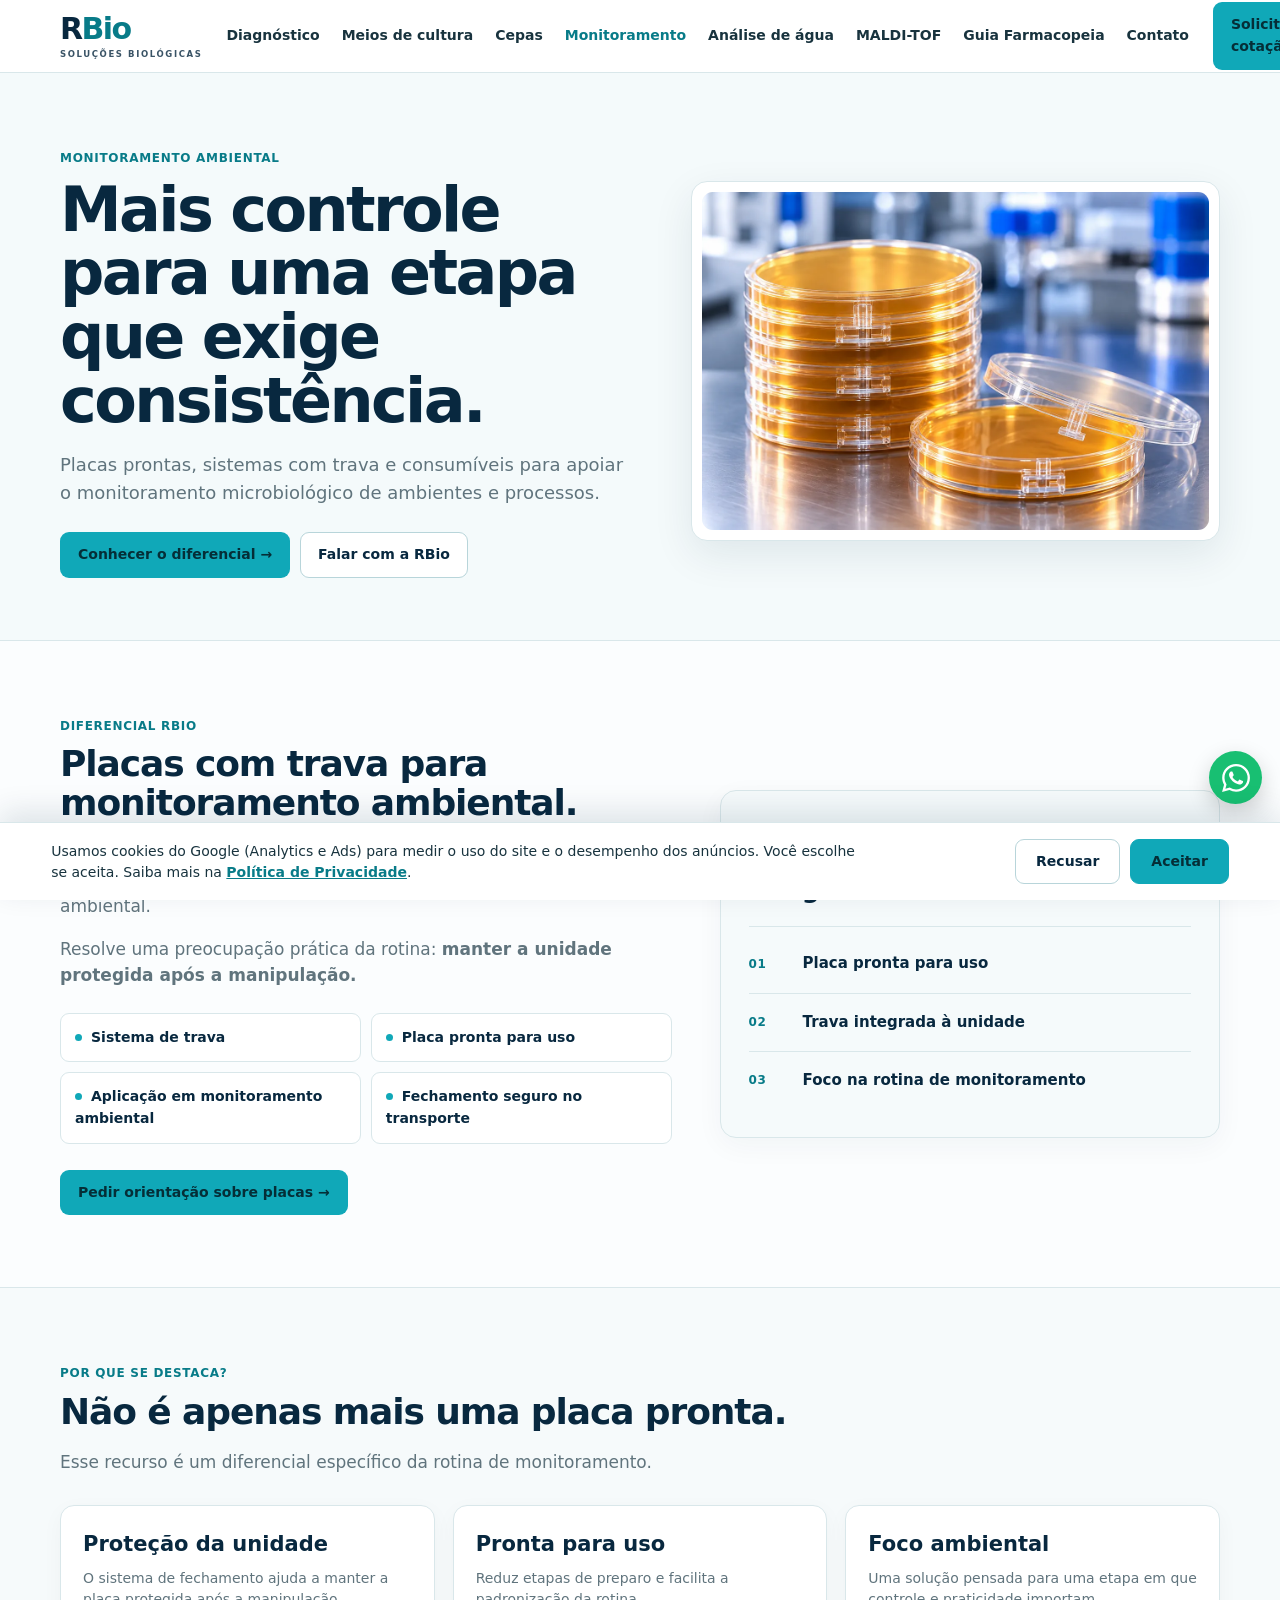
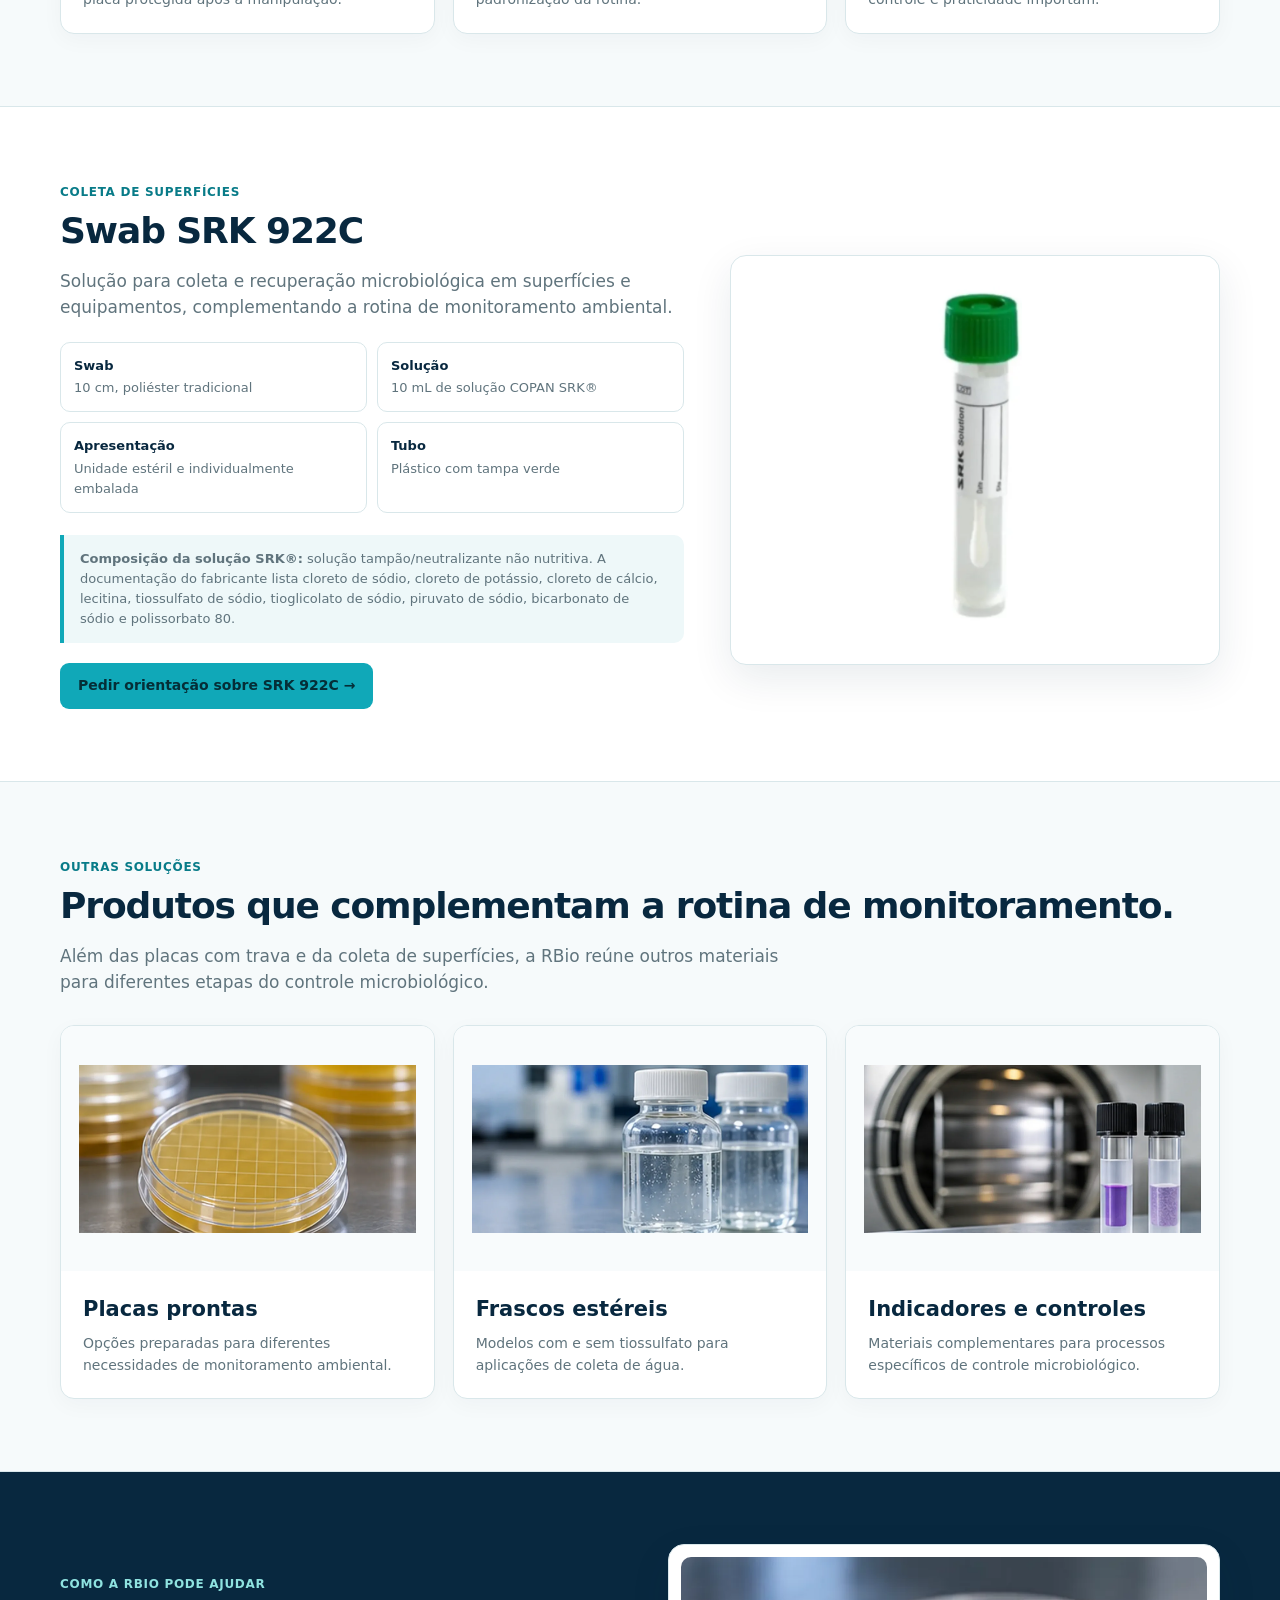
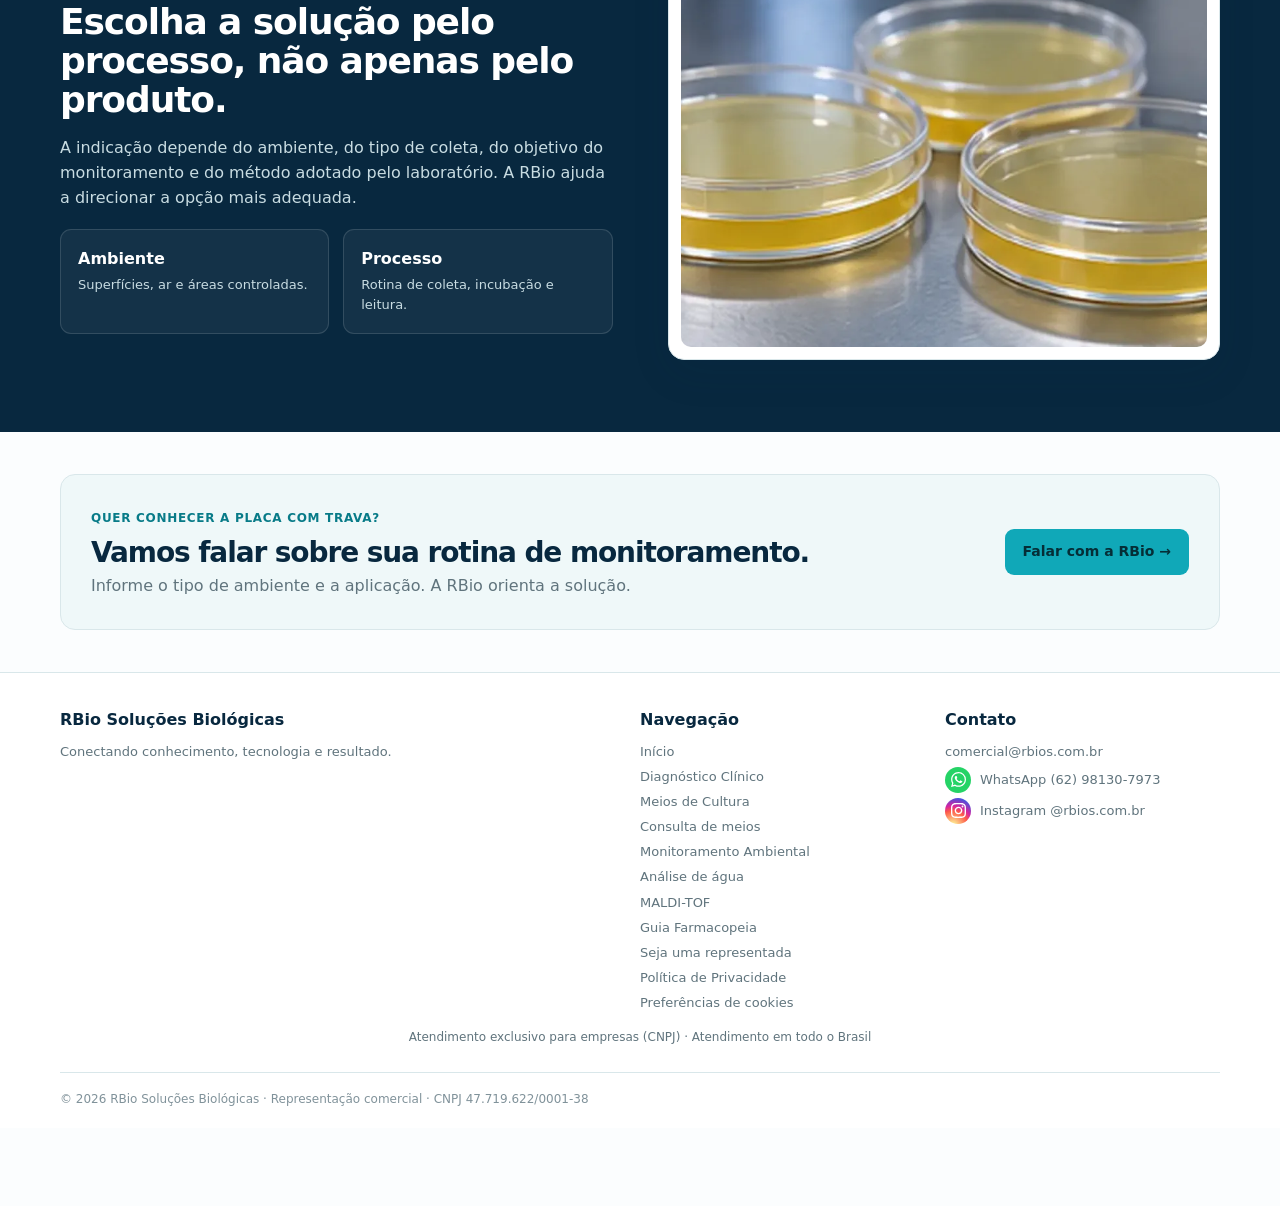
<file: monitoramento-ambiental.html>
<!doctype html><html lang="pt-BR"><head><meta charset="utf-8"><meta name="viewport" content="width=device-width,initial-scale=1"><meta name="description" content="Soluções para monitoramento ambiental, placas de contato, placas com trava e sistemas de coleta de amostras."><title>Monitoramento Ambiental | RBio Soluções Biológicas</title><style>
:root{--navy:#08283f;--navy2:#0d4663;--cyan:#10a8b8;--cyan-dark:#087b88;--ice:#eff8f9;--text:#18333e;--muted:#60747d;--line:#d9e7ea;--shadow:0 14px 40px rgba(8,40,63,.09)}
*{box-sizing:border-box}html{scroll-behavior:smooth;scroll-padding-top:88px}
body{margin:0;font-family:Inter,ui-sans-serif,system-ui,-apple-system,"Segoe UI",Roboto,Arial,sans-serif;color:var(--text);background:#fbfdfe;line-height:1.55}
a{text-decoration:none;color:inherit}.container{width:min(1160px,92%);margin:auto}
.header{position:sticky;top:0;z-index:50;background:rgba(255,255,255,.97);border-bottom:1px solid var(--line);backdrop-filter:blur(10px)}
.nav{min-height:72px;display:flex;align-items:center;justify-content:space-between;gap:24px}.brand{display:flex;align-items:center;gap:10px;color:var(--navy)}
.brand-mark{width:48px;height:48px;display:grid;place-items:center}.brand-mark svg{width:100%;height:100%}
.brand-wordmark{font-size:24px;line-height:1;font-weight:900;letter-spacing:-1.2px}.brand-wordmark i{color:var(--cyan);font-style:normal}
.brand-wordmark small{display:block;color:var(--cyan-dark);font-size:8px;letter-spacing:1.25px;font-weight:850;margin-top:5px;white-space:nowrap}
.menu{display:flex;align-items:center;gap:22px;font-size:14px;font-weight:750}.menu a:hover{color:var(--cyan-dark)}
.btn{display:inline-flex;align-items:center;justify-content:center;padding:11px 17px;border-radius:9px;font-size:14px;font-weight:800;border:1px solid transparent;transition:.2s}
.btn-primary{background:var(--cyan);color:#052e37}.btn-primary:hover{background:#0796a5;transform:translateY(-1px)}
.btn-outline{background:#fff;border-color:#b8d5da;color:var(--navy)}.btn-outline:hover{border-color:var(--cyan);color:var(--cyan-dark)}
.menu-toggle{display:none;border:1px solid var(--line);background:#fff;border-radius:8px;width:42px;height:42px;color:var(--navy);font-size:21px}
.mobile-menu{display:none;border-top:1px solid var(--line);background:#fff}.mobile-menu a{display:block;padding:14px 4%;border-bottom:1px solid var(--line);font-weight:750}
.eyebrow{display:inline-block;color:var(--cyan-dark);font-size:12px;font-weight:850;letter-spacing:.7px;text-transform:uppercase;margin-bottom:10px}
.hero{padding:72px 0 62px;background:#f4fafb;border-bottom:1px solid var(--line)}.hero-grid{display:grid;grid-template-columns:1.04fr .96fr;gap:58px;align-items:center}
.hero h1{font-size:clamp(40px,5vw,62px);line-height:1.03;letter-spacing:-2.6px;color:var(--navy);margin:0 0 18px;max-width:690px}
.hero p{font-size:18px;color:var(--muted);max-width:650px;margin:0}.actions{display:flex;gap:10px;flex-wrap:wrap;margin-top:25px}
.hero-visual,.media,.feature-image{background:#fff;border:1px solid var(--line);border-radius:16px;padding:12px;box-shadow:var(--shadow)}
.hero-visual img,.media img{display:block;width:100%;height:390px;object-fit:cover;border-radius:10px}.hero-visual img.lock,.feature-image img{object-fit:cover;background:#f8fbfc}
.badge{position:absolute;left:26px;bottom:25px;background:#fff;border:1px solid var(--line);border-radius:11px;padding:12px 15px;font-size:13px;font-weight:800;color:var(--navy);box-shadow:0 8px 25px rgba(8,40,63,.12)}
section{padding:72px 0}.split{display:grid;grid-template-columns:1fr 1fr;gap:55px;align-items:center}.feature{display:grid;grid-template-columns:1.1fr .9fr;gap:48px;align-items:center}
h2{margin:0;color:var(--navy);font-size:36px;line-height:1.08;letter-spacing:-1.1px}.lead{font-size:17px;color:var(--muted);max-width:720px}.muted{color:var(--muted)}
.bullets{display:grid;grid-template-columns:1fr 1fr;gap:10px;margin:24px 0 26px}.check{padding:13px 14px;background:#fff;border:1px solid var(--line);border-radius:9px;font-size:14px;font-weight:700;color:var(--navy)}.check:before{content:"";display:inline-block;width:7px;height:7px;border-radius:50%;background:var(--cyan);margin:0 9px 1px 0}
.grid3{display:grid;grid-template-columns:repeat(3,1fr);gap:18px;margin-top:30px}.card{border:1px solid var(--line);border-radius:14px;background:#fff;overflow:hidden;box-shadow:0 6px 22px rgba(8,40,63,.035)}.card img{display:block;width:100%;height:245px;object-fit:contain;background:#f8fbfc;padding:18px}.card-body{padding:22px}.card-body h3{margin:0 0 7px;color:var(--navy);font-size:21px}.card-body p{margin:0;color:var(--muted);font-size:14px}
.feature-image{padding:16px}.feature-image img{display:block;width:100%;height:370px;border-radius:10px}
.band{background:#f6fafb;border-top:1px solid var(--line);border-bottom:1px solid var(--line)}.dark{background:var(--navy);color:#fff}.dark h2,.dark h3{color:#fff}.dark .muted{color:#c8dce2}
.mini-grid{display:grid;grid-template-columns:1fr 1fr;gap:14px;margin-top:18px}.mini{border:1px solid rgba(255,255,255,.13);background:rgba(255,255,255,.05);border-radius:11px;padding:17px}.mini h3{margin:0 0 4px;font-size:16px}.mini p{margin:0;color:#c8dce2;font-size:13px}
.cta{padding:42px 0}.cta-box{display:flex;justify-content:space-between;align-items:center;gap:25px;background:var(--ice);border:1px solid var(--line);border-radius:15px;padding:30px}.cta-box h2{font-size:28px}.cta-box p{margin:6px 0 0;color:var(--muted)}
footer{border-top:1px solid var(--line);padding:35px 0 20px;background:#fff}.footer-grid{display:grid;grid-template-columns:2fr 1fr 1fr;gap:30px}.footer-title{font-weight:850;color:var(--navy);margin-bottom:9px}footer a{display:block;color:var(--muted);font-size:13px;margin:5px 0}.copyright{border-top:1px solid var(--line);margin-top:25px;padding-top:17px;color:#80929a;font-size:12px}
.whatsapp{position:fixed;right:18px;bottom:18px;width:53px;height:53px;border-radius:50%;background:#18bf72;color:#fff;display:grid;place-items:center;z-index:60;box-shadow:0 8px 22px rgba(0,0,0,.18)}.whatsapp svg{width:25px;height:25px;fill:none;stroke:currentColor;stroke-width:2.2}
@media(max-width:860px){.container{width:min(94%,620px)}.menu,.nav>.btn-primary{display:none}.menu-toggle{display:block}.mobile-menu.open{display:block}.hero{padding:42px 0 38px}.hero-grid,.split,.feature{grid-template-columns:1fr;gap:28px}.hero h1{font-size:43px;letter-spacing:-1.8px}.hero p{font-size:16px}.hero-visual img,.media img{height:290px}.hero-visual img.lock,.feature-image img{height:300px}section{padding:50px 0}h2{font-size:30px}.bullets,.grid3,.mini-grid{grid-template-columns:1fr}.cta-box{display:block;padding:24px}.cta-box .btn{margin-top:18px;width:100%}.footer-grid{grid-template-columns:1fr 1fr}.footer-grid>div:first-child{grid-column:1/-1}}

.srk-section{background:#fff}.srk-grid{display:grid;grid-template-columns:1.12fr .88fr;gap:46px;align-items:center}
.srk-card{background:#f5fafb;border:1px solid var(--line);border-radius:16px;padding:28px;box-shadow:0 8px 28px rgba(8,40,63,.045)}
.srk-image{background:#fff;border:1px solid var(--line);border-radius:16px;padding:22px;display:flex;align-items:center;justify-content:center;min-height:410px;box-shadow:var(--shadow)}
.srk-image img{width:100%;max-width:250px;height:360px;object-fit:contain;display:block}
.srk-specs{display:grid;grid-template-columns:1fr 1fr;gap:10px;margin:22px 0}
.spec{background:#fff;border:1px solid var(--line);border-radius:10px;padding:13px}.spec strong{display:block;color:var(--navy);font-size:13px}.spec span{display:block;color:var(--muted);font-size:13px;margin-top:2px}
.note{border-left:4px solid var(--cyan);background:#eef8f9;border-radius:0 10px 10px 0;padding:14px 16px;margin:20px 0;color:var(--muted);font-size:13px}
@media(max-width:860px){.srk-grid{grid-template-columns:1fr}.srk-image{min-height:340px}.srk-image img{height:300px}.srk-specs{grid-template-columns:1fr}}


.feature-panel{border:1px solid var(--line);border-radius:16px;background:#f5fafb;padding:28px;box-shadow:0 8px 28px rgba(8,40,63,.045)}
.feature-panel-top{padding-bottom:22px;border-bottom:1px solid var(--line)}
.feature-panel-top span{display:block;color:var(--cyan-dark);font-size:12px;font-weight:850;letter-spacing:.7px;text-transform:uppercase;margin-bottom:8px}
.feature-panel-top strong{display:block;color:var(--navy);font-size:25px;line-height:1.18;letter-spacing:-.5px}
.feature-points{display:grid;gap:0;margin-top:8px}
.feature-points div{display:grid;grid-template-columns:42px 1fr;align-items:center;gap:12px;padding:17px 0;border-bottom:1px solid var(--line)}
.feature-points div:last-child{border-bottom:0}
.feature-points b{color:var(--cyan-dark);font-size:12px;letter-spacing:.5px}
.feature-points span{color:var(--navy);font-weight:750;font-size:15px}
.hero-visual{padding:10px}
.hero-visual img.lock{height:400px;border-radius:11px}
@media(max-width:860px){
  .hero-visual img.lock{height:300px}
  .feature-panel{padding:22px}
}

.hero-visual img.lock{
  width:100%;
  height:auto !important;
  max-height:none !important;
  object-fit:contain !important;
  object-position:center;
  display:block;
  border-radius:11px;
}
.menu a{white-space:nowrap}
@media(max-width:1180px){.menu,.nav>.btn{display:none}.menu-toggle{display:block}}
.tv-peek.hv-bl{top:-34px!important;bottom:auto!important}
</style><link rel="canonical" href="https://rbios.com.br/monitoramento-ambiental.html">
<link rel="icon" href="favicon.svg" type="image/svg+xml">
<meta name="theme-color" content="#0B2D4A">
<meta property="og:type" content="website">
<meta property="og:site_name" content="RBio Soluções Biológicas">
<meta property="og:locale" content="pt_BR">
<meta property="og:title" content="Monitoramento Ambiental | RBio Soluções Biológicas">
<meta property="og:description" content="Soluções para monitoramento ambiental, placas de contato, placas com trava e sistemas de coleta de amostras.">
<meta property="og:url" content="https://rbios.com.br/monitoramento-ambiental.html">
<link rel="stylesheet" href="cookies.css">
<script src="cookies.js" defer></script>
<!-- Google Ads tag: RBio -->
<script async src="https://www.googletagmanager.com/gtag/js?id=AW-18527985961"></script>
<script src="tags.js"></script>
<style>.brand{gap:0}.brand-wordmark{font-size:30px;font-weight:800;letter-spacing:-1.6px}.brand-wordmark b{color:#08283f}.brand-wordmark i{color:#087b88;font-style:normal}.brand-wordmark small{font-size:8.5px;margin-top:6px;letter-spacing:1.6px;color:#08283f;opacity:.8}@media(max-width:650px){.brand-wordmark{font-size:26px}.brand-wordmark small{font-size:7.5px;letter-spacing:1.2px}}</style><style id="social-icons">footer a.social-link{display:flex;align-items:center;gap:9px}.social-badge{width:26px;height:26px;border-radius:50%;display:grid;place-items:center;flex:none;color:#fff}.social-badge svg{width:15px;height:15px;fill:currentColor}.social-badge.wa{background:#25d366}.social-badge.ig{background:radial-gradient(circle at 30% 107%,#fdf497 0%,#fdf497 5%,#fd5949 45%,#d6249f 60%,#285aeb 90%)}footer a.social-link:hover .social-badge{filter:brightness(1.08)}a.whatsapp svg{width:28px;height:28px;fill:#fff;stroke:none}</style></head><body><header class="header"><div class="container nav"><a class="brand" href="index.html"><span class="brand-wordmark"><b>R</b><i>Bio</i><small>SOLUÇÕES BIOLÓGICAS</small></span></a><nav class="menu"><a href="diagnostico-clinico.html">Diagnóstico</a><a href="meios-de-cultura.html">Meios de cultura</a><a href="cepas-de-referencia.html">Cepas</a><a href="monitoramento-ambiental.html" style="color:var(--cyan-dark)" aria-current="page">Monitoramento</a><a href="analise-de-agua.html">Análise de água</a><a href="maldi.html">MALDI-TOF</a><a href="farmacopeia.html">Guia Farmacopeia</a><a href="#contato">Contato</a></nav><a class="btn btn-primary" href="https://wa.me/5562981307973?text=Ol%C3%A1%2C%20RBio%21%0AGostaria%20de%20solicitar%20uma%20cota%C3%A7%C3%A3o." target="_blank" rel="noopener">Solicitar cotação</a><button class="menu-toggle" aria-expanded="false" aria-controls="mobileMenu" onclick="var m=document.getElementById('mobileMenu');this.setAttribute('aria-expanded',m.classList.toggle('open'))" aria-label="Abrir menu">☰</button></div><div class="mobile-menu" id="mobileMenu"><a href="index.html">Início</a><a href="diagnostico-clinico.html">Diagnóstico</a><a href="meios-de-cultura.html">Meios de cultura</a><a href="cepas-de-referencia.html">Cepas de referência</a><a href="monitoramento-ambiental.html" style="color:var(--cyan-dark)" aria-current="page">Monitoramento</a><a href="analise-de-agua.html">Análise de água</a><a href="maldi.html">MALDI-TOF</a><a href="farmacopeia.html">Guia Farmacopeia</a><a href="parcerias.html">Para fabricantes</a><a href="#contato">Contato</a></div></header><main>
<section class="hero"><div class="container hero-grid">
<div><span class="eyebrow">MONITORAMENTO AMBIENTAL</span><h1>Mais controle para uma etapa que exige consistência.</h1><p>Placas prontas, sistemas com trava e consumíveis para apoiar o monitoramento microbiológico de ambientes e processos.</p><div class="actions"><a class="btn btn-primary" href="#diferencial">Conhecer o diferencial →</a><a class="btn btn-outline" href="#contato">Falar com a RBio</a></div></div>
<div class="hero-visual"><img class="lock" src="img/placas-com-trava.webp" alt="Placas com trava para monitoramento ambiental" width="1200" height="800" decoding="async"></div>
</div></section>

<section id="diferencial"><div class="container feature">
<div><span class="eyebrow">DIFERENCIAL RBIO</span><h2>Placas com trava para monitoramento ambiental.</h2><p class="lead">O sistema de <strong>placas com trava</strong> combina placa pronta para uso com um sistema de fechamento pensado para a rotina de monitoramento ambiental.</p><p class="lead">Resolve uma preocupação prática da rotina: <strong>manter a unidade protegida após a manipulação.</strong></p><div class="bullets"><div class="check">Sistema de trava</div><div class="check">Placa pronta para uso</div><div class="check">Aplicação em monitoramento ambiental</div><div class="check">Fechamento seguro no transporte</div></div><a class="btn btn-primary" href="https://wa.me/5562981307973?text=Ol%C3%A1%2C%20RBio%21%0AGostaria%20de%20informa%C3%A7%C3%B5es%20sobre%20as%20placas%20com%20trava." target="_blank" rel="noopener">Pedir orientação sobre placas →</a></div>
<div class="feature-panel">
  <div class="feature-panel-top"><span>O que diferencia</span><strong>Sistema de fechamento integrado</strong></div>
  <div class="feature-points">
    <div><b>01</b><span>Placa pronta para uso</span></div>
    <div><b>02</b><span>Trava integrada à unidade</span></div>
    <div><b>03</b><span>Foco na rotina de monitoramento</span></div>
  </div>
</div>
</div></section>

<section class="band"><div class="container"><span class="eyebrow">POR QUE SE DESTACA?</span><h2>Não é apenas mais uma placa pronta.</h2><p class="lead">Esse recurso é um diferencial específico da rotina de monitoramento.</p>
<div class="grid3"><article class="card"><div class="card-body"><h3>Proteção da unidade</h3><p>O sistema de fechamento ajuda a manter a placa protegida após a manipulação.</p></div></article><article class="card"><div class="card-body"><h3>Pronta para uso</h3><p>Reduz etapas de preparo e facilita a padronização da rotina.</p></div></article><article class="card"><div class="card-body"><h3>Foco ambiental</h3><p>Uma solução pensada para uma etapa em que controle e praticidade importam.</p></div></article></div></div></section>


<section class="srk-section"><div class="container">
<span class="eyebrow">COLETA DE SUPERFÍCIES</span>
<div class="srk-grid">
<div>
<h2>Swab SRK 922C</h2>
<p class="lead">Solução para coleta e recuperação microbiológica em superfícies e equipamentos, complementando a rotina de monitoramento ambiental.</p>
<div class="srk-specs">
<div class="spec"><strong>Swab</strong><span>10 cm, poliéster tradicional</span></div>
<div class="spec"><strong>Solução</strong><span>10 mL de solução COPAN SRK®</span></div>
<div class="spec"><strong>Apresentação</strong><span>Unidade estéril e individualmente embalada</span></div>
<div class="spec"><strong>Tubo</strong><span>Plástico com tampa verde</span></div>
</div>
<div class="note"><strong>Composição da solução SRK®:</strong> solução tampão/neutralizante não nutritiva. A documentação do fabricante lista cloreto de sódio, cloreto de potássio, cloreto de cálcio, lecitina, tiossulfato de sódio, tioglicolato de sódio, piruvato de sódio, bicarbonato de sódio e polissorbato 80.</div>
<a class="btn btn-primary" href="https://wa.me/5562981307973?text=Ol%C3%A1%2C%20RBio%21%0AGostaria%20de%20informa%C3%A7%C3%B5es%20sobre%20o%20SRK%20922C." target="_blank" rel="noopener">Pedir orientação sobre SRK 922C →</a>
</div>
<div class="srk-image"><img src="img/swab-srk-922c-copan.webp" alt="Swab SRK 922C" width="230" height="870" loading="lazy" decoding="async"></div>
</div>
</div></section>

<section class="band"><div class="container"><span class="eyebrow">OUTRAS SOLUÇÕES</span><h2>Produtos que complementam a rotina de monitoramento.</h2><p class="lead">Além das placas com trava e da coleta de superfícies, a RBio reúne outros materiais para diferentes etapas do controle microbiológico.</p>
<div class="grid3">
<article class="card"><img src="img/monitoramento-placas-contato.webp" alt="Placa de contato para monitoramento de superfícies" width="1200" height="600" loading="lazy" decoding="async"><div class="card-body"><h3>Placas prontas</h3><p>Opções preparadas para diferentes necessidades de monitoramento ambiental.</p></div></article>
<article class="card"><img src="img/frasco-amostra-agua.webp" alt="Frascos estéreis para coleta de amostras de água" width="1200" height="600" loading="lazy" decoding="async"><div class="card-body"><h3>Frascos estéreis</h3><p>Modelos com e sem tiossulfato para aplicações de coleta de água.</p></div></article>
<article class="card"><img src="img/indicador-biologico-controle.webp" alt="Indicadores biológicos para controle de esterilização" width="1200" height="600" loading="lazy" decoding="async"><div class="card-body"><h3>Indicadores e controles</h3><p>Materiais complementares para processos específicos de controle microbiológico.</p></div></article>
</div></div></section>

<section class="dark"><div class="container split"><div><span class="eyebrow" style="color:#8fe3e0">COMO A RBIO PODE AJUDAR</span><h2>Escolha a solução pelo processo, não apenas pelo produto.</h2><p class="muted">A indicação depende do ambiente, do tipo de coleta, do objetivo do monitoramento e do método adotado pelo laboratório. A RBio ajuda a direcionar a opção mais adequada.</p><div class="mini-grid"><div class="mini"><h3>Ambiente</h3><p>Superfícies, ar e áreas controladas.</p></div><div class="mini"><h3>Processo</h3><p>Rotina de coleta, incubação e leitura.</p></div></div></div><div class="media"><img src="img/monitoramento-placas-sedimentacao.webp" alt="Placas de sedimentação para monitoramento do ar" width="1200" height="600" loading="lazy" decoding="async"></div></div></section>

<section id="contato" class="cta"><div class="container"><div class="cta-box"><div><span class="eyebrow">QUER CONHECER A PLACA COM TRAVA?</span><h2>Vamos falar sobre sua rotina de monitoramento.</h2><p>Informe o tipo de ambiente e a aplicação. A RBio orienta a solução.</p></div><a class="btn btn-primary" href="https://wa.me/5562981307973?text=Ol%C3%A1%2C%20RBio%21%0AGostaria%20de%20conhecer%20as%20placas%20com%20trava%20e%20outras%20solu%C3%A7%C3%B5es%20para%20monitoramento%20ambiental." target="_blank" rel="noopener">Falar com a RBio →</a></div></div></section>
</main><a class="whatsapp" href="https://wa.me/5562981307973?text=Ol%C3%A1%2C%20RBio%21%20Gostaria%20de%20falar%20sobre%20monitoramento%20ambiental." aria-label="Falar com a RBio pelo WhatsApp" target="_blank" rel="noopener"><svg viewBox="0 0 24 24" aria-hidden="true"><path d="M17.472 14.382c-.297-.149-1.758-.867-2.03-.967-.273-.099-.471-.148-.67.15-.197.297-.767.966-.94 1.164-.173.199-.347.223-.644.075-.297-.15-1.255-.463-2.39-1.475-.883-.788-1.48-1.761-1.653-2.059-.173-.297-.018-.458.13-.606.134-.133.298-.347.446-.52.149-.174.198-.298.298-.497.099-.198.05-.371-.025-.52-.075-.149-.669-1.612-.916-2.207-.242-.579-.487-.5-.669-.51-.173-.008-.371-.01-.57-.01-.198 0-.52.074-.792.372-.272.297-1.04 1.016-1.04 2.479 0 1.462 1.065 2.875 1.213 3.074.149.198 2.096 3.2 5.077 4.487.709.306 1.262.489 1.694.625.712.227 1.36.195 1.871.118.571-.085 1.758-.719 2.006-1.413.248-.694.248-1.289.173-1.413-.074-.124-.272-.198-.57-.347m-5.421 7.403h-.004a9.87 9.87 0 01-5.031-1.378l-.361-.214-3.741.982.998-3.648-.235-.374a9.86 9.86 0 01-1.51-5.26c.001-5.45 4.436-9.884 9.888-9.884 2.64 0 5.122 1.03 6.988 2.898a9.825 9.825 0 012.893 6.994c-.003 5.45-4.437 9.884-9.885 9.884m8.413-18.297A11.815 11.815 0 0012.05 0C5.495 0 .16 5.335.157 11.892c0 2.096.547 4.142 1.588 5.945L.057 24l6.305-1.654a11.882 11.882 0 005.683 1.448h.005c6.554 0 11.89-5.335 11.893-11.893a11.821 11.821 0 00-3.48-8.413Z"/></svg></a><footer><div class="container footer-grid"><div><div class="footer-title">RBio Soluções Biológicas</div><div style="font-size:13px;color:var(--muted)">Conectando conhecimento, tecnologia e resultado.</div></div><div><div class="footer-title">Navegação</div><a href="index.html">Início</a><a href="diagnostico-clinico.html">Diagnóstico Clínico</a><a href="meios-de-cultura.html">Meios de Cultura</a><a href="consulta-meios.html">Consulta de meios</a><a href="monitoramento-ambiental.html">Monitoramento Ambiental</a><a href="analise-de-agua.html">Análise de água</a><a href="maldi.html">MALDI-TOF</a><a href="farmacopeia.html">Guia Farmacopeia</a><a href="parcerias.html">Seja uma representada</a><a href="politica-de-privacidade.html">Política de Privacidade</a><a href="politica-de-privacidade.html#cookies" data-cookie-prefs>Preferências de cookies</a></div><div><div class="footer-title">Contato</div><a href="mailto:comercial@rbios.com.br">comercial@rbios.com.br</a><a class="social-link" href="https://wa.me/5562981307973" target="_blank" rel="noopener"><span class="social-badge wa" aria-hidden="true"><svg viewBox="0 0 24 24"><path d="M17.472 14.382c-.297-.149-1.758-.867-2.03-.967-.273-.099-.471-.148-.67.15-.197.297-.767.966-.94 1.164-.173.199-.347.223-.644.075-.297-.15-1.255-.463-2.39-1.475-.883-.788-1.48-1.761-1.653-2.059-.173-.297-.018-.458.13-.606.134-.133.298-.347.446-.52.149-.174.198-.298.298-.497.099-.198.05-.371-.025-.52-.075-.149-.669-1.612-.916-2.207-.242-.579-.487-.5-.669-.51-.173-.008-.371-.01-.57-.01-.198 0-.52.074-.792.372-.272.297-1.04 1.016-1.04 2.479 0 1.462 1.065 2.875 1.213 3.074.149.198 2.096 3.2 5.077 4.487.709.306 1.262.489 1.694.625.712.227 1.36.195 1.871.118.571-.085 1.758-.719 2.006-1.413.248-.694.248-1.289.173-1.413-.074-.124-.272-.198-.57-.347m-5.421 7.403h-.004a9.87 9.87 0 01-5.031-1.378l-.361-.214-3.741.982.998-3.648-.235-.374a9.86 9.86 0 01-1.51-5.26c.001-5.45 4.436-9.884 9.888-9.884 2.64 0 5.122 1.03 6.988 2.898a9.825 9.825 0 012.893 6.994c-.003 5.45-4.437 9.884-9.885 9.884m8.413-18.297A11.815 11.815 0 0012.05 0C5.495 0 .16 5.335.157 11.892c0 2.096.547 4.142 1.588 5.945L.057 24l6.305-1.654a11.882 11.882 0 005.683 1.448h.005c6.554 0 11.89-5.335 11.893-11.893a11.821 11.821 0 00-3.48-8.413Z"/></svg></span><span>WhatsApp <span style="white-space:nowrap">(62) 98130-7973</span></span></a><a class="social-link" href="https://www.instagram.com/rbios.com.br/" target="_blank" rel="noopener"><span class="social-badge ig" aria-hidden="true"><svg viewBox="0 0 24 24"><path d="M7.0301.084c-1.2768.0602-2.1487.264-2.911.5634-.7888.3075-1.4575.72-2.1228 1.3877-.6652.6677-1.075 1.3368-1.3802 2.127-.2954.7638-.4956 1.6365-.552 2.914-.0564 1.2775-.0689 1.6882-.0626 4.947.0062 3.2586.0206 3.6671.0825 4.9473.061 1.2765.264 2.1482.5635 2.9107.308.7889.72 1.4573 1.388 2.1228.6679.6655 1.3365 1.0743 2.1285 1.38.7632.295 1.6361.4961 2.9134.552 1.2773.056 1.6884.069 4.9462.0627 3.2578-.0062 3.668-.0207 4.9478-.0814 1.28-.0607 2.147-.2652 2.9098-.5633.7889-.3086 1.4578-.72 2.1228-1.3881.665-.6682 1.0745-1.3378 1.3795-2.1284.2957-.7632.4966-1.636.552-2.9124.056-1.2809.0692-1.6898.063-4.948-.0063-3.2583-.021-3.6668-.0817-4.9465-.0607-1.2797-.264-2.1487-.5633-2.9117-.3084-.7889-.72-1.4568-1.3876-2.1228C21.2982 1.33 20.628.9208 19.8378.6165 19.074.321 18.2017.1197 16.9244.0645 15.6471.0093 15.236-.005 11.977.0014 8.718.0076 8.31.0215 7.0301.0839m.1402 21.6932c-1.17-.0509-1.8053-.2453-2.2287-.408-.5606-.216-.96-.4771-1.3819-.895-.422-.4178-.6811-.8186-.9-1.378-.1644-.4234-.3624-1.058-.4171-2.228-.0595-1.2645-.072-1.6442-.079-4.848-.007-3.2037.0053-3.583.0607-4.848.05-1.169.2456-1.805.408-2.2282.216-.5613.4762-.96.895-1.3816.4188-.4217.8184-.6814 1.3783-.9003.423-.1651 1.0575-.3614 2.227-.4171 1.2655-.06 1.6447-.072 4.848-.079 3.2033-.007 3.5835.005 4.8495.0608 1.169.0508 1.8053.2445 2.228.408.5608.216.96.4754 1.3816.895.4217.4194.6816.8176.9005 1.3787.1653.4217.3617 1.056.4169 2.2263.0602 1.2655.0739 1.645.0796 4.848.0058 3.203-.0055 3.5834-.061 4.848-.051 1.17-.245 1.8055-.408 2.2294-.216.5604-.4763.96-.8954 1.3814-.419.4215-.8181.6811-1.3783.9-.4224.1649-1.0577.3617-2.2262.4174-1.2656.0595-1.6448.072-4.8493.079-3.2045.007-3.5825-.006-4.848-.0608M16.953 5.5864A1.44 1.44 0 1 0 18.39 4.144a1.44 1.44 0 0 0-1.437 1.4424M5.8385 12.012c.0067 3.4032 2.7706 6.1557 6.173 6.1493 3.4026-.0065 6.157-2.7701 6.1506-6.1733-.0065-3.4032-2.771-6.1565-6.174-6.1498-3.403.0067-6.156 2.771-6.1496 6.1738M8 12.0077a4 4 0 1 1 4.008 3.9921A3.9996 3.9996 0 0 1 8 12.0077"/></svg></span><span>Instagram @rbios.com.br</span></a></div></div><div class="container" style="font-size:12px;color:var(--muted);text-align:center;margin-top:10px">Atendimento exclusivo para empresas (CNPJ) · Atendimento em todo o Brasil</div><div class="container copyright">© 2026 RBio Soluções Biológicas · Representação comercial · CNPJ 47.719.622/0001-38</div></footer><script src="turma-viva.js" defer></script>
</body></html>
</file>
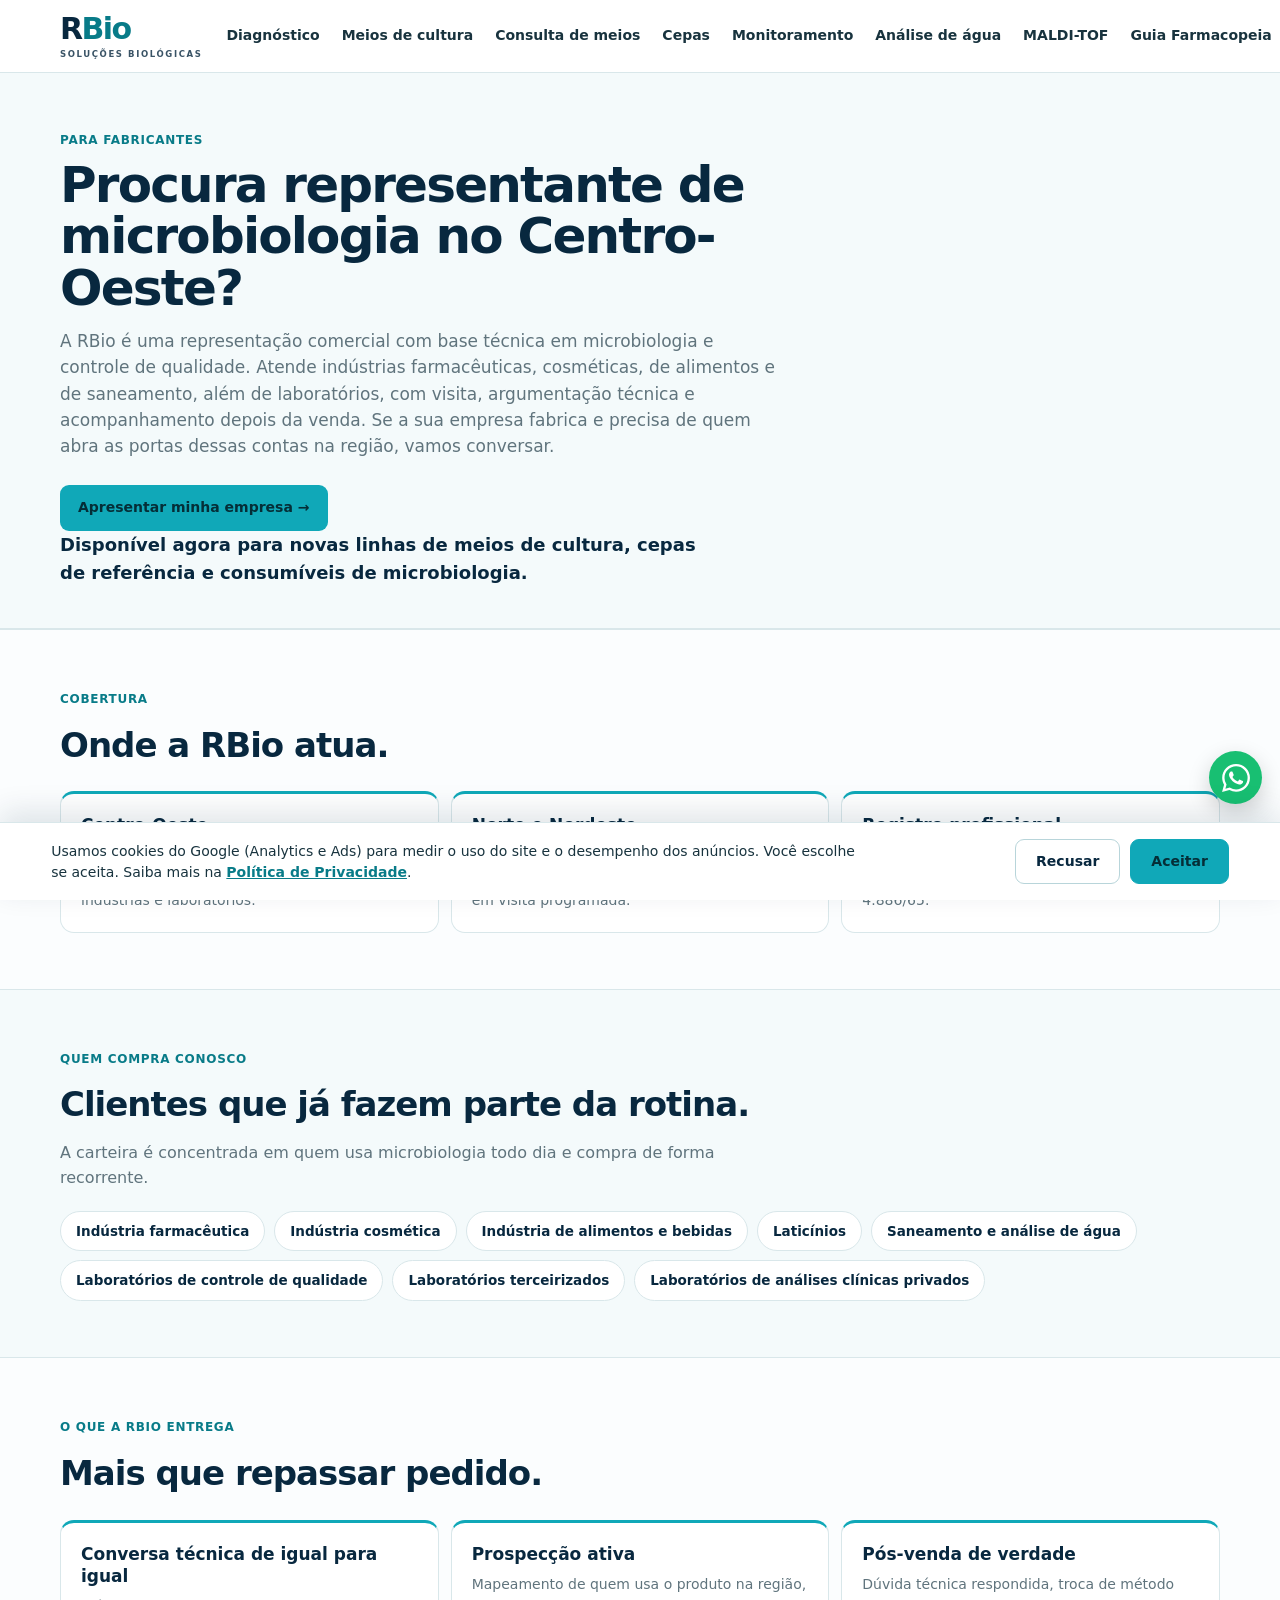
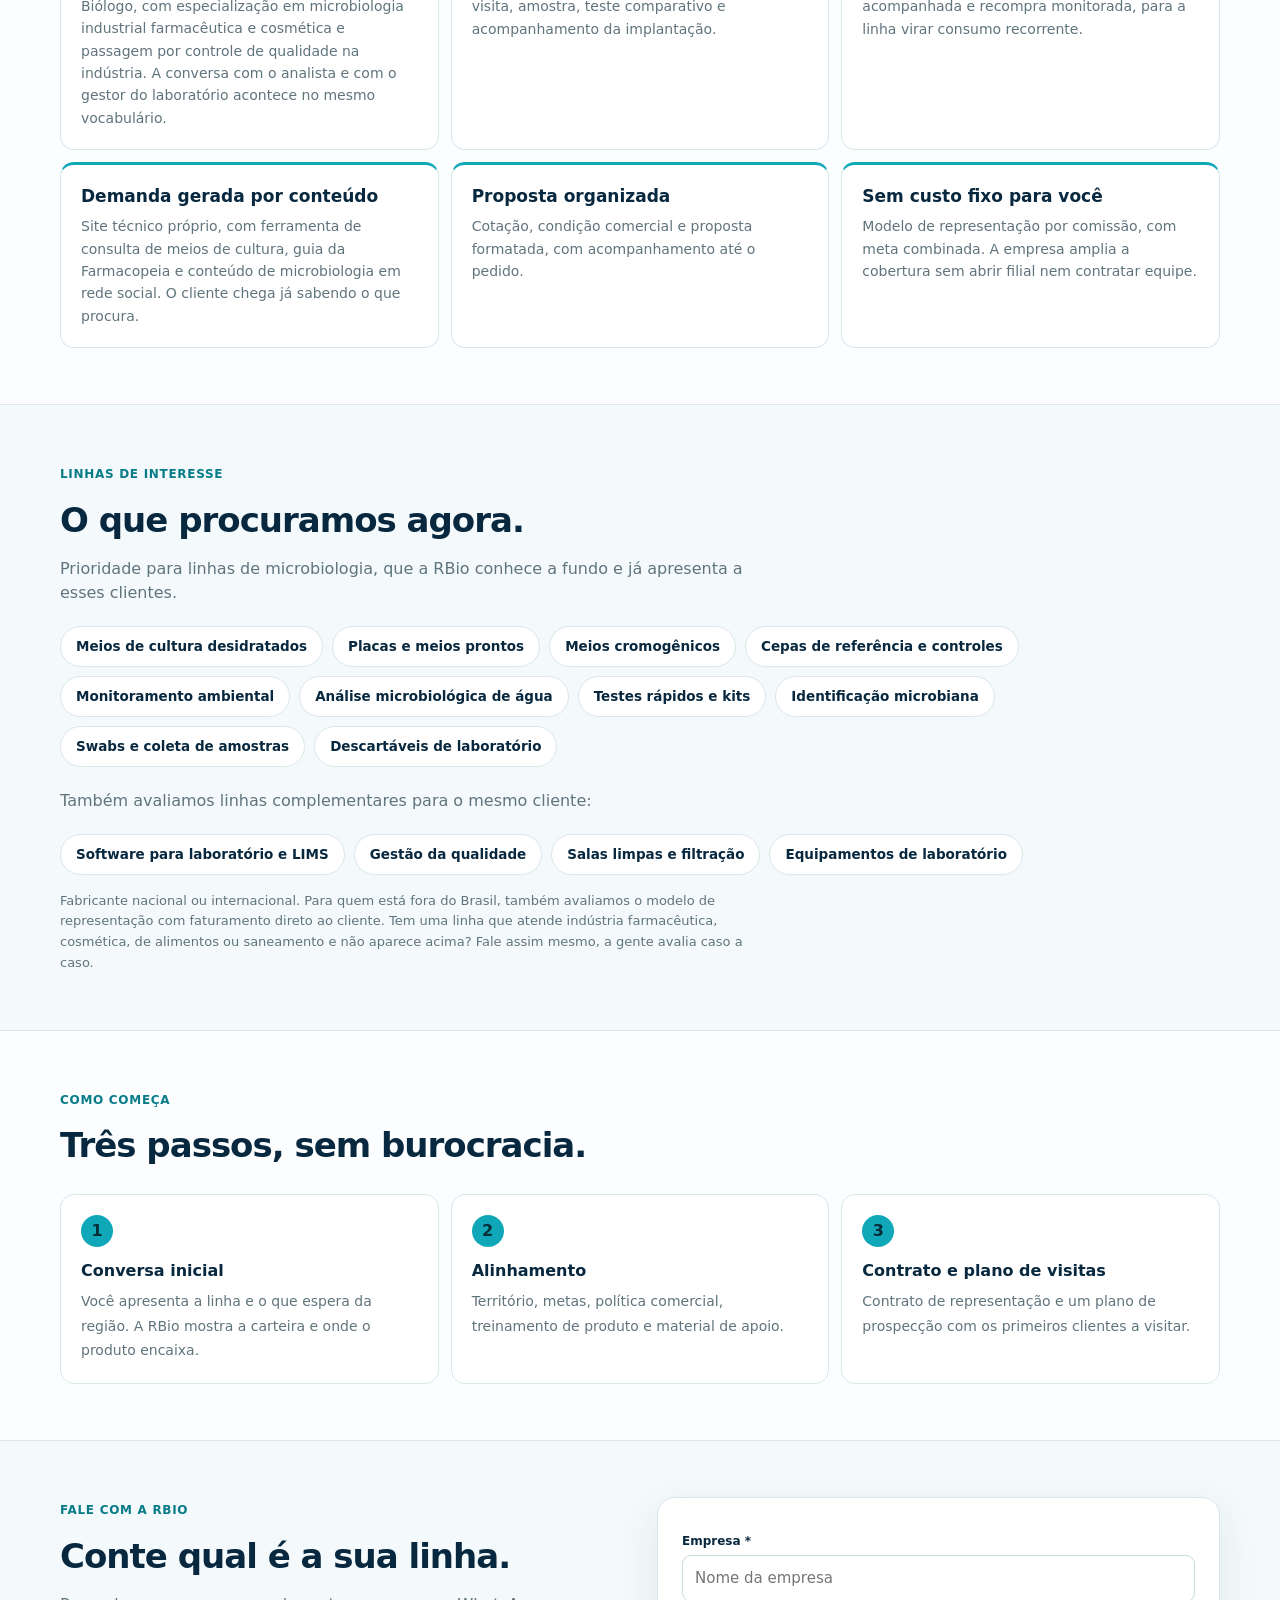
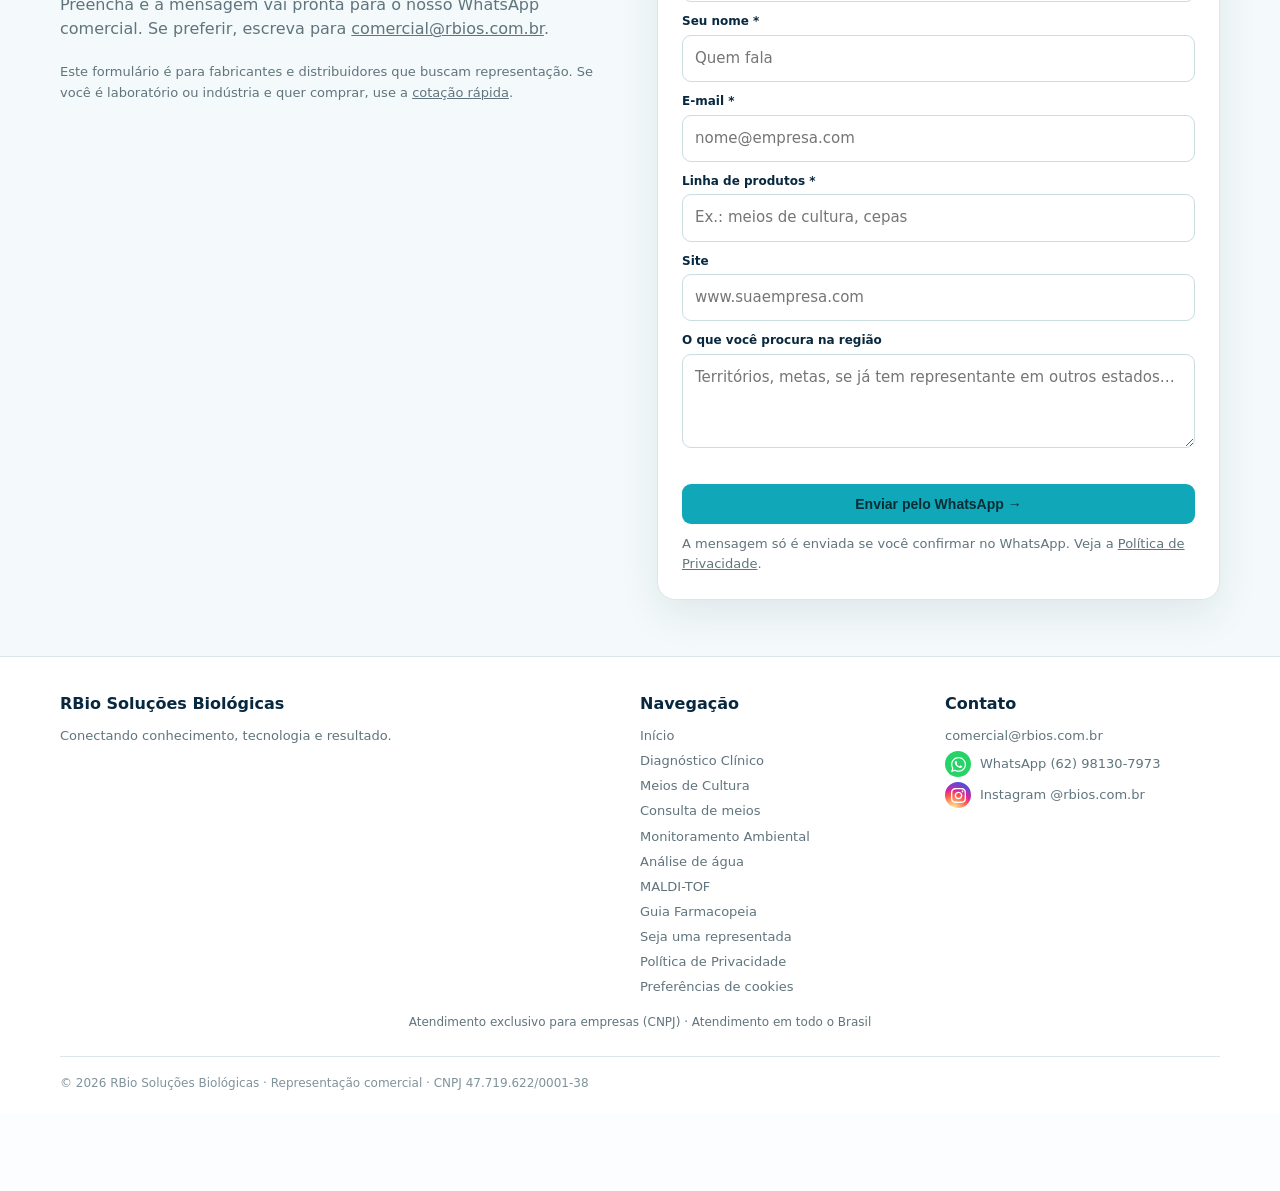
<file: parcerias.html>
<!doctype html>
<html lang="pt-BR">
<head>
<meta charset="utf-8">
<meta name="viewport" content="width=device-width,initial-scale=1">
<meta name="description" content="Representante comercial de microbiologia em Goiás e no Centro-Oeste, disponível para novas linhas: meios de cultura, cepas de referência, placas prontas, monitoramento ambiental e análise de água.">
<title>Representante comercial de microbiologia no Centro-Oeste | Seja uma representada | RBio</title>
<style>
:root{--navy:#08283f;--navy2:#0d4663;--cyan:#10a8b8;--cyan-dark:#087b88;--ice:#eff8f9;--text:#18333e;--muted:#60747d;--line:#d9e7ea;--white:#fff;--shadow:0 14px 40px rgba(8,40,63,.09);--r:12px}
*{box-sizing:border-box} html{scroll-behavior:smooth;scroll-padding-top:88px}
body{margin:0;font-family:Inter,ui-sans-serif,system-ui,-apple-system,"Segoe UI",Roboto,Arial,sans-serif;color:var(--text);background:#fbfdfe;line-height:1.55}
a{text-decoration:none;color:inherit} .container{width:min(1160px,92%);margin:auto}
.header{position:sticky;top:0;z-index:50;background:rgba(255,255,255,.97);border-bottom:1px solid var(--line);backdrop-filter:blur(10px)}
.nav{min-height:72px;display:flex;align-items:center;justify-content:space-between;gap:24px}
.brand{display:flex;align-items:center;gap:10px;color:var(--navy)}
.brand-mark{width:48px;height:48px;display:grid;place-items:center;flex:0 0 auto} .brand-mark svg{width:100%;height:100%;display:block}
.brand-wordmark{font-size:24px;line-height:1;font-weight:900;letter-spacing:-1.2px} .brand-wordmark b{color:var(--navy)} .brand-wordmark i{color:var(--cyan);font-style:normal}
.brand-wordmark small{display:block;color:var(--cyan-dark);font-size:8px;letter-spacing:1.25px;font-weight:850;margin-top:5px;white-space:nowrap}
.menu{display:flex;align-items:center;gap:22px;font-size:14px;font-weight:750} .menu a:hover{color:var(--cyan-dark)}
.btn{display:inline-flex;align-items:center;justify-content:center;padding:11px 17px;border-radius:9px;font-size:14px;font-weight:800;border:1px solid transparent;transition:.2s;cursor:pointer}
.btn-primary{background:var(--cyan);color:#052e37} .btn-primary:hover{background:#0796a5;transform:translateY(-1px)}
.btn-outline{background:#fff;border-color:#b8d5da;color:var(--navy)} .btn-outline:hover{border-color:var(--cyan);color:var(--cyan-dark)}
.menu-toggle{display:none;border:1px solid var(--line);background:#fff;border-radius:8px;width:42px;height:42px;color:var(--navy);font-size:21px}
.mobile-menu{display:none;border-top:1px solid var(--line);background:#fff} .mobile-menu a{display:block;padding:14px 4%;border-bottom:1px solid var(--line);font-weight:750}
.eyebrow{display:inline-block;color:var(--cyan-dark);font-size:12px;font-weight:850;letter-spacing:.7px;text-transform:uppercase;margin-bottom:10px}
.hero{padding:72px 0 62px;background:#f4fafb;border-bottom:1px solid var(--line)}
.hero-grid{display:grid;grid-template-columns:1.02fr .98fr;gap:58px;align-items:center}
.hero h1{font-size:clamp(40px,5vw,62px);line-height:1.03;letter-spacing:-2.6px;color:var(--navy);margin:0 0 18px;max-width:690px}
.hero p{font-size:18px;color:var(--muted);max-width:650px;margin:0}
.actions{display:flex;gap:10px;flex-wrap:wrap;margin-top:25px}
.hero-visual{position:relative;background:#fff;border:1px solid var(--line);border-radius:16px;padding:12px;box-shadow:var(--shadow)}
.hero-visual img{display:block;width:100%;height:390px;object-fit:cover;border-radius:10px}
.badge{position:absolute;left:26px;bottom:25px;background:#fff;border:1px solid var(--line);border-radius:11px;padding:12px 15px;font-size:13px;font-weight:800;color:var(--navy);box-shadow:0 8px 25px rgba(8,40,63,.12)}
section{padding:72px 0} .split{display:grid;grid-template-columns:1fr 1fr;gap:55px;align-items:center}
.head h2,.split h2{margin:0;color:var(--navy);font-size:36px;line-height:1.08;letter-spacing:-1.1px}
.muted{color:var(--muted)} .lead{font-size:17px;color:var(--muted);max-width:690px}
.bullets{display:grid;grid-template-columns:1fr 1fr;gap:10px;margin:24px 0 26px}
.check{padding:13px 14px;background:#fff;border:1px solid var(--line);border-radius:9px;font-size:14px;font-weight:700;color:var(--navy)}
.check:before{content:"";display:inline-block;width:7px;height:7px;border-radius:50%;background:var(--cyan);margin:0 9px 1px 0}
.media{background:#fff;border:1px solid var(--line);border-radius:16px;padding:12px;box-shadow:var(--shadow)}
.media img{display:block;width:100%;height:410px;object-fit:cover;border-radius:10px}
.chromogenic{background:#f6fafb;border-top:1px solid var(--line);border-bottom:1px solid var(--line)}
.chrom-grid{display:grid;grid-template-columns:.9fr 1.1fr;gap:54px;align-items:center}
.chrom-image{background:#fff;border:1px solid var(--line);border-radius:16px;padding:12px;box-shadow:var(--shadow)}
.chrom-image img{display:block;width:100%;height:500px;object-fit:cover;border-radius:10px}
.tags{display:grid;grid-template-columns:1fr 1fr;gap:10px;margin:22px 0}
.tag{background:#fff;border:1px solid var(--line);padding:13px 14px;border-radius:9px;font-size:13px;font-weight:750;color:var(--navy)}
.product-grid{display:grid;grid-template-columns:1fr 1fr;gap:18px;margin-top:30px}
.product{border:1px solid var(--line);border-radius:14px;background:#fff;overflow:hidden;box-shadow:0 6px 22px rgba(8,40,63,.035)}
.product img{display:block;width:100%;height:300px;object-fit:contain;background:#f8fbfc;padding:20px}
.product-body{padding:22px} .product-body h3{margin:0 0 7px;color:var(--navy);font-size:21px} .product-body p{margin:0;color:var(--muted);font-size:14px}
.dark{background:var(--navy);color:#fff} .dark h2,.dark h3{color:#fff} .dark .muted{color:#c8dce2}
.dark .product{background:#0d4663;border-color:rgba(255,255,255,.12)} .dark .product-body p{color:#c8dce2}
.mini-grid{display:grid;grid-template-columns:1fr 1fr;gap:14px;margin-top:18px}
.mini{border:1px solid rgba(255,255,255,.13);background:rgba(255,255,255,.05);border-radius:11px;padding:17px} .mini h3{margin:0 0 4px;font-size:16px} .mini p{margin:0;color:#c8dce2;font-size:13px}
.cta{padding:42px 0} .cta-box{display:flex;justify-content:space-between;align-items:center;gap:25px;background:var(--ice);border:1px solid var(--line);border-radius:15px;padding:30px}
.cta-box h2{margin:0;color:var(--navy);font-size:28px} .cta-box p{margin:6px 0 0;color:var(--muted)}
footer{border-top:1px solid var(--line);padding:35px 0 20px;background:#fff} .footer-grid{display:grid;grid-template-columns:2fr 1fr 1fr;gap:30px}
.footer-title{font-weight:850;color:var(--navy);margin-bottom:9px} footer a{display:block;color:var(--muted);font-size:13px;margin:5px 0} .copyright{border-top:1px solid var(--line);margin-top:25px;padding-top:17px;color:#80929a;font-size:12px}
.whatsapp{position:fixed;right:18px;bottom:18px;width:53px;height:53px;border-radius:50%;background:#18bf72;color:#fff;display:grid;place-items:center;z-index:60;box-shadow:0 8px 22px rgba(0,0,0,.18)}
.whatsapp svg{width:25px;height:25px;fill:none;stroke:currentColor;stroke-width:2.2}
@media(max-width:860px){
 .container{width:min(94%,620px)} .menu,.nav>.btn-primary{display:none} .menu-toggle{display:block}
 .hero{padding:42px 0 38px} .hero-grid,.split,.chrom-grid{grid-template-columns:1fr;gap:28px}
 .hero h1{font-size:43px;letter-spacing:-1.8px} .hero p{font-size:16px}
 .hero-visual img{height:280px} .badge{left:21px;bottom:20px;right:20px}
 section{padding:50px 0} .split h2,.head h2{font-size:30px}
 .bullets,.tags,.product-grid,.mini-grid{grid-template-columns:1fr}
 .media img{height:320px} .chrom-image{order:-1} .chrom-image img{height:330px}
 .cta-box{display:block;padding:24px} .cta-box .btn{margin-top:18px;width:100%}
 .footer-grid{grid-template-columns:1fr 1fr} .footer-grid>div:first-child{grid-column:1/-1}
 .mobile-menu.open{display:block}
}
.badge{position:static!important;display:block;margin-top:10px;left:auto;right:auto;bottom:auto;box-shadow:none}
.menu a{white-space:nowrap}
@media(max-width:1180px){.menu,.nav>.btn{display:none}.menu-toggle{display:block}}

.pz{padding:56px 0;border-top:1px solid var(--line)}
.pz.alt{background:#f4fafb}
.pz h2{margin:0 0 10px;color:var(--navy);font-size:clamp(24px,3vw,34px);letter-spacing:-1px}
.pz-sub{margin:0 0 20px;color:var(--muted);max-width:720px}
.pz-note{margin:16px 0 0;font-size:13px;color:var(--muted);max-width:720px;line-height:1.6}
.pz-grid{display:grid;grid-template-columns:repeat(3,1fr);gap:12px;margin-top:20px}
.pz-card{background:#fff;border:1px solid var(--line);border-top:3px solid var(--cyan);border-radius:14px;padding:20px}
.pz-card h3{margin:0 0 8px;color:var(--navy);font-size:17px;line-height:1.3}
.pz-card p{margin:0;color:var(--muted);font-size:14px;line-height:1.6}
.pz-chips{display:flex;flex-wrap:wrap;gap:9px;margin-top:18px}
.pz-chips span{background:#fff;border:1px solid var(--line);border-radius:999px;padding:9px 15px;font-size:13.5px;font-weight:700;color:var(--navy)}
.pz-steps{counter-reset:pz;list-style:none;margin:22px 0 0;padding:0;display:grid;grid-template-columns:repeat(3,1fr);gap:12px}
.pz-steps li{position:relative;background:#fff;border:1px solid var(--line);border-radius:14px;padding:20px}
.pz-steps li:before{counter-increment:pz;content:counter(pz);display:grid;place-items:center;width:32px;height:32px;border-radius:50%;background:var(--cyan);color:#052e37;font-weight:900;margin-bottom:12px}
.pz-steps b{display:block;color:var(--navy);font-size:16px;margin-bottom:5px}
.pz-steps span{color:var(--muted);font-size:14px;line-height:1.6}
.pz-form-wrap{display:grid;grid-template-columns:1fr 1fr;gap:34px;align-items:start}
.pz-form{background:#fff;border:1px solid var(--line);border-radius:18px;padding:24px;box-shadow:var(--shadow)}
.pz-form label{display:block;font-size:12px;font-weight:800;color:var(--navy);margin:10px 0 4px}
.pz-form input,.pz-form textarea{width:100%;border:1px solid #c9dce0;border-radius:9px;padding:11px 12px;font:inherit;font-size:15px}
.pz-form input:focus,.pz-form textarea:focus{outline:none;border-color:var(--cyan);box-shadow:0 0 0 3px rgba(16,168,184,.12)}
.pz-form textarea{resize:vertical}
.pz-err{color:#b42318;font-size:13px;min-height:18px;margin:8px 0 2px;font-weight:700}
@media(max-width:900px){.pz-grid,.pz-steps,.pz-form-wrap{grid-template-columns:1fr}.pz{padding:42px 0}}
</style>

<style id="rbio-v3-compact">
/* RBio V3: compact web layout */
.hero{padding:52px 0 46px}.hero-grid{gap:42px}.hero h1{font-size:clamp(36px,4.5vw,54px)}
.hero-visual img{height:310px;object-fit:cover}.hero-visual{padding:9px}
section{padding:54px 0}.split{gap:42px}.head h2,.split h2{font-size:32px}
.media img{height:300px}.chrom-image img{height:350px}.product img{height:220px;padding:14px}.product-body{padding:18px}
.cta{padding:30px 0}.cta-box{padding:24px}
@media(max-width:860px){.hero{padding:38px 0 34px}.hero h1{font-size:40px}.hero-visual img{height:230px}.media img{height:250px}.chrom-image img{height:270px}section{padding:40px 0}.product img{height:190px}}
@media(max-width:560px){.container{width:92%}.hero h1{font-size:34px}.hero p{font-size:15px}.hero-visual img{height:205px}.media img{height:220px}.chrom-image img{height:235px}.product img{height:175px}.cta{padding:22px 0}}
</style>
<link rel="canonical" href="https://rbios.com.br/meios-de-cultura.html">
<link rel="icon" href="favicon.svg" type="image/svg+xml">
<meta name="theme-color" content="#0B2D4A">
<meta property="og:type" content="website">
<meta property="og:site_name" content="RBio Soluções Biológicas">
<meta property="og:locale" content="pt_BR">
<meta property="og:title" content="Meios de Cultura | RBio Soluções Biológicas">
<meta property="og:description" content="Meios de cultura desidratados, placas prontas para uso e meios cromogênicos para laboratórios e controle de qualidade.">
<meta property="og:url" content="https://rbios.com.br/meios-de-cultura.html">
<link rel="stylesheet" href="cookies.css">
<script src="cookies.js" defer></script>
<!-- Google Ads tag: RBio -->
<script async src="https://www.googletagmanager.com/gtag/js?id=AW-18527985961"></script>
<script src="tags.js"></script>
<style>.brand{gap:0}.brand-wordmark{font-size:30px;font-weight:800;letter-spacing:-1.6px}.brand-wordmark b{color:#08283f}.brand-wordmark i{color:#087b88;font-style:normal}.brand-wordmark small{font-size:8.5px;margin-top:6px;letter-spacing:1.6px;color:#08283f;opacity:.8}@media(max-width:650px){.brand-wordmark{font-size:26px}.brand-wordmark small{font-size:7.5px;letter-spacing:1.2px}}</style><script type="application/ld+json">{"@context":"https://schema.org","@type":"Organization","name":"RBio Soluções Biológicas","url":"https://rbios.com.br/","email":"comercial@rbios.com.br","telephone":"+55-62-98130-7973","description":"Representação comercial em microbiologia e controle de qualidade: meios de cultura, cepas de referência, monitoramento ambiental e análise de água.","areaServed":["Goiás","Distrito Federal","Mato Grosso","Mato Grosso do Sul","Norte do Brasil","Nordeste do Brasil"],"address":{"@type":"PostalAddress","addressRegion":"GO","addressCountry":"BR"}}</script>
<style id="social-icons">footer a.social-link{display:flex;align-items:center;gap:9px}.social-badge{width:26px;height:26px;border-radius:50%;display:grid;place-items:center;flex:none;color:#fff}.social-badge svg{width:15px;height:15px;fill:currentColor}.social-badge.wa{background:#25d366}.social-badge.ig{background:radial-gradient(circle at 30% 107%,#fdf497 0%,#fdf497 5%,#fd5949 45%,#d6249f 60%,#285aeb 90%)}footer a.social-link:hover .social-badge{filter:brightness(1.08)}a.whatsapp svg{width:28px;height:28px;fill:#fff;stroke:none}</style></head>
<body>
<header class="header">
<div class="container nav">
<a class="brand" href="index.html" aria-label="RBio Soluções Biológicas">

<span class="brand-wordmark"><b>R</b><i>Bio</i><small>SOLUÇÕES BIOLÓGICAS</small></span>
</a>
<nav class="menu" aria-label="Navegação principal"><a href="diagnostico-clinico.html">Diagnóstico</a><a href="meios-de-cultura.html">Meios de cultura</a><a href="consulta-meios.html">Consulta de meios</a><a href="cepas-de-referencia.html">Cepas</a><a href="monitoramento-ambiental.html">Monitoramento</a><a href="analise-de-agua.html">Análise de água</a><a href="maldi.html">MALDI-TOF</a><a href="farmacopeia.html">Guia Farmacopeia</a><a href="#contato">Contato</a></nav>
<a class="btn btn-primary" href="https://wa.me/5562981307973?text=Ol%C3%A1%2C%20RBio%21%0AGostaria%20de%20solicitar%20uma%20cota%C3%A7%C3%A3o." target="_blank" rel="noopener">Solicitar cotação</a>
<button class="menu-toggle" aria-label="Abrir menu" aria-expanded="false" aria-controls="mobileMenu" onclick="var m=document.getElementById('mobileMenu');this.setAttribute('aria-expanded',m.classList.toggle('open'))">☰</button>
</div>
<div class="mobile-menu" id="mobileMenu"><a href="index.html">Início</a><a href="diagnostico-clinico.html">Diagnóstico</a><a href="meios-de-cultura.html">Meios de cultura</a><a href="consulta-meios.html">Consulta de meios</a><a href="cepas-de-referencia.html">Cepas de referência</a><a href="monitoramento-ambiental.html">Monitoramento</a><a href="analise-de-agua.html">Análise de água</a><a href="maldi.html">MALDI-TOF</a><a href="farmacopeia.html">Guia Farmacopeia</a><a href="#contato">Contato</a></div>
</header>
<section class="hero" style="padding:54px 0 40px">
<div class="container">
<span class="eyebrow">Para fabricantes</span>
<h1 style="font-size:clamp(32px,4.4vw,50px);letter-spacing:-1.8px;margin-bottom:14px">Procura representante de microbiologia no Centro-Oeste?</h1>
<p style="font-size:17px;max-width:720px">A RBio é uma representação comercial com base técnica em microbiologia e controle de qualidade. Atende indústrias farmacêuticas, cosméticas, de alimentos e de saneamento, além de laboratórios, com visita, argumentação técnica e acompanhamento depois da venda. Se a sua empresa fabrica e precisa de quem abra as portas dessas contas na região, vamos conversar.</p>
<div class="actions"><a class="btn btn-primary" href="#proposta">Apresentar minha empresa →</a></div>
<p class="pz-note" style="font-weight:700;color:var(--navy)">Disponível agora para novas linhas de meios de cultura, cepas de referência e consumíveis de microbiologia.</p>
</div>
</section>

<section class="pz">
<div class="container">
<span class="eyebrow">Cobertura</span>
<h2>Onde a RBio atua.</h2>
<div class="pz-grid">
<div class="pz-card"><h3>Centro-Oeste</h3><p>Goiás, Mato Grosso, Mato Grosso do Sul e Distrito Federal, com visita presencial a indústrias e laboratórios.</p></div>
<div class="pz-card"><h3>Norte e Nordeste</h3><p>Atendimento ao segmento industrial, com prospecção ativa e apoio técnico a distância ou em visita programada.</p></div>
<div class="pz-card"><h3>Registro profissional</h3><p>Representação comercial regular, inscrita no CORE, com contrato nos termos da Lei 4.886/65.</p></div>
</div>
</div>
</section>

<section class="pz alt">
<div class="container">
<span class="eyebrow">Quem compra conosco</span>
<h2>Clientes que já fazem parte da rotina.</h2>
<p class="pz-sub">A carteira é concentrada em quem usa microbiologia todo dia e compra de forma recorrente.</p>
<div class="pz-chips">
<span>Indústria farmacêutica</span><span>Indústria cosmética</span><span>Indústria de alimentos e bebidas</span>
<span>Laticínios</span><span>Saneamento e análise de água</span><span>Laboratórios de controle de qualidade</span>
<span>Laboratórios terceirizados</span><span>Laboratórios de análises clínicas privados</span>
</div>
</div>
</section>

<section class="pz">
<div class="container">
<span class="eyebrow">O que a RBio entrega</span>
<h2>Mais que repassar pedido.</h2>
<div class="pz-grid">
<div class="pz-card"><h3>Conversa técnica de igual para igual</h3><p>Biólogo, com especialização em microbiologia industrial farmacêutica e cosmética e passagem por controle de qualidade na indústria. A conversa com o analista e com o gestor do laboratório acontece no mesmo vocabulário.</p></div>
<div class="pz-card"><h3>Prospecção ativa</h3><p>Mapeamento de quem usa o produto na região, visita, amostra, teste comparativo e acompanhamento da implantação.</p></div>
<div class="pz-card"><h3>Pós-venda de verdade</h3><p>Dúvida técnica respondida, troca de método acompanhada e recompra monitorada, para a linha virar consumo recorrente.</p></div>
<div class="pz-card"><h3>Demanda gerada por conteúdo</h3><p>Site técnico próprio, com ferramenta de consulta de meios de cultura, guia da Farmacopeia e conteúdo de microbiologia em rede social. O cliente chega já sabendo o que procura.</p></div>
<div class="pz-card"><h3>Proposta organizada</h3><p>Cotação, condição comercial e proposta formatada, com acompanhamento até o pedido.</p></div>
<div class="pz-card"><h3>Sem custo fixo para você</h3><p>Modelo de representação por comissão, com meta combinada. A empresa amplia a cobertura sem abrir filial nem contratar equipe.</p></div>
</div>
</div>
</section>

<section class="pz alt">
<div class="container">
<span class="eyebrow">Linhas de interesse</span>
<h2>O que procuramos agora.</h2>
<p class="pz-sub">Prioridade para linhas de microbiologia, que a RBio conhece a fundo e já apresenta a esses clientes.</p>
<div class="pz-chips">
<span>Meios de cultura desidratados</span><span>Placas e meios prontos</span><span>Meios cromogênicos</span>
<span>Cepas de referência e controles</span><span>Monitoramento ambiental</span><span>Análise microbiológica de água</span>
<span>Testes rápidos e kits</span><span>Identificação microbiana</span><span>Swabs e coleta de amostras</span><span>Descartáveis de laboratório</span>
</div>
<p class="pz-sub" style="margin-top:22px">Também avaliamos linhas complementares para o mesmo cliente:</p>
<div class="pz-chips">
<span>Software para laboratório e LIMS</span><span>Gestão da qualidade</span><span>Salas limpas e filtração</span><span>Equipamentos de laboratório</span>
</div>
<p class="pz-note">Fabricante nacional ou internacional. Para quem está fora do Brasil, também avaliamos o modelo de representação com faturamento direto ao cliente. Tem uma linha que atende indústria farmacêutica, cosmética, de alimentos ou saneamento e não aparece acima? Fale assim mesmo, a gente avalia caso a caso.</p>
</div>
</section>

<section class="pz">
<div class="container">
<span class="eyebrow">Como começa</span>
<h2>Três passos, sem burocracia.</h2>
<ol class="pz-steps">
<li><b>Conversa inicial</b><span>Você apresenta a linha e o que espera da região. A RBio mostra a carteira e onde o produto encaixa.</span></li>
<li><b>Alinhamento</b><span>Território, metas, política comercial, treinamento de produto e material de apoio.</span></li>
<li><b>Contrato e plano de visitas</b><span>Contrato de representação e um plano de prospecção com os primeiros clientes a visitar.</span></li>
</ol>
</div>
</section>

<section class="pz alt" id="proposta">
<div class="container pz-form-wrap">
<div>
<span class="eyebrow">Fale com a RBio</span>
<h2>Conte qual é a sua linha.</h2>
<p class="pz-sub">Preencha e a mensagem vai pronta para o nosso WhatsApp comercial. Se preferir, escreva para <a href="mailto:comercial@rbios.com.br" style="text-decoration:underline">comercial@rbios.com.br</a>.</p>
<p class="pz-note">Este formulário é para fabricantes e distribuidores que buscam representação. Se você é laboratório ou indústria e quer comprar, use a <a href="index.html#contato" style="text-decoration:underline">cotação rápida</a>.</p>
</div>
<form class="pz-form" id="pzForm" novalidate>
<label for="pz-emp">Empresa *</label><input id="pz-emp" type="text" placeholder="Nome da empresa" autocomplete="organization" required>
<label for="pz-nome">Seu nome *</label><input id="pz-nome" type="text" placeholder="Quem fala" autocomplete="name" required>
<label for="pz-mail">E-mail *</label><input id="pz-mail" type="email" placeholder="nome@empresa.com" autocomplete="email" required>
<label for="pz-linha">Linha de produtos *</label><input id="pz-linha" type="text" placeholder="Ex.: meios de cultura, cepas" required>
<label for="pz-site">Site</label><input id="pz-site" type="text" placeholder="www.suaempresa.com" autocomplete="url">
<label for="pz-msg">O que você procura na região</label><textarea id="pz-msg" rows="3" placeholder="Territórios, metas, se já tem representante em outros estados…"></textarea>
<p class="pz-err" id="pzErr" role="alert"></p>
<button class="btn btn-primary" type="submit" style="width:100%">Enviar pelo WhatsApp →</button>
<p class="pz-note" style="margin-top:10px">A mensagem só é enviada se você confirmar no WhatsApp. Veja a <a href="politica-de-privacidade.html" style="text-decoration:underline">Política de Privacidade</a>.</p>
</form>
</div>
</section>
<script>
(function(){
var f=document.getElementById('pzForm'); if(!f) return;
var e=document.getElementById('pzErr'), WA='5562981307973';
function v(id){return (document.getElementById(id).value||'').trim()}
f.addEventListener('input',function(){e.textContent=''});
f.addEventListener('submit',function(ev){
  ev.preventDefault();
  var emp=v('pz-emp'), nome=v('pz-nome'), mail=v('pz-mail'), linha=v('pz-linha'), site=v('pz-site'), msg=v('pz-msg');
  if(!emp){e.textContent='Informe o nome da empresa.';document.getElementById('pz-emp').focus();return}
  if(!nome){e.textContent='Informe o seu nome.';document.getElementById('pz-nome').focus();return}
  if(!/^[^\s@]+@[^\s@]+\.[^\s@]{2,}$/.test(mail)){e.textContent='Informe um e-mail válido.';document.getElementById('pz-mail').focus();return}
  if(!linha){e.textContent='Informe a linha de produtos.';document.getElementById('pz-linha').focus();return}
  var t='Olá, RBio!\nQuero falar sobre representação.\n\nEmpresa: '+emp+'\nContato: '+nome+'\nE-mail: '+mail+'\nLinha: '+linha+
         (site?'\nSite: '+site:'')+(msg?'\n\n'+msg:'');
  if(typeof gtag==='function') gtag('event','lead_representada',{empresa:emp});
  if(typeof gtag==='function') gtag('event','generate_lead',{method:'parceria_fabricante'});
  window.open('https://wa.me/'+WA+'?text='+encodeURIComponent(t),'_blank','noopener');
});
})();
</script>
<a class="whatsapp" href="https://wa.me/5562981307973?text=Ol%C3%A1%2C%20RBio%21%20Gostaria%20de%20falar%20sobre%20representa%C3%A7%C3%A3o%20comercial." aria-label="Falar com a RBio pelo WhatsApp" target="_blank" rel="noopener"><svg viewBox="0 0 24 24" aria-hidden="true"><path d="M17.472 14.382c-.297-.149-1.758-.867-2.03-.967-.273-.099-.471-.148-.67.15-.197.297-.767.966-.94 1.164-.173.199-.347.223-.644.075-.297-.15-1.255-.463-2.39-1.475-.883-.788-1.48-1.761-1.653-2.059-.173-.297-.018-.458.13-.606.134-.133.298-.347.446-.52.149-.174.198-.298.298-.497.099-.198.05-.371-.025-.52-.075-.149-.669-1.612-.916-2.207-.242-.579-.487-.5-.669-.51-.173-.008-.371-.01-.57-.01-.198 0-.52.074-.792.372-.272.297-1.04 1.016-1.04 2.479 0 1.462 1.065 2.875 1.213 3.074.149.198 2.096 3.2 5.077 4.487.709.306 1.262.489 1.694.625.712.227 1.36.195 1.871.118.571-.085 1.758-.719 2.006-1.413.248-.694.248-1.289.173-1.413-.074-.124-.272-.198-.57-.347m-5.421 7.403h-.004a9.87 9.87 0 01-5.031-1.378l-.361-.214-3.741.982.998-3.648-.235-.374a9.86 9.86 0 01-1.51-5.26c.001-5.45 4.436-9.884 9.888-9.884 2.64 0 5.122 1.03 6.988 2.898a9.825 9.825 0 012.893 6.994c-.003 5.45-4.437 9.884-9.885 9.884m8.413-18.297A11.815 11.815 0 0012.05 0C5.495 0 .16 5.335.157 11.892c0 2.096.547 4.142 1.588 5.945L.057 24l6.305-1.654a11.882 11.882 0 005.683 1.448h.005c6.554 0 11.89-5.335 11.893-11.893a11.821 11.821 0 00-3.48-8.413Z"/></svg>
</a>

<footer>
<div class="container footer-grid">
<div><div class="footer-title">RBio Soluções Biológicas</div><div style="font-size:13px;color:var(--muted)">Conectando conhecimento, tecnologia e resultado.</div></div>
<div><div class="footer-title">Navegação</div><a href="index.html">Início</a><a href="diagnostico-clinico.html">Diagnóstico Clínico</a><a href="meios-de-cultura.html">Meios de Cultura</a><a href="consulta-meios.html">Consulta de meios</a><a href="monitoramento-ambiental.html">Monitoramento Ambiental</a><a href="analise-de-agua.html">Análise de água</a><a href="maldi.html">MALDI-TOF</a><a href="farmacopeia.html">Guia Farmacopeia</a><a href="parcerias.html">Seja uma representada</a><a href="politica-de-privacidade.html">Política de Privacidade</a><a href="politica-de-privacidade.html#cookies" data-cookie-prefs>Preferências de cookies</a></div>
<div><div class="footer-title">Contato</div><a href="mailto:comercial@rbios.com.br">comercial@rbios.com.br</a><a class="social-link" href="https://wa.me/5562981307973" target="_blank" rel="noopener"><span class="social-badge wa" aria-hidden="true"><svg viewBox="0 0 24 24"><path d="M17.472 14.382c-.297-.149-1.758-.867-2.03-.967-.273-.099-.471-.148-.67.15-.197.297-.767.966-.94 1.164-.173.199-.347.223-.644.075-.297-.15-1.255-.463-2.39-1.475-.883-.788-1.48-1.761-1.653-2.059-.173-.297-.018-.458.13-.606.134-.133.298-.347.446-.52.149-.174.198-.298.298-.497.099-.198.05-.371-.025-.52-.075-.149-.669-1.612-.916-2.207-.242-.579-.487-.5-.669-.51-.173-.008-.371-.01-.57-.01-.198 0-.52.074-.792.372-.272.297-1.04 1.016-1.04 2.479 0 1.462 1.065 2.875 1.213 3.074.149.198 2.096 3.2 5.077 4.487.709.306 1.262.489 1.694.625.712.227 1.36.195 1.871.118.571-.085 1.758-.719 2.006-1.413.248-.694.248-1.289.173-1.413-.074-.124-.272-.198-.57-.347m-5.421 7.403h-.004a9.87 9.87 0 01-5.031-1.378l-.361-.214-3.741.982.998-3.648-.235-.374a9.86 9.86 0 01-1.51-5.26c.001-5.45 4.436-9.884 9.888-9.884 2.64 0 5.122 1.03 6.988 2.898a9.825 9.825 0 012.893 6.994c-.003 5.45-4.437 9.884-9.885 9.884m8.413-18.297A11.815 11.815 0 0012.05 0C5.495 0 .16 5.335.157 11.892c0 2.096.547 4.142 1.588 5.945L.057 24l6.305-1.654a11.882 11.882 0 005.683 1.448h.005c6.554 0 11.89-5.335 11.893-11.893a11.821 11.821 0 00-3.48-8.413Z"/></svg></span><span>WhatsApp <span style="white-space:nowrap">(62) 98130-7973</span></span></a><a class="social-link" href="https://www.instagram.com/rbios.com.br/" target="_blank" rel="noopener"><span class="social-badge ig" aria-hidden="true"><svg viewBox="0 0 24 24"><path d="M7.0301.084c-1.2768.0602-2.1487.264-2.911.5634-.7888.3075-1.4575.72-2.1228 1.3877-.6652.6677-1.075 1.3368-1.3802 2.127-.2954.7638-.4956 1.6365-.552 2.914-.0564 1.2775-.0689 1.6882-.0626 4.947.0062 3.2586.0206 3.6671.0825 4.9473.061 1.2765.264 2.1482.5635 2.9107.308.7889.72 1.4573 1.388 2.1228.6679.6655 1.3365 1.0743 2.1285 1.38.7632.295 1.6361.4961 2.9134.552 1.2773.056 1.6884.069 4.9462.0627 3.2578-.0062 3.668-.0207 4.9478-.0814 1.28-.0607 2.147-.2652 2.9098-.5633.7889-.3086 1.4578-.72 2.1228-1.3881.665-.6682 1.0745-1.3378 1.3795-2.1284.2957-.7632.4966-1.636.552-2.9124.056-1.2809.0692-1.6898.063-4.948-.0063-3.2583-.021-3.6668-.0817-4.9465-.0607-1.2797-.264-2.1487-.5633-2.9117-.3084-.7889-.72-1.4568-1.3876-2.1228C21.2982 1.33 20.628.9208 19.8378.6165 19.074.321 18.2017.1197 16.9244.0645 15.6471.0093 15.236-.005 11.977.0014 8.718.0076 8.31.0215 7.0301.0839m.1402 21.6932c-1.17-.0509-1.8053-.2453-2.2287-.408-.5606-.216-.96-.4771-1.3819-.895-.422-.4178-.6811-.8186-.9-1.378-.1644-.4234-.3624-1.058-.4171-2.228-.0595-1.2645-.072-1.6442-.079-4.848-.007-3.2037.0053-3.583.0607-4.848.05-1.169.2456-1.805.408-2.2282.216-.5613.4762-.96.895-1.3816.4188-.4217.8184-.6814 1.3783-.9003.423-.1651 1.0575-.3614 2.227-.4171 1.2655-.06 1.6447-.072 4.848-.079 3.2033-.007 3.5835.005 4.8495.0608 1.169.0508 1.8053.2445 2.228.408.5608.216.96.4754 1.3816.895.4217.4194.6816.8176.9005 1.3787.1653.4217.3617 1.056.4169 2.2263.0602 1.2655.0739 1.645.0796 4.848.0058 3.203-.0055 3.5834-.061 4.848-.051 1.17-.245 1.8055-.408 2.2294-.216.5604-.4763.96-.8954 1.3814-.419.4215-.8181.6811-1.3783.9-.4224.1649-1.0577.3617-2.2262.4174-1.2656.0595-1.6448.072-4.8493.079-3.2045.007-3.5825-.006-4.848-.0608M16.953 5.5864A1.44 1.44 0 1 0 18.39 4.144a1.44 1.44 0 0 0-1.437 1.4424M5.8385 12.012c.0067 3.4032 2.7706 6.1557 6.173 6.1493 3.4026-.0065 6.157-2.7701 6.1506-6.1733-.0065-3.4032-2.771-6.1565-6.174-6.1498-3.403.0067-6.156 2.771-6.1496 6.1738M8 12.0077a4 4 0 1 1 4.008 3.9921A3.9996 3.9996 0 0 1 8 12.0077"/></svg></span><span>Instagram @rbios.com.br</span></a></div>
</div>
<div class="container" style="font-size:12px;color:var(--muted);text-align:center;margin-top:10px">Atendimento exclusivo para empresas (CNPJ) · Atendimento em todo o Brasil</div><div class="container copyright">© 2026 RBio Soluções Biológicas · Representação comercial · CNPJ 47.719.622/0001-38</div>
</footer>
<script src="turma-viva.js" defer></script>
</body>
</html>
</file>
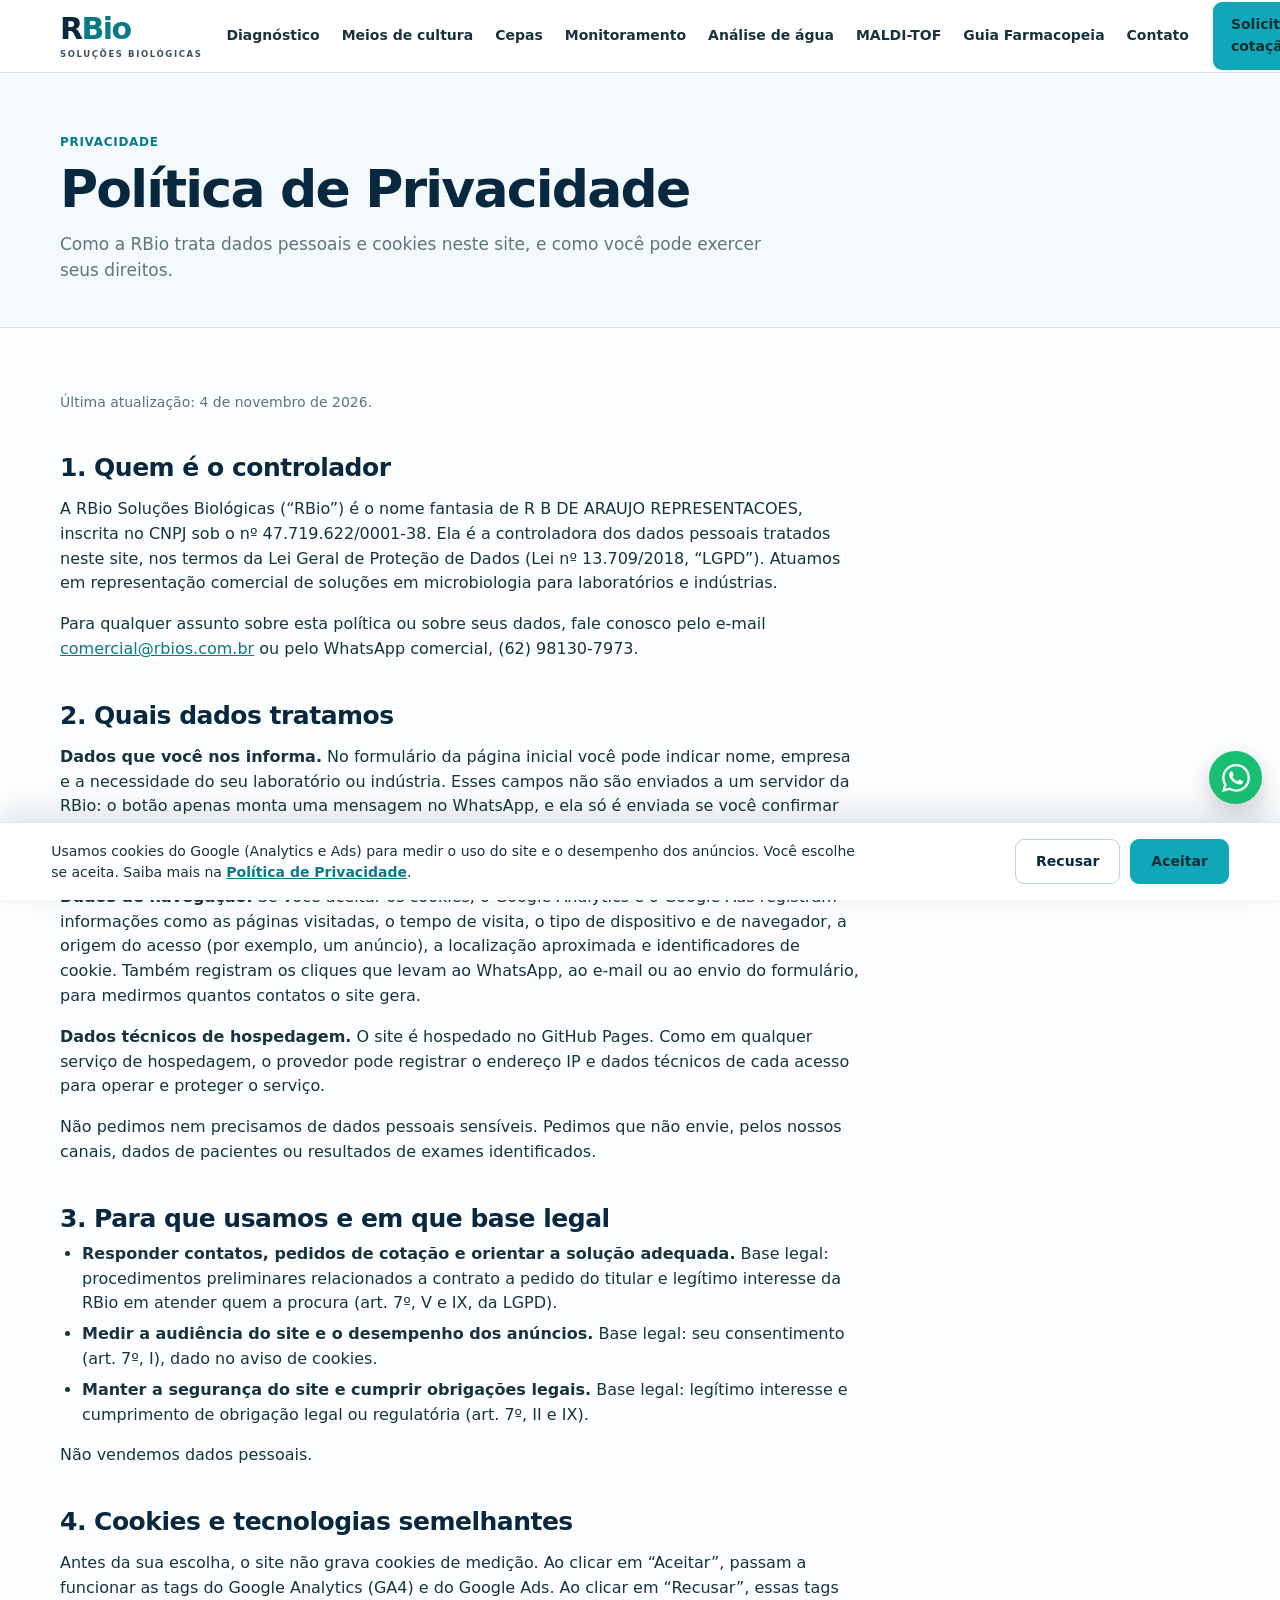
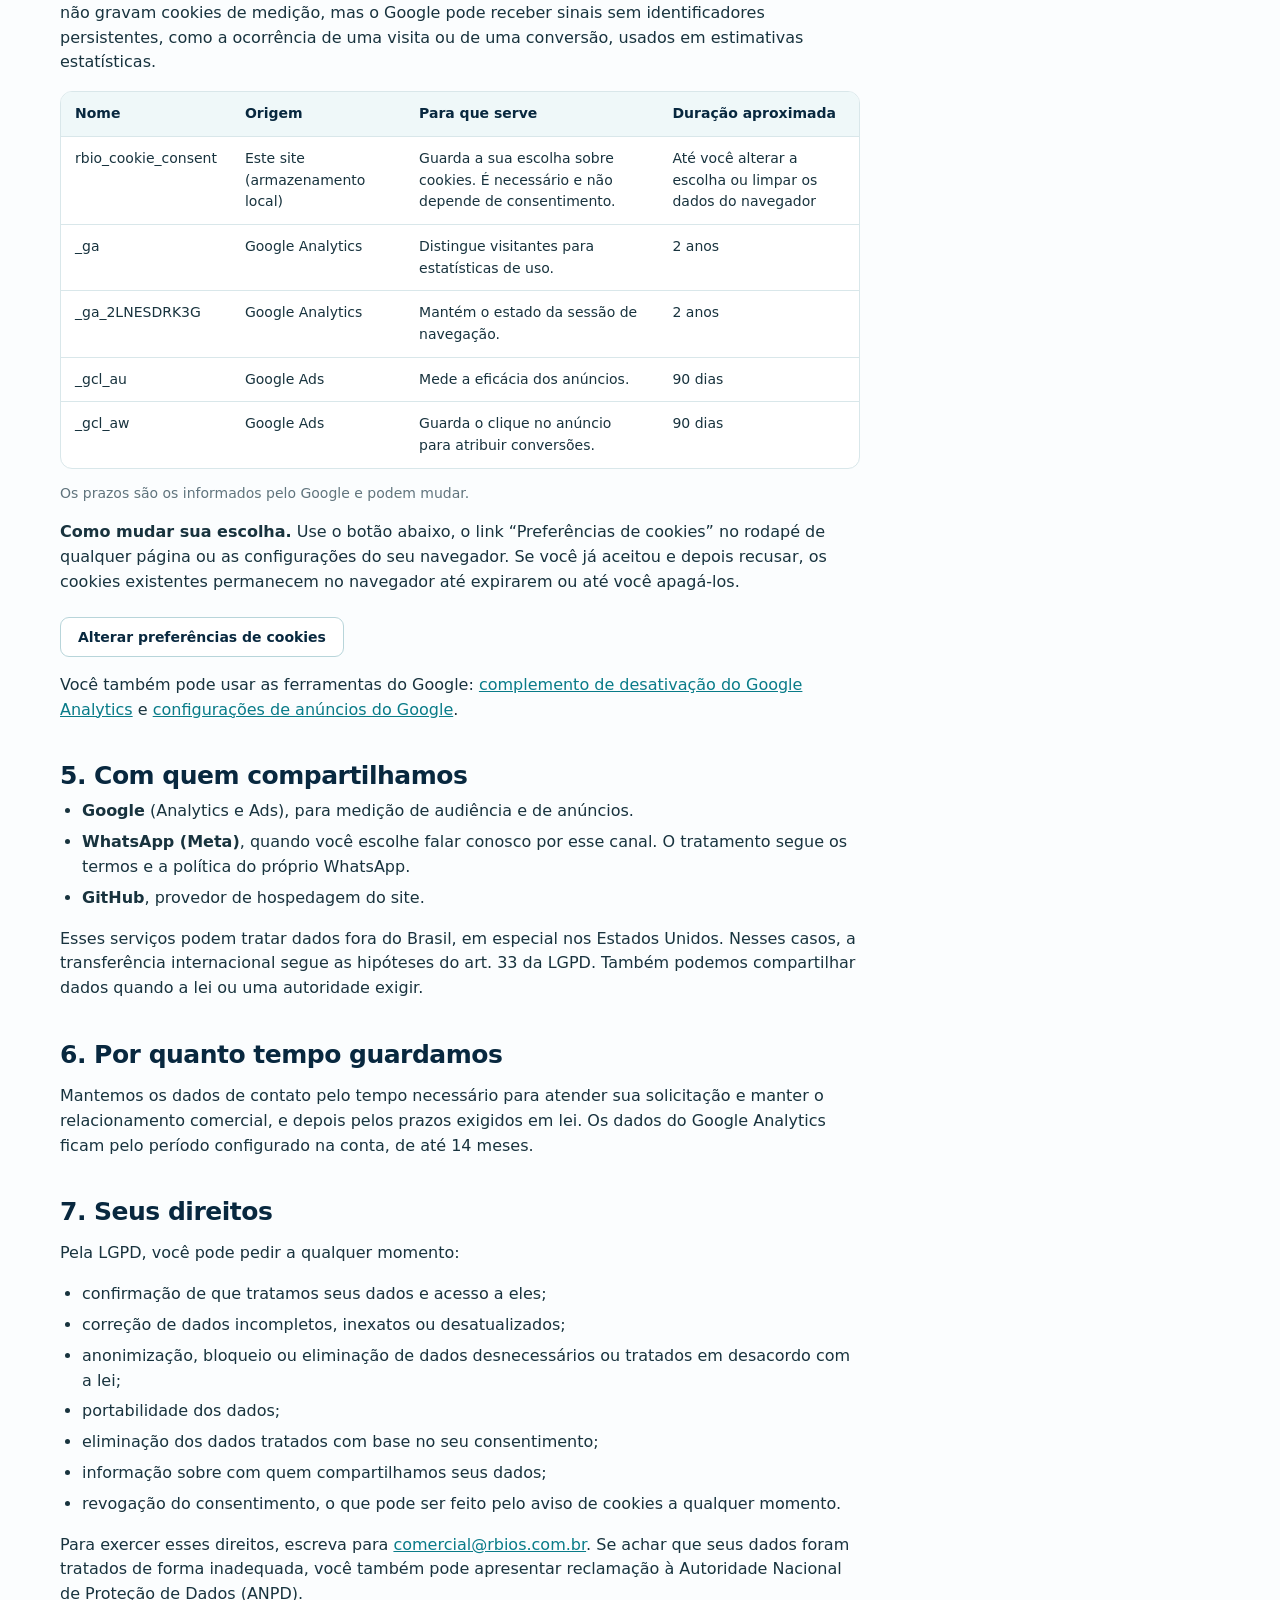
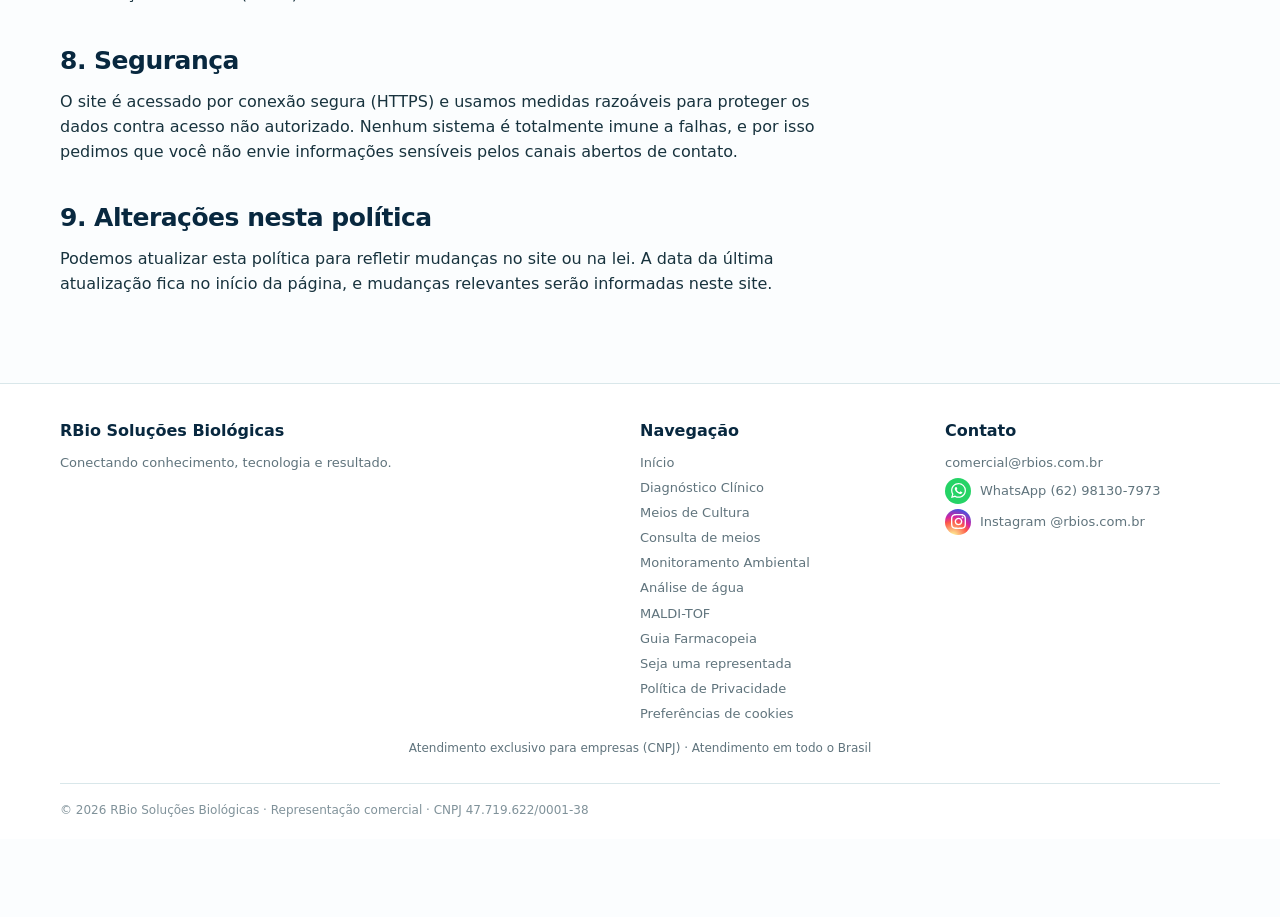
<file: politica-de-privacidade.html>
<!doctype html><html lang="pt-BR"><head><meta charset="utf-8"><meta name="viewport" content="width=device-width,initial-scale=1"><meta name="description" content="Como a RBio trata dados pessoais e cookies neste site, com base na LGPD, e como exercer seus direitos."><title>Política de Privacidade | RBio Soluções Biológicas</title><style>
:root{--navy:#08283f;--navy2:#0d4663;--cyan:#10a8b8;--cyan-dark:#087b88;--ice:#eff8f9;--text:#18333e;--muted:#60747d;--line:#d9e7ea;--white:#fff;--shadow:0 14px 40px rgba(8,40,63,.09)}
*{box-sizing:border-box}html{scroll-behavior:smooth;scroll-padding-top:88px}
body{margin:0;font-family:Inter,ui-sans-serif,system-ui,-apple-system,"Segoe UI",Roboto,Arial,sans-serif;color:var(--text);background:#fbfdfe;line-height:1.55}
a{text-decoration:none;color:inherit}.container{width:min(1160px,92%);margin:auto}
.header{position:sticky;top:0;z-index:50;background:rgba(255,255,255,.97);border-bottom:1px solid var(--line);backdrop-filter:blur(10px)}
.nav{min-height:72px;display:flex;align-items:center;justify-content:space-between;gap:24px}.brand{display:flex;align-items:center;gap:10px;color:var(--navy)}
.brand-mark{width:48px;height:48px;display:grid;place-items:center}.brand-mark svg{width:100%;height:100%}
.brand-wordmark{font-size:24px;line-height:1;font-weight:900;letter-spacing:-1.2px}.brand-wordmark i{color:var(--cyan);font-style:normal}
.brand-wordmark small{display:block;color:var(--cyan-dark);font-size:8px;letter-spacing:1.25px;font-weight:850;margin-top:5px;white-space:nowrap}
.menu{display:flex;align-items:center;gap:22px;font-size:14px;font-weight:750}.menu a:hover{color:var(--cyan-dark)}
.btn{display:inline-flex;align-items:center;justify-content:center;padding:11px 17px;border-radius:9px;font-size:14px;font-weight:800;border:1px solid transparent;transition:.2s}
.btn-primary{background:var(--cyan);color:#052e37}.btn-primary:hover{background:#0796a5;transform:translateY(-1px)}
.btn-outline{background:#fff;border-color:#b8d5da;color:var(--navy)}.btn-outline:hover{border-color:var(--cyan);color:var(--cyan-dark)}
.menu-toggle{display:none;border:1px solid var(--line);background:#fff;border-radius:8px;width:42px;height:42px;color:var(--navy);font-size:21px}
.mobile-menu{display:none;border-top:1px solid var(--line);background:#fff}.mobile-menu a{display:block;padding:14px 4%;border-bottom:1px solid var(--line);font-weight:750}
.eyebrow{display:inline-block;color:var(--cyan-dark);font-size:12px;font-weight:850;letter-spacing:.7px;text-transform:uppercase;margin-bottom:10px}
.hero{padding:72px 0 62px;background:#f4fafb;border-bottom:1px solid var(--line)}.hero-grid{display:grid;grid-template-columns:1.02fr .98fr;gap:58px;align-items:center}
.hero h1{font-size:clamp(40px,5vw,62px);line-height:1.03;letter-spacing:-2.6px;color:var(--navy);margin:0 0 18px;max-width:690px}
.hero p{font-size:18px;color:var(--muted);max-width:650px;margin:0}.actions{display:flex;gap:10px;flex-wrap:wrap;margin-top:25px}
.hero-visual,.media,.product-image{background:#fff;border:1px solid var(--line);border-radius:16px;padding:12px;box-shadow:var(--shadow)}
.hero-visual img,.media img{display:block;width:100%;height:390px;object-fit:cover;border-radius:10px}.badge{position:absolute;left:26px;bottom:25px;background:#fff;border:1px solid var(--line);border-radius:11px;padding:12px 15px;font-size:13px;font-weight:800;color:var(--navy);box-shadow:0 8px 25px rgba(8,40,63,.12)}
section{padding:72px 0}.split{display:grid;grid-template-columns:1fr 1fr;gap:55px;align-items:center}
h2{margin:0;color:var(--navy);font-size:36px;line-height:1.08;letter-spacing:-1.1px}.lead{font-size:17px;color:var(--muted);max-width:720px}.muted{color:var(--muted)}
.bullets{display:grid;grid-template-columns:1fr 1fr;gap:10px;margin:24px 0 26px}.check{padding:13px 14px;background:#fff;border:1px solid var(--line);border-radius:9px;font-size:14px;font-weight:700;color:var(--navy)}.check:before{content:"";display:inline-block;width:7px;height:7px;border-radius:50%;background:var(--cyan);margin:0 9px 1px 0}
.grid3{display:grid;grid-template-columns:repeat(3,1fr);gap:18px;margin-top:30px}.card{border:1px solid var(--line);border-radius:14px;background:#fff;overflow:hidden;box-shadow:0 6px 22px rgba(8,40,63,.035)}.card img{display:block;width:100%;height:245px;object-fit:contain;background:#f8fbfc;padding:18px}.card-body{padding:22px}.card-body h3{margin:0 0 7px;color:var(--navy);font-size:21px}.card-body p{margin:0;color:var(--muted);font-size:14px}
.band{background:#f6fafb;border-top:1px solid var(--line);border-bottom:1px solid var(--line)}.dark{background:var(--navy);color:#fff}.dark h2,.dark h3{color:#fff}.dark .muted{color:#c8dce2}.dark .card{background:#0d4663;border-color:rgba(255,255,255,.12)}.dark .card-body p{color:#c8dce2}
.mini-grid{display:grid;grid-template-columns:1fr 1fr;gap:14px;margin-top:18px}.mini{border:1px solid rgba(255,255,255,.13);background:rgba(255,255,255,.05);border-radius:11px;padding:17px}.mini h3{margin:0 0 4px;font-size:16px}.mini p{margin:0;color:#c8dce2;font-size:13px}
.cta{padding:42px 0}.cta-box{display:flex;justify-content:space-between;align-items:center;gap:25px;background:var(--ice);border:1px solid var(--line);border-radius:15px;padding:30px}.cta-box h2{font-size:28px}.cta-box p{margin:6px 0 0;color:var(--muted)}
footer{border-top:1px solid var(--line);padding:35px 0 20px;background:#fff}.footer-grid{display:grid;grid-template-columns:2fr 1fr 1fr;gap:30px}.footer-title{font-weight:850;color:var(--navy);margin-bottom:9px}footer a{display:block;color:var(--muted);font-size:13px;margin:5px 0}.copyright{border-top:1px solid var(--line);margin-top:25px;padding-top:17px;color:#80929a;font-size:12px}
.whatsapp{position:fixed;right:18px;bottom:18px;width:53px;height:53px;border-radius:50%;background:#18bf72;color:#fff;display:grid;place-items:center;z-index:60;box-shadow:0 8px 22px rgba(0,0,0,.18)}.whatsapp svg{width:25px;height:25px;fill:none;stroke:currentColor;stroke-width:2.2}
@media(max-width:860px){.container{width:min(94%,620px)}.menu,.nav>.btn-primary{display:none}.menu-toggle{display:block}.mobile-menu.open{display:block}.hero{padding:42px 0 38px}.hero-grid,.split{grid-template-columns:1fr;gap:28px}.hero h1{font-size:43px;letter-spacing:-1.8px}.hero p{font-size:16px}.hero-visual img,.media img{height:290px}section{padding:50px 0}h2{font-size:30px}.bullets,.grid3,.mini-grid{grid-template-columns:1fr}.cta-box{display:block;padding:24px}.cta-box .btn{margin-top:18px;width:100%}.footer-grid{grid-template-columns:1fr 1fr}.footer-grid>div:first-child{grid-column:1/-1}}

.water-hero .hero-visual img{height:410px;object-fit:contain;background:#f8fbfc;padding:24px}
.kicker-row{display:flex;gap:8px;flex-wrap:wrap;margin:18px 0 0}.pill{display:inline-flex;align-items:center;padding:7px 10px;border-radius:999px;background:#e9f7f8;color:var(--cyan-dark);font-size:12px;font-weight:800;border:1px solid #cfe8eb}
.metric-grid{display:grid;grid-template-columns:repeat(3,1fr);gap:16px;margin-top:30px}.metric{background:#fff;border:1px solid var(--line);border-radius:13px;padding:22px}.metric strong{display:block;color:var(--navy);font-size:26px;line-height:1.1}.metric span{display:block;color:var(--muted);font-size:13px;margin-top:7px}
.process{display:grid;grid-template-columns:repeat(3,1fr);gap:18px;margin-top:30px}.step{position:relative;background:#fff;border:1px solid var(--line);border-radius:14px;padding:24px}.step-no{width:34px;height:34px;border-radius:50%;display:grid;place-items:center;background:var(--navy);color:#fff;font-weight:850;font-size:13px;margin-bottom:15px}.step h3{margin:0 0 7px;color:var(--navy);font-size:19px}.step p{margin:0;color:var(--muted);font-size:14px}.method-box{background:var(--navy);color:#fff;border-radius:16px;padding:30px}.method-box h2{color:#fff}.method-box p{color:#c8dce2}.method-points{display:grid;grid-template-columns:1fr 1fr;gap:14px;margin-top:22px}.method-point{border:1px solid rgba(255,255,255,.13);background:rgba(255,255,255,.05);border-radius:11px;padding:17px}.method-point strong{display:block;color:#fff;margin-bottom:4px}.method-point span{font-size:13px;color:#c8dce2}
@media(max-width:860px){.water-hero .hero-visual img{height:290px;padding:16px}.metric-grid,.process,.method-points{grid-template-columns:1fr}}
.menu a{white-space:nowrap}
@media(max-width:1180px){.menu,.nav>.btn{display:none}.menu-toggle{display:block}}
</style>
<style>
.policy-hero{padding:56px 0 44px}.policy-hero h1{font-size:clamp(34px,4.4vw,52px);line-height:1.06;letter-spacing:-1.8px;color:var(--navy);margin:0 0 14px}.policy-hero p{font-size:17px;color:var(--muted);margin:0;max-width:720px}
.policy{max-width:800px;padding:50px 0 70px}.policy h2{font-size:25px;letter-spacing:-.5px;margin:40px 0 10px}.policy h2:first-child{margin-top:0}
.policy p,.policy li{font-size:16px;color:var(--text)}.policy ul{padding-left:22px;margin:10px 0 14px}.policy li{margin:6px 0}.policy a{color:var(--cyan-dark);text-decoration:underline}
.policy .updated{font-size:14px;color:var(--muted)}
.table-wrap{overflow-x:auto;border:1px solid var(--line);border-radius:12px;background:#fff;margin:14px 0 6px}
.policy table{border-collapse:collapse;width:100%;min-width:620px;font-size:14px}.policy th,.policy td{text-align:left;padding:11px 14px;border-bottom:1px solid var(--line);vertical-align:top}.policy th{background:var(--ice);color:var(--navy);font-weight:800}.policy tr:last-child td{border-bottom:0}
.policy .btn{margin-top:6px;text-decoration:none;cursor:pointer;font-family:inherit}
</style><link rel="canonical" href="https://rbios.com.br/politica-de-privacidade.html">
<link rel="icon" href="favicon.svg" type="image/svg+xml">
<meta name="theme-color" content="#0B2D4A">
<meta property="og:type" content="website">
<meta property="og:site_name" content="RBio Soluções Biológicas">
<meta property="og:locale" content="pt_BR">
<meta property="og:title" content="Política de Privacidade | RBio Soluções Biológicas">
<meta property="og:description" content="Como a RBio trata dados pessoais e cookies neste site, com base na LGPD, e como exercer seus direitos.">
<meta property="og:url" content="https://rbios.com.br/politica-de-privacidade.html">
<link rel="stylesheet" href="cookies.css">
<script src="cookies.js" defer></script>
<!-- Google Ads tag: RBio -->
<script async src="https://www.googletagmanager.com/gtag/js?id=AW-18527985961"></script>
<script src="tags.js"></script>
<style>.brand{gap:0}.brand-wordmark{font-size:30px;font-weight:800;letter-spacing:-1.6px}.brand-wordmark b{color:#08283f}.brand-wordmark i{color:#087b88;font-style:normal}.brand-wordmark small{font-size:8.5px;margin-top:6px;letter-spacing:1.6px;color:#08283f;opacity:.8}@media(max-width:650px){.brand-wordmark{font-size:26px}.brand-wordmark small{font-size:7.5px;letter-spacing:1.2px}}</style><style id="social-icons">footer a.social-link{display:flex;align-items:center;gap:9px}.social-badge{width:26px;height:26px;border-radius:50%;display:grid;place-items:center;flex:none;color:#fff}.social-badge svg{width:15px;height:15px;fill:currentColor}.social-badge.wa{background:#25d366}.social-badge.ig{background:radial-gradient(circle at 30% 107%,#fdf497 0%,#fdf497 5%,#fd5949 45%,#d6249f 60%,#285aeb 90%)}footer a.social-link:hover .social-badge{filter:brightness(1.08)}a.whatsapp svg{width:28px;height:28px;fill:#fff;stroke:none}</style></head><body><header class="header"><div class="container nav">
<a class="brand" href="index.html"><span class="brand-wordmark"><b>R</b><i>Bio</i><small>SOLUÇÕES BIOLÓGICAS</small></span></a>
<nav class="menu" aria-label="Navegação principal"><a href="diagnostico-clinico.html">Diagnóstico</a><a href="meios-de-cultura.html">Meios de cultura</a><a href="cepas-de-referencia.html">Cepas</a><a href="monitoramento-ambiental.html">Monitoramento</a><a href="analise-de-agua.html">Análise de água</a><a href="maldi.html">MALDI-TOF</a><a href="farmacopeia.html">Guia Farmacopeia</a><a href="index.html#contato">Contato</a></nav>
<a class="btn btn-primary" href="https://wa.me/5562981307973?text=Ol%C3%A1%2C%20RBio%21%0AGostaria%20de%20solicitar%20uma%20cota%C3%A7%C3%A3o." target="_blank" rel="noopener">Solicitar cotação</a>
<button class="menu-toggle" aria-label="Abrir menu" aria-expanded="false" aria-controls="mobileMenu" onclick="var m=document.getElementById('mobileMenu');this.setAttribute('aria-expanded',m.classList.toggle('open'))">☰</button>
</div><div class="mobile-menu" id="mobileMenu"><a href="index.html">Início</a><a href="diagnostico-clinico.html">Diagnóstico</a><a href="meios-de-cultura.html">Meios de cultura</a><a href="cepas-de-referencia.html">Cepas de referência</a><a href="monitoramento-ambiental.html">Monitoramento</a><a href="analise-de-agua.html">Análise de água</a><a href="maldi.html">MALDI-TOF</a><a href="farmacopeia.html">Guia Farmacopeia</a><a href="parcerias.html">Para fabricantes</a><a href="index.html#contato">Contato</a></div></header><main>
<section class="hero policy-hero"><div class="container"><span class="eyebrow">PRIVACIDADE</span><h1>Política de Privacidade</h1><p>Como a RBio trata dados pessoais e cookies neste site, e como você pode exercer seus direitos.</p></div></section>
<section style="padding:0"><div class="container"><div class="policy">
<p class="updated">Última atualização: 4 de novembro de 2026.</p>

<h2>1. Quem é o controlador</h2>
<p>A RBio Soluções Biológicas (“RBio”) é o nome fantasia de R B DE ARAUJO REPRESENTACOES, inscrita no CNPJ sob o nº 47.719.622/0001-38. Ela é a controladora dos dados pessoais tratados neste site, nos termos da Lei Geral de Proteção de Dados (Lei nº 13.709/2018, “LGPD”). Atuamos em representação comercial de soluções em microbiologia para laboratórios e indústrias.</p>
<p>Para qualquer assunto sobre esta política ou sobre seus dados, fale conosco pelo e-mail <a href="mailto:comercial@rbios.com.br">comercial@rbios.com.br</a> ou pelo WhatsApp comercial, (62) 98130-7973.</p>

<h2>2. Quais dados tratamos</h2>
<p><b>Dados que você nos informa.</b> No formulário da página inicial você pode indicar nome, empresa e a necessidade do seu laboratório ou indústria. Esses campos não são enviados a um servidor da RBio: o botão apenas monta uma mensagem no WhatsApp, e ela só é enviada se você confirmar no aplicativo. Se você escrever por e-mail ou WhatsApp, recebemos os dados que informar, como nome, empresa, telefone, e-mail e o conteúdo da mensagem.</p>
<p><b>Dados de navegação.</b> Se você aceitar os cookies, o Google Analytics e o Google Ads registram informações como as páginas visitadas, o tempo de visita, o tipo de dispositivo e de navegador, a origem do acesso (por exemplo, um anúncio), a localização aproximada e identificadores de cookie. Também registram os cliques que levam ao WhatsApp, ao e-mail ou ao envio do formulário, para medirmos quantos contatos o site gera.</p>
<p><b>Dados técnicos de hospedagem.</b> O site é hospedado no GitHub Pages. Como em qualquer serviço de hospedagem, o provedor pode registrar o endereço IP e dados técnicos de cada acesso para operar e proteger o serviço.</p>
<p>Não pedimos nem precisamos de dados pessoais sensíveis. Pedimos que não envie, pelos nossos canais, dados de pacientes ou resultados de exames identificados.</p>

<h2>3. Para que usamos e em que base legal</h2>
<ul>
<li><b>Responder contatos, pedidos de cotação e orientar a solução adequada.</b> Base legal: procedimentos preliminares relacionados a contrato a pedido do titular e legítimo interesse da RBio em atender quem a procura (art. 7º, V e IX, da LGPD).</li>
<li><b>Medir a audiência do site e o desempenho dos anúncios.</b> Base legal: seu consentimento (art. 7º, I), dado no aviso de cookies.</li>
<li><b>Manter a segurança do site e cumprir obrigações legais.</b> Base legal: legítimo interesse e cumprimento de obrigação legal ou regulatória (art. 7º, II e IX).</li>
</ul>
<p>Não vendemos dados pessoais.</p>

<h2 id="cookies">4. Cookies e tecnologias semelhantes</h2>
<p>Antes da sua escolha, o site não grava cookies de medição. Ao clicar em “Aceitar”, passam a funcionar as tags do Google Analytics (GA4) e do Google Ads. Ao clicar em “Recusar”, essas tags não gravam cookies de medição, mas o Google pode receber sinais sem identificadores persistentes, como a ocorrência de uma visita ou de uma conversão, usados em estimativas estatísticas.</p>
<div class="table-wrap"><table>
<thead><tr><th>Nome</th><th>Origem</th><th>Para que serve</th><th>Duração aproximada</th></tr></thead>
<tbody>
<tr><td>rbio_cookie_consent</td><td>Este site (armazenamento local)</td><td>Guarda a sua escolha sobre cookies. É necessário e não depende de consentimento.</td><td>Até você alterar a escolha ou limpar os dados do navegador</td></tr>
<tr><td>_ga</td><td>Google Analytics</td><td>Distingue visitantes para estatísticas de uso.</td><td>2 anos</td></tr>
<tr><td>_ga_2LNESDRK3G</td><td>Google Analytics</td><td>Mantém o estado da sessão de navegação.</td><td>2 anos</td></tr>
<tr><td>_gcl_au</td><td>Google Ads</td><td>Mede a eficácia dos anúncios.</td><td>90 dias</td></tr>
<tr><td>_gcl_aw</td><td>Google Ads</td><td>Guarda o clique no anúncio para atribuir conversões.</td><td>90 dias</td></tr>
</tbody></table></div>
<p class="updated">Os prazos são os informados pelo Google e podem mudar.</p>
<p><b>Como mudar sua escolha.</b> Use o botão abaixo, o link “Preferências de cookies” no rodapé de qualquer página ou as configurações do seu navegador. Se você já aceitou e depois recusar, os cookies existentes permanecem no navegador até expirarem ou até você apagá-los.</p>
<p><button type="button" class="btn btn-outline" data-cookie-prefs>Alterar preferências de cookies</button></p>
<p>Você também pode usar as ferramentas do Google: <a href="https://tools.google.com/dlpage/gaoptout" target="_blank" rel="noopener">complemento de desativação do Google Analytics</a> e <a href="https://adssettings.google.com" target="_blank" rel="noopener">configurações de anúncios do Google</a>.</p>

<h2>5. Com quem compartilhamos</h2>
<ul>
<li><b>Google</b> (Analytics e Ads), para medição de audiência e de anúncios.</li>
<li><b>WhatsApp (Meta)</b>, quando você escolhe falar conosco por esse canal. O tratamento segue os termos e a política do próprio WhatsApp.</li>
<li><b>GitHub</b>, provedor de hospedagem do site.</li>
</ul>
<p>Esses serviços podem tratar dados fora do Brasil, em especial nos Estados Unidos. Nesses casos, a transferência internacional segue as hipóteses do art. 33 da LGPD. Também podemos compartilhar dados quando a lei ou uma autoridade exigir.</p>

<h2>6. Por quanto tempo guardamos</h2>
<p>Mantemos os dados de contato pelo tempo necessário para atender sua solicitação e manter o relacionamento comercial, e depois pelos prazos exigidos em lei. Os dados do Google Analytics ficam pelo período configurado na conta, de até 14 meses.</p>

<h2>7. Seus direitos</h2>
<p>Pela LGPD, você pode pedir a qualquer momento:</p>
<ul>
<li>confirmação de que tratamos seus dados e acesso a eles;</li>
<li>correção de dados incompletos, inexatos ou desatualizados;</li>
<li>anonimização, bloqueio ou eliminação de dados desnecessários ou tratados em desacordo com a lei;</li>
<li>portabilidade dos dados;</li>
<li>eliminação dos dados tratados com base no seu consentimento;</li>
<li>informação sobre com quem compartilhamos seus dados;</li>
<li>revogação do consentimento, o que pode ser feito pelo aviso de cookies a qualquer momento.</li>
</ul>
<p>Para exercer esses direitos, escreva para <a href="mailto:comercial@rbios.com.br">comercial@rbios.com.br</a>. Se achar que seus dados foram tratados de forma inadequada, você também pode apresentar reclamação à Autoridade Nacional de Proteção de Dados (ANPD).</p>

<h2>8. Segurança</h2>
<p>O site é acessado por conexão segura (HTTPS) e usamos medidas razoáveis para proteger os dados contra acesso não autorizado. Nenhum sistema é totalmente imune a falhas, e por isso pedimos que você não envie informações sensíveis pelos canais abertos de contato.</p>

<h2>9. Alterações nesta política</h2>
<p>Podemos atualizar esta política para refletir mudanças no site ou na lei. A data da última atualização fica no início da página, e mudanças relevantes serão informadas neste site.</p>
</div></div></section>
</main><footer><div class="container footer-grid">
<div><div class="footer-title">RBio Soluções Biológicas</div><div style="font-size:13px;color:var(--muted)">Conectando conhecimento, tecnologia e resultado.</div></div>
<div><div class="footer-title">Navegação</div><a href="index.html">Início</a><a href="diagnostico-clinico.html">Diagnóstico Clínico</a><a href="meios-de-cultura.html">Meios de Cultura</a><a href="consulta-meios.html">Consulta de meios</a><a href="monitoramento-ambiental.html">Monitoramento Ambiental</a><a href="analise-de-agua.html">Análise de água</a><a href="maldi.html">MALDI-TOF</a><a href="farmacopeia.html">Guia Farmacopeia</a><a href="parcerias.html">Seja uma representada</a><a href="politica-de-privacidade.html">Política de Privacidade</a><a href="politica-de-privacidade.html#cookies" data-cookie-prefs>Preferências de cookies</a></div>
<div><div class="footer-title">Contato</div><a href="mailto:comercial@rbios.com.br">comercial@rbios.com.br</a><a class="social-link" href="https://wa.me/5562981307973" target="_blank" rel="noopener"><span class="social-badge wa" aria-hidden="true"><svg viewBox="0 0 24 24"><path d="M17.472 14.382c-.297-.149-1.758-.867-2.03-.967-.273-.099-.471-.148-.67.15-.197.297-.767.966-.94 1.164-.173.199-.347.223-.644.075-.297-.15-1.255-.463-2.39-1.475-.883-.788-1.48-1.761-1.653-2.059-.173-.297-.018-.458.13-.606.134-.133.298-.347.446-.52.149-.174.198-.298.298-.497.099-.198.05-.371-.025-.52-.075-.149-.669-1.612-.916-2.207-.242-.579-.487-.5-.669-.51-.173-.008-.371-.01-.57-.01-.198 0-.52.074-.792.372-.272.297-1.04 1.016-1.04 2.479 0 1.462 1.065 2.875 1.213 3.074.149.198 2.096 3.2 5.077 4.487.709.306 1.262.489 1.694.625.712.227 1.36.195 1.871.118.571-.085 1.758-.719 2.006-1.413.248-.694.248-1.289.173-1.413-.074-.124-.272-.198-.57-.347m-5.421 7.403h-.004a9.87 9.87 0 01-5.031-1.378l-.361-.214-3.741.982.998-3.648-.235-.374a9.86 9.86 0 01-1.51-5.26c.001-5.45 4.436-9.884 9.888-9.884 2.64 0 5.122 1.03 6.988 2.898a9.825 9.825 0 012.893 6.994c-.003 5.45-4.437 9.884-9.885 9.884m8.413-18.297A11.815 11.815 0 0012.05 0C5.495 0 .16 5.335.157 11.892c0 2.096.547 4.142 1.588 5.945L.057 24l6.305-1.654a11.882 11.882 0 005.683 1.448h.005c6.554 0 11.89-5.335 11.893-11.893a11.821 11.821 0 00-3.48-8.413Z"/></svg></span><span>WhatsApp <span style="white-space:nowrap">(62) 98130-7973</span></span></a><a class="social-link" href="https://www.instagram.com/rbios.com.br/" target="_blank" rel="noopener"><span class="social-badge ig" aria-hidden="true"><svg viewBox="0 0 24 24"><path d="M7.0301.084c-1.2768.0602-2.1487.264-2.911.5634-.7888.3075-1.4575.72-2.1228 1.3877-.6652.6677-1.075 1.3368-1.3802 2.127-.2954.7638-.4956 1.6365-.552 2.914-.0564 1.2775-.0689 1.6882-.0626 4.947.0062 3.2586.0206 3.6671.0825 4.9473.061 1.2765.264 2.1482.5635 2.9107.308.7889.72 1.4573 1.388 2.1228.6679.6655 1.3365 1.0743 2.1285 1.38.7632.295 1.6361.4961 2.9134.552 1.2773.056 1.6884.069 4.9462.0627 3.2578-.0062 3.668-.0207 4.9478-.0814 1.28-.0607 2.147-.2652 2.9098-.5633.7889-.3086 1.4578-.72 2.1228-1.3881.665-.6682 1.0745-1.3378 1.3795-2.1284.2957-.7632.4966-1.636.552-2.9124.056-1.2809.0692-1.6898.063-4.948-.0063-3.2583-.021-3.6668-.0817-4.9465-.0607-1.2797-.264-2.1487-.5633-2.9117-.3084-.7889-.72-1.4568-1.3876-2.1228C21.2982 1.33 20.628.9208 19.8378.6165 19.074.321 18.2017.1197 16.9244.0645 15.6471.0093 15.236-.005 11.977.0014 8.718.0076 8.31.0215 7.0301.0839m.1402 21.6932c-1.17-.0509-1.8053-.2453-2.2287-.408-.5606-.216-.96-.4771-1.3819-.895-.422-.4178-.6811-.8186-.9-1.378-.1644-.4234-.3624-1.058-.4171-2.228-.0595-1.2645-.072-1.6442-.079-4.848-.007-3.2037.0053-3.583.0607-4.848.05-1.169.2456-1.805.408-2.2282.216-.5613.4762-.96.895-1.3816.4188-.4217.8184-.6814 1.3783-.9003.423-.1651 1.0575-.3614 2.227-.4171 1.2655-.06 1.6447-.072 4.848-.079 3.2033-.007 3.5835.005 4.8495.0608 1.169.0508 1.8053.2445 2.228.408.5608.216.96.4754 1.3816.895.4217.4194.6816.8176.9005 1.3787.1653.4217.3617 1.056.4169 2.2263.0602 1.2655.0739 1.645.0796 4.848.0058 3.203-.0055 3.5834-.061 4.848-.051 1.17-.245 1.8055-.408 2.2294-.216.5604-.4763.96-.8954 1.3814-.419.4215-.8181.6811-1.3783.9-.4224.1649-1.0577.3617-2.2262.4174-1.2656.0595-1.6448.072-4.8493.079-3.2045.007-3.5825-.006-4.848-.0608M16.953 5.5864A1.44 1.44 0 1 0 18.39 4.144a1.44 1.44 0 0 0-1.437 1.4424M5.8385 12.012c.0067 3.4032 2.7706 6.1557 6.173 6.1493 3.4026-.0065 6.157-2.7701 6.1506-6.1733-.0065-3.4032-2.771-6.1565-6.174-6.1498-3.403.0067-6.156 2.771-6.1496 6.1738M8 12.0077a4 4 0 1 1 4.008 3.9921A3.9996 3.9996 0 0 1 8 12.0077"/></svg></span><span>Instagram @rbios.com.br</span></a></div>
</div><div class="container" style="font-size:12px;color:var(--muted);text-align:center;margin-top:10px">Atendimento exclusivo para empresas (CNPJ) · Atendimento em todo o Brasil</div><div class="container copyright">© 2026 RBio Soluções Biológicas · Representação comercial · CNPJ 47.719.622/0001-38</div></footer><a class="whatsapp" href="https://wa.me/5562981307973?text=Ol%C3%A1%2C%20RBio%21%20Gostaria%20de%20falar%20com%20a%20equipe%20comercial." aria-label="Falar com a RBio pelo WhatsApp" target="_blank" rel="noopener"><svg viewBox="0 0 24 24" aria-hidden="true"><path d="M17.472 14.382c-.297-.149-1.758-.867-2.03-.967-.273-.099-.471-.148-.67.15-.197.297-.767.966-.94 1.164-.173.199-.347.223-.644.075-.297-.15-1.255-.463-2.39-1.475-.883-.788-1.48-1.761-1.653-2.059-.173-.297-.018-.458.13-.606.134-.133.298-.347.446-.52.149-.174.198-.298.298-.497.099-.198.05-.371-.025-.52-.075-.149-.669-1.612-.916-2.207-.242-.579-.487-.5-.669-.51-.173-.008-.371-.01-.57-.01-.198 0-.52.074-.792.372-.272.297-1.04 1.016-1.04 2.479 0 1.462 1.065 2.875 1.213 3.074.149.198 2.096 3.2 5.077 4.487.709.306 1.262.489 1.694.625.712.227 1.36.195 1.871.118.571-.085 1.758-.719 2.006-1.413.248-.694.248-1.289.173-1.413-.074-.124-.272-.198-.57-.347m-5.421 7.403h-.004a9.87 9.87 0 01-5.031-1.378l-.361-.214-3.741.982.998-3.648-.235-.374a9.86 9.86 0 01-1.51-5.26c.001-5.45 4.436-9.884 9.888-9.884 2.64 0 5.122 1.03 6.988 2.898a9.825 9.825 0 012.893 6.994c-.003 5.45-4.437 9.884-9.885 9.884m8.413-18.297A11.815 11.815 0 0012.05 0C5.495 0 .16 5.335.157 11.892c0 2.096.547 4.142 1.588 5.945L.057 24l6.305-1.654a11.882 11.882 0 005.683 1.448h.005c6.554 0 11.89-5.335 11.893-11.893a11.821 11.821 0 00-3.48-8.413Z"/></svg></a><script src="turma-viva.js" defer></script>
</body></html>
</file>
<file: cookies.css>
.cookie-banner{position:fixed;left:0;right:0;bottom:0;z-index:70;background:#fff;border-top:1px solid #d9e7ea;box-shadow:0 -10px 30px rgba(8,40,63,.12);padding:16px 4%;display:flex;gap:18px;align-items:center;justify-content:space-between;flex-wrap:wrap;font:14px/1.5 Inter,ui-sans-serif,system-ui,-apple-system,"Segoe UI",Roboto,Arial,sans-serif;color:#18333e}
.cookie-banner p{margin:0;max-width:820px}
.cookie-banner a{color:#087b88;text-decoration:underline;font-weight:700}
.cookie-actions{display:flex;gap:10px}
.cookie-actions button{font:inherit;font-weight:800;padding:11px 20px;min-height:44px;border-radius:9px;border:1px solid #b8d5da;background:#fff;color:#08283f;cursor:pointer}
.cookie-actions button:hover{border-color:#10a8b8}
.cookie-actions button[data-c="granted"]{background:#10a8b8;border-color:#10a8b8;color:#052e37}
.cookie-actions button:focus-visible{outline:3px solid rgba(16,168,184,.5);outline-offset:2px}
body{padding-bottom:var(--cookie-h,0px)}
.whatsapp{bottom:calc(18px + var(--cookie-h,0px)) !important}
@media(max-width:600px){.cookie-banner{padding:12px 4%;font-size:13px;gap:12px}.cookie-actions{width:100%}.cookie-actions button{flex:1}}
@media(max-width:860px){footer{padding-bottom:84px}}
</file>
